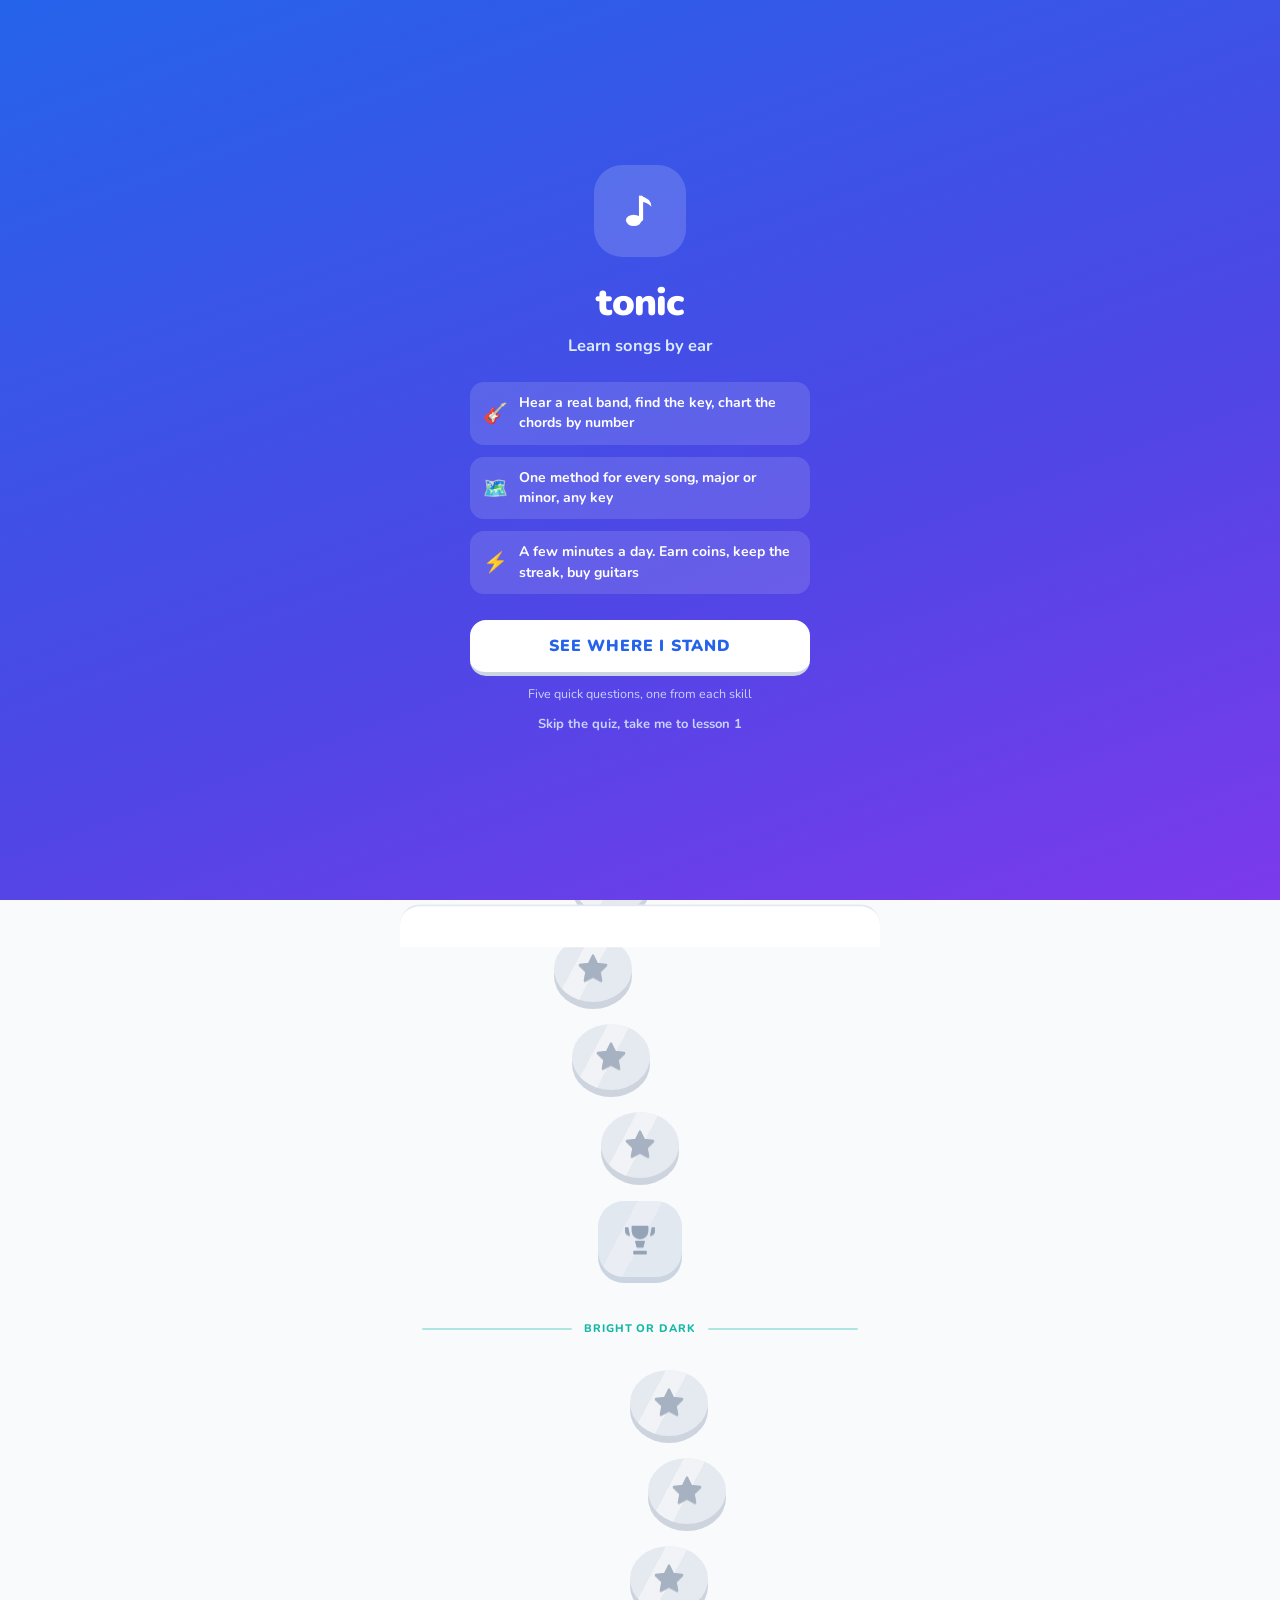
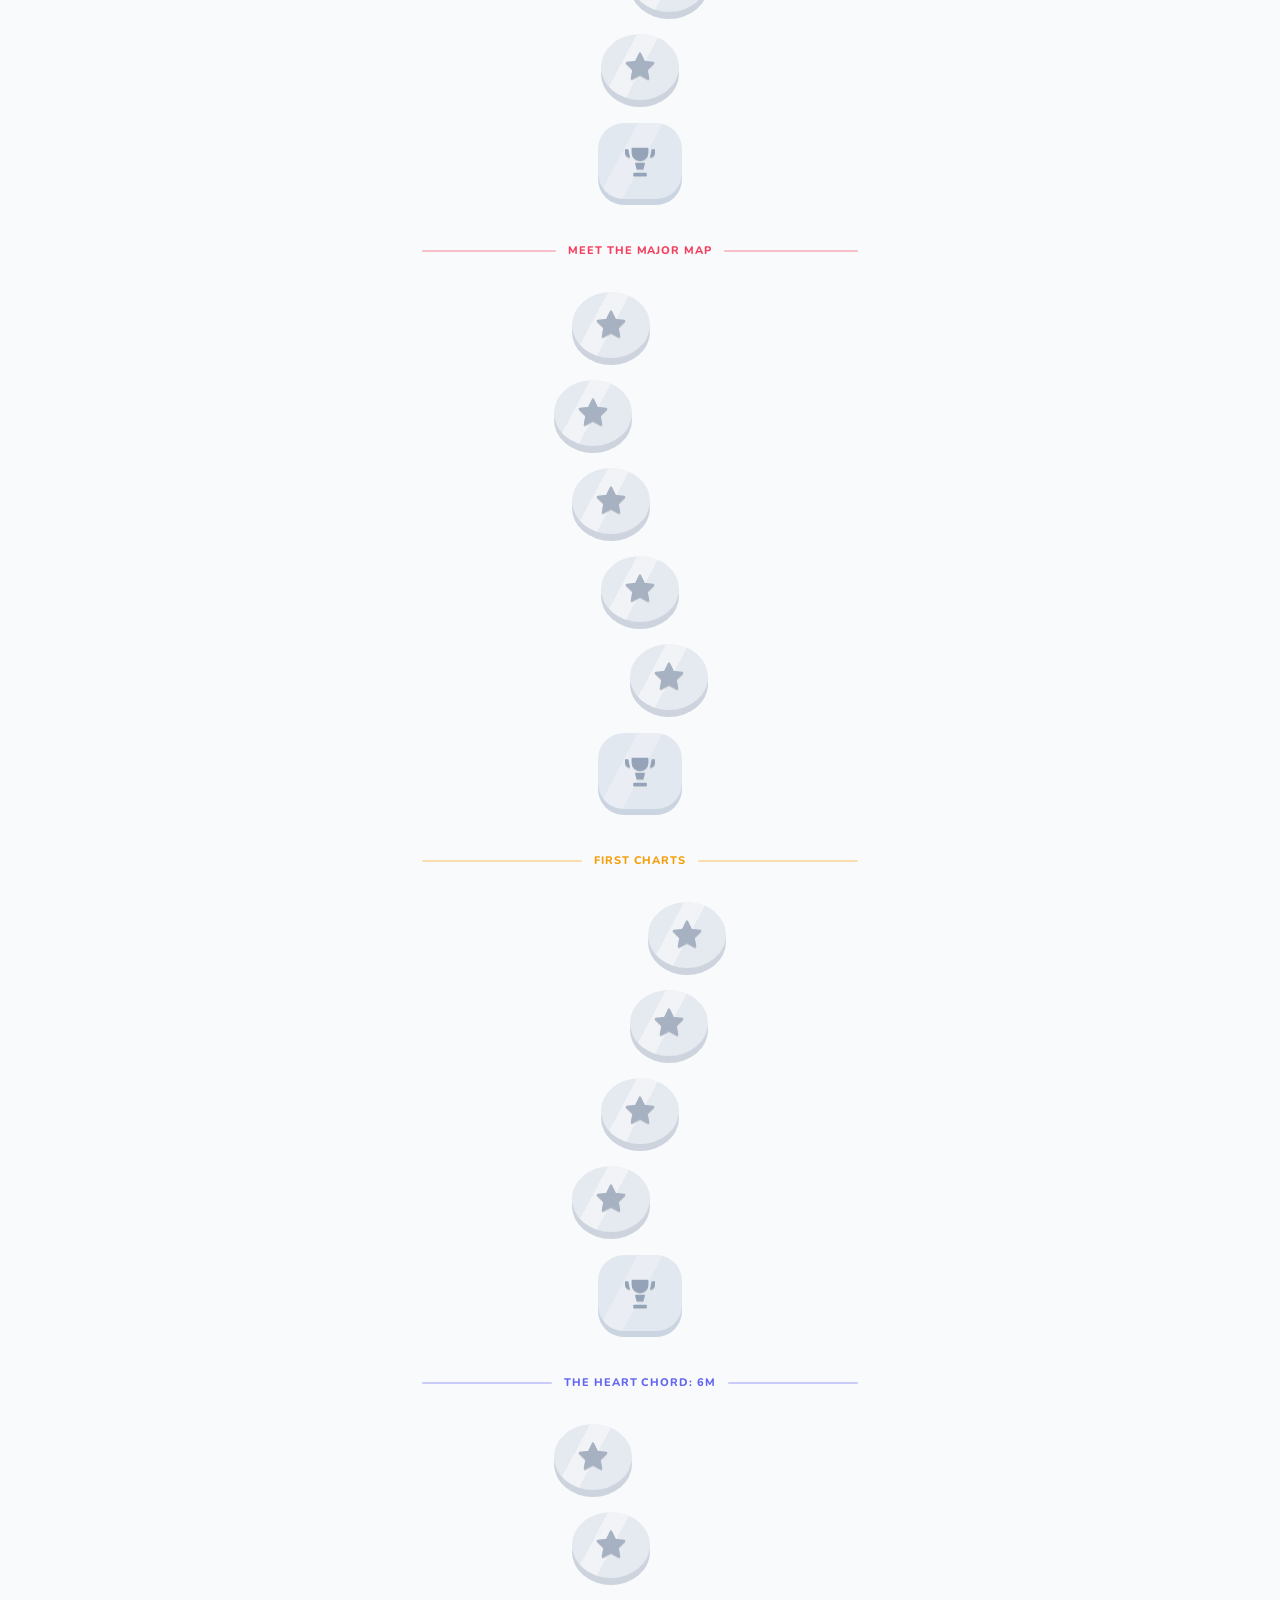
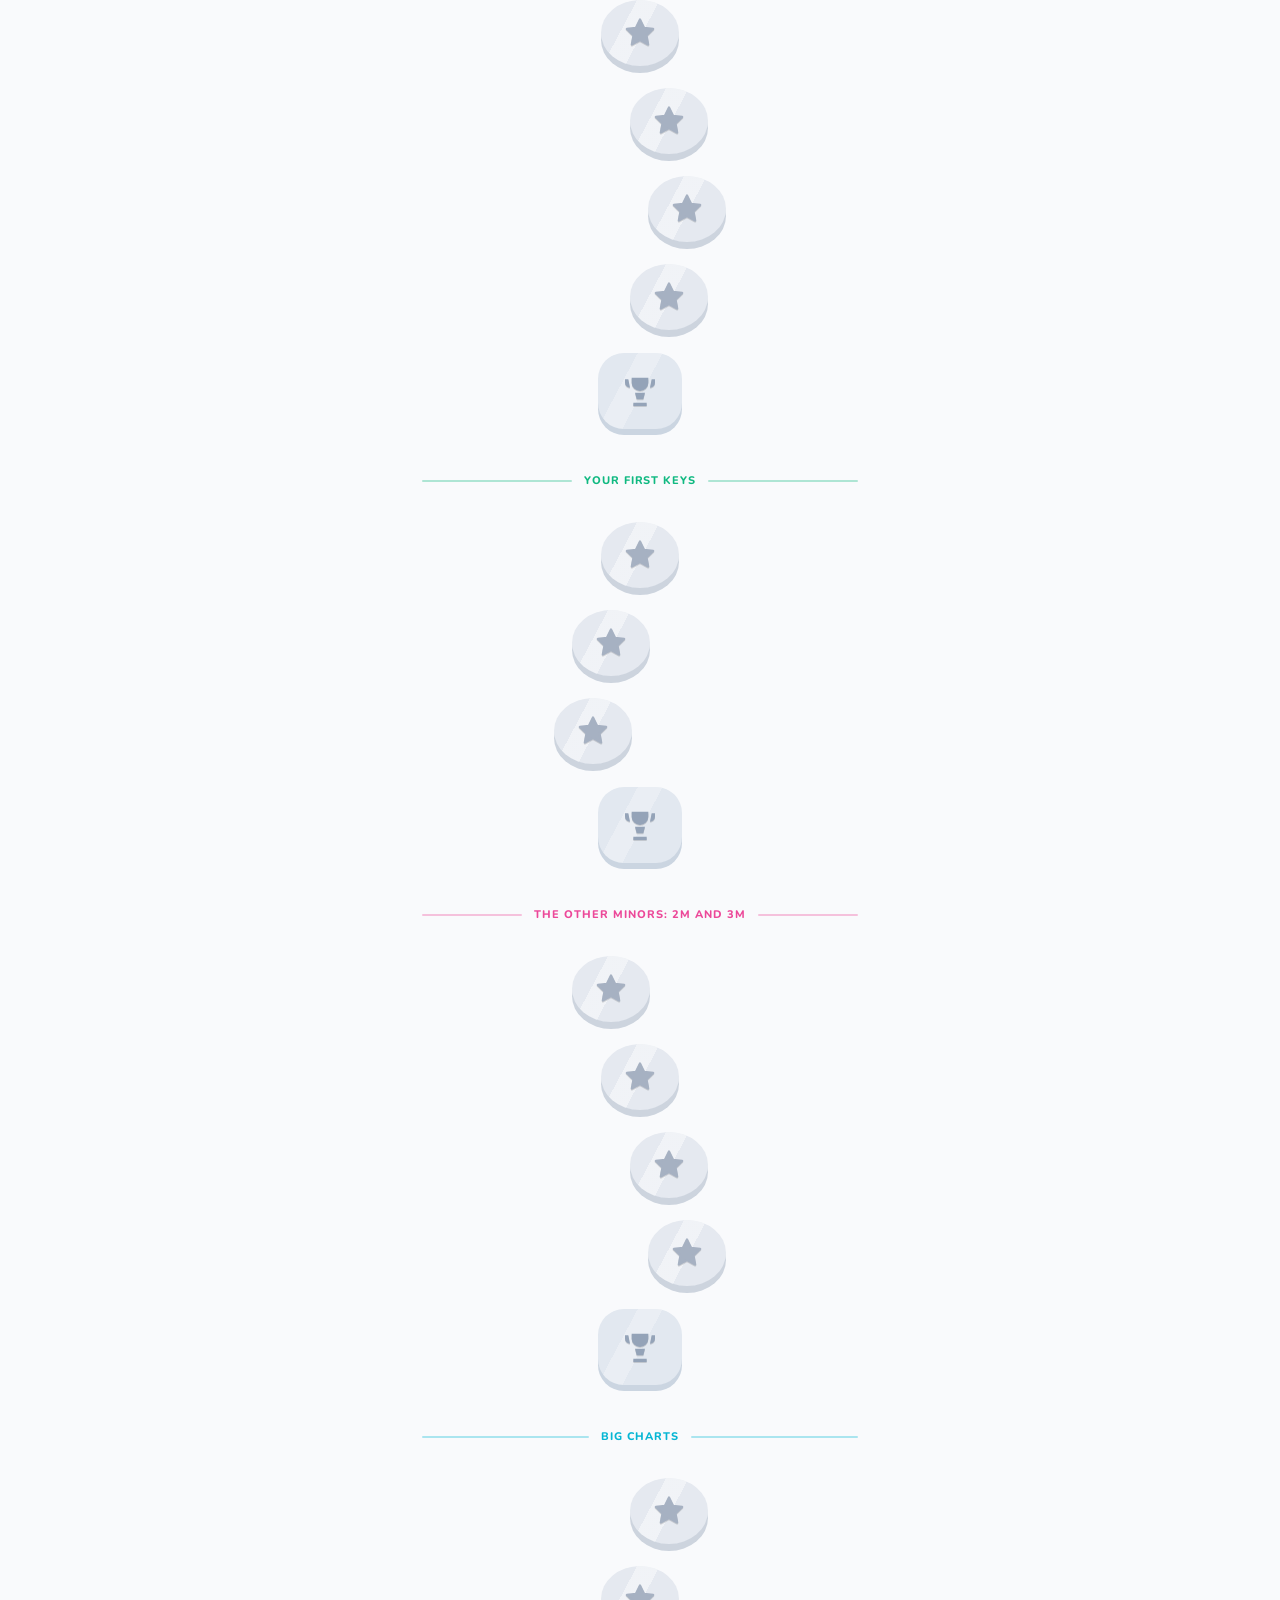
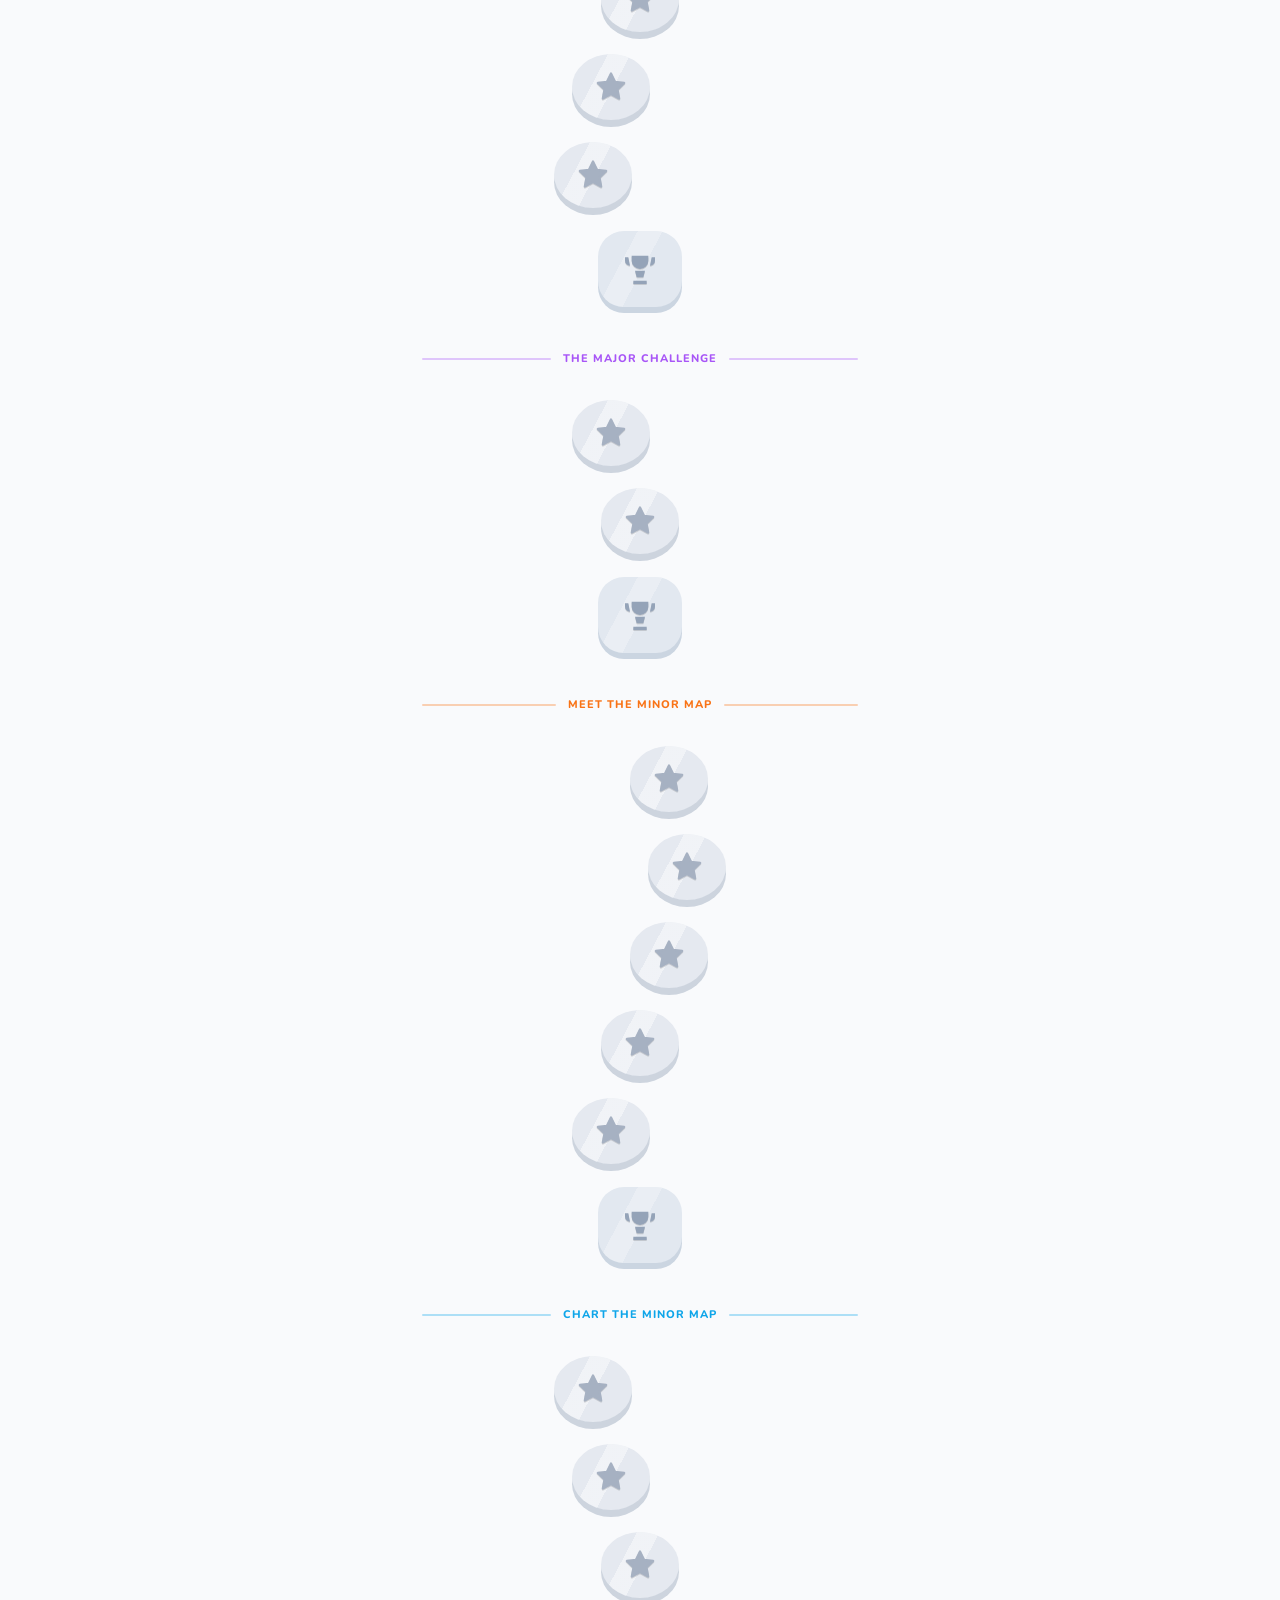
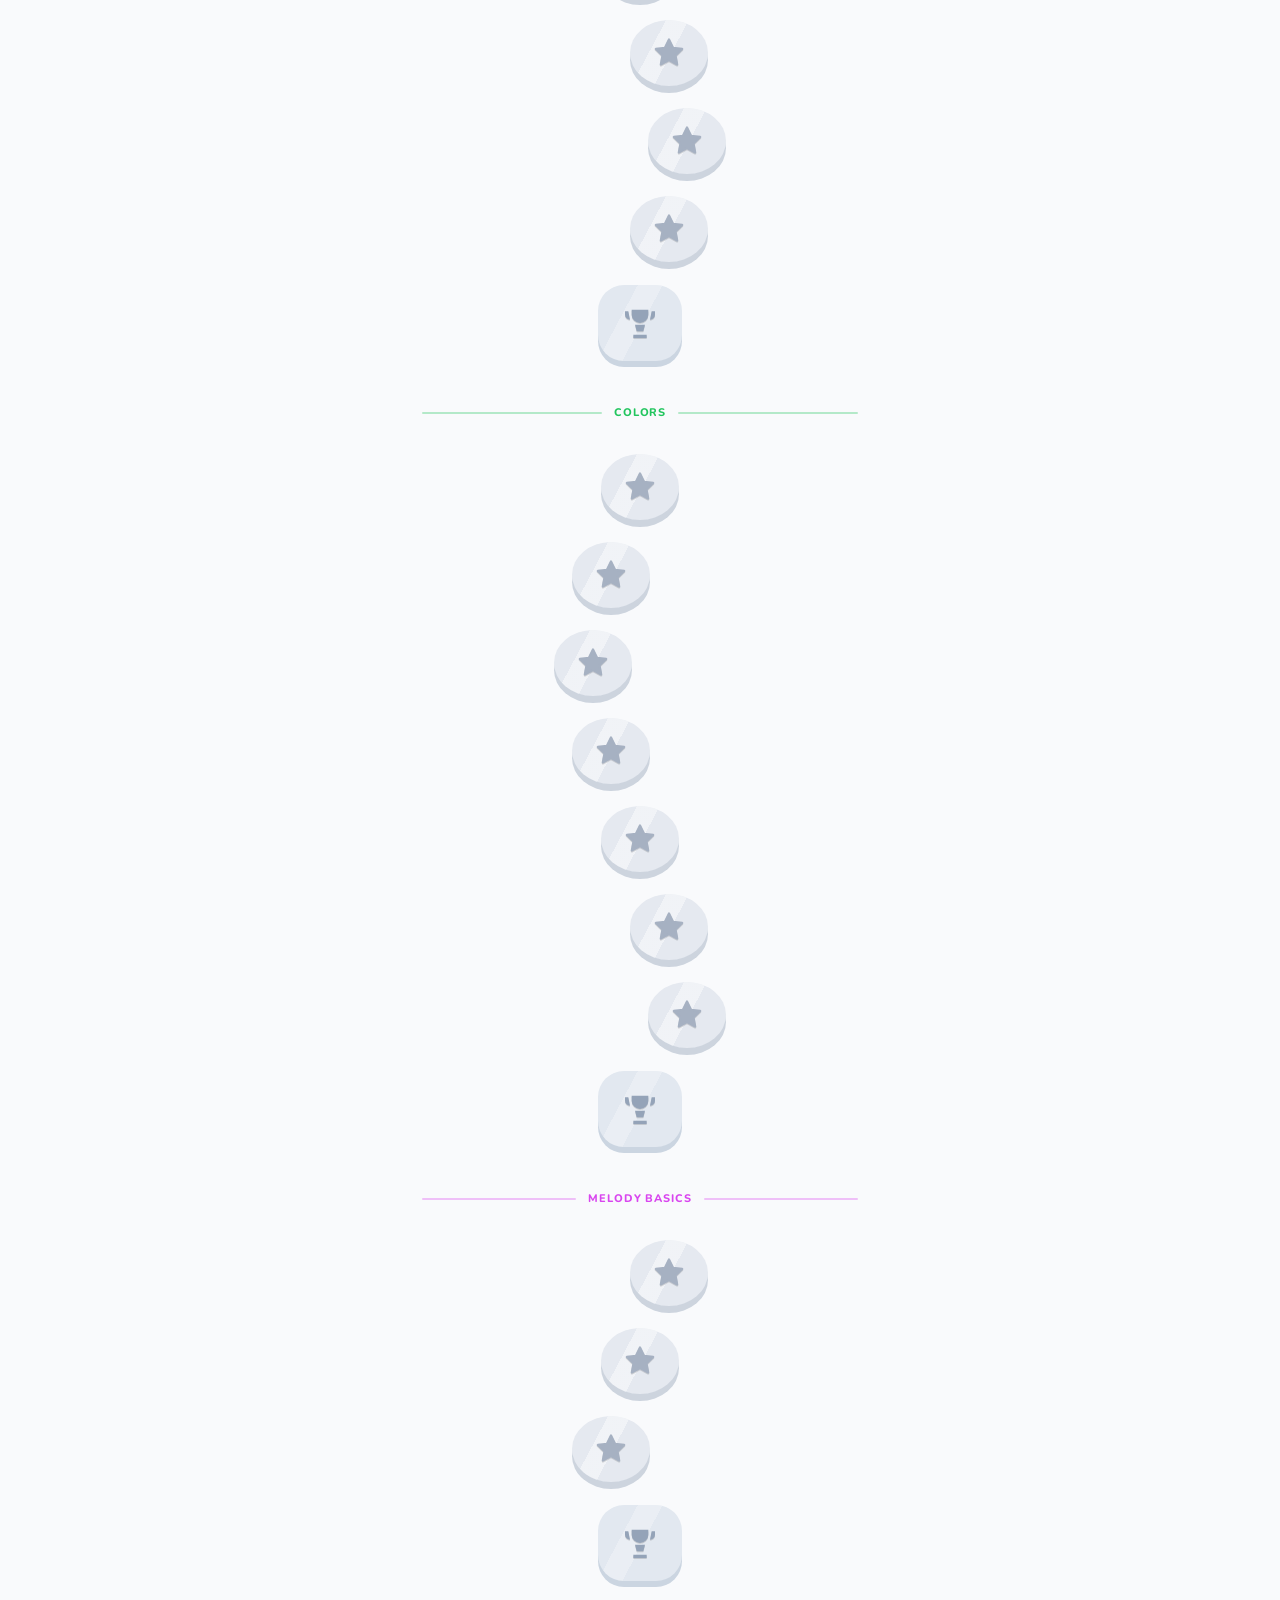
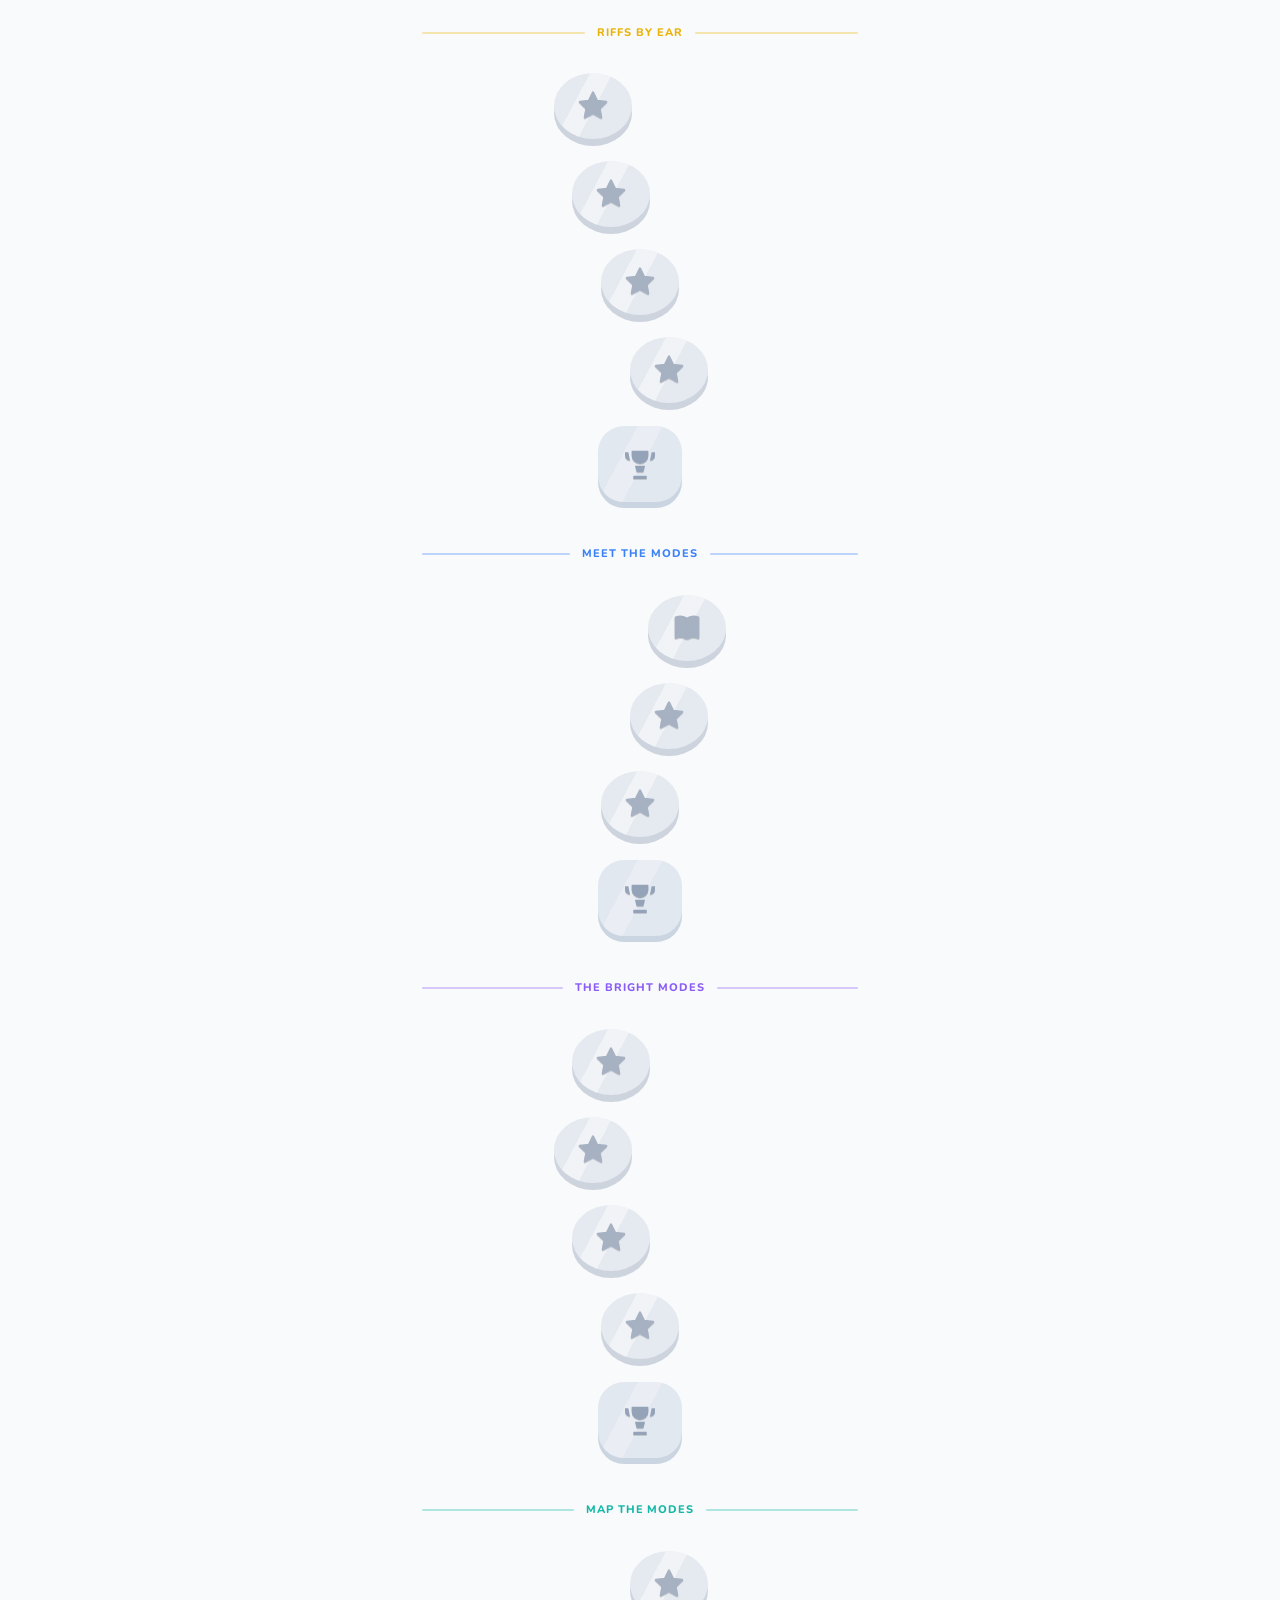
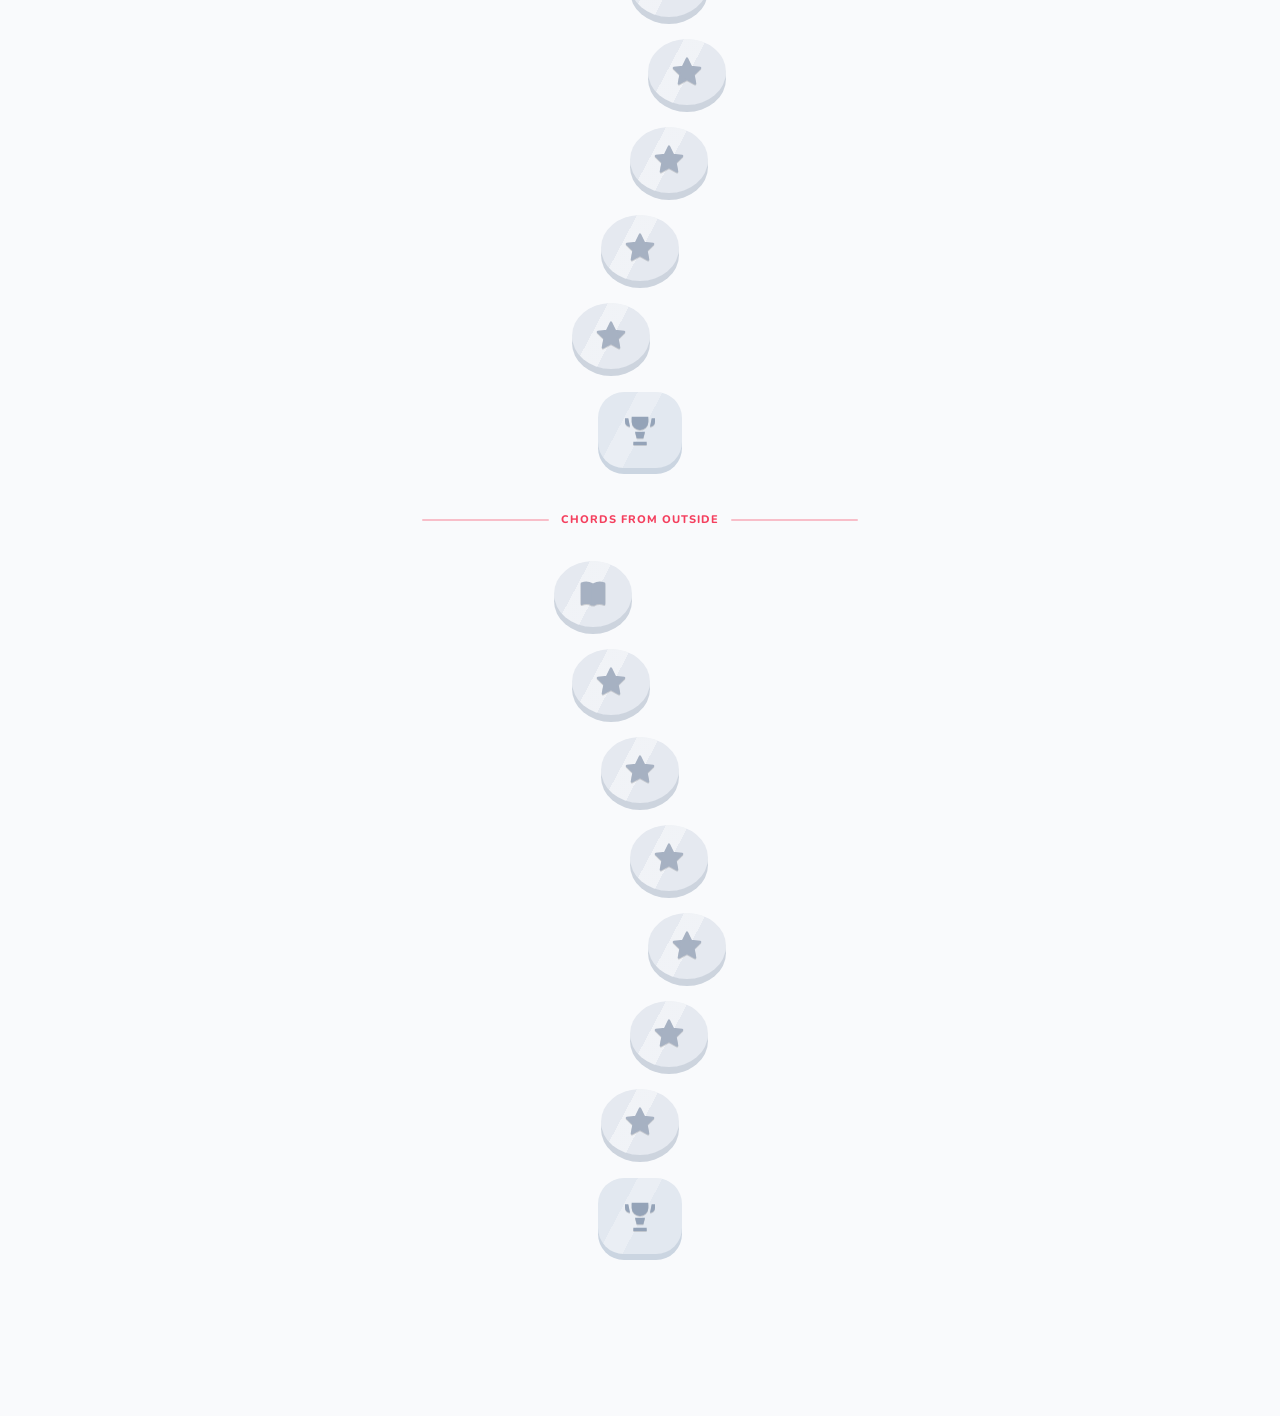
<file: index.html>
<!doctype html>
<html lang="en">
<head>
<meta charset="utf-8">
<meta name="viewport" content="width=device-width,initial-scale=1,viewport-fit=cover,user-scalable=no">
<meta name="theme-color" content="#2563eb">
<link rel="preconnect" href="https://fonts.googleapis.com">
<link rel="preconnect" href="https://fonts.gstatic.com" crossorigin>
<link href="https://fonts.googleapis.com/css2?family=Nunito:wght@700;800;900&display=swap" rel="stylesheet">
<title>Tonic: learn songs by ear</title>
<meta name="description" content="Train your ear to hear songs as numbers: find home, chart every chord, and play it in any key. Then learn to hear all seven modes. Free, in your browser.">
<link rel="icon" type="image/png" sizes="32x32" href="favicon-32.png">
<link rel="icon" type="image/png" sizes="512x512" href="icon-512.png">
<link rel="apple-touch-icon" href="apple-touch-icon.png">
<meta name="apple-mobile-web-app-title" content="Tonic">
<meta property="og:type" content="website">
<meta property="og:site_name" content="Tonic">
<meta property="og:url" content="https://oostler.github.io/oostler/">
<meta property="og:title" content="Tonic: learn songs by ear">
<meta property="og:description" content="Find home, hear every chord as a number, and play it in any key. Then the seven modes.">
<meta property="og:image" content="https://oostler.github.io/oostler/og.png">
<meta property="og:image:width" content="1200">
<meta property="og:image:height" content="630">
<meta property="og:image:alt" content="Tonic: learn songs by ear">
<meta name="twitter:card" content="summary_large_image">
<meta name="twitter:title" content="Tonic: learn songs by ear">
<meta name="twitter:description" content="Find home, hear every chord as a number, and play it in any key. Then the seven modes.">
<meta name="twitter:image" content="https://oostler.github.io/oostler/og.png">
<style>
:root{
  --bg:#f9fafc;--card:#ffffff;--fg:#1e293b;--muted:#64748b;--border:#e2e8f0;
  --blue:#2563eb;--blue-dk:#1d4ed8;--blue-press:#1e40af;--blue-soft:#dbeafe;--blue-mist:#eff6ff;
  --ok:#16a34a;--ok-soft:#dcfce7;--bad:#dc2626;--bad-soft:#fee2e2;--warn:#d97706;--warn-soft:#fef3c7;
  --r:18px;--r-sm:12px;
}
*{margin:0;padding:0;box-sizing:border-box;-webkit-tap-highlight-color:transparent}
html,body{height:100%}
body{font-family:'Nunito',-apple-system,BlinkMacSystemFont,'Segoe UI',Roboto,'Helvetica Neue',Arial,sans-serif;
  background:var(--bg);color:var(--fg);font-size:15px;line-height:1.45;
  -webkit-font-smoothing:antialiased;overscroll-behavior:none}
#app{max-width:480px;margin:0 auto;min-height:100%;display:flex;flex-direction:column;position:relative}
.screen{display:none;flex:1;flex-direction:column;padding-bottom:86px}
.screen.on{display:flex}
.pad{padding:18px 16px;display:flex;flex-direction:column;gap:14px}
h1{font-size:20px;font-weight:800}
h2{font-size:16px;font-weight:800}
h3{font-size:14px;font-weight:700}
.muted{color:var(--muted)}
.small{font-size:12.5px}
.tiny{font-size:11.5px}
.card{background:var(--card);border:2px solid var(--border);border-radius:var(--r);padding:15px}
.btn{display:inline-flex;align-items:center;justify-content:center;gap:8px;border:none;cursor:pointer;
  font-family:inherit;font-weight:800;border-radius:14px;font-size:15px;color:var(--fg);
  background:var(--card);border:2px solid var(--border);border-bottom-width:4px;padding:12px 18px;
  transition:transform .05s,filter .1s;user-select:none;-webkit-user-select:none}
.btn:active{transform:translateY(2px);border-bottom-width:2px;margin-bottom:2px}
.btn-blue{background:var(--blue);border-color:var(--blue-press);color:#fff}
.btn-ok{background:var(--ok);border-color:#15803d;color:#fff}
.btn-ghost{background:none;border-color:transparent;border-bottom-width:2px;color:var(--muted);font-weight:700}
.btn-block{display:flex;width:100%}
.btn-big{padding:15px 20px;font-size:16px;border-radius:16px}
.btn-sm{padding:8px 13px;font-size:13px;border-radius:11px;border-bottom-width:3px}
.btn:disabled{opacity:.55;pointer-events:none}
.row{display:flex;align-items:center;gap:10px}
.grow{flex:1;min-width:0}
.streak-chip{display:inline-flex;align-items:center;gap:5px;background:var(--warn-soft);color:#92400e;
  border-radius:999px;padding:5px 12px;font-weight:800;font-size:13px}
.today-chip{font-size:12.5px;font-weight:700;color:var(--muted)}
.hero{background:linear-gradient(140deg,#60a5fa,var(--blue) 72%);border:none;color:#fff;border-radius:22px;padding:20px 18px;
  box-shadow:0 6px 0 var(--blue-press)}
.hero h2{color:#fff;font-size:18px}
.hero .obj{color:#dbeafe;font-size:13.5px;margin-top:4px}
.hero .time{color:#bfdbfe;font-size:12px;margin-top:2px}
.hero .btn{margin-top:14px;background:#fff;color:var(--blue);border-color:#bfdbfe;width:100%;letter-spacing:.04em}
.unit-row{display:flex;align-items:center;gap:12px;padding:13px 15px;background:var(--card);
  border:2px solid var(--border);border-radius:var(--r);cursor:pointer}
.unit-row.locked{opacity:.5;cursor:default}
.unit-row.cur{border-color:var(--blue);box-shadow:0 0 0 1.5px var(--blue)}
.unit-ic{width:38px;height:38px;border-radius:50%;flex-shrink:0;display:flex;align-items:center;justify-content:center;
  font-size:16px;font-weight:800;background:var(--blue-mist);color:var(--blue)}
.unit-row.done .unit-ic{background:var(--ok-soft);color:var(--ok)}
.unit-name{font-weight:800;font-size:14.5px}
.unit-sub{font-size:12px;color:var(--muted)}
.lesson-list{display:flex;flex-direction:column;gap:6px;margin-top:8px}
.lesson-item{display:flex;align-items:center;gap:8px;padding:9px 12px;border-radius:var(--r-sm);
  background:var(--blue-mist);font-size:13px;font-weight:700;cursor:pointer}
.lesson-item .st{font-size:12px}
.skill-grid{display:grid;grid-template-columns:1fr 1fr;gap:10px}
.skill-tile{background:var(--card);border:2px solid var(--border);border-bottom-width:4px;border-radius:var(--r);
  padding:13px;cursor:pointer;display:flex;flex-direction:column;gap:3px}
.skill-tile:active{transform:translateY(2px)}
.skill-tile.locked{opacity:.5;pointer-events:none}
.skill-tile{min-width:0}
.skill-tile .nm{font-weight:800;font-size:13.5px;overflow-wrap:break-word}
.skill-tile .ac{font-size:11.5px;color:var(--muted)}
.bar{height:8px;background:var(--blue-mist);border-radius:99px;overflow:hidden}
.bar>div{height:100%;background:var(--blue);border-radius:99px;transition:width .3s}
.bar.g>div{background:var(--ok)}
.stat-grid{display:grid;grid-template-columns:1fr 1fr;gap:10px}
.stat{background:var(--card);border:2px solid var(--border);border-radius:var(--r);padding:13px;text-align:center}
.stat .v{font-size:22px;font-weight:800;color:var(--blue)}
.stat .l{font-size:11.5px;color:var(--muted);font-weight:700}
/* lesson runtime */
.les-head{display:flex;align-items:center;gap:11px;padding:13px 14px}
.les-head .bar{flex:1}
.x-btn{background:none;border:none;color:var(--muted);cursor:pointer;padding:6px;display:flex}
.x-btn svg{width:22px;height:22px;stroke:currentColor;fill:none;stroke-width:2.6;stroke-linecap:round}
.les-body{flex:1;display:flex;flex-direction:column;gap:14px;padding:8px 16px 130px}
.prompt{font-size:17px;font-weight:800;text-align:center;margin-top:6px}
.explain-card{background:var(--blue-mist);border:2px solid var(--blue-soft);border-radius:var(--r);padding:16px;font-size:14.5px}
.play-big{width:76px;height:76px;border-radius:50%;background:var(--blue);border:none;border-bottom:5px solid var(--blue-press);
  color:#fff;cursor:pointer;display:flex;align-items:center;justify-content:center;margin:4px auto}
.play-big:active{transform:translateY(2px);border-bottom-width:3px}
.play-big svg{width:30px;height:30px;fill:#fff;margin-left:4px}
.play-lbl{text-align:center;font-size:12px;color:var(--muted);font-weight:700;margin-top:-6px}
.choices{display:flex;flex-direction:column;gap:9px}
.choice{position:relative;display:flex;align-items:center;gap:10px;background:var(--card);border:2px solid var(--border);
  border-bottom-width:4px;border-radius:var(--r);padding:13px 15px;cursor:pointer;font-family:inherit;font-size:15px;
  font-weight:800;text-align:left;color:var(--fg)}
.choice:active{transform:translateY(2px);border-bottom-width:2px;margin-bottom:2px}
.choice .sub{display:block;font-size:12px;color:var(--muted);font-weight:600}
.choice.is-ok{border-color:var(--ok);background:var(--ok-soft)}
.choice.is-bad{border-color:var(--bad);background:var(--bad-soft);animation:shk .3s}
.choice:disabled{cursor:default}
.choice .mini-play{margin-left:auto;width:34px;height:34px;border-radius:50%;background:var(--blue-mist);color:var(--blue);
  display:flex;align-items:center;justify-content:center;flex-shrink:0}
.choice .mini-play svg{width:15px;height:15px;fill:currentColor;margin-left:2px}
@keyframes shk{0%,100%{transform:translateX(0)}25%{transform:translateX(-5px)}75%{transform:translateX(5px)}}
.slots{display:flex;gap:8px;justify-content:center;flex-wrap:wrap;min-height:52px}
.slot{width:52px;height:52px;border-radius:14px;border:2.5px dashed var(--border);display:flex;align-items:center;
  justify-content:center;font-weight:800;font-size:16px;background:var(--card)}
.slot.fill{border-style:solid;border-color:var(--blue);background:var(--blue-mist);color:var(--blue)}
.slots.many{gap:6px}.slots.many .slot{width:40px;height:46px;border-radius:12px;font-size:14px}
.tilebar.many .tile{min-width:46px;height:46px}
.slot.s-ok{border-color:var(--ok);background:var(--ok-soft);color:var(--ok)}
.slot.s-bad{border-color:var(--bad);background:var(--bad-soft);color:var(--bad)}
.tilebar{display:flex;gap:9px;justify-content:center;flex-wrap:wrap}
.tile{min-width:56px;height:52px;border-radius:14px;background:var(--card);border:2px solid var(--border);
  border-bottom-width:4px;font-family:inherit;font-size:16px;font-weight:800;cursor:pointer;color:var(--fg);padding:0 12px}
.tile:active{transform:translateY(2px);border-bottom-width:2px;margin-bottom:2px}
.tap-big{width:150px;height:150px;border-radius:50%;margin:10px auto;background:var(--blue);border:none;
  border-bottom:7px solid var(--blue-press);color:#fff;font-size:19px;font-weight:800;cursor:pointer;font-family:inherit}
.tap-big:active{transform:translateY(3px);border-bottom-width:4px}
.tap-count{text-align:center;font-weight:800;color:var(--blue);font-size:14px;min-height:20px}
.term{text-decoration:underline dotted 2px var(--blue);cursor:pointer;color:var(--blue);font-weight:800}
.fb{position:fixed;bottom:0;left:0;right:0;max-width:480px;margin:0 auto;background:var(--card);
  border-top:2.5px solid var(--border);padding:14px 16px calc(16px + env(safe-area-inset-bottom,0));
  transform:translateY(110%);transition:transform .2s;z-index:50;border-radius:20px 20px 0 0}
.fb.up{transform:translateY(0)}
.fb.is-ok{background:var(--ok-soft);border-color:var(--ok)}
.fb.is-bad{background:var(--bad-soft);border-color:var(--bad)}
.fb-title{font-weight:800;font-size:15px}
.fb.is-ok .fb-title{color:#15803d}
.fb.is-bad .fb-title{color:var(--bad)}
.fb-sub{font-size:13px;margin-top:2px;color:var(--fg)}
.fb-btns{display:flex;gap:8px;margin-top:11px}
.fb-btns .btn{flex:1}
.done-face{font-size:52px;text-align:center;margin-top:26px}
.done-acc{font-size:40px;font-weight:800;text-align:center;color:var(--blue)}
.done-note{text-align:center;color:var(--muted);font-size:14px;max-width:290px;margin:0 auto}
.sheet-wrap{position:fixed;inset:0;background:rgba(15,23,42,.45);z-index:80;display:none;align-items:flex-end;justify-content:center}
.sheet-wrap.on{display:flex}
.sheet{background:var(--card);border-radius:22px 22px 0 0;max-width:480px;width:100%;padding:20px 18px calc(24px + env(safe-area-inset-bottom,0))}
.sheet h3{font-size:16px;margin-bottom:6px;color:var(--blue)}
.sheet p{font-size:14px}
.sheet .btn{margin-top:14px;width:100%}
nav{position:fixed;bottom:0;left:0;right:0;max-width:480px;margin:0 auto;background:var(--card);
  border-top:2.5px solid var(--border);display:flex;height:68px;z-index:40;border-radius:20px 20px 0 0}
.nav-btn{flex:1;border:none;background:none;font-family:inherit;font-size:11px;font-weight:800;color:#94a3b8;
  display:flex;flex-direction:column;align-items:center;justify-content:center;gap:3px;cursor:pointer;
  padding-bottom:env(safe-area-inset-bottom,0)}
.nav-btn svg{width:23px;height:23px;stroke:currentColor;fill:none;stroke-width:2.2;stroke-linecap:round;stroke-linejoin:round}
.nav-btn.on{color:var(--blue)}
input[type=range]{width:100%;accent-color:var(--blue)}
.switch{position:relative;width:50px;height:29px;flex-shrink:0}
.switch input{opacity:0;width:0;height:0}
.switch span{position:absolute;inset:0;background:#cbd5e1;border-radius:99px;transition:.2s;cursor:pointer}
.switch span:before{content:'';position:absolute;width:23px;height:23px;border-radius:50%;background:#fff;top:3px;left:3px;transition:.2s}
.switch input:checked+span{background:var(--blue)}
.switch input:checked+span:before{transform:translateX(21px)}
.fret-wrap{overflow-x:auto}
.weak-item{display:flex;justify-content:space-between;padding:7px 0;border-bottom:1.5px solid var(--border);font-size:13.5px}
.weak-item:last-child{border-bottom:none}
.weak-item b{font-weight:800}
.weak-item .pc{color:var(--bad);font-weight:800}
.part-head{margin-top:16px;font-size:11px;font-weight:800;letter-spacing:.1em;text-transform:uppercase;color:var(--blue);display:flex;align-items:center;gap:8px}
.part-head:before,.part-head:after{content:'';height:2px;background:var(--blue-soft);flex:1;border-radius:2px}
.brand-row{display:flex;align-items:center;gap:9px}
.brand-mark{width:34px;height:34px;border-radius:11px;background:linear-gradient(135deg,var(--blue),var(--blue-dk));display:flex;align-items:center;justify-content:center;box-shadow:0 3px 0 #1e40af;flex-shrink:0}
.brand-mark svg{width:19px;height:19px;fill:#fff}
.brand-name{font-size:19px;font-weight:800;color:var(--blue);letter-spacing:-.02em}
.seat-row{display:flex;align-items:center;gap:12px;background:var(--card);border:2px solid var(--border);border-bottom-width:4px;border-radius:var(--r);padding:11px 14px;cursor:pointer}
.seat-row:active{transform:translateY(2px);border-bottom-width:2px;margin-bottom:2px}
.seat-row.home{border-color:var(--blue);background:var(--blue-mist)}
.seat-num{font-size:20px;font-weight:800;width:46px;color:var(--blue)}
.seat-tag{font-size:10.5px;font-weight:800;text-transform:uppercase;letter-spacing:.05em;border-radius:99px;padding:5px 12px;white-space:nowrap;flex-shrink:0}
.seat-tag.mj{background:var(--warn-soft);color:#92400e}
.seat-tag.mn{background:#ede9fe;color:#6d28d9}
.seat-tag.dm{background:var(--bad-soft);color:var(--bad)}
.seat-name{margin-left:auto;font-weight:800;font-size:16px}
.seat-right{margin-left:auto;display:flex;flex-direction:column;align-items:flex-end;gap:1px}
.seat-right .seat-name{margin-left:0}
.seat-mode{font-size:9.5px;font-weight:800;color:var(--muted);letter-spacing:.04em;text-transform:uppercase}
.mode-tog{display:flex;gap:8px}
.mode-tog .btn{flex:1}
.mode-tog .btn.on{background:var(--blue);border-color:var(--blue-press);color:#fff}
/* --- mode lens --- */
.km-modes{display:grid;grid-template-columns:repeat(4,1fr);gap:6px}
.mode-btn{padding:8px 3px;border:2px solid var(--border);border-bottom-width:3px;border-radius:12px;background:var(--card);
  font-family:inherit;font-weight:800;font-size:11px;color:var(--fg);cursor:pointer;line-height:1.25;
  display:flex;flex-direction:column;align-items:center;gap:1px;min-width:0}
.mode-btn .mb-n{white-space:nowrap;overflow:hidden;text-overflow:ellipsis;max-width:100%}
.mode-btn .mb-a{font-size:8.5px;font-weight:800;letter-spacing:.04em;text-transform:uppercase;color:var(--blue)}
.mode-btn.anchor{border-color:var(--blue);background:var(--blue-mist)}
.mode-btn.dim{opacity:.55}
.mode-btn.on{background:var(--blue);border-color:var(--blue-press);color:#fff;opacity:1}
.mode-btn.on .mb-a{color:#dbeafe}
.mode-btn:active{transform:translateY(1px);border-bottom-width:2px}
.km-legend{display:flex;gap:12px;justify-content:center;font-size:10px;font-weight:800;color:var(--muted);letter-spacing:.02em}
.km-legend i{display:inline-block;width:9px;height:9px;border-radius:3px;margin-right:4px;vertical-align:-1px}
.mode-head{background:var(--card);border:2px solid var(--border);border-bottom-width:4px;border-radius:16px;padding:12px 14px;display:flex;flex-direction:column;gap:9px}
.mh-top{display:flex;align-items:baseline;gap:8px;flex-wrap:wrap}
.mh-name{font-size:19px;font-weight:900}
.mh-alias{font-size:11px;font-weight:800;text-transform:uppercase;letter-spacing:.05em;color:var(--blue);background:var(--blue-mist);border-radius:99px;padding:3px 9px}
.mh-parent{font-size:11.5px;font-weight:700;color:var(--muted);width:100%}
.mh-feel{font-size:12.5px;font-weight:700;color:var(--fg)}
.iv-row{display:grid;grid-template-columns:repeat(7,1fr);gap:4px}
.iv-cell{border:2px solid var(--border);border-radius:9px;padding:6px 0;text-align:center;font-size:12px;font-weight:800;color:var(--muted);background:var(--bg)}
.iv-cell.chr{background:var(--warn-soft);border-color:#f59e0b;color:#92400e}
.iv-cell.root{background:var(--blue-mist);border-color:var(--blue);color:var(--blue)}
.iv-cell.alt{background:#fffbeb;border-color:#fcd34d;color:#b45309}
.mh-btns{display:flex;gap:7px;flex-wrap:wrap}
.mh-btns button{min-width:0}
@media (max-width:360px){.mh-btns{gap:5px}.mh-btns button{font-size:11px;padding:8px 2px}.kh-btn{font-size:11px;padding:7px 8px}}
.mh-btns button{flex:1;padding:9px 4px;border:2px solid var(--border);border-bottom-width:3px;border-radius:12px;background:var(--bg);
  font-family:inherit;font-weight:800;font-size:12px;color:var(--fg);cursor:pointer;white-space:nowrap}
.mh-btns button:active{transform:translateY(1px);border-bottom-width:2px}
.mh-chr{font-size:11.5px;font-weight:800;color:#92400e;background:var(--warn-soft);border-radius:10px;padding:7px 10px}
.mh-lbl{font-size:10px;font-weight:800;letter-spacing:.06em;text-transform:uppercase;color:var(--muted);margin-bottom:-4px}
.mh-form{font-size:12.5px;font-weight:800;color:var(--fg)}
.mh-form b{color:#b45309}
/* --- all-seven table (Start here) --- */
.mt-tog{display:flex;gap:6px;margin-bottom:8px}
.mt-tog button{flex:1;padding:8px 4px;border:2px solid var(--border);border-bottom-width:3px;border-radius:11px;background:var(--card);font-family:inherit;font-weight:800;font-size:12px;color:var(--fg);cursor:pointer}
.mt-tog button.on{background:var(--blue);border-color:var(--blue-press);color:#fff}
.mt-row{display:flex;align-items:center;gap:8px;background:var(--card);border:2px solid var(--border);border-bottom-width:3px;border-radius:13px;padding:7px 9px;margin-bottom:6px;cursor:pointer}
.mt-row:active{transform:translateY(2px);border-bottom-width:1px}
.mt-row.anchor{border-color:var(--blue);background:var(--blue-mist)}
.mt-name{width:84px;flex-shrink:0;display:flex;flex-direction:column;line-height:1.15}
.mt-name b{font-size:13px;font-weight:900}
.mt-name span{font-size:9px;font-weight:800;letter-spacing:.05em;text-transform:uppercase;color:var(--muted)}
.mt-row.anchor .mt-name span{color:var(--blue)}
.mt-cells{flex:1;display:grid;grid-template-columns:repeat(7,1fr);gap:3px;min-width:0}
.mt-cell{text-align:center;font-size:11px;font-weight:800;border-radius:7px;padding:4px 0;background:var(--bg);color:var(--fg);border:1.5px solid var(--border)}
.mt-cell.home{background:var(--blue);border-color:var(--blue);color:#fff}
.mt-cell.alt{background:var(--warn-soft);border-color:#f59e0b;color:#92400e}
/* --- mode chips on the chord map --- */
.mode-chip{font-size:9.5px;font-weight:800;letter-spacing:.04em;text-transform:uppercase;border-radius:99px;padding:3px 8px;border:1.5px solid var(--border);color:var(--muted);background:var(--card);cursor:pointer;font-family:inherit;white-space:nowrap}
.mode-chip.anchor{background:var(--blue);border-color:var(--blue-press);color:#fff}
.mode-chip:active{transform:translateY(1px)}
.key-head{background:var(--card);border:2px solid var(--blue);border-bottom-width:4px;border-radius:16px;padding:11px 13px;display:flex;flex-direction:column;gap:8px}
.kh-top{display:flex;align-items:center;gap:8px;flex-wrap:wrap}
.kh-name{font-size:18px;font-weight:900}
.kh-mode{font-size:10.5px;font-weight:800;text-transform:uppercase;letter-spacing:.05em;color:#fff;background:var(--blue);border-radius:99px;padding:3px 9px}
.kh-btn{margin-left:auto;padding:7px 11px;border:2px solid var(--border);border-bottom-width:3px;border-radius:11px;background:var(--bg);font-family:inherit;font-weight:800;font-size:12px;color:var(--fg);cursor:pointer;white-space:nowrap}
.kh-btn:active{transform:translateY(1px);border-bottom-width:2px}
.kh-form{font-size:11.5px;font-weight:700;color:var(--muted)}
.lp-head{display:flex;align-items:center;gap:9px;padding:2px 0 4px}
.streak-chip{margin-left:auto}
.km-card{display:flex;align-items:center;gap:10px;background:var(--card);border:2px solid var(--border);border-bottom-width:4px;border-radius:16px;padding:11px 14px;cursor:pointer;font-weight:800;font-size:14px;width:100%;font-family:inherit;color:var(--fg)}
.km-card:active{transform:translateY(2px);border-bottom-width:2px;margin-bottom:2px}
.km-card .km-emoji{font-size:20px}
.km-card .km-sub{font-size:11.5px;font-weight:600;color:var(--muted)}
.path{position:relative;padding:0 0 44px}
.unit-sec{position:relative}
.lp-header{position:sticky;top:66px;z-index:9;color:#fff;border-radius:16px;padding:13px 16px;margin:0 0 6px;box-shadow:0 4px 0 var(--lphd);transition:background-color .35s ease,box-shadow .35s ease}
.lp-header .ub-top{font-size:10px;font-weight:800;letter-spacing:.11em;text-transform:uppercase;opacity:.85}
.lp-header h3{color:#fff;font-size:15.5px;margin-top:1px}
.lp-header .ub-goal{color:#fff;opacity:.88;font-size:12px;margin-top:2px}
.lp-header .ub-prog{margin-top:9px;height:7px;background:rgba(255,255,255,.3);border-radius:99px;overflow:hidden}
.lp-header .ub-prog>div{height:100%;background:#fff;border-radius:99px;transition:width .3s}
.unit-divider{display:flex;align-items:center;gap:12px;margin:30px 6px 2px;color:var(--dvc,#94a3b8)}
.unit-divider:before,.unit-divider:after{content:'';height:2px;flex:1;background:currentColor;opacity:.32;border-radius:2px}
.unit-divider span{font-size:11px;font-weight:800;letter-spacing:.09em;text-transform:uppercase;white-space:nowrap;color:var(--dvc,#94a3b8)}
.unit-divider.first{display:none}
.unit-nodes{position:relative;padding:20px 0 10px;z-index:1}
.node-wrap{position:relative;display:flex;flex-direction:column;align-items:center;padding:11px 0;scroll-margin-top:170px}
.node{width:78px;height:66px;border-radius:50%;display:flex;align-items:center;justify-content:center;cursor:pointer;border:none;font-family:inherit;transition:transform .08s;position:relative;background:var(--nc);box-shadow:0 7px 0 var(--nd)}
.node:before{content:'';position:absolute;inset:0;border-radius:50%;background:linear-gradient(118deg,rgba(255,255,255,0) 32%,rgba(255,255,255,.28) 32%,rgba(255,255,255,.28) 52%,rgba(255,255,255,0) 52%);pointer-events:none}
.node:active{transform:translateY(5px);box-shadow:0 2px 0 var(--nd)}
.node.locked{background:#e5e9f0;box-shadow:0 7px 0 #cdd4de}
.node.locked svg{fill:#a6b1c2;stroke:#a6b1c2}
.node.locked:before{background:linear-gradient(118deg,rgba(255,255,255,0) 32%,rgba(255,255,255,.45) 32%,rgba(255,255,255,.45) 52%,rgba(255,255,255,0) 52%)}
.node.cur{width:88px;height:74px}
.node.cur:after{content:'';position:absolute;left:-9px;right:-9px;top:-9px;bottom:-9px;border-radius:50%;border:4px solid var(--nc);animation:pulse 1.8s ease-out infinite;pointer-events:none}
@keyframes pulse{0%{transform:scale(1);opacity:.55}70%{opacity:.06}100%{transform:scale(1.38);opacity:0}}
.node svg{width:34px;height:34px;filter:drop-shadow(0 1.5px 0 rgba(0,0,0,.14))}
.node svg,.node.cur svg{fill:#fff;stroke:#fff}
.node.just{animation:justPop .55s cubic-bezier(.34,1.56,.64,1)}
@keyframes justPop{0%{transform:scale(.6)}60%{transform:scale(1.14)}100%{transform:scale(1)}}
.start-bubble{position:absolute;top:-36px;left:50%;transform:translateX(-50%);background:#fff;color:var(--nc);font-weight:900;font-size:12px;letter-spacing:.09em;padding:6px 14px;border-radius:12px;box-shadow:0 3px 0 rgba(148,163,184,.55);white-space:nowrap;z-index:3}
.start-bubble:after{content:'';position:absolute;bottom:-5px;left:50%;transform:translateX(-50%);border:6px solid transparent;border-top-color:#fff;border-bottom:0}
@keyframes bob{0%,100%{transform:translateY(0)}50%{transform:translateY(-6px)}}
.unit-trophy{display:flex;flex-direction:column;align-items:center;gap:7px;padding:12px 0 4px}
.unit-trophy .tnode{width:84px;height:76px;border-radius:26px;display:flex;align-items:center;justify-content:center;background:var(--nc);box-shadow:0 7px 0 var(--nd);cursor:pointer;position:relative;overflow:hidden}
.unit-trophy .tnode:before{content:'';position:absolute;inset:0;background:linear-gradient(118deg,rgba(255,255,255,0) 32%,rgba(255,255,255,.28) 32%,rgba(255,255,255,.28) 52%,rgba(255,255,255,0) 52%)}
.unit-trophy .tnode svg{width:40px;height:40px;fill:#fff;filter:drop-shadow(0 1.5px 0 rgba(0,0,0,.14))}
.unit-trophy.dim .tnode{filter:saturate(.45) brightness(1.25) opacity(.9)}
.unit-trophy.grey .tnode{background:#e2e8f0;box-shadow:0 6px 0 #cbd5e1}
.unit-trophy.grey .tnode svg{fill:#94a3b8}
.read-card{background:var(--blue-mist);border:2px solid var(--blue-soft);border-radius:var(--r);padding:18px;font-size:15px;line-height:1.5}
.read-h{font-size:19px;font-weight:800;text-align:center;margin-top:8px}
.read-demo{display:inline-flex;align-items:center;gap:8px;background:var(--blue);color:#fff;border:none;border-bottom:4px solid var(--blue-press);border-radius:13px;padding:11px 18px;font-family:inherit;font-weight:800;font-size:14px;cursor:pointer;margin:2px auto}
.read-demo:active{transform:translateY(2px);border-bottom-width:2px}
.read-demo svg{width:16px;height:16px;fill:#fff}
.read-dots{display:flex;gap:6px;justify-content:center;margin-top:4px}
.read-dots span{width:7px;height:7px;border-radius:50%;background:var(--border)}
.read-dots span.on{background:var(--blue)}
.lp-stats{position:sticky;top:0;z-index:30;background:var(--bg);display:flex;align-items:center;gap:16px;padding:12px 4px 14px;min-height:58px}
.brand-mini{width:30px;height:30px;border-radius:9px;background:linear-gradient(135deg,var(--blue),var(--blue-dk));display:flex;align-items:center;justify-content:center;box-shadow:0 2px 0 #1e40af;flex-shrink:0}
.brand-mini svg{width:16px;height:16px;fill:#fff}
.spill{display:inline-flex;align-items:center;gap:6px;font-weight:800;font-size:15.5px}
.spill svg{width:20px;height:20px}
.spill.streak{color:#f59e0b}
.spill.xp{color:#2563eb}
.lp-km{margin-left:auto;width:40px;height:40px;border-radius:12px;background:var(--card);border:2px solid var(--border);border-bottom-width:4px;display:flex;align-items:center;justify-content:center;cursor:pointer;font-size:19px}
.lp-km:active{transform:translateY(2px);border-bottom-width:2px}
.emap{margin-top:10px}
.emap-tog{display:flex;gap:8px;margin-bottom:10px}
.emap-tog button{flex:1;padding:8px 0;border:2px solid var(--border);border-bottom-width:3px;border-radius:11px;background:var(--card);font-family:inherit;font-weight:800;font-size:13px;color:var(--fg);cursor:pointer}
.emap-tog button.on{background:var(--blue);border-color:var(--blue-press);color:#fff}
.emap-keys{display:grid;grid-template-columns:repeat(3,1fr);gap:6px;margin-bottom:10px}
.emap-keys button{padding:10px 4px;border:2px solid var(--border);border-radius:11px;background:var(--card);font-family:inherit;font-weight:800;font-size:11.5px;color:var(--fg);cursor:pointer;line-height:1.2;white-space:nowrap;overflow:hidden;text-overflow:ellipsis}
.emap-keys button.on{background:var(--blue);border-color:var(--blue-press);color:#fff}
.emap-seat{display:flex;align-items:center;gap:11px;background:var(--card);border:2px solid var(--border);border-bottom-width:3px;border-radius:13px;padding:9px 12px;cursor:pointer;margin-bottom:6px}
.emap-seat:active{transform:translateY(2px);border-bottom-width:1px}
.emap-seat.home{border-color:var(--blue);background:var(--blue-mist)}
.emap-seat .es-num{font-size:18px;font-weight:800;width:40px;color:var(--blue)}
.emap-seat .es-tag{font-size:10px;font-weight:800;text-transform:uppercase;letter-spacing:.05em;border-radius:99px;padding:5px 11px;white-space:nowrap;flex-shrink:0}
.es-tag.mj{background:var(--warn-soft);color:#92400e}.es-tag.mn{background:#ede9fe;color:#6d28d9}.es-tag.dm{background:var(--bad-soft);color:var(--bad)}
.emap-seat .es-name{margin-left:auto;font-weight:800;font-size:15px}
.es-right{margin-left:auto;display:flex;flex-direction:column;align-items:flex-end;gap:1px}
.es-right .es-name{margin-left:0}
.es-mode{font-size:9px;font-weight:800;color:var(--muted);letter-spacing:.04em;text-transform:uppercase}
.emap-note{font-size:11.5px;color:var(--muted);text-align:center;margin-top:8px}
/* ===== motion & polish ===== */
.screen.on{animation:screenIn .22s ease}
@keyframes screenIn{from{opacity:.45;transform:translateY(7px)}to{opacity:1;transform:none}}
#lesson{position:relative;overflow:hidden}
#les-body.anim>*{animation:rise .34s cubic-bezier(.22,1,.36,1) both}
#les-body.anim>*:nth-child(2){animation-delay:.05s}
#les-body.anim>*:nth-child(3){animation-delay:.1s}
#les-body.anim>*:nth-child(4){animation-delay:.15s}
#les-body.anim>*:nth-child(5){animation-delay:.2s}
#les-body.anim>*:nth-child(6){animation-delay:.25s}
#les-body.anim>*:nth-child(7){animation-delay:.3s}
#les-body.anim>*:nth-child(8){animation-delay:.35s}
@keyframes rise{from{opacity:0;transform:translateY(16px)}to{opacity:1;transform:none}}
.play-big{animation:breathe 2.6s ease-in-out infinite}
@keyframes breathe{0%,100%{box-shadow:0 0 0 0 rgba(37,99,235,.32)}55%{box-shadow:0 0 0 13px rgba(37,99,235,0)}}
.fb{transition:transform .3s cubic-bezier(.3,1.35,.6,1)}
.done-face{animation:popIn .5s cubic-bezier(.34,1.56,.64,1) both}
.done-acc{animation:popIn .5s .1s cubic-bezier(.34,1.56,.64,1) both}
@keyframes popIn{from{opacity:0;transform:scale(.4)}to{opacity:1;transform:scale(1)}}
.confetti{position:absolute;inset:0;pointer-events:none;overflow:hidden;z-index:5}
.confetti i{position:absolute;top:-14px;width:9px;height:14px;opacity:0;animation:cfall linear forwards}
@keyframes cfall{0%{opacity:1;transform:translateY(0) rotate(0)}100%{opacity:1;transform:translateY(78vh) rotate(560deg)}}
/* nav */
.nav-btn .nico{width:46px;height:30px;border-radius:12px;display:flex;align-items:center;justify-content:center;transition:background .15s}
.nav-btn.on .nico{background:var(--blue-mist)}
.nav-btn svg{width:23px;height:23px;fill:currentColor;stroke:none}
/* practice */
.review-hero{background:linear-gradient(140deg,#60a5fa,var(--blue) 72%);border:none;border-radius:20px;padding:18px 16px;color:#fff;box-shadow:0 5px 0 var(--blue-press)}
.review-hero h2{color:#fff}
.review-hero .rh-sub{color:#dbeafe;font-size:13px;margin-top:2px}
.review-hero .btn{margin-top:13px;width:100%;background:#fff;color:var(--blue);border-color:#bfdbfe;letter-spacing:.04em}
.skill-tile{flex-direction:row;align-items:center;gap:11px}
.skill-ic{width:42px;height:42px;border-radius:50%;flex-shrink:0;display:flex;align-items:center;justify-content:center;box-shadow:0 3px 0 rgba(0,0,0,.14)}
.skill-ic svg{width:22px;height:22px;fill:#fff;stroke:#fff}
/* profile stats */
.stat .sic{display:flex;justify-content:center;margin-bottom:5px}
.stat .sic svg{width:22px;height:22px}
/* welcome overlay */
.hello{position:fixed;inset:0;z-index:100;background:linear-gradient(160deg,#2563eb,#4f46e5 60%,#7c3aed);display:flex;align-items:center;justify-content:center;padding:26px}
.hello-in{max-width:340px;width:100%;text-align:center;color:#fff;animation:rise .5s cubic-bezier(.22,1,.36,1) both}
.hello-mark{width:92px;height:92px;border-radius:28px;background:rgba(255,255,255,.16);display:flex;align-items:center;justify-content:center;margin:0 auto 18px;animation:popIn .55s cubic-bezier(.34,1.56,.64,1) both}
.hello-mark svg{width:52px;height:52px;fill:#fff}
.hello-in h1{font-size:38px;font-weight:900;letter-spacing:-.02em}
.hello-tag{font-size:16.5px;color:#dbeafe;margin-top:4px;font-weight:700}
.hello-pts{margin:24px 0 26px;display:flex;flex-direction:column;gap:12px;text-align:left}
.hello-pt{display:flex;align-items:center;gap:11px;background:rgba(255,255,255,.13);border-radius:14px;padding:11px 13px;font-weight:700;font-size:14px}
.hello-pt .hp-ic{font-size:20px}
.hello-cta{width:100%;padding:15px;border:none;border-bottom:4px solid #cbd5e1;border-radius:16px;background:#fff;color:var(--blue);font-family:inherit;font-weight:900;font-size:16px;letter-spacing:.05em;cursor:pointer}
.hello-cta:active{transform:translateY(2px);border-bottom-width:2px}
.hello-skip{margin-top:12px;background:none;border:none;color:#c7d2fe;font-family:inherit;font-weight:700;font-size:13px;cursor:pointer;width:100%}
/* ===== Play ===== */
.play-hero{background:linear-gradient(140deg,#60a5fa,var(--blue) 72%);border-radius:22px;padding:20px 18px;color:#fff;box-shadow:0 6px 0 var(--blue-press);position:relative;overflow:hidden}
.play-hero:before{content:'';position:absolute;top:-54px;right:-44px;width:170px;height:170px;border-radius:50%;background:rgba(255,255,255,.13)}
.play-hero:after{content:'';position:absolute;bottom:-70px;left:-44px;width:150px;height:150px;border-radius:50%;background:rgba(255,255,255,.08)}
.play-hero h2{color:#fff;font-size:21px;position:relative}
.play-hero .ph-sub{color:#dbeafe;font-size:13.5px;margin-top:4px;position:relative}
.ph-steps{display:flex;gap:8px;margin-top:14px;position:relative}
.ph-step{flex:1;background:rgba(255,255,255,.16);border-radius:12px;padding:9px 4px 8px;text-align:center;font-size:11px;font-weight:800;color:#eaf2ff;line-height:1.3}
.ph-step b{display:block;font-size:12px;color:#fff;background:rgba(255,255,255,.22);width:20px;height:20px;line-height:20px;border-radius:50%;margin:0 auto 5px}
.play-stats{display:flex;gap:9px}
.pstat{flex:1;background:var(--card);border:2px solid var(--border);border-radius:14px;padding:10px 6px;text-align:center}
.pstat .v{font-weight:900;font-size:17px}
.pstat .l{font-size:10px;color:var(--muted);font-weight:800;letter-spacing:.05em;text-transform:uppercase;margin-top:1px}
.mode-card{display:flex;align-items:center;gap:13px;background:var(--card);border:2px solid var(--border);border-bottom-width:4px;border-radius:18px;padding:14px 15px;cursor:pointer;width:100%;font-family:inherit;text-align:left;transition:transform .08s}
.mode-card:active{transform:translateY(2px);border-bottom-width:2px;margin-bottom:2px}
.mc-ic{width:52px;height:52px;border-radius:16px;background:var(--mc);box-shadow:inset 0 -3px 0 rgba(0,0,0,.15);display:flex;align-items:center;justify-content:center;flex-shrink:0}
.mc-ic svg{width:27px;height:27px;fill:#fff}
.mc-n{font-weight:900;font-size:16px;display:block;margin-bottom:2px}
.mc-d{font-size:12px;color:var(--muted);line-height:1.35;display:block}
.mc-best{display:inline-flex;align-items:center;gap:4px;margin-top:7px;font-size:11px;font-weight:800;color:#15803d;background:var(--ok-soft);border-radius:99px;padding:3px 9px}
.mc-best svg{width:12px;height:12px;fill:#16a34a}
.diff-meter{display:flex;align-items:flex-end;gap:3px;height:24px;flex-shrink:0}
.diff-meter i{width:6px;border-radius:2px;background:#e2e8f0}
.diff-meter i.f{background:var(--dm)}
.diff-meter i:nth-child(1){height:42%}
.diff-meter i:nth-child(2){height:70%}
.diff-meter i:nth-child(3){height:100%}
.gres{background:var(--card);border:2px solid var(--border);border-radius:16px;padding:2px 14px;display:flex;flex-direction:column}
.gres .gact{border:none;border-radius:0;padding:11px 0;background:none}
.gres .gact+.gact{border-top:1.5px solid var(--border)}
.res-stats{display:flex;gap:11px}
.rstat{flex:1;border:2px solid var(--rc);border-radius:16px;overflow:hidden;text-align:center;background:var(--card)}
.rs-h{background:var(--rc);color:#fff;font-size:10.5px;font-weight:900;letter-spacing:.09em;padding:5px 3px}
.rs-v{padding:11px 4px;font-size:22px;font-weight:900;color:var(--rc);display:flex;align-items:center;justify-content:center;gap:4px}
.rs-v svg{width:19px;height:19px}
.gbars{display:grid;grid-template-columns:repeat(4,1fr);gap:9px;margin:6px 0}
.gbars.eight{grid-template-columns:repeat(4,1fr)}
.gbar{height:64px;border-radius:15px;background:var(--card);border:2.5px solid var(--border);display:flex;flex-direction:column;align-items:center;justify-content:center;font-weight:900;font-size:16px;cursor:pointer;font-family:inherit;color:var(--muted);gap:2px;transition:transform .1s}
.gbar .gb-lab{font-size:10px;font-weight:800;letter-spacing:.05em}
.gbar.live{border-color:var(--blue);color:var(--blue);transform:scale(1.06);box-shadow:0 0 0 3px var(--blue-mist)}
.gbar.pick{border-color:var(--blue);background:var(--blue-mist);color:var(--blue)}
.gbar.gb-ok{border-color:var(--ok);background:var(--ok-soft);color:#15803d}
.gbar.gb-bad{border-color:var(--bad);background:var(--bad-soft);color:var(--bad);animation:shk .3s}
.gbar.named{font-size:14px}
.cheat-wrap{display:flex;justify-content:center}
.cheat-btn{display:inline-flex;align-items:center;gap:6px;padding:8px 15px;border:2px solid var(--border);border-bottom-width:3px;border-radius:99px;background:var(--card);color:var(--muted);font-family:inherit;font-weight:800;font-size:12px;cursor:pointer;letter-spacing:.02em}
.cheat-btn svg{width:14px;height:14px;fill:currentColor}
.cheat-btn:active{transform:translateY(1px);border-bottom-width:2px}
.cheat-chips{display:flex;gap:5px;justify-content:center;margin-top:8px}
.cheat-chips span{width:26px;height:26px;border-radius:50%;background:#ede9fe;color:#7c3aed;font-size:11px;font-weight:800;display:flex;align-items:center;justify-content:center;transition:all .12s}
.cheat-chips span.lit{background:#7c3aed;color:#fff;transform:scale(1.15)}
.gig-q{font-size:16.5px;font-weight:800;text-align:center;margin-top:4px}
.gig-note{font-size:12.5px;color:var(--muted);text-align:center}
.gig-stars{display:flex;gap:10px;justify-content:center;margin:10px 0}
.gig-stars svg{width:44px;height:44px}
.gact{display:flex;align-items:center;gap:9px;background:var(--card);border:2px solid var(--border);border-radius:13px;padding:9px 13px;font-weight:700;font-size:13.5px}
.gact .ga-mark{margin-left:auto;font-weight:900}
.key-grid{display:grid;grid-template-columns:repeat(3,1fr);gap:7px}
.key-grid.k12,.emap-keys.k12{grid-template-columns:repeat(6,1fr);gap:5px}
.key-grid.k12m,.emap-keys.k12m{grid-template-columns:repeat(4,1fr);gap:5px}
.key-grid.k12 .key-btn,.key-grid.k12m .key-btn{padding:10px 2px;font-size:13px}
.key-btn{padding:11px 4px;border:2px solid var(--border);border-bottom-width:3px;border-radius:12px;background:var(--card);font-family:inherit;font-size:12px;font-weight:800;color:var(--fg);cursor:pointer;line-height:1.2;white-space:nowrap;overflow:hidden;text-overflow:ellipsis}
.key-btn.on{background:var(--blue);border-color:var(--blue-press);color:#fff}
.shop-bal{display:flex;align-items:center;justify-content:center;gap:8px;font-weight:900;font-size:19px;color:#b45309;background:#fef3c7;border-radius:14px;padding:11px}
.shop-bal svg{width:24px;height:24px}
.gcard{display:flex;align-items:center;gap:13px;background:var(--card);border:2px solid var(--border);border-bottom-width:4px;border-radius:18px;padding:12px 14px}
.gcard.equipped{border-color:var(--blue);background:var(--blue-mist)}
.gcard .g-thumb{width:58px;height:82px;border-radius:14px;background:#eef2f7;background:radial-gradient(ellipse at 50% 34%,color-mix(in srgb,var(--rc) 20%,#f1f5f9),#eef2f7 72%);display:flex;align-items:center;justify-content:center;flex-shrink:0;overflow:hidden;box-shadow:inset 0 -3px 0 rgba(0,0,0,.05)}
.gcard .g-thumb .gsvg{width:100%;height:100%;animation:gtrFloat 3.8s ease-in-out infinite}
.gcard:nth-child(even) .g-thumb .gsvg{animation-delay:-1.4s}
@keyframes gtrFloat{0%,100%{transform:translateY(0) rotate(-2deg)}50%{transform:translateY(-3px) rotate(2deg)}}
.gcard .g-rar{display:inline-block;font-size:9.5px;font-weight:900;letter-spacing:.07em;text-transform:uppercase;padding:2px 7px;border-radius:99px;margin-bottom:3px}
.gcard .g-n{font-weight:800;font-size:14.5px;display:block}
.gcard .g-d{font-size:11.5px;color:var(--muted);display:block;margin-top:1px}
/* player card + character */
.player-card{display:flex;align-items:center;gap:8px;background:var(--card);border:2px solid var(--border);border-radius:var(--r);padding:12px 16px 12px 8px;overflow:hidden}
.pc-stage{width:132px;height:132px;flex-shrink:0;position:relative;display:flex;align-items:flex-end;justify-content:center}
.pc-stage:before{content:'';position:absolute;top:8px;left:50%;transform:translateX(-50%);width:100px;height:100px;border-radius:50%;background:radial-gradient(circle,var(--blue-soft),transparent 68%)}
.char-svg{width:132px;height:132px;position:relative}
.char-body{animation:charBob 2.9s ease-in-out infinite;transform-origin:110px 130px}
@keyframes charBob{0%,100%{transform:translateY(0)}50%{transform:translateY(-4px)}}
.char-strum{animation:charStrum .9s ease-in-out infinite;transform-origin:90px 112px}
@keyframes charStrum{0%,100%{transform:rotate(-6deg)}50%{transform:rotate(6deg)}}
.pc-info{flex:1;min-width:0}
.pc-name{font-size:11px;font-weight:900;letter-spacing:.08em;text-transform:uppercase;color:var(--blue)}
.pc-axe{font-weight:900;font-size:16px;margin:2px 0 3px;color:var(--fg)}
.pc-rar{display:inline-block;font-size:9.5px;font-weight:900;letter-spacing:.07em;text-transform:uppercase;padding:2px 8px;border-radius:99px;margin-bottom:9px}
.gbuy{margin-left:auto;flex-shrink:0;border:none;border-bottom:3px solid;border-radius:12px;padding:9px 13px;font-family:inherit;font-weight:800;font-size:12.5px;cursor:pointer;display:flex;align-items:center;gap:5px;white-space:nowrap}
.gbuy.buy{background:#fbbf24;border-color:#d97706;color:#78350f}
.gbuy.cant{background:#f1f5f9;border-color:#cbd5e1;color:#94a3b8;pointer-events:none}
.gbuy.own{background:var(--card);border-color:var(--border);color:var(--blue);border-width:2px;border-bottom-width:3px}
.gbuy.equipped{background:var(--blue);border-color:var(--blue-press);color:#fff;pointer-events:none}
.gbuy:active{transform:translateY(2px);border-bottom-width:1px}
.gbuy svg{width:15px;height:15px}
/* ===== game mode (light) ===== */
.ghud{display:flex;align-items:center;gap:10px}
.ghud .glevel{font-size:11px;font-weight:900;letter-spacing:.1em;color:var(--blue);background:var(--blue-mist);border:1.5px solid var(--blue-soft);border-radius:99px;padding:4px 11px;white-space:nowrap}
.gdots{display:flex;gap:6px;margin-left:auto}
.gdots span{width:9px;height:9px;border-radius:50%;background:#cbd5e1}
.gdots span.on{background:var(--blue);box-shadow:0 0 0 3px var(--blue-mist)}
.gdots span.did{background:var(--ok)}
.gtimer{height:9px;border-radius:99px;background:#e2e8f0;overflow:hidden;margin-top:10px}
.gtimer>div{height:100%;border-radius:99px;background:#22c55e;width:100%;transition:width .12s linear,background .3s}
.gtimer.urgent>div{animation:urgFlash .5s steps(2) infinite}
@keyframes urgFlash{50%{opacity:.4}}
.gtitle{font-size:22px;font-weight:900;color:var(--fg);margin-top:14px}
.gsub{font-size:13.5px;color:var(--muted);margin-top:3px}
#gig{padding-bottom:0}
#gig-body{flex:1;min-height:100%}
.gig-stage{flex:1;display:flex;flex-direction:column;justify-content:center;gap:15px;padding:14px 0}
.gig-foot{display:flex;flex-direction:column;gap:2px;padding:10px 0 calc(14px + env(safe-area-inset-bottom))}
.gig-foot .btn{margin:0}
.diff-dot{width:12px;height:12px;border-radius:50%;display:inline-block;flex-shrink:0}
@keyframes shake{0%,100%{transform:translateX(0)}20%{transform:translateX(-6px)}40%{transform:translateX(6px)}60%{transform:translateX(-4px)}80%{transform:translateX(4px)}}
.shake{animation:shake .35s}
</style>
</head>
<body>
<div id="app">

<!-- ============ LEARN ============ -->
<div id="learn" class="screen on">
  <div class="pad" style="padding-top:0">
    <div class="lp-stats">
      <div class="brand-mini"><svg viewBox="0 0 100 100"><ellipse cx="38" cy="68" rx="15" ry="11"/><rect x="48" y="20" width="8" height="50" rx="4"/><path d="M48 20 q24 5 24 22 q-9 -11 -24 -9 z"/></svg></div>
      <span class="spill streak">
        <svg viewBox="0 0 24 24"><path d="M13.4 1.6c.7 3.4-1.5 5-2.9 6.7-1.4 1.7-2.6 3.2-2.6 5.7a6.1 6.1 0 0 0 12.2.3c.2-3.3-1.8-5.3-3-7-1-1.5-1.2-3-3.7-5.7z" fill="#fb923c"/><path d="M13 2c.6 4-2.4 5.2-3.9 7.4A6.3 6.3 0 0 0 8 13.7 5 5 0 0 0 18 14c.2-2.6-1.3-4.2-2.4-5.8-.9 1.3-1.7 1.9-2.8 1.4 1.2-1.9 1.5-4.4.2-7.6z" fill="#f97316"/><path d="M13.6 12.3c.4 1.7-1 2.4-1 3.7a2.4 2.4 0 0 0 4.8.1c.1-1.6-1-2.5-1.7-3.6-.5.9-1.1 1.3-2.1.1z" fill="#fde047"/></svg>
        <span id="streak-n">0</span></span>
      <span class="spill xp" id="coin-pill" style="cursor:pointer" title="Guitar shop">
        <svg viewBox="0 0 24 24"><circle cx="12" cy="12" r="10" fill="#fbbf24" stroke="#d97706" stroke-width="1.6"/><circle cx="12" cy="12" r="6.6" fill="none" stroke="#d97706" stroke-width="1.2" opacity=".5"/><path d="M13.8 7.6v5.4a2.1 2.1 0 1 1-1.3-1.94V9.2l-2.5.55V8.2l3.8-.85z" fill="#92400e"/></svg>
        <span id="xp-n">0</span></span>
      <button class="lp-km" id="kmap-open" title="Key map"><svg viewBox="0 0 24 24" style="width:21px;height:21px;fill:#3b82f6"><path d="M9 2.6 4 4.4a1.5 1.5 0 0 0-1 1.4v13.9a1 1 0 0 0 1.34.94L9 18.9l6 2.3 5-1.8a1.5 1.5 0 0 0 1-1.4V4.06a1 1 0 0 0-1.34-.94L15 4.9zm6 4.1v11.9l-6-2.3V4.4z"/></svg></button>
    </div>
    <div class="lp-header" id="lp-header">
      <div class="ub-top" id="lph-top"></div>
      <h3 id="lph-name"></h3>
      <div class="ub-goal" id="lph-goal"></div>
      <div class="ub-prog"><div id="lph-prog" style="width:0%"></div></div>
    </div>
    <div class="path" id="path"></div>
  </div>
</div>

<!-- ============ PRACTICE ============ -->
<div id="practice" class="screen">
  <div class="pad">
    <h1>Practice</h1>
    <div class="small muted" style="margin-top:-8px">Keep every skill sharp with quick reviews</div>
    <div class="review-hero">
      <h2>Recommended review</h2>
      <div class="rh-sub">5 questions picked from your mistakes · About 2 minutes</div>
      <button class="btn btn-block" id="review-go">START REVIEW</button>
    </div>
    <div class="card" id="weak-card" style="display:none">
      <h3>Weak skills</h3>
      <div id="weak-list" style="margin-top:4px"></div>
    </div>
    <h2>Practice by skill</h2>
    <div class="skill-grid" id="skill-grid"></div>
  </div>
</div>

<!-- ============ PROFILE ============ -->
<div id="profile" class="screen">
  <div class="pad">
    <h1>Profile</h1>
    <div class="player-card">
      <div class="pc-stage" id="p-char"></div>
      <div class="pc-info">
        <div class="pc-name">Your rig</div>
        <div class="pc-axe" id="p-axe">Pawn Shop Special</div>
        <div class="pc-rar" id="p-rar">Common</div>
        <button class="btn btn-sm btn-blue" id="shop-open">Guitar shop</button>
      </div>
    </div>
    <div class="stat-grid">
      <div class="stat"><div class="sic"><svg viewBox="0 0 24 24"><path d="M13.4 1.6c.7 3.4-1.5 5-2.9 6.7-1.4 1.7-2.6 3.2-2.6 5.7a6.1 6.1 0 0 0 12.2.3c.2-3.3-1.8-5.3-3-7-1-1.5-1.2-3-3.7-5.7z" fill="#fb923c"/><path d="M13.6 12.3c.4 1.7-1 2.4-1 3.7a2.4 2.4 0 0 0 4.8.1c.1-1.6-1-2.5-1.7-3.6-.5.9-1.1 1.3-2.1.1z" fill="#fde047"/></svg></div><div class="v" id="p-streak">0</div><div class="l">current streak</div></div>
      <div class="stat"><div class="sic"><svg viewBox="0 0 24 24" fill="#f59e0b"><path d="M7 4h10v3a5 5 0 0 1-10 0zM5 5H3v2a3 3 0 0 0 3 3M19 5h2v2a3 3 0 0 1-3 3M9 13h6l-1 4h-4zM8 21h8v-2H8z"/></svg></div><div class="v" id="p-longest">0</div><div class="l">longest streak</div></div>
      <div class="stat"><div class="sic"><svg viewBox="0 0 24 24" fill="#10b981"><circle cx="12" cy="12" r="10" opacity=".18"/><path d="M17.4 8.6 10.6 15.4 6.8 11.6l1.7-1.7 2.1 2.1 5.1-5.1z"/></svg></div><div class="v" id="p-lessons">0</div><div class="l">lessons completed</div></div>
      <div class="stat"><div class="sic"><svg viewBox="0 0 24 24" fill="#14b8a6"><rect x="3" y="11" width="3.6" height="9" rx="1.4"/><rect x="10.2" y="5" width="3.6" height="15" rx="1.4"/><rect x="17.4" y="14" width="3.6" height="6" rx="1.4"/></svg></div><div class="v" id="p-charted">0</div><div class="l">progressions charted</div></div>
      <div class="stat"><div class="sic"><svg viewBox="0 0 24 24"><path d="M13.7 1.8 4 13.4a1 1 0 0 0 .77 1.64H10l-1.4 6.5a.8.8 0 0 0 1.44.6l9.2-11.7a1 1 0 0 0-.79-1.62H13.4l1.7-6.2a.85.85 0 0 0-1.4-.82z" fill="#3b82f6"/></svg></div><div class="v" id="p-xp">0</div><div class="l">coins earned</div></div>
      <div class="stat"><div class="sic"><svg viewBox="0 0 24 24" fill="#8b5cf6"><path d="M12 2a3.2 3.2 0 0 0-3.2 3.2v5a3.2 3.2 0 0 0 6.4 0v-5A3.2 3.2 0 0 0 12 2zM6 10.5a.85.85 0 0 1 1.7.05 4.3 4.3 0 0 0 8.6 0 .85.85 0 0 1 1.7-.05 6 6 0 0 1-5.15 6v1.8h2.1a.85.85 0 0 1 0 1.7h-5.9a.85.85 0 0 1 0-1.7h2.1v-1.8a6 6 0 0 1-5.15-6z"/></svg></div><div class="v" id="p-gigs">0</div><div class="l">challenges played</div></div>
    </div>
    <div class="card">
      <h3>Accuracy by skill</h3>
      <div id="p-skills" style="margin-top:8px;display:flex;flex-direction:column;gap:9px"></div>
    </div>
    <div class="card">
      <h3>Settings</h3>
      <div style="margin-top:10px">
        <div class="small" style="font-weight:700">Audio volume</div>
        <input type="range" id="set-vol" min="0" max="100" value="80">
      </div>
      <div class="row" style="margin-top:12px">
        <div class="grow">
          <div class="small" style="font-weight:700">Left-handed guitar diagrams</div>
          <div class="tiny muted">Mirrors every fretboard</div>
        </div>
        <label class="switch"><input type="checkbox" id="set-lefty"><span></span></label>
      </div>
    </div>
    <div class="card">
      <h3>Account</h3>
      <p class="small muted" style="margin-top:5px">You are using Tonic as a guest. Progress is saved on this device. Cloud sign-in is coming soon.</p>
      <button class="btn btn-sm" style="margin-top:11px;color:var(--bad)" id="set-reset">Reset all progress</button>
    </div>
  </div>
</div>

<!-- ============ LESSON RUNTIME ============ -->
<div id="kmap" class="screen">
  <div class="les-head">
    <button class="x-btn" id="kmap-x"><svg viewBox="0 0 24 24"><path d="m15 18-6-6 6-6"/></svg></button>
    <h2 style="flex:1">Key map</h2>
  </div>
  <div class="pad" style="padding-top:4px">
    <div class="small muted" style="text-align:center" id="km-lead">Every key has the same seats with the same qualities. Home is always 1. Tap a seat to hear it after home.</div>
    <div class="mode-tog">
      <button class="btn btn-sm on" id="km-lens-c">Chords</button>
      <button class="btn btn-sm" id="km-lens-m">Modes</button>
    </div>
    <div class="mode-tog" id="km-mm">
      <button class="btn btn-sm on" id="km-maj">Major map</button>
      <button class="btn btn-sm" id="km-min">Minor map</button>
    </div>
    <div class="km-modes" id="km-modes" style="display:none"></div>
    <div class="km-legend" id="km-legend" style="display:none"></div>
    <div class="key-grid" id="km-keys"></div>
    <div id="km-head"></div>
    <div id="km-seats" style="display:flex;flex-direction:column;gap:8px"></div>
    <div class="tiny muted" style="text-align:center" id="km-note"></div>
  </div>
</div>

<div id="store" class="screen">
  <div class="pad">
    <div class="row">
      <button class="x-btn" id="store-x"><svg viewBox="0 0 24 24"><path d="m15 18-6-6 6-6" stroke="currentColor" stroke-width="2.6" fill="none" stroke-linecap="round"/></svg></button>
      <h1 style="flex:1">Guitar shop</h1>
    </div>
    <div class="shop-bal"><svg viewBox="0 0 24 24"><circle cx="12" cy="12" r="10" fill="#fbbf24" stroke="#d97706" stroke-width="1.6"/><path d="M13.8 7.6v5.4a2.1 2.1 0 1 1-1.3-1.94V9.2l-2.5.55V8.2l3.8-.85z" fill="#92400e"/></svg><span id="shop-coins">0</span> coins</div>
    <div class="small muted" style="text-align:center;margin-top:-4px">Earn coins from lessons, reviews and challenges. Your equipped guitar is the sound you play with.</div>
    <div id="shop-list" style="display:flex;flex-direction:column;gap:10px"></div>
  </div>
</div>

<div id="gig" class="screen">
  <div class="pad" id="gig-body"></div>
</div>

<div id="lesson" class="screen">
  <div class="les-head">
    <button class="x-btn" id="les-x"><svg viewBox="0 0 24 24"><path d="M18 6 6 18M6 6l12 12"/></svg></button>
    <div class="bar"><div id="les-bar" style="width:0%"></div></div>
    <span class="small muted" style="font-weight:800" id="les-count"></span>
  </div>
  <div class="les-body" id="les-body"></div>
</div>

<!-- feedback -->
<div class="fb" id="fb">
  <div class="fb-title" id="fb-title"></div>
  <div class="fb-sub" id="fb-sub"></div>
  <div class="fb-btns" id="fb-btns"></div>
</div>

<!-- glossary sheet -->
<div class="sheet-wrap" id="sheet-wrap">
  <div class="sheet">
    <h3 id="sheet-t"></h3>
    <p id="sheet-p"></p>
    <button class="btn btn-blue" id="sheet-x">Got it</button>
  </div>
</div>

<div class="hello" id="hello" style="display:none">
  <div class="hello-in">
    <div class="hello-mark"><svg viewBox="0 0 100 100"><ellipse cx="38" cy="68" rx="15" ry="11"/><rect x="48" y="20" width="8" height="50" rx="4"/><path d="M48 20 q24 5 24 22 q-9 -11 -24 -9 z"/></svg></div>
    <h1>tonic</h1>
    <div class="hello-tag">Learn songs by ear</div>
    <div class="hello-pts">
      <div class="hello-pt"><span class="hp-ic">🎸</span><span>Hear a real band, find the key, chart the chords by number</span></div>
      <div class="hello-pt"><span class="hp-ic">🗺️</span><span>One method for every song, major or minor, any key</span></div>
      <div class="hello-pt"><span class="hp-ic">⚡</span><span>A few minutes a day. Earn coins, keep the streak, buy guitars</span></div>
    </div>
    <button class="hello-cta" id="hello-go">SEE WHERE I STAND</button>
    <div class="gig-note" style="color:#c7d2fe;margin-top:9px">Five quick questions, one from each skill</div>
    <button class="hello-skip" id="hello-skip">Skip the quiz, take me to lesson 1</button>
  </div>
</div>

<nav>
  <button class="nav-btn on" data-go="learn">
    <span class="nico"><svg viewBox="0 0 24 24"><path d="M12 2.8 3.6 9.9a1.2 1.2 0 0 0-.42.9V20a1.7 1.7 0 0 0 1.7 1.7h4.3v-5.6a1.5 1.5 0 0 1 1.5-1.5h2.64a1.5 1.5 0 0 1 1.5 1.5v5.6h4.3A1.7 1.7 0 0 0 20.82 20v-9.2a1.2 1.2 0 0 0-.42-.9z"/></svg></span>
    Learn
  </button>
  <button class="nav-btn" data-go="gig">
    <span class="nico"><svg viewBox="0 0 24 24"><path d="M12 2a3.6 3.6 0 0 0-3.6 3.6v5.2a3.6 3.6 0 0 0 7.2 0V5.6A3.6 3.6 0 0 0 12 2z"/><path d="M5.4 10.9a.9.9 0 0 1 1.8.1 4.8 4.8 0 0 0 9.6 0 .9.9 0 0 1 1.8-.1 6.6 6.6 0 0 1-5.7 6.6v2h2.4a.95.95 0 0 1 0 1.9H8.7a.95.95 0 0 1 0-1.9h2.4v-2a6.6 6.6 0 0 1-5.7-6.6z"/></svg></span>
    Play
  </button>
  <button class="nav-btn" data-go="practice">
    <span class="nico"><svg viewBox="0 0 24 24"><rect x="1.6" y="9.2" width="2.8" height="5.6" rx="1.2"/><rect x="5" y="6.6" width="3.2" height="10.8" rx="1.5"/><rect x="15.8" y="6.6" width="3.2" height="10.8" rx="1.5"/><rect x="19.6" y="9.2" width="2.8" height="5.6" rx="1.2"/><rect x="8.6" y="10.5" width="6.8" height="3" rx="1.3"/></svg></span>
    Practice
  </button>
  <button class="nav-btn" data-go="profile">
    <span class="nico"><svg viewBox="0 0 24 24"><circle cx="12" cy="7.3" r="4.3"/><path d="M12 13.5c-4.7 0-8.2 2.6-8.2 6.1A1.7 1.7 0 0 0 5.5 21.3h13a1.7 1.7 0 0 0 1.7-1.7c0-3.5-3.5-6.1-8.2-6.1z"/></svg></span>
    Profile
  </button>
</nav>

</div>
<script src="guitar.js"></script>
<script>
'use strict';
/* ================= STATE ================= */
var ST;
try{ST=JSON.parse(localStorage.getItem('tonic_v3')||'{}');}catch(e){ST={};}
if(ST.cur==null)ST.cur=0;
if(!ST.doneL)ST.doneL={};
if(!ST.streak)ST.streak={count:0,longest:0,last:''};
if(ST.xp==null)ST.xp=0;
if(ST.hello==null)ST.hello=false;
if(ST.gigs==null)ST.gigs=0;
if(ST.coins==null)ST.coins=(ST.xp||0);
if(!ST.gigBest)ST.gigBest={};
if(!ST.guitars)ST.guitars=['starter'];
if(!ST.axe)ST.axe='starter';
var RARITY={common:{n:'Common',c:'#94a3b8'},rare:{n:'Rare',c:'#2563eb'},epic:{n:'Epic',c:'#8b5cf6'},legendary:{n:'Legendary',c:'#f59e0b'}};
var GUITARS=[
 {id:'starter',n:'Pawn Shop Special',price:0,rarity:'common',d:'Beat-up, honest, where every legend starts'},
 {id:'strat',n:'Blackout S-Type',price:200,rarity:'rare',d:'The most-played shape on Earth'},
 {id:'tele',n:'Butterscotch Blonde',price:350,rarity:'rare',d:'The twang that built rock and roll'},
 {id:'sg',n:'Devil-Horn SG',price:550,rarity:'rare',d:'Thin, fast, and very loud'},
 {id:'es335',n:'Cherry Semi-Hollow',price:850,rarity:'epic',d:'Warm and woody, sings the blues'},
 {id:'goldtop',n:'Goldtop Single-Cut',price:1100,rarity:'epic',d:'Gold finish, thick humbucker tone'},
 {id:'rick',n:'Fireglo Jangle',price:1450,rarity:'epic',d:'The chime behind the British invasion'},
 {id:'flyingv',n:'Lightning V',price:1900,rarity:'legendary',d:'Pointy. Very pointy.'},
 {id:'burst',n:"'59 Cherry Burst",price:2600,rarity:'legendary',d:'The holy grail. Almost priceless.'},
 {id:'dragon',n:'Double-Neck Dragon',price:3200,rarity:'legendary',d:'For the eight-minute epics'}
];
/* ---- guitar illustrations (inline SVG, viewBox 0 0 100 268) ---- */
function gPegs(hs){var s='',i;if(hs==='gib'){for(i=0;i<3;i++){s+='<circle cx="40" cy="'+(20+i*9)+'" r="2.3" fill="#e6e9ee"/><circle cx="60" cy="'+(20+i*9)+'" r="2.3" fill="#e6e9ee"/>';}}else{for(i=0;i<6;i++){s+='<circle cx="40" cy="'+(15+i*6)+'" r="2" fill="#e6e9ee"/>';}}return s;}
function gNeck(hs,fb,wood){fb=fb||'#3a2416';wood=wood||'#e6bd7d';
  var head=hs==='gib'?'<path d="M44 54 Q40 30 41 20 Q42 10 50 9 Q58 10 59 20 Q60 30 56 54 Z" fill="#241a12"/>':'<path d="M43 53 L41 14 Q41 8 47 8 L55 8 Q58 8 58 14 L57 53 Z" fill="'+wood+'"/>';
  var frets='';for(var i=1;i<=7;i++){var y=52+i*13;frets+='<line x1="43.5" y1="'+y+'" x2="56.5" y2="'+y+'" stroke="#c3b58f" stroke-width="0.7"/>';}
  return head+gPegs(hs)+'<rect x="43" y="52" width="14" height="99" rx="1.5" fill="'+fb+'"/>'+frets+'<circle cx="50" cy="91" r="1.5" fill="#cdbf9a"/><circle cx="50" cy="117" r="1.5" fill="#cdbf9a"/><rect x="42" y="50.5" width="16" height="3" rx="1" fill="#efe9db"/>';}
function gStrings(by){var s='';for(var i=0;i<6;i++){var x=45.6+i*1.76;s+='<line x1="'+x+'" y1="12" x2="'+x+'" y2="'+by+'" stroke="#cfd3db" stroke-width="'+(0.45+i*0.05)+'"/>';}return s;}
function gPups(cx,ys,col){var s='';ys.forEach(function(y){s+='<rect x="'+(cx-11)+'" y="'+y+'" width="22" height="7" rx="2.5" fill="'+(col||'#1c1c22')+'"/>';});return s;}
function gKnobs(pts,col){var s='';pts.forEach(function(p){s+='<circle cx="'+p[0]+'" cy="'+p[1]+'" r="3" fill="'+(col||'#e9e2cf')+'" stroke="rgba(0,0,0,.15)" stroke-width="0.8"/>';});return s;}
function gBridge(y,col){return '<rect x="40" y="'+y+'" width="20" height="6" rx="1.5" fill="'+(col||'#c9ccd2')+'"/>';}
var GBODY={
 starter:function(){return gNeck('fender','#4a3320','#c9a877')+
  '<path d="M50 141 C40 140 34 145 33 153 C28 155 22 162 22 176 C22 202 34 256 50 256 C66 256 78 202 78 176 C78 160 72 151 60 147 C56 143 54 142 50 141 Z" fill="#a9803f"/>'+
  '<path d="M50 141 C40 140 34 145 33 153 C28 155 22 162 22 176 C22 190 26 210 32 228 C30 200 34 168 50 156 C66 168 70 200 68 228 C74 210 78 190 78 176 C78 160 72 151 60 147 C56 143 54 142 50 141 Z" fill="#0000000f"/>'+
  gPups(50,[178],'#2b2b30')+gKnobs([[62,206],[66,214]])+gBridge(196,'#8a8d94')+gStrings(196);},
 strat:function(){return gNeck('fender','#d8b271','#efc98a')+
  '<path d="M50 140 C43 138 39 142 37 148 C36 153 33 157 28 158 C20 159 16 168 18 180 C19 196 26 212 33 226 C39 240 44 256 50 256 C56 256 61 240 67 226 C74 212 81 196 82 180 C84 168 80 159 72 158 C67 157 64 153 63 148 C61 142 57 138 50 140 Z" fill="#17171b"/>'+
  '<path d="M52 150 C46 149 43 152 42 158 C36 160 33 168 35 178 C37 196 44 214 52 216 C60 214 60 200 62 188 C63 176 62 160 58 154 C56 151 55 150 52 150 Z" fill="#f3efe4"/>'+
  gPups(51,[168,182,196],'#111')+gKnobs([[60,206],[64,214]])+gBridge(200,'#cfd2d8')+gStrings(206);},
 tele:function(){return gNeck('fender','#d8b271','#efc98a')+
  '<path d="M50 140 C40 139 34 144 33 152 C28 153 22 160 22 174 C22 200 34 258 50 258 C66 258 78 200 78 174 C78 158 72 150 60 146 C56 143 54 141 50 140 Z" fill="#e0a94b"/>'+
  '<path d="M40 152 C33 154 26 162 26 176 C26 200 35 244 46 254 L52 254 C46 236 42 200 44 176 C45 162 46 156 50 152 Z" fill="#1b1b1f"/>'+
  gPups(50,[200],'#111')+'<rect x="39" y="176" width="22" height="9" rx="2" fill="#d7d9de"/>'+gKnobs([[64,210],[64,220]],'#20211f')+gBridge(196,'#d7d9de')+gStrings(196);},
 sg:function(){return gNeck('gib','#2e1c10')+
  '<path d="M50 146 C43 145 38 149 36 150 C29 148 22 149 20 156 C18 163 24 167 30 168 C24 176 21 190 25 204 C30 228 40 256 50 256 C60 256 70 228 75 204 C79 190 76 176 70 168 C76 167 82 163 80 156 C78 149 71 148 64 150 C62 149 57 145 50 146 Z" fill="#b31421"/>'+
  gPups(50,[176,192],'#141414')+gKnobs([[63,210],[66,218],[60,218]],'#1c1c1c')+gBridge(204,'#d9b96a')+gStrings(206);},
 es335:function(){return gNeck('gib','#2e1c10')+
  '<path d="M50 138 C40 137 33 141 31 149 C25 151 19 158 19 170 C19 178 23 184 29 187 C24 193 21 205 25 216 C30 233 40 254 50 254 C60 254 70 233 75 216 C79 205 76 193 71 187 C77 184 81 178 81 170 C81 158 75 151 69 149 C67 141 60 137 50 138 Z" fill="#8a1f26"/>'+
  '<path d="M50 150 C42 149 36 152 34 158 M50 150 C58 149 64 152 66 158" stroke="#3a0d10" stroke-width="1" fill="none"/>'+
  '<path d="M37 176 q-3 4 0 10 q3 -1 3 -6 q0 -4 -3 -4z" fill="#2a0a0d"/><path d="M63 176 q3 4 0 10 q-3 -1 -3 -6 q0 -4 3 -4z" fill="#2a0a0d"/>'+
  gPups(50,[182,198],'#1a1a1a')+gKnobs([[64,214],[68,222],[60,222]],'#e9d9a8')+gBridge(210,'#d9b96a')+gStrings(210);},
 goldtop:function(){return gNeck('gib','#2e1c10')+
  '<path d="M50 139 C39 138 32 143 31 152 C25 154 20 162 20 176 C20 202 33 256 50 256 C67 256 80 202 80 176 C80 160 73 150 61 147 C57 143 55 141 50 139 Z" fill="#d4af37"/>'+
  '<path d="M50 139 C39 138 32 143 31 152 C25 154 20 162 20 176 C20 190 24 210 30 228 C29 202 33 170 50 158 C67 170 71 202 70 228 C76 210 80 190 80 176 C80 160 73 150 61 147 C57 143 55 141 50 139 Z" fill="#00000012"/>'+
  gPups(50,[176,196],'#e6d28a')+gKnobs([[64,214],[68,222],[60,222]],'#e9d9a8')+gBridge(208,'#e6cf8a')+gStrings(208);},
 rick:function(){return gNeck('fender','#3a2416','#c98f5a')+
  '<path d="M52 140 C44 138 40 143 39 150 C33 152 27 157 27 168 C27 178 32 183 38 185 C32 191 28 203 31 215 C35 233 45 254 55 252 C65 250 72 231 73 216 C74 205 70 194 64 190 C70 186 74 178 73 168 C72 157 66 152 60 150 C59 143 59 141 52 140 Z" fill="#c23b17"/>'+
  '<path d="M52 140 C44 138 40 143 39 150 C33 152 27 157 27 168 C27 173 29 177 32 180 C36 168 44 160 55 158 C63 165 66 178 66 190 C70 186 74 178 73 168 C72 157 66 152 60 150 C59 143 59 141 52 140 Z" fill="#ffffff22"/>'+
  gPups(52,[184,198],'#20120a')+gKnobs([[64,210],[68,218]],'#20120a')+gBridge(206,'#d7d9de')+gStrings(206);},
 flyingv:function(){return gNeck('gib','#2e1c10')+
  '<path d="M50 150 L34 158 L20 252 L50 214 L80 252 L66 158 Z" fill="#1a1a1e"/>'+
  '<path d="M50 158 L40 162 L30 236 L50 210 Z" fill="#ffffff10"/>'+
  gPups(50,[176,192],'#e7e7ea')+gKnobs([[57,206],[61,214]],'#e9e2cf')+'<rect x="42" y="202" width="16" height="5" rx="1.5" fill="#d7d9de"/>'+gStrings(204);},
 burst:function(){return gNeck('gib','#2e1c10')+
  '<defs><radialGradient id="brst" cx="50%" cy="46%" r="60%"><stop offset="0%" stop-color="#f2c14e"/><stop offset="46%" stop-color="#e07b2a"/><stop offset="100%" stop-color="#8a1f12"/></radialGradient></defs>'+
  '<path d="M50 139 C39 138 32 143 31 152 C25 154 20 162 20 176 C20 202 33 256 50 256 C67 256 80 202 80 176 C80 160 73 150 61 147 C57 143 55 141 50 139 Z" fill="url(#brst)"/>'+
  '<path d="M34 150 C40 172 40 210 46 244 C40 210 42 172 50 156 C58 172 60 210 54 244 C60 210 60 172 66 150" stroke="#00000018" stroke-width="1.4" fill="none"/>'+
  gPups(50,[176,196],'#e6d28a')+gKnobs([[64,214],[68,222],[60,222]],'#e9d9a8')+gBridge(208,'#e6cf8a')+gStrings(208);},
 dragon:function(){var s='';
  /* wide cherry double-cut body */
  s+='<path d="M50 150 C40 148 34 150 30 150 C20 149 12 152 12 160 C12 168 20 171 28 170 C22 180 18 196 22 212 C28 236 40 260 50 260 C60 260 72 236 78 212 C82 196 78 180 72 170 C80 171 88 168 88 160 C88 152 80 149 70 150 C66 150 60 148 50 150 Z" fill="#9a121d"/>';
  /* main neck (center) */
  s+='<g>'+gNeck('gib','#2e1c10')+'</g>';
  /* second (12-string) neck, left & shorter */
  s+='<g transform="translate(-22,26) scale(0.86)"><path d="M44 54 Q40 30 41 20 Q42 12 50 12 Q58 12 59 20 Q60 30 56 54 Z" fill="#241a12"/><rect x="43" y="52" width="14" height="99" rx="1.5" fill="#2e1c10"/></g>';
  s+=gPups(50,[184,200],'#e6d28a')+gKnobs([[64,216],[68,224]],'#e9d9a8')+gBridge(210,'#e6cf8a');
  for(var i=0;i<6;i++){var x=45.6+i*1.76;s+='<line x1="'+x+'" y1="12" x2="'+x+'" y2="210" stroke="#cfd3db" stroke-width="0.6"/>';}
  for(var j=0;j<6;j++){var x2=20+j*1.5;s+='<line x1="'+x2+'" y1="38" x2="'+x2+'" y2="150" stroke="#cfd3db" stroke-width="0.45"/>';}
  return s;}
};
function guitarInner(id){return (GBODY[id]||GBODY.starter)();}
function guitarSVG(id,cls){return '<svg viewBox="0 0 100 268" class="'+(cls||'gsvg')+'" aria-hidden="true">'+guitarInner(id)+'</svg>';}
function characterSVG(id){
  return '<svg viewBox="0 0 220 210" class="char-svg" aria-hidden="true">'+
    '<ellipse cx="110" cy="196" rx="52" ry="9" fill="rgba(15,23,42,.10)"/>'+
    '<g class="char-body">'+
      '<rect x="86" y="150" width="16" height="42" rx="7" fill="#334155"/><rect x="118" y="150" width="16" height="42" rx="7" fill="#334155"/>'+
      '<rect x="83" y="188" width="22" height="10" rx="4" fill="#1e293b"/><rect x="115" y="188" width="22" height="10" rx="4" fill="#1e293b"/>'+
      '<path d="M78 108 Q78 92 110 92 Q142 92 142 108 L138 158 Q110 168 82 158 Z" fill="#2563eb"/>'+
      '<path d="M96 94 h28 v10 q-14 8 -28 0 Z" fill="#1d4ed8"/>'+
      '<circle cx="110" cy="66" r="27" fill="#f0c9a0"/>'+
      '<path d="M84 60 Q86 34 110 34 Q134 34 136 60 Q126 50 110 51 Q94 50 84 60 Z" fill="#3a2a1c"/>'+
      '<circle cx="100" cy="66" r="2.6" fill="#2a2320"/><circle cx="120" cy="66" r="2.6" fill="#2a2320"/>'+
      '<path d="M102 76 Q110 82 118 76" stroke="#93603a" stroke-width="2.4" fill="none" stroke-linecap="round"/>'+
    '</g>'+
    '<g class="char-gtr" transform="translate(150 78) rotate(52) scale(0.62)">'+guitarInner(id)+'</g>'+
    /* fretting hand grips the neck up to the right (static) */
    '<path d="M122 108 Q144 112 152 128" stroke="#f0c9a0" stroke-width="11" fill="none" stroke-linecap="round"/>'+
    '<circle cx="152" cy="129" r="7.5" fill="#f0c9a0"/>'+
    /* strumming hand rests over the guitar body and strums across the strings */
    '<g class="char-strum"><path d="M90 112 Q90 138 104 155" stroke="#f0c9a0" stroke-width="11" fill="none" stroke-linecap="round"/><circle cx="104" cy="156" r="7.5" fill="#f0c9a0"/></g>'+
  '</svg>';
}
if(!ST.skills)ST.skills={};
if(!ST.mistakes)ST.mistakes=[];
if(!ST.days)ST.days=[];
if(ST.charted==null)ST.charted=0;
if(!ST.set)ST.set={vol:80,lefty:false};
function save(){syncDoneT();try{localStorage.setItem('tonic_v3',JSON.stringify(ST));}catch(e){}}
/* Progress is kept by lesson TITLE, not position, so adding or reordering
   lessons never shifts anyone's saved progress. doneL (by position) is
   rebuilt from doneT on every load and stays the in-memory working copy. */
function syncDoneT(){
  if(typeof LESSONS==='undefined'||!LESSONS||!LESSONS.length)return;
  ST.doneT={};
  Object.keys(ST.doneL).forEach(function(i){var L=LESSONS[+i];if(L)ST.doneT[L.t]=1;});
}
function todayStr(){var d=new Date();return d.getFullYear()+'-'+(d.getMonth()+1)+'-'+d.getDate();}
function bumpStreak(){
  var t=todayStr();
  if(ST.streak.last===t)return;
  var y=new Date();y.setDate(y.getDate()-1);
  var ys=y.getFullYear()+'-'+(y.getMonth()+1)+'-'+y.getDate();
  ST.streak.count=(ST.streak.last===ys)?ST.streak.count+1:1;
  if(ST.streak.count>ST.streak.longest)ST.streak.longest=ST.streak.count;
  ST.streak.last=t;
  if(ST.days.indexOf(t)<0)ST.days.push(t);
  save();
}
function skillRec(s){if(!ST.skills[s])ST.skills[s]={a:0,c:0,recent:[]};return ST.skills[s];}
function record(skill,ok,spec){
  var r=skillRec(skill);
  r.a++;if(ok)r.c++;
  r.recent.push(ok?1:0);if(r.recent.length>20)r.recent.shift();
  r.last=Date.now();
  if(!ok&&spec){ST.mistakes.push({skill:skill,spec:spec,at:Date.now()});if(ST.mistakes.length>20)ST.mistakes.shift();}
  save();
}
function recentAcc(s){
  var r=ST.skills[s];
  if(!r||!r.recent.length)return null;
  var c=0;r.recent.forEach(function(x){c+=x;});
  return c/r.recent.length;
}
function rnd(lo,hi){return lo+Math.floor(Math.random()*(hi-lo+1));}
function pick(a){return a[Math.floor(Math.random()*a.length)];}
function shuffle(a){var b=a.slice();for(var i=b.length-1;i>0;i--){var j=Math.floor(Math.random()*(i+1));var t=b[i];b[i]=b[j];b[j]=t;}return b;}

/* ================= GLOSSARY ================= */
var GLOSS={
  'home':'The 1 chord, also called the tonic. It is the chord where the song feels settled and finished. Every other chord is heard in relation to it.',
  'tonic':'Another word for the 1 chord, the home base of the key. When a progression lands on the tonic it feels resolved.',
  '1':'The home chord of the key. In the key of G, the 1 chord is G. Everything else is measured from it.',
  '4':'The chord built on the fourth note of the scale. It feels like movement away from home. In G, the 4 chord is C.',
  '5':'The chord built on the fifth note of the scale. It creates tension that pulls back toward 1. In G, the 5 chord is D.',
  '6m':'The minor chord built on the sixth note of the scale, the most common minor chord in major-key songs. In G, the 6m chord is Em.',
  'major':'A bright, settled chord quality. Major chords use a wider gap between the first two notes of the chord.',
  'minor':'A darker, more serious chord quality. Minor chords lower the middle note of the chord by one fret.',
  'key':'The family of chords and notes a song lives in, named after its home note. Knowing the key plus the numbers tells you the exact chords.',
  'Nashville numbers':'A way of writing chords as numbers relative to the key instead of letter names. 1 5 6m 4 in G means G D Em C. The numbers stay the same in every key.',
  'cadence':'A short chord sequence, like 1 4 5 1, that establishes where home is so your ear knows the key.',
  'resolve':'When tension releases by returning to the home chord. The 5 to 1 move is the strongest resolution in music.',
  'interval':'The distance between two notes. On guitar, one fret equals one semitone, so a distance of 7 frets up one string is a perfect fifth.',
  'progression':'A repeating sequence of chords, the harmonic loop a song is built on.',
  'minor key':'A key whose home chord is minor. Home is written 1m, and everything is still counted from home. Its seven seats are 1m, 2°, 3, 4m, 5, 6 and 7 — the 5 is naturally minor, but songs usually raise it to major to pull home.',
  'mode':'Which seat of the family takes the turn as home. Home on the 1 sounds major (Ionian); the same family with home on the 6m sounds minor (Aeolian). Seven seats, seven modes, one family.',
  'Ionian':'The mode with home on the 1. Plain major, the default bright sound of pop.',
  'Dorian':'The mode with home on the 2m. Minor, but with a hopeful lift. Santana and funk live here.',
  'Phrygian':'The mode with home on the 3m. The darkest common minor, with a Spanish edge.',
  'Lydian':'The mode with home on the 4. Major with one raised note that makes it float and dream.',
  'Mixolydian':'The mode with home on the 5. Major with a relaxed, bluesy lean — the dominant flavor.',
  'Aeolian':'The mode with home on the 6m. Plain natural minor: the standard dark key.',
  'Locrian':'The mode with home on the 7°. Tense and unstable; almost never a real home.',
  '1m':'The home chord of a minor key. Dark, but still completely at rest. In A minor, the 1m chord is Am.',
  '2m':'The minor chord one step above home in a major key. It loves to set up the 5. In G, the 2m is Am.',
  '3m':'The minor chord on the third step of a major key, the rarest of the three minors. In G, the 3m is Bm.',
  'sus':'A chord that swaps its middle note for a neighbor, so it is neither major nor minor. It hangs in the air until it resolves.',
  'dominant 7':'A major chord with one extra note that makes it lean forward. Written 7, like G7. The 5 chord of a key loves this color.',
  'major 7':'A major chord with a soft added note that floats instead of pulling. Written maj7, like Cmaj7.',
  'minor 7':'A minor chord with the edge sanded off, smoother and jazzier. Written m7, like Am7.',
  'diminished':'The rarest chord quality, tense and unstable, built entirely of small gaps. It almost always wants to move immediately.'
};
function termify(text){
  var keys=Object.keys(GLOSS).sort(function(a,b){return b.length-a.length;});
  var done={};
  keys.forEach(function(k){
    if(done[k.toLowerCase()])return;
    var re=new RegExp('\\b('+k.replace(/[.*+?^${}()|[\]\\]/g,'\\$&')+')\\b','i');
    /* match only in text outside tags and outside existing term spans */
    var parts=text.split(/(<[^>]+>)/);
    var inTerm=0;
    for(var i=0;i<parts.length;i++){
      var p=parts[i];
      if(p.charAt(0)==='<'){
        if(p.indexOf('class="term"')>-1)inTerm++;
        else if(inTerm&&p==='</span>')inTerm--;
        continue;
      }
      if(inTerm||!re.test(p))continue;
      parts[i]=p.replace(re,'<span class="term" data-term="'+k+'">$1</span>');
      text=parts.join('');
      done[k.toLowerCase()]=1;
      break;
    }
  });
  return text;
}
function bindTerms(el){
  el.querySelectorAll('.term').forEach(function(t){
    t.addEventListener('click',function(ev){
      ev.stopPropagation();
      document.getElementById('sheet-t').textContent=t.dataset.term;
      document.getElementById('sheet-p').textContent=GLOSS[t.dataset.term];
      document.getElementById('sheet-wrap').classList.add('on');
    });
  });
}
document.getElementById('sheet-x').addEventListener('click',function(){document.getElementById('sheet-wrap').classList.remove('on');});
document.getElementById('sheet-wrap').addEventListener('click',function(e){if(e.target===this)this.classList.remove('on');});

/* ================= AUDIO: guitar sampler ================= */
var actx=null,mGain=null;
/* iOS: play through the silent/mute switch by declaring a 'playback' audio session */
function iosPlayback(){try{if(navigator.audioSession)navigator.audioSession.type='playback';}catch(e){}}
iosPlayback();
function getCtx(){
  if(!actx){
    iosPlayback();
    actx=new (window.AudioContext||window.webkitAudioContext)();
    mGain=actx.createGain();
    mGain.gain.value=(ST.set.vol/100)*0.9;
    var comp=actx.createDynamicsCompressor();
    comp.threshold.value=-12;comp.knee.value=18;comp.ratio.value=12;comp.attack.value=0.003;comp.release.value=0.25;
    mGain.connect(comp);comp.connect(actx.destination);
  }
  return actx;
}
var GEN=0;
function run(fn){
  var g=GEN;
  var ctx=getCtx();
  var wrapped=function(){if(g===GEN)fn(ctx);};
  if(ctx.state==='running')wrapped();
  else ctx.resume().then(wrapped).catch(wrapped);
}
var audioUnlocked=false;
var _silentEl=null;
var IS_IOS=/iP(hone|od|ad)/.test(navigator.userAgent)||(navigator.platform==='MacIntel'&&(navigator.maxTouchPoints||0)>1);
function unlockAudio(){
  iosPlayback();
  if(audioUnlocked)return;
  audioUnlocked=true;
  var ctx=getCtx();
  loadSamples();
  if(ctx.state!=='running')ctx.resume().catch(function(){});
  try{var b=ctx.createBuffer(1,1,22050);var s=ctx.createBufferSource();s.buffer=b;s.connect(ctx.destination);s.start(0);}catch(e){}
  /* Only pre-16.4 iOS (no AudioSession API) needs the silent-loop trick to play through the mute switch.
     On desktop it does nothing useful and the loop restarts cause an audible low thump, so gate it strictly. */
  if(IS_IOS && !navigator.audioSession)try{
    var el=document.createElement('audio');
    el.setAttribute('playsinline','');
    el.loop=true;_silentEl=el;
    el.src='[data-uri]';
    el.play().catch(function(){});
  }catch(e){}
}
document.addEventListener('touchend',unlockAudio,{passive:true});
document.addEventListener('click',unlockAudio);
/* playback bus: new stimuli fade out whatever is still ringing */
var BUS=null;
function bus(ctx){
  if(!BUS){BUS=ctx.createGain();BUS.gain.value=1;BUS.connect(mGain);}
  return BUS;
}
function cut(){
  GEN++;
  if(!BUS||!actx)return;
  var old=BUS,t=actx.currentTime;
  try{
    old.gain.setValueAtTime(old.gain.value,t);
    old.gain.linearRampToValueAtTime(0,t+0.1);
  }catch(e){}
  setTimeout(function(){try{old.disconnect();}catch(e){}},450);
  BUS=null;
}
/* real guitar samples (FluidR3 clean electric via guitar.js), decoded once */
var SAMP={},sampLoading=false;
function loadSamples(){
  if(sampLoading||!window.GUITAR)return;
  sampLoading=true;
  var ctx=getCtx();
  Object.keys(GUITAR).forEach(function(k){
    try{
      var b64=GUITAR[k].split(',')[1];
      var bin=atob(b64),arr=new Uint8Array(bin.length);
      for(var i=0;i<bin.length;i++)arr[i]=bin.charCodeAt(i);
      ctx.decodeAudioData(arr.buffer).then(function(buf){
        for(var c=0;c<buf.numberOfChannels;c++){
          var d=buf.getChannelData(c),p=0,j;
          for(j=0;j<d.length;j++){var a=Math.abs(d[j]);if(a>p)p=a;}
          if(p>0.001){var sc=0.85/p;for(j=0;j<d.length;j++)d[j]*=sc;}
        }
        SAMP[k]=buf;
      }).catch(function(){});
    }catch(e){}
  });
}
setTimeout(loadSamples,250);
function nearestSample(midi){
  var best=null,bd=99;
  for(var k in SAMP){
    var d=Math.abs(parseInt(k,10)-midi);
    if(d<bd){bd=d;best=parseInt(k,10);}
  }
  return best;
}
/* Karplus-Strong plucked string, pitch corrected, cached per note */
var PLUCK={};
function pluck(ctx,midi){
  var key=midi+'@'+ctx.sampleRate;
  if(PLUCK[key])return PLUCK[key];
  var sr=ctx.sampleRate;
  var f=440*Math.pow(2,(midi-69)/12);
  var len=Math.floor(sr*2.4);
  var buf=ctx.createBuffer(1,len,sr);
  var out=buf.getChannelData(0);
  var N=Math.max(2,Math.round(sr/f));
  var ring=new Float32Array(N);
  var last=0,i;
  for(i=0;i<N;i++){var w=Math.random()*2-1;last=0.42*w+0.58*last;ring[i]=last;}
  var pp=Math.max(1,Math.floor(N/2.4));
  for(i=0;i<N;i++)ring[i]-=0.5*ring[(i+pp)%N];
  var mean=0;
  for(i=0;i<N;i++)mean+=ring[i];
  mean/=N;
  for(i=0;i<N;i++)ring[i]-=mean;
  var idx=0,rho=0.9965;
  for(var j=0;j<len;j++){
    var cur=ring[idx];
    out[j]=cur;
    ring[idx]=rho*0.5*(cur+ring[(idx+1)%N]);
    idx=(idx+1)%N;
  }
  var peak=0;
  for(var p=0;p<len;p++){var ab=Math.abs(out[p]);if(ab>peak)peak=ab;}
  if(peak>0){var sc=0.9/peak;for(var p2=0;p2<len;p2++)out[p2]*=sc;}
  var entry={buf:buf,rate:f/(sr/(N-0.5))};
  PLUCK[key]=entry;
  return entry;
}
function note(ctx,midi,opt){
  opt=opt||{};
  var t=ctx.currentTime+(opt.delay||0);
  var dur=opt.dur||1.4,vel=opt.vel||0.7;
  var src=ctx.createBufferSource(),g=ctx.createGain();
  var m=Math.round(midi);
  var near=nearestSample(m);
  if(near!=null){
    src.buffer=SAMP[near];
    src.playbackRate.value=Math.pow(2,(m-near)/12);
    g.gain.setValueAtTime(vel,t);
    g.gain.setValueAtTime(vel,t+Math.max(0.05,dur-0.05));
    g.gain.linearRampToValueAtTime(0,t+dur+0.3);
    src.connect(g);g.connect(bus(ctx));
    src.start(t);src.stop(t+dur+0.35);
    return;
  }
  var pb=pluck(ctx,m);
  src.buffer=pb.buf;src.playbackRate.value=pb.rate;
  g.gain.setValueAtTime(vel*1.1,t);
  g.gain.setValueAtTime(vel*1.1,t+Math.max(0.05,dur-0.1));
  g.gain.exponentialRampToValueAtTime(0.0001,t+dur+0.35);
  src.connect(g);g.connect(bus(ctx));
  src.start(t);src.stop(t+dur+0.4);
}
/* real guitar voicings */
var VOIC={
  'C':[48,52,55,60,64],'D':[50,57,62,66],'E':[40,47,52,56,59,64],'F':[41,48,53,57,60,65],
  'G':[43,47,50,55,59,67],'A':[45,52,57,61,64],'Bb':[46,53,58,62,65],'B':[47,54,59,63,66],
  'Am':[45,52,57,60,64],'Bm':[47,54,59,62,66],'C#m':[49,56,61,64,68],'Dm':[50,57,62,65],
  'Em':[40,47,52,55,59,64],'F#m':[42,49,54,57,61,66],'Gm':[43,50,55,58,62,67],'G#m':[44,51,56,59,63,68]
};
var CVOIC={
  'Asus4':[45,52,57,62,64],'Asus2':[45,52,57,59,64],'A7':[45,52,55,61,64],'Amaj7':[45,52,56,61,64],'Am7':[45,52,55,60,64],
  'Dsus4':[50,57,62,67],'Dsus2':[50,57,62,64],'D7':[50,57,60,66],'Dmaj7':[50,57,61,66],'Dm7':[50,57,60,65],
  'Esus4':[40,47,52,57,59,64],'E7':[40,47,50,56,59,64],'Emaj7':[40,47,51,56,59],'Em7':[40,47,52,55,62,64],
  'G7':[43,47,50,55,59,65],'Gmaj7':[43,47,50,55,59,66],'Gsus4':[43,48,50,55,60,67],
  'C7':[48,55,58,64,67],'Cmaj7':[48,52,55,59,64],'Csus4':[48,53,55,60,65],
  'B7':[47,51,57,59,66],'Fmaj7':[41,48,53,57,60,64],
  'Bdim':[47,53,59,62],'Ddim':[50,56,62,65],'Adim':[45,51,57,60],
  'A5':[45,52,57],'E5':[40,47,52],'G5':[43,50,55]
};
/* humanize: a person never plays on a perfect grid. tiny timing + dynamics variance = musical, not robotic */
function hTime(a){return (a==null?0.007:a)*(Math.random()*2-1);}
function strumArr(ctx,arr,opt){
  opt=opt||{};
  var up=opt.up;
  var seq=up?arr.slice().reverse():arr;
  var t0=(opt.delay||0)+hTime(0.008);            /* whole strum sits a hair ahead or behind the beat */
  var spread=opt.spread||0.022;
  seq.forEach(function(m,i){
    var vel=(opt.vel||0.42)*(1-i*0.03)*(0.88+Math.random()*0.22);  /* each string dug in a little differently */
    if(up)vel*=0.82;                              /* upstrokes are lighter */
    note(ctx,m,{delay:t0,dur:opt.dur||1.5,vel:vel});
    t0+=spread*(0.68+Math.random()*0.7);          /* uneven gaps between strings */
  });
}
function strumMidis(ctx,arr,opt){strumArr(ctx,arr,opt);}
function strum(ctx,name,opt){
  opt=opt||{};
  var v=VOIC[name]||CVOIC[name]||synthVoicing(name);
  if(!v)return;
  strumArr(ctx,v,opt);
}
/* Any chord in any key gets a voicing: an E-shape style barre built from the
   root, bass between low E and D#, so keys like Db or F#m never play silent. */
var SYNTH_IV={'':[0,4,7],'m':[0,3,7],'\u00b0':[0,3,6],'dim':[0,3,6],'7':[0,4,7,10],'maj7':[0,4,7,11],
  'm7':[0,3,7,10],'sus4':[0,5,7],'sus2':[0,2,7],'5':[0,7]};
function synthVoicing(name){
  var m=/^([A-G](?:#|b)*)(.*)$/.exec(name||'');
  if(!m||!SYNTH_IV[m[2]])return null;
  var iv=SYNTH_IV[m[2]],bass=40+((nameToPc(m[1])-4+12)%12);
  var out=[bass];
  if(iv.length>2)out.push(bass+iv[2]);
  out.push(bass+12);
  iv.slice(1).forEach(function(x){out.push(bass+12+x);});
  return out.filter(function(v,i,a){return a.indexOf(v)===i;}).sort(function(a,b){return a-b;}).slice(0,6);
}
/* music data */
/* All twelve keys of each kind, round the circle of fifths. The key map and
   the every-key lessons use these; ordinary exercises draw from the
   guitar-friendly subsets KEYS and MKEYS. */
var ALL_KEYS=[{n:'C',pc:0},{n:'G',pc:7},{n:'D',pc:2},{n:'A',pc:9},{n:'E',pc:4},{n:'B',pc:11},
  {n:'F#',pc:6},{n:'Db',pc:1},{n:'Ab',pc:8},{n:'Eb',pc:3},{n:'Bb',pc:10},{n:'F',pc:5}];
var ALL_MKEYS=[{n:'Am',pc:9,rel:'C'},{n:'Em',pc:4,rel:'G'},{n:'Bm',pc:11,rel:'D'},{n:'F#m',pc:6,rel:'A'},
  {n:'C#m',pc:1,rel:'E'},{n:'G#m',pc:8,rel:'B'},{n:'D#m',pc:3,rel:'F#'},{n:'Bbm',pc:10,rel:'Db'},
  {n:'Fm',pc:5,rel:'Ab'},{n:'Cm',pc:0,rel:'Eb'},{n:'Gm',pc:7,rel:'Bb'},{n:'Dm',pc:2,rel:'F'}];
ALL_MKEYS.forEach(function(k){k.disp=k.n.replace(/m$/,'')+' minor';});
var KEYS=ALL_KEYS.filter(function(k){return ['C','G','D','A','E','F'].indexOf(k.n)>=0;});
var MKEYS=ALL_MKEYS.filter(function(k){return ['Am','Em','Bm','F#m','C#m','Dm'].indexOf(k.n)>=0;});
var PCN=['C','C#','D','Eb','E','F','F#','G','G#','A','Bb','B'];
function findKey(mode,keyN){
  var arr=mode==='min'?ALL_MKEYS:ALL_KEYS;
  for(var i=0;i<arr.length;i++)if(arr[i].n===keyN)return arr[i];
  return null;
}
/* ---- letter-correct spelling: scale degree n always gets the nth letter ---- */
var LETTERS=['C','D','E','F','G','A','B'],LETTER_PC=[0,2,4,5,7,9,11];
function accName(letter,acc){return letter+(acc===1?'#':acc===-1?'b':acc===2?'##':acc===-2?'bb':'');}
function nameToPc(n){
  var p=LETTER_PC[LETTERS.indexOf(n.charAt(0))];
  for(var i=1;i<n.length;i++){var c=n.charAt(i);if(c==='#')p++;else if(c==='b')p--;else break;}
  return ((p%12)+12)%12;
}
function spellDeg(tonic,deg,semis){
  var L=(LETTERS.indexOf(tonic.charAt(0))+deg-1)%7;
  var d=(((nameToPc(tonic)+semis)-LETTER_PC[L])%12+12)%12;
  return accName(LETTERS[L],d===0?0:d===1?1:d===11?-1:d===2?2:-2);
}
function qSfx(q){return q==='min'?'m':q==='dim'?'\u00b0':'';}
function tonicOf(mode,keyN){return mode==='min'?keyN.replace(/m$/,''):keyN;}
var NUMS={'1':{off:0,m:false},'2m':{off:2,m:true},'3m':{off:4,m:true},'4':{off:5,m:false},'5':{off:7,m:false},'6m':{off:9,m:true}};
var MNUMS={'1m':{off:0,m:true},'3':{off:3,m:false},'4m':{off:5,m:true},'5':{off:7,m:false},'5m':{off:7,m:true},'6':{off:8,m:false},'7':{off:10,m:false}};
function numChord(keyN,num){
  var d=NUMS[num];
  return spellDeg(keyN,degOf(num),d.off)+(d.m?'m':'');
}
function mNumChord(keyN,num){
  var d=MNUMS[num];
  return spellDeg(tonicOf('min',keyN),degOf(num),d.off)+(d.m?'m':'');
}
function chordOf(mode,keyN,num){return mode==='min'?mNumChord(keyN,num):numChord(keyN,num);}
function keyDisp(mode,keyN){
  if(mode!=='min')return keyN;
  var k=findKey('min',keyN);
  return k?k.disp:keyN;
}
function homeNum(mode){return mode==='min'?'1m':'1';}
function cadSeq(mode){return mode==='min'?['1m','4m','5','1m']:['1','4','5','1'];}
/* ================= MODES =================
   A mode is which seat of the family takes the turn as home. Listed in scale
   order, so MODES[i] is the mode whose home is seat i of the key map. Each one
   is described two ways: as a bend of the nearest anchor (how you HEAR it) and
   as a degree of the parent major (how you FIND it). */
var MAJ_IV=[0,2,4,5,7,9,11];
var MODES=[
 {n:'Ionian',deg:1,off:0,iv:[0,2,4,5,7,9,11],q:'maj',lad:1,alias:'major',short:'major',anchor:true,
  vs:null,bend:null,bendDeg:null,tell:null,
  feel:'Bright and settled. The default sound of pop.',
  heard:'This is the bright anchor. Every other mode is heard as a bend of this one or of Aeolian.'},
 {n:'Dorian',deg:2,off:2,iv:[0,2,3,5,7,9,10],q:'min',lad:3,alias:null,anchor:false,
  vs:'min',bend:'natural 6',bendDeg:6,tell:'4',
  feel:'Minor with a lift. Funk, soul and minor-key rock.',
  heard:'Minor, but the 6th is raised. The giveaway chord is a major 4 sitting under a minor home.'},
 {n:'Phrygian',deg:3,off:4,iv:[0,1,3,5,7,8,10],q:'min',lad:5,alias:null,anchor:false,
  vs:'min',bend:'flat 2',bendDeg:2,tell:'b2',
  feel:'The darkest common minor. Flamenco and metal.',
  heard:'Minor with the 2nd flattened, a half step above home. The giveaway chord is a major chord on that flat 2.'},
 {n:'Lydian',deg:4,off:5,iv:[0,2,4,6,7,9,11],q:'maj',lad:0,alias:null,anchor:false,
  vs:'maj',bend:'sharp 4',bendDeg:4,tell:'2',
  feel:'Brighter than major. Dreamy, floating, film music.',
  heard:'Major with the 4th raised, which makes it float instead of settle. The giveaway chord is a major 2.'},
 {n:'Mixolydian',deg:5,off:7,iv:[0,2,4,5,7,9,10],q:'maj',lad:2,alias:null,anchor:false,
  vs:'maj',bend:'flat 7',bendDeg:7,tell:'b7',
  feel:'Major with a relaxed, bluesy lean. Rock, blues and folk.',
  heard:'Major with the 7th flattened, so it stops straining upward. The giveaway chord is a major chord on the flat 7.'},
 {n:'Aeolian',deg:6,off:9,iv:[0,2,3,5,7,8,10],q:'min',lad:4,alias:'natural minor',short:'minor',anchor:true,
  vs:null,bend:null,bendDeg:null,tell:null,
  feel:'Plain natural minor. The standard dark key.',
  heard:'This is the dark anchor. Its 4 and 5 are minor too, which is the fingerprint of a minor key.'},
 {n:'Locrian',deg:7,off:11,iv:[0,1,3,5,6,8,10],q:'dim',lad:6,alias:null,anchor:false,
  vs:'min',bend:'flat 5',bendDeg:5,tell:null,
  feel:'Unstable. Home is a diminished chord, so it cannot rest.',
  heard:'The one seat that cannot be home: its own chord is diminished, so nothing ever settles.'}
];
function modeIdx(name){for(var i=0;i<MODES.length;i++)if(MODES[i].n===name)return i;return 0;}
/* degree label with accidental, e.g. Dorian's 3rd is 'b3' */
function degName(i,semi){
  var d=MAJ_IV[i],s=String(i+1);
  if(semi===d)return s;
  if(semi===d-1)return 'b'+s;
  if(semi===d+1)return '#'+s;
  return s;
}
function ivDeg(iv,i){return iv[i%7]+12*Math.floor(i/7);}
/* the seven chord seats of a mode, numbered from ITS home */
function modeSeats(mi){
  var iv=MODES[mi].iv,out=[];
  for(var i=0;i<7;i++){
    var r=ivDeg(iv,i),t=ivDeg(iv,i+2)-r,f=ivDeg(iv,i+4)-r;
    var q=(t===4&&f===7)?'maj':(t===3&&f===7)?'min':(t===3&&f===6)?'dim':'maj';
    var dn=degName(i,iv[i]);
    out.push({off:iv[i],q:q,deg:i+1,num:dn+(q==='min'?'m':q==='dim'?'°':''),plain:dn});
  }
  return out;
}
var MODE_SEATS=MODES.map(function(_,i){return modeSeats(i);});
function modeScaleMidis(rootPc,mi){
  var base=48+rootPc;if(base>55)base-=12;
  return MODES[mi].iv.concat([12]).map(function(x){return base+x;});
}
/* the mode's characteristic chord: the seat that gives it away */
function modeTellSeat(mi){
  var t=MODES[mi].tell;if(!t)return null;
  var seats=MODE_SEATS[mi];
  for(var i=0;i<seats.length;i++)if(seats[i].plain===t)return seats[i];
  return null;
}
/* spelling: sharp keys name pc 3 as D#, flat keys as Eb. PCN alone would
   write E major's 7th degree as Eb, which is the wrong letter for that key. */
var PCN_SHARP=['C','C#','D','D#','E','F','F#','G','G#','A','A#','B'];
var PCN_FLAT=['C','Db','D','Eb','E','F','Gb','G','Ab','A','Bb','B'];
var FLAT_KEYS={F:1,Bb:1,Eb:1,Ab:1,Db:1,Gb:1};
function pcName(pc,parentKey){
  if(!parentKey)return PCN[pc];
  for(var d=1;d<=7;d++){var n=spellDeg(parentKey,d,MAJ_IV[d-1]);if(nameToPc(n)===pc)return n;}
  return FLAT_KEYS[parentKey]?PCN_FLAT[pc]:PCN_SHARP[pc];
}
/* every modal key derivable from the twelve parent majors: 12 x 7 = 84 */
var MODAL_KEYS=[];
ALL_KEYS.forEach(function(k){
  MODES.forEach(function(m,mi){
    var pc=(k.pc+m.off)%12;
    MODAL_KEYS.push({pc:pc,mi:mi,parent:k.n,parentPc:k.pc,root:pcName(pc,k.n),disp:pcName(pc,k.n)+' '+m.n});
  });
});
function modalKeysFor(mi){return MODAL_KEYS.filter(function(x){return x.mi===mi;});}
function parentOfModal(pc,mi){
  var ppc=((pc-MODES[mi].off)%12+12)%12;
  for(var i=0;i<ALL_KEYS.length;i++)if(ALL_KEYS[i].pc===ppc)return ALL_KEYS[i].n;
  return PCN[ppc];
}
function modalChordName(rootPc,seat,parentKey){
  return pcName((rootPc+seat.off)%12,parentKey)+(seat.q==='min'?'m':seat.q==='dim'?'°':'');
}
function modalSeatMidis(rootPc,seat){return seatMidis(rootPc,seat);}
/* --- modal audio: scales, vamps, bends. All chords are built algorithmically
   from pitch classes (seatMidis), so every mode works in every key without
   needing a named voicing. --- */
function modeScaleReg(rootPc,mi){return modeScaleMidis(rootPc,mi).map(function(x){return x+12;});}
function playModeScale(rootPc,mi,opt){
  opt=opt||{};
  if(!opt.keep)cut();
  run(function(ctx){
    modeScaleReg(rootPc,mi).forEach(function(m,i){
      note(ctx,m,{delay:(opt.delay||0)+i*0.33+hTime(0.008),dur:0.42,vel:(opt.vel||0.64)*(0.92+Math.random()*0.14)});
    });
  });
}
/* home plus the mode's characteristic chord; anchors get a plain cadence */
function modeVampSeq(mi){
  var seats=MODE_SEATS[mi],tell=modeTellSeat(mi);
  if(tell)return [seats[0],tell,seats[0],tell];
  return [seats[0],seats[3],seats[4],seats[0]];
}
function playModeVamp(rootPc,mi,opt){
  opt=opt||{};
  if(!opt.keep)cut();
  run(function(ctx){
    modeVampSeq(mi).forEach(function(s,i){
      strumMidis(ctx,seatMidis(rootPc,s),{delay:(opt.delay||0)+i*0.84+(i?hTime(0.012):0),dur:0.8,vel:0.44*(i===0?1.04:0.97)});
    });
  });
}
/* the anchor scale, then the mode's: exactly one note differs, so it pops out */
function playModeBend(rootPc,mi,opt){
  opt=opt||{};
  var m=MODES[mi];
  if(!m.vs)return playModeScale(rootPc,mi,opt);
  var ai=m.vs==='maj'?modeIdx('Ionian'):modeIdx('Aeolian');
  cut();
  run(function(ctx){
    modeScaleReg(rootPc,ai).forEach(function(x,i){note(ctx,x,{delay:i*0.29,dur:0.34,vel:0.48});});
    modeScaleReg(rootPc,mi).forEach(function(x,i){note(ctx,x,{delay:2.85+i*0.29,dur:0.34,vel:0.68});});
  });
}
/* vamp to set home, then the scale over it: the stimulus for naming a mode cold */
function playModeBed(rootPc,mi,opt){
  opt=opt||{};
  cut();
  playModeVamp(rootPc,mi,{keep:true});
  playModeScale(rootPc,mi,{keep:true,delay:3.5,vel:0.6});
}
function playModeHint(rootPc,mi){
  cut();
  run(function(ctx){
    MODE_SEATS[mi].forEach(function(s,i){
      strumMidis(ctx,seatMidis(rootPc,s),{delay:i*0.7,dur:0.66,vel:0.42});
    });
  });
}
function playModeLoop(rootPc,mi,nums,opt){
  opt=opt||{};
  var bpm=opt.bpm||88,beats=opt.beats||2;
  var step=(60/bpm)*beats;
  var byNum={};MODE_SEATS[mi].forEach(function(s){byNum[s.num]=s;});
  if(!opt.keep)cut();
  run(function(ctx){
    nums.forEach(function(nu,i){
      var s=byNum[nu];if(!s)return;
      strumMidis(ctx,seatMidis(rootPc,s),{delay:(opt.delay||0)+i*step+(i?hTime(0.01):0),dur:Math.min(step*0.95,2.0),vel:0.44*(0.96+Math.random()*0.08)});
    });
  });
}
function chordSeq(ctx,names,opt){
  opt=opt||{};
  var step=opt.step||0.8,dur=opt.dur||step*0.92;
  names.forEach(function(n,i){
    var human=i===0?0:hTime(0.013);                       /* first chord dead on, the rest breathe */
    var accent=(i===0?1.05:0.97)*(0.95+Math.random()*0.1);/* gentle dynamic shape */
    strum(ctx,n,{delay:(opt.delay||0)+i*step+human,dur:dur,vel:(opt.vel||0.42)*accent});
  });
  return (opt.delay||0)+names.length*step;
}
function cadence(ctx,keyN,opt){
  opt=opt||{};
  return chordSeq(ctx,['1','4','5','1'].map(function(x){return numChord(keyN,x);}),{delay:opt.delay||0,step:0.55,vel:0.36});
}
/* context question audio: cadence, pause, 1 -> target */
function cadenceMode(ctx,mode,keyN,opt){
  opt=opt||{};
  return chordSeq(ctx,cadSeq(mode).map(function(x){return chordOf(mode,keyN,x);}),{delay:opt.delay||0,step:0.55,vel:0.36});
}
function playContext(keyN,targetNum,mode){
  mode=mode||'maj';
  cut();
  run(function(ctx){
    chordSeq(ctx,[chordOf(mode,keyN,homeNum(mode)),chordOf(mode,keyN,targetNum)],{step:1.0,vel:0.46});
  });
}
function playKeyHint(mode,keyN){
  cut();
  run(function(ctx){
    var seats=mode==='min'?KM_MIN_SEATS:KM_MAJ_SEATS;
    var kk=null;
    kk=findKey(mode,keyN);
    if(!kk)return;
    seats.forEach(function(seat,i){
      strumMidis(ctx,seatMidis(kk.pc,seat),{delay:i*0.7,dur:0.66,vel:0.42});
    });
  });
}
function playResolve(keyN,fromNum,mode){
  mode=mode||'maj';
  cut();
  run(function(ctx){
    chordSeq(ctx,[chordOf(mode,keyN,fromNum),chordOf(mode,keyN,homeNum(mode))],{step:0.95,vel:0.46,dur:1.4});
  });
}
/* progression loop; returns chord change offsets in seconds */
function playLoop(keyN,nums,opt){
  opt=opt||{};
  var bpm=opt.bpm||90,beats=opt.beats||4;
  var step=(60/bpm)*beats;
  var times=[];
  var mode=opt.mode||'maj';
  cut();
  run(function(ctx){
    var at=opt.cadence===true?cadenceMode(ctx,mode,keyN)+0.6:0;
    nums.forEach(function(nu,i){
      var t=at+i*step;
      times.push(t);
      strum(ctx,chordOf(mode,keyN,nu),{delay:t+(i===0?0:hTime(0.01)),dur:Math.min(step*0.95,2.2),vel:0.44*(0.96+Math.random()*0.08)});
      if(beats>=4){
        /* the '&' lands a touch late as a lighter upstroke -> a little swing/groove */
        strum(ctx,chordOf(mode,keyN,nu),{delay:t+step*0.52,dur:step*0.45,vel:0.2,up:true});
      }
    });
  });
  return {times:times,total:(opt.cadence!==false?cadence.length*0:0)};
}
/* melody */
var DEGOFF={1:0,2:2,3:4,4:5,5:7};
function keyRootMidi(keyN){
  return 48+findKey('maj',keyN).pc;
}
function playMelody(keyN,degs,opt){
  opt=opt||{};
  cut();
  run(function(ctx){
    var root=keyRootMidi(keyN)+12;
    note(ctx,root,{dur:0.8,vel:0.72});
    degs.forEach(function(d,i){
      note(ctx,root+DEGOFF[d],{delay:1.0+i*0.75+hTime(0.014),dur:0.7,vel:0.7*(0.9+Math.random()*0.16)});
    });
  });
}
function playNotes(midis,step){
  cut();
  run(function(ctx){
    midis.forEach(function(m,i){note(ctx,m,{delay:i*(step||0.9),dur:0.85,vel:0.7});});
  });
}
function playGood(){run(function(ctx){[76,81,88].forEach(function(m,i){note(ctx,m,{delay:i*0.05,dur:0.3,vel:0.25});});});}
function playBadS(){run(function(ctx){note(ctx,45,{dur:0.3,vel:0.3});});}
/* ================= FRETBOARD ================= */
var FB_STR=[{n:'e',m:64},{n:'B',m:59},{n:'G',m:55},{n:'D',m:50},{n:'A',m:45},{n:'E',m:40}];
var MAJ_PC=[0,2,4,5,7,9,11];
function renderFret(el,keyPc,emph){
  emph=emph||[];
  var lefty=!!ST.set.lefty;
  var left=30,topPad=22,cw=54,rh=26,frets=5;
  var W=left+(frets+1)*cw+8,H=topPad+6*rh+6;
  function colX(f){return left+(lefty?(frets-f):f)*cw;}
  var s='<svg viewBox="0 0 '+W+' '+H+'" style="width:100%;height:auto;display:block">';
  for(var f=0;f<=frets;f++){
    s+='<text x="'+(colX(f)+cw/2)+'" y="13" font-size="9.5" fill="#94a3b8" text-anchor="middle">'+(f===0?'open':f)+'</text>';
  }
  var xs=[],f3;
  for(f3=0;f3<=frets;f3++)xs.push(colX(f3));
  var lo=Math.min.apply(null,xs),hi=Math.max.apply(null,xs)+cw;
  for(var si=0;si<6;si++){
    var y=topPad+si*rh+rh/2;
    s+='<text x="'+(lefty?hi+14:left-16)+'" y="'+(y+3.5)+'" font-size="10" fill="#64748b" text-anchor="middle">'+FB_STR[si].n+'</text>';
    s+='<line x1="'+(lefty?lo:left+cw)+'" y1="'+y+'" x2="'+(lefty?hi-cw+8:hi)+'" y2="'+y+'" stroke="#cbd5e1" stroke-width="1"/>';
  }
  var nutX=lefty?colX(0):colX(0)+cw;
  s+='<line x1="'+nutX+'" y1="'+(topPad+rh/2)+'" x2="'+nutX+'" y2="'+(topPad+5*rh+rh/2)+'" stroke="#475569" stroke-width="3"/>';
  for(var fw=1;fw<=frets;fw++){
    var fx=lefty?colX(fw):colX(fw)+cw;
    s+='<line x1="'+fx+'" y1="'+(topPad+rh/2)+'" x2="'+fx+'" y2="'+(topPad+5*rh+rh/2)+'" stroke="#e2e8f0" stroke-width="1.5"/>';
  }
  for(var s2=0;s2<6;s2++){
    for(var f2=0;f2<=frets;f2++){
      var midi=FB_STR[s2].m+f2;
      var rel=((midi%12)-keyPc+12)%12;
      var di=MAJ_PC.indexOf(rel);
      if(di<0)continue;
      var deg=di+1;
      var cx=colX(f2)+cw/2,cy=topPad+s2*rh+rh/2;
      var isE=emph.indexOf(deg)>=0,isR=deg===1;
      var fill,txt,stroke='none';
      if(emph.length){
        if(isE){fill='#2563eb';txt='#fff';}
        else if(isR){fill='#334155';txt='#fff';}
        else{fill='#fff';txt='#94a3b8';stroke='#cbd5e1';}
      } else if(isR){fill='#2563eb';txt='#fff';}
      else{fill='#fff';txt='#475569';stroke='#94a3b8';}
      s+='<g data-midi="'+midi+'" style="cursor:pointer"><circle cx="'+cx+'" cy="'+cy+'" r="10" fill="'+fill+'"'+(stroke==='none'?'':' stroke="'+stroke+'" stroke-width="1"')+'/><text x="'+cx+'" y="'+(cy+3.5)+'" font-size="10" font-weight="700" text-anchor="middle" fill="'+txt+'">'+deg+'</text></g>';
    }
  }
  s+='</svg>';
  el.innerHTML=s;
  el.querySelectorAll('[data-midi]').forEach(function(g){
    g.addEventListener('click',function(){
      var mm=parseInt(g.dataset.midi,10);
      run(function(ctx){note(ctx,mm,{dur:1.1,vel:0.7});});
    });
  });
}

/* ================= GENERATORS ================= */
var LAST_CHART=null,LAST_MODE='maj';
function randKey(){return pick(KEYS).n;}
function randChart(n,opts){
  opts=opts||{};
  var pool=opts.pool||['1','4','5','6m'];
  var famous=['1,5,6m,4','6m,4,1,5','1,4,5,1','1,6m,4,5'];
  for(var tries=0;tries<60;tries++){
    var seq=[],prev=null;
    for(var i=0;i<n;i++){
      var c;
      do{c=pick(pool);}while(!opts.repeats&&c===prev);
      seq.push(c);prev=c;
    }
    if(seq.indexOf(opts.home||'1')<0)continue;
    if(opts.startHome){
      /* rotate the loop so it begins on home: charts are then unambiguous (no valid rotation gets marked wrong) */
      var hi=seq.indexOf(opts.home||'1');
      if(hi>0)seq=seq.slice(hi).concat(seq.slice(0,hi));
      if(!opts.repeats){var adj=false;for(var k=1;k<seq.length;k++)if(seq[k]===seq[k-1])adj=true;if(adj)continue;}
    }
    if(opts.unfamiliar&&famous.indexOf(seq.join(','))>=0)continue;
    if(opts.needRepeat){
      var hasRep=false;
      for(var j=1;j<seq.length;j++)if(seq.indexOf(seq[j])<j)hasRep=true;
      if(!hasRep)continue;
    }
    return seq;
  }
  return ['1','5','6m','4'].slice(0,n);
}
function seqLabel(seq){return seq.join(' ');}
function chordsLabel(keyN,seq){return seq.map(function(x){return numChord(keyN,x);}).join(' ');}
function mkChoices(list){return list.map(function(c){return typeof c==='string'?{key:c,label:c}:c;});}

function genQ(spec){
  var g=spec.g;
  if(g==='home')return genHome(spec);
  if(g==='mm')return genMM(spec);
  if(g==='num')return genNum(spec);
  if(g==='pair')return genPair(spec);
  if(g==='seq')return genSeq(spec);
  if(g==='chart')return genChart(spec);
  if(g==='fill')return genFill(spec);
  if(g==='tap')return genTap(spec);
  if(g==='names')return genNames(spec);
  if(g==='mel')return genMel(spec);
  if(g==='col')return genCol(spec);
  if(g==='rel')return genRel(spec);
  if(g==='mchr')return genMChr(spec);
  if(g==='mtell')return genMTell(spec);
  if(g==='mspell')return genMSpell(spec);
  if(g==='mpar')return genMParent(spec);
  if(g==='mmix')return genQ(pick([{g:'mform'},{g:'mtell',k:'mode'},{g:'mchart'},{g:'mnames'},{g:'mchr',k:'bend'}]));
  if(g==='pmix')return genQ(pick([{g:'mspell'},{g:'mbuild'},{g:'mpar',dir:'mix'}]));
  if(g==='mform')return genMFormula(spec);
  if(g==='mbuild')return genMBuild(spec);
  if(g==='mchart')return genMChart(spec);
  if(g==='mnames')return genMNames(spec);
  if(g==='borrow')return genBorrow(spec);
  return genNum({g:'num',pool:['4','5']});
}

/* --- Exercise 1: Find home --- */
function genHome(spec){
  var mode=spec.mode||'maj';
  var kind=spec.k==='mix'?pick(['resolved','which','returns']):spec.k;
  var keyN=mode==='min'?pick(MKEYS).n:randKey();
  var NC=function(n){return chordOf(mode,keyN,n);};
  var HOME=homeNum(mode);
  var AWAY=mode==='min'?['6','7']:['4','5'];
  var POOL=mode==='min'?['1m','4m','5','6','7']:['1','4','5'];
  if(kind==='resolved'){
    var resolvedFirst=Math.random()<0.5;
    var shape=mode==='min'?pick([['1m','6','7'],['1m','4m','5']]):pick([['1','4','5'],['1','5','4']]);
    var body=shape.map(NC);
    var resolved=body.concat([NC(HOME)]);
    var unresEnd=shape[2]===AWAY[1]?AWAY[0]:AWAY[1];
    var unresolved=body.concat([NC(unresEnd)]);
    var A=resolvedFirst?resolved:unresolved;
    var B=resolvedFirst?unresolved:resolved;
    var playA=function(){cut();run(function(ctx){chordSeq(ctx,A,{step:0.72});});};
    var playB=function(){cut();run(function(ctx){chordSeq(ctx,B,{step:0.72});});};
    return {
      skill:spec.skill||'home',spec:spec,model:'choices',
      prompt:'Listen to both endings. Which one sounds finished?',
      play:function(){cut();run(function(ctx){var at=chordSeq(ctx,A,{step:0.72});chordSeq(ctx,B,{delay:at+1.0,step:0.72});});},
      playLabel:'hear A, then B',
      choices:[{key:'A',label:'Ending A',play:playA},{key:'B',label:'Ending B',play:playB}],
      correct:resolvedFirst?'A':'B',
      fbOk:{text:'Right. It landed back on the home chord, so it feels resolved.'},
      fbBad:{text:'The finished one lands on home, the '+HOME+' chord. Compare them again.',
        btns:[{label:'Hear A',fn:playA},{label:'Hear B',fn:playB}]},
      guidedText:'This progression ends back on '+HOME+', the home chord. Hear how it feels finished.'
    };
  }
  if(kind==='which'){
    var other=pick(AWAY);
    var homeFirst=Math.random()<0.5;
    var cA=homeFirst?HOME:other,cB=homeFirst?other:HOME;
    var pA=function(){cut();run(function(ctx){strum(ctx,NC(cA),{dur:1.6,vel:0.46});});};
    var pB=function(){cut();run(function(ctx){strum(ctx,NC(cB),{dur:1.6,vel:0.46});});};
    return {
      skill:spec.skill||'home',spec:spec,model:'choices',
      prompt:'Which chord sounds like home?',
      play:function(){cut();run(function(ctx){var at=cadenceMode(ctx,mode,keyN)+0.6;strum(ctx,NC(cA),{delay:at,dur:1.3,vel:0.46});strum(ctx,NC(cB),{delay:at+1.5,dur:1.3,vel:0.46});});},
      playLabel:'the song, then chord A and chord B',
      choices:[{key:'A',label:'Chord A',play:pA},{key:'B',label:'Chord B',play:pB}],
      correct:homeFirst?'A':'B',
      fbOk:{text:'Yes. That chord is '+HOME+', the tonic. Everything else pulls toward it.'},
      fbBad:{text:'Home is the chord that feels settled, with no pull anywhere else.',
        btns:[{label:'Hear A',fn:pA},{label:'Hear B',fn:pB}]},
      guidedText:'One of these two chords is '+HOME+', home. It is the one that feels at rest.'
    };
  }
  var endsHome=Math.random()<0.5;
  var mid=randChart(spec.k==='hold'?4:3,{pool:POOL,repeats:false,home:HOME});
  var lastMid=mid[mid.length-1];
  var awayEnd=lastMid===AWAY[1]?AWAY[0]:lastMid===AWAY[0]?AWAY[1]:pick(AWAY);
  var seq=mid.concat([endsHome?(lastMid===HOME?pick(AWAY):HOME):awayEnd]);
  if(seq[seq.length-1]===HOME&&!endsHome)endsHome=true;
  var names=seq.map(NC);
  var pl=function(){cut();run(function(ctx){chordSeq(ctx,names,{step:0.72});});};
  return {
    skill:spec.skill||'home',spec:spec,model:'choices',hint:{mode:mode,keyN:keyN},
    prompt:spec.k==='hold'?'Keep hold of '+HOME+' while the chords move. Does it end back home?':'Does this progression return to '+HOME+' at the end?',
    play:pl,playLabel:'the progression',
    choices:mkChoices([{key:'y',label:'Yes, it ends on '+HOME},{key:'n',label:'No, it ends somewhere else'}]),
    correct:endsHome?'y':'n',
    fbOk:{text:endsHome?'Right. That last chord was home.':'Right. It stopped away from home, so it feels suspended.'},
    fbBad:{text:endsHome?'It did come home. Listen for the feeling of rest on the last chord.':'It never resolved. The last chord was still pulling toward '+HOME+'.',
      btns:[{label:'Hear it again',fn:pl}]},
    guidedText:'Hold the sound of '+HOME+' in your head while the other chords move around it.'
  };
}

/* --- Exercise 2: Major or minor --- */
var MM_PAIRS=[['A','Am'],['D','Dm'],['E','Em'],['G','Gm'],['B','Bm']];
function genMM(spec){
  var kind=spec.k==='mix'?pick(['chord','one','prog']):spec.k;
  if(kind==='chord'||kind==='one'){
    var pair=pick(MM_PAIRS);
    var isMaj=Math.random()<0.5;
    var name=isMaj?pair[0]:pair[1];
    var pl=function(){cut();run(function(ctx){strum(ctx,name,{dur:1.6,vel:0.46});strum(ctx,name,{delay:1.5,dur:1.8,vel:0.46});});};
    var pMaj=function(){cut();run(function(ctx){strum(ctx,pair[0],{dur:1.7,vel:0.46});});};
    var pMin=function(){cut();run(function(ctx){strum(ctx,pair[1],{dur:1.7,vel:0.46});});};
    return {
      skill:'majmin',spec:spec,model:'choices',
      prompt:kind==='one'?'This is the 1 chord of a song. Is it major or minor?':'Is this chord major or minor?',
      play:pl,playLabel:'tap to hear again',
      choices:mkChoices([{key:'maj',label:'Major',sub:'bright and settled'},{key:'min',label:'Minor',sub:'dark and serious'}]),
      correct:isMaj?'maj':'min',
      fbOk:{text:isMaj?'Yes, major. Bright and open.':'Yes, minor. The middle note drops one fret and the mood darkens.'},
      fbBad:{text:(isMaj?'That was major.':'That was minor.')+' Compare the two flavors on the same root.',
        btns:[{label:'Hear major',fn:pMaj},{label:'Hear minor',fn:pMin}]},
      guidedText:isMaj?'This chord is major. Notice the bright, open feeling.':'This chord is minor. Notice the darker color.'
    };
  }
  /* prog / find: major key vs minor key */
  var isMajor=Math.random()<0.5;
  var majKey=randKey();
  var minRoot=pick(['Am','Em','Dm']);
  var minLoops={Am:['Am','G','F','Am'],Em:['Em','D','C','Em'],Dm:['Dm','C','Bb','Dm']};
  var names2=isMajor?['1','5','4','1'].map(function(x){return numChord(majKey,x);}):minLoops[minRoot];
  var pl2=function(){cut();run(function(ctx){chordSeq(ctx,names2,{step:0.75});});};
  return {
    skill:'majmin',spec:spec,model:'choices',
    prompt:kind==='find'?'Find home first. Is this song major or minor?':'Is this progression in a major key or a minor key?',
    play:pl2,playLabel:'tap to hear again',
    choices:mkChoices([{key:'maj',label:'Major key',sub:'home feels bright'},{key:'min',label:'Minor key',sub:'home feels dark'}]),
    correct:isMajor?'maj':'min',
    fbOk:{text:isMajor?'Yes. Home was a major chord, so the whole song sits in a major key.':'Yes. Home was a minor chord. The whole gravity of the song is darker.'},
    fbBad:{text:'Listen to the chord it keeps returning to. That chord decides major or minor.',
      btns:[{label:'Hear it again',fn:pl2}]},
    guidedText:isMajor?'This loop keeps returning to a bright major home chord.':'This loop keeps returning to a dark minor home chord.'
  };
}

/* --- Exercise 3: Identify the number --- */
var NUM_FEEL={'1':'home, at rest','2m':'the soft setup','3m':'the dreamer','4':'movement away from home','5':'tension pulling toward home','6m':'the minor heart of the key',
'1m':'home, dark and settled','3':'the bright cousin of home','4m':'movement away, darker','5m':'the minor five, softer pull','6':'the bright lift','7':'the bright doorway back home'};
function genNum(spec){
  var mode=spec.mode||'maj';
  var pool=spec.pool||['4','5'];
  var keyN=mode==='min'?pick(MKEYS).n:randKey();
  var HOME=homeNum(mode);
  var target=pick(pool);
  var pl=function(){playContext(keyN,target,mode);};
  return {
    skill:spec.skill||(mode==='min'?'minor':'num'),spec:spec,model:'choices',hint:{mode:mode,keyN:keyN},
    prompt:'Where did the progression move?',
    play:pl,playLabel:HOME+' first, then the mystery chord',
    choices:pool.map(function(n){return {key:n,label:n,sub:NUM_FEEL[n]};}),
    correct:target,
    fbOk:target===HOME
      ?{text:'Correct. It stayed home on '+HOME+'. No pull anywhere.'}
      :{text:'Correct. That was '+target+'. Hear how it settles back to '+HOME+'.',play:function(){playResolve(keyN,target,mode);}},
    fbBad:{text:'That was '+target+', not the one you picked. Compare them from '+HOME+'.',
      btns:[target].concat(pool.filter(function(n){return n!==target;})).slice(0,3).map(function(n){
        return {label:'Hear '+n,fn:function(){cut();run(function(ctx){chordSeq(ctx,[chordOf(mode,keyN,HOME),chordOf(mode,keyN,n)],{step:0.95,vel:0.46});});}};
      })},
    guidedText:'After the key is set, this move goes from '+HOME+' to '+target+'. '+NUM_FEEL[target].charAt(0).toUpperCase()+NUM_FEEL[target].slice(1)+'.'
  };
}

/* --- pair: which move (5 to 1 or 1 to 5) --- */
function genPair(spec){
  var a=spec.a||'5',keyN=randKey();
  var fwd=Math.random()<0.5;
  var seq=fwd?[a,'1']:['1',a];
  var pl=function(){cut();run(function(ctx){chordSeq(ctx,seq.map(function(x){return numChord(keyN,x);}),{step:0.95,vel:0.46});});};
  var p1=function(){cut();run(function(ctx){chordSeq(ctx,[numChord(keyN,a),numChord(keyN,'1')],{step:0.95,vel:0.46});});};
  var p2=function(){cut();run(function(ctx){chordSeq(ctx,[numChord(keyN,'1'),numChord(keyN,a)],{step:0.95,vel:0.46});});};
  return {
    skill:'num',spec:spec,model:'choices',hint:{mode:'maj',keyN:keyN},
    prompt:'Which move did you hear?',
    play:pl,playLabel:'two chords',
    choices:mkChoices([{key:'f',label:a+' → 1',sub:'tension resolving home'},{key:'b',label:'1 → '+a,sub:'leaving home'}]),
    correct:fwd?'f':'b',
    fbOk:{text:fwd?'Yes. Tension, then release onto home. That is the strongest resolution there is.':'Yes. It left home and stayed hanging on '+a+'.'},
    fbBad:{text:'Compare the two directions.',btns:[{label:'Hear '+a+' → 1',fn:p1},{label:'Hear 1 → '+a,fn:p2}]},
    guidedText:'This is '+(fwd?a+' resolving to 1.':'1 moving out to '+a+'.')+' Feel which chord is home.'
  };
}

/* --- seq: which order was that --- */
function genSeq(spec){
  var mode=spec.mode||'maj';
  var orders=spec.orders;
  var ci=Math.floor(Math.random()*orders.length);
  var keyN=mode==='min'?pick(MKEYS).n:randKey();
  var pl=function(){playLoop(keyN,orders[ci],{bpm:96,beats:2,mode:mode});};
  return {
    skill:spec.skill||(mode==='min'?'minor':'num'),spec:spec,model:'choices',hint:{mode:mode,keyN:keyN},
    prompt:'Which order did the chords come in?',
    play:pl,playLabel:'the loop',
    choices:orders.map(function(o,i){return {key:String(i),label:seqLabel(o)};}),
    correct:String(ci),
    fbOk:{text:'Correct. That was '+seqLabel(orders[ci])+'.'},
    fbBad:{text:'It was '+seqLabel(orders[ci])+'. Hear it once more and follow each move from '+homeNum(mode)+'.',
      btns:[{label:'Hear it again',fn:pl}]},
    guidedText:'This loop is '+seqLabel(orders[ci])+'. Follow it chord by chord.'
  };
}

/* --- Exercise 4: Chart the loop (tiles) --- */
function genChart(spec){
  var mode=spec.mode||'maj';
  var n=spec.n||4;
  var keyN=mode==='min'?pick(MKEYS).n:randKey();
  var pool=spec.pool||(mode==='min'?['1m','4m','5','6','7']:['1','4','5','6m']);
  var seq=randChart(n,{pool:pool,unfamiliar:!!spec.unfamiliar,repeats:!!spec.repeats,needRepeat:!!spec.needRepeat,home:homeNum(mode),startHome:true});
  var bor=null;
  if(spec.borrow){
    /* one bar steps outside the seven seats; its tile joins the palette */
    bor=spec.num?borrowFor(mode,spec.num):pick(borrowList(mode));
    var slots=[];
    for(var bi=1;bi<n;bi++)if(seq[bi]!==homeNum(mode))slots.push(bi);
    seq[slots.length?pick(slots):1]=bor.num;
    pool=pool.concat([bor.num]);
  } else {
    LAST_CHART=seq.slice();
    LAST_MODE=mode;
  }
  var bpm=spec.bpm||92,beats=spec.beats||2;
  var pl=bor
    ? function(){playAnyLoop(mode,keyN,seq,{bpm:bpm,beats:beats});}
    : function(){playLoop(keyN,seq,{bpm:bpm,beats:beats,mode:mode});};
  return {
    skill:spec.skill||(bor?'borrow':mode==='min'?'minor':'prog'),spec:spec,model:'tiles',hint:{mode:mode,keyN:keyN},
    prompt:bor?'Chart the loop. One bar is borrowed from outside the key — its tile is in the row.':'Chart the loop. Arrange the numbers you hear.',
    play:pl,playLabel:'the loop',
    tiles:{palette:pool,n:n},
    correct:seq,
    isChart:true,
    fbOk:{text:'Charted. '+seqLabel(seq)+'.'+(bor?' The '+bor.num+' is the borrowed one, on loan from '+bor.from+'.':' You could now play this in any key.')},
    fbBad:{text:'The chart was '+seqLabel(seq)+'.'+(bor?' The '+bor.num+' is the outsider.':'')+' Hear it once more against your answer.',
      btns:[{label:'Hear it again',fn:pl}]},
    guidedText:bor
      ?'This loop is '+seqLabel(seq)+'. The '+bor.num+' is borrowed from '+bor.from+'; everything else is in the key.'
      :'This loop is '+seqLabel(seq)+'. Follow each chord against home.'
  };
}

/* --- Exercise 5: Fill the missing chord --- */
function genFill(spec){
  var mode=spec.mode||'maj';
  var keyN=mode==='min'?pick(MKEYS).n:randKey();
  var pool=spec.pool||(mode==='min'?['1m','4m','5','6','7']:['1','4','5','6m']);
  var seq=randChart(4,{pool:pool,home:homeNum(mode)});
  LAST_CHART=seq.slice();
  LAST_MODE=mode;
  var hide=rnd(1,3);
  var shown=seq.map(function(x,i){return i===hide?'?':x;});
  var pl=function(){playLoop(keyN,seq,{bpm:92,beats:2,mode:mode});};
  return {
    skill:spec.skill||(mode==='min'?'minor':'prog'),spec:spec,model:'choices',hint:{mode:mode,keyN:keyN},
    prompt:'Fill in the missing chord.',
    chart:shown.join(' \u2192 '),
    play:pl,playLabel:'the full loop',
    choices:pool.map(function(x){return {key:x,label:x,sub:NUM_FEEL[x]};}),
    correct:seq[hide],
    fbOk:{text:'Correct. The full chart is '+seqLabel(seq)+'.'},
    fbBad:{text:'It was '+seq[hide]+'. The full chart is '+seqLabel(seq)+'.',
      btns:[{label:'Hear it again',fn:pl}]},
    guidedText:'One chord is hidden. The loop is '+seqLabel(seq)+'.'
  };
}

/* --- tap when chords change --- */
function genTap(spec){
  var mode=spec.mode||'maj';
  var keyN=mode==='min'?pick(MKEYS).n:randKey();
  var pool=mode==='min'?['1m','4m','5','6','7']:['1','4','5','6m'];
  var seq=randChart(4,{pool:pool,repeats:true,home:homeNum(mode)});
  var bpm=88,beats=4,step=(60/bpm)*beats;
  var changes=[];
  for(var i=1;i<seq.length;i++)if(seq[i]!==seq[i-1])changes.push(i*step);
  var startMs=null;
  var pl=function(){
    startMs=performance.now();
    playLoop(keyN,seq,{bpm:bpm,beats:beats,mode:mode});
  };
  return {
    skill:spec.skill||(mode==='min'?'minor':'prog'),spec:spec,model:'tap',hint:{mode:mode,keyN:keyN},
    prompt:'Tap the button each time the chord changes.',
    play:pl,playLabel:'a slow loop',
    tap:{changes:changes,getStart:function(){return startMs;},total:seq.length*step},
    correct:changes.length,
    fbOk:{text:'Good ears. '+changes.length+' change'+(changes.length===1?'':'s')+', right on time.'},
    fbBad:{text:'There '+(changes.length===1?'was':'were')+' '+changes.length+' chord change'+(changes.length===1?'':'s')+'. Listen for the moment the harmony shifts.',
      btns:[{label:'Hear it again',fn:pl}]},
    guidedText:'This loop changes chords '+changes.length+' time'+(changes.length===1?'':'s')+' after it starts. Feel each shift.'
  };
}

/* --- Exercise 6: numbers <-> chords --- */
function seqVariants(seq,pool){
  var out=[seq.join(' ')];
  var guard=0;
  while(out.length<4&&guard++<80){
    var v=seq.slice();
    if(Math.random()<0.5){
      var i=rnd(0,v.length-1),j=rnd(0,v.length-1);
      var t=v[i];v[i]=v[j];v[j]=t;
    } else {
      var k=rnd(0,v.length-1);
      v[k]=pick(pool.filter(function(x){return x!==v[k];}));
    }
    var s=v.join(' ');
    if(out.indexOf(s)<0)out.push(s);
  }
  return out;
}
function genNames(spec){
  var mode=spec.mode||'maj';
  var dir=spec.dir==='mix'?pick(['fwd','rev']):(spec.dir||'fwd');
  var keyN=spec.key||(spec.all?pick(mode==='min'?ALL_MKEYS:ALL_KEYS).n:(mode==='min'?pick(MKEYS).n:randKey()));
  var pool=spec.pool||(mode==='min'?['1m','4m','5','6','7']:['1','4','5','6m']);
  var seq=(spec.useLast&&LAST_CHART&&LAST_MODE===mode)?LAST_CHART.slice():randChart(4,{pool:pool,unfamiliar:mode!=='min',home:homeNum(mode)});
  var chordNames=seq.map(function(x){return chordOf(mode,keyN,x);});
  var disp=keyDisp(mode,keyN);
  var pl=function(){playLoop(keyN,seq,{bpm:96,beats:2,cadence:false,mode:mode});};
  if(dir==='fwd'){
    var opts=seqVariants(seq,pool).map(function(s){
      return s.split(' ').map(function(x){return chordOf(mode,keyN,x);}).join(' ');
    });
    var correct=chordNames.join(' ');
    return {
      skill:spec.skill||(mode==='min'?'minor':'names'),spec:spec,model:'choices',hint:{mode:mode,keyN:keyN},
      prompt:'Key of '+disp+'. The chart is '+seqLabel(seq)+'. Which chords do you play?',
      play:pl,playLabel:'hear the loop',
      choices:shuffle(opts).map(function(o){return {key:o,label:o};}),
      correct:correct,
      fbOk:{text:'Right. In '+disp+', '+seqLabel(seq)+' is '+correct+'. Same numbers, any key.'},
      fbBad:{text:'In '+disp+' the answer is '+correct+'. Count each number up from home.',
        btns:[{label:'Hear it',fn:pl}]},
      guidedText:'In the key of '+disp+', the chart '+seqLabel(seq)+' becomes '+correct+'.'
    };
  }
  var opts2=seqVariants(seq,pool);
  return {
    skill:spec.skill||(mode==='min'?'minor':'names'),spec:spec,model:'choices',hint:{mode:mode,keyN:keyN},
    prompt:'Key of '+disp+'. You play '+chordNames.join(' ')+'. What is the chart?',
    play:pl,playLabel:'hear the loop',
    choices:shuffle(opts2).map(function(o){return {key:o,label:o};}),
    correct:seq.join(' '),
    fbOk:{text:'Right. '+chordNames.join(' ')+' in '+disp+' is '+seqLabel(seq)+'.'},
    fbBad:{text:'It charts as '+seqLabel(seq)+'. Measure each chord against home.',
      btns:[{label:'Hear it',fn:pl}]},
    guidedText:'In '+disp+', the chords '+chordNames.join(' ')+' chart as '+seqLabel(seq)+'.'
  };
}

/* --- relative-major footnote: same loop, two charts --- */
var REL_PAIRS=[
  {min:['1m','6','7'],maj:['6m','4','5']},
  {min:['1m','4m','7'],maj:['6m','2m','5']},
  {min:['1m','3','6'],maj:['6m','1','4']},
  {min:['1m','6','3','7'],maj:['6m','4','1','5']}
];
function genRel(spec){
  var pair=pick(REL_PAIRS);
  var mk=pick(MKEYS);
  var majKeyN=mk.rel;
  var toMaj=Math.random()<0.5;
  var qSeq=toMaj?pair.min:pair.maj;
  var ansSeq=toMaj?pair.maj:pair.min;
  var wrongs=REL_PAIRS.filter(function(p){return p!==pair&&p.min.length===pair.min.length;});
  var opts=shuffle([ansSeq.join(' ')].concat(shuffle(wrongs).slice(0,2).map(function(p){return (toMaj?p.maj:p.min).join(' ');})));
  var pl=function(){playLoop(mk.n,pair.min,{bpm:96,beats:2,mode:'min'});};
  return {
    skill:'minor',spec:spec,model:'choices',
    prompt:toMaj
      ?'In '+mk.disp+' this loop charts as '+pair.min.join(' ')+'. Some pros chart it inside '+majKeyN+' major instead. What would they write?'
      :'Inside '+majKeyN+' major a pro chart says '+pair.maj.join(' ')+'. As a '+mk.disp+' chart, what is it?',
    play:pl,playLabel:'hear the loop',
    choices:opts.map(function(o){return {key:o,label:o};}),
    correct:ansSeq.join(' '),
    fbOk:{text:'Right. Same music, two spellings. You never need the shortcut, but now you can read it.'},
    fbBad:{text:'It maps seat for seat: home 1m sits on the 6m of the relative major. The answer is '+ansSeq.join(' ')+'.',
      btns:[{label:'Hear it',fn:pl}]},
    guidedText:'One loop, two charts: '+pair.min.join(' ')+' in '+mk.disp+' is the same music as '+pair.maj.join(' ')+' in '+majKeyN+' major.'
  };
}

/* ================= MODAL EXERCISES =================
   Three skills, in the order a player actually uses them:
   1. the characteristic NOTE  (genMChr)   - what is bent, heard as a bend of major/minor
   2. the characteristic CHORD (genMTell)  - the seat that does not belong to a plain map
   3. the bookkeeping          (genMSpell / genMParent) - spell it, find its parent Ionian */
var MODE_BENDS={maj:['sharp 4','flat 7'],min:['natural 6','flat 2','flat 5']};
var NOTHING_BENT='nothing bent';
function modeAnchor(mi){return MODES[mi].vs||(MODES[mi].q==='maj'?'maj':'min');}
function randModal(mi){
  var ok=KEYS.map(function(k){return k.n;});
  return pick(modalKeysFor(mi).filter(function(x){return ok.indexOf(x.parent)>=0;}));
}
function modeOpts(mi,pool,n){
  /* distractors stay inside the stated brightness: a bright option in a dark
     question is both incoherent and a free elimination. Reach across only if
     that would leave a single choice. */
  var m=MODES[mi];
  var same=pool.filter(function(x){return x!==m.n&&modeAnchor(modeIdx(x))===modeAnchor(mi);});
  var opts=[m.n].concat(shuffle(same).slice(0,(n||3)-1));
  if(opts.length<2){
    var other=pool.filter(function(x){return x!==m.n&&same.indexOf(x)<0;});
    opts=opts.concat(shuffle(other).slice(0,1));
  }
  return shuffle(opts);
}
function genMChr(spec){
  var kind=spec.k==='mix'?pick(['bend','name']):(spec.k||'bend');
  var pool=spec.pool||['Dorian','Phrygian','Lydian','Mixolydian'];
  var mn=pick(pool),mi=modeIdx(mn),m=MODES[mi];
  var mk=randModal(mi);
  var anch=modeAnchor(mi);
  var pl=function(){playModeBed(mk.pc,mi);};
  var plScale=function(){playModeScale(mk.pc,mi);};
  if(kind==='bend'){
    var opts=shuffle(MODE_BENDS[anch].concat([NOTHING_BENT]));
    var ans=m.bend||NOTHING_BENT;
    var plAnchor=function(){playModeScale(mk.pc,anch==='maj'?modeIdx('Ionian'):modeIdx('Aeolian'));};
    return {
      skill:'modes',spec:spec,model:'choices',mhint:{pc:mk.pc,mi:mi},
      prompt:'Home is '+(anch==='maj'?'bright, so this is a major sound':'dark, so this is a minor sound')+'. Which note is bent?',
      play:pl,playLabel:'the vamp, then the scale',
      choices:opts.map(function(o){return {key:o,label:o};}),
      correct:ans,
      fbOk:{text:m.bend
        ?'Right. '+(anch==='maj'?'Major':'Minor')+' with a '+m.bend+' is '+m.n+'.'
        :'Right, nothing was bent. That is plain '+m.alias+', '+m.n+'.'},
      fbBad:{text:(m.bend
        ?'It was a '+m.bend+', which makes it '+m.n+'.'
        :'Nothing was bent: that was plain '+m.alias+'.')+' Compare the plain scale against this one.',
        btns:[{label:'Plain scale',fn:plAnchor},{label:'This scale',fn:plScale}]},
      guidedText:'This is '+mk.disp+'. '+m.heard
    };
  }
  var nOpts=modeOpts(mi,pool,spec.n||3);
  return {
    skill:'modes',spec:spec,model:'choices',mhint:{pc:mk.pc,mi:mi},
    prompt:'Name the mode. Home is '+(anch==='maj'?'bright':'dark')+'.',
    play:pl,playLabel:'the vamp, then the scale',
    choices:nOpts.map(function(o){return {key:o,label:o,sub:MODES[modeIdx(o)].bend?((modeAnchor(modeIdx(o))==='maj'?'major':'minor')+' with a '+MODES[modeIdx(o)].bend):MODES[modeIdx(o)].alias};}),
    correct:m.n,
    fbOk:{text:'Right, '+m.n+'. '+m.feel},
    fbBad:{text:'That was '+m.n+': '+(m.bend?(anch==='maj'?'major':'minor')+' with a '+m.bend:'plain '+m.alias)+'.',
      btns:[{label:'Hear it again',fn:pl}]},
    guidedText:'This is '+mk.disp+'. '+m.heard
  };
}
function genMTell(spec){
  var kind=spec.k==='mix'?pick(['mode','num','quality']):(spec.k||'mode');
  if(kind==='quality'){
    /* the purest modal ear test: one seat, two qualities, same root */
    var set=pick(spec.qpool||[
      {a:'Dorian',b:'Aeolian',seat:'4',lo:'4',hi:'4m',q:'the 4 chord'},
      {a:'Mixolydian',b:'Ionian',seat:'5',lo:'5',hi:'5m',q:'the 5 chord'}
    ]);
    var isA=Math.random()<0.5;
    var qmi=modeIdx(isA?set.a:set.b);
    var qmk=randModal(qmi);
    var seats=MODE_SEATS[qmi],home=seats[0];
    var target=null;
    seats.forEach(function(s){if(s.plain===set.seat)target=s;});
    var plq=function(){
      cut();
      run(function(ctx){
        [home,target,home,target].forEach(function(s,i){
          strumMidis(ctx,seatMidis(qmk.pc,s),{delay:i*0.86,dur:0.82,vel:0.44});
        });
      });
    };
    var isMajSeat=target.q==='maj';
    return {
      skill:'modes',spec:spec,model:'choices',mhint:{pc:qmk.pc,mi:qmi},
      prompt:'Home, then '+set.q+', back and forth. Is that chord major or minor?',
      play:plq,playLabel:'the two-chord vamp',
      choices:mkChoices([{key:'maj',label:'Major',sub:'bright'},{key:'min',label:'Minor',sub:'dark'}]),
      correct:isMajSeat?'maj':'min',
      fbOk:{text:'Right, '+(isMajSeat?'major':'minor')+'. That makes it '+MODES[qmi].n+'.'},
      fbBad:{text:'It was '+(isMajSeat?'major':'minor')+', which makes it '+MODES[qmi].n+'. This one seat is the whole difference between '+set.a+' and '+set.b+'.',
        btns:[{label:'Hear it again',fn:plq}]},
      guidedText:'This is '+qmk.disp+', so '+set.q+' is '+(isMajSeat?'major':'minor')+'. That single seat names the mode.'
    };
  }
  var pool=spec.pool||['Dorian','Phrygian','Lydian','Mixolydian'];
  /* naming the giveaway number needs a mode that HAS one; anchors have none */
  var numPool=pool.filter(function(x){return !!modeTellSeat(modeIdx(x));});
  if(kind==='num'&&!numPool.length)numPool=['Dorian','Phrygian','Lydian','Mixolydian'];
  var mn=pick(kind==='num'?numPool:pool),mi=modeIdx(mn),m=MODES[mi];
  var mk=randModal(mi);
  var tell=modeTellSeat(mi);
  var anch=modeAnchor(mi);
  var pl=function(){playModeVamp(mk.pc,mi);};
  if(kind==='num'){
    var numOpts=shuffle(numPool.map(function(x){var t=modeTellSeat(modeIdx(x));return t?t.num:null;}).filter(Boolean).filter(function(v,i,a){return a.indexOf(v)===i;})).slice(0,4);
    if(numOpts.indexOf(tell.num)<0)numOpts[0]=tell.num;
    return {
      skill:'modes',spec:spec,model:'choices',mhint:{pc:mk.pc,mi:mi},
      prompt:'Home, then the giveaway chord. What number is that second chord?',
      play:pl,playLabel:'the vamp',
      choices:shuffle(numOpts).map(function(o){return {key:o,label:o};}),
      correct:tell.num,
      fbOk:{text:'Right, the '+tell.num+'. A '+tell.num+' chord next to a '+(anch==='maj'?'bright':'dark')+' home means '+m.n+'.'},
      fbBad:{text:'It was the '+tell.num+' ('+modalChordName(mk.pc,tell,mk.parent)+' in '+mk.disp+'), the chord that names '+m.n+'.',
        btns:[{label:'Hear it again',fn:pl}]},
      guidedText:'This is '+mk.disp+'. The second chord is the '+tell.num+', and that seat is what makes it '+m.n+'.'
    };
  }
  var opts=modeOpts(mi,pool,spec.n||3);
  return {
    skill:'modes',spec:spec,model:'choices',mhint:{pc:mk.pc,mi:mi},
    prompt:tell
      ?'Home, then the chord that does not belong to a plain '+(anch==='maj'?'major':'minor')+' map. Which mode is this?'
      :'Listen to the vamp. Which mode is this?',
    play:pl,playLabel:'the vamp',
    choices:opts.map(function(o){var t=modeTellSeat(modeIdx(o));return {key:o,label:o,sub:t?'the '+t.num+' is the tell':MODES[modeIdx(o)].alias};}),
    correct:m.n,
    fbOk:{text:tell
      ?'Right, '+m.n+'. The giveaway is the '+tell.num+' chord.'
      :'Right, '+m.n+'. Nothing stepped outside the map, and that is the point: this is plain '+m.alias+'.'},
    fbBad:{text:tell
      ?'That was '+m.n+', and its giveaway is the '+tell.num+' ('+modalChordName(mk.pc,tell,mk.parent)+').'
      :'That was '+m.n+', plain '+m.alias+'. Every chord stayed inside the map, so nothing gave a mode away.',
      btns:[{label:'Hear it again',fn:pl}]},
    guidedText:tell
      ?'This is '+mk.disp+'. Home plus the '+tell.num+' chord is the sound of '+m.n+'.'
      :'This is '+mk.disp+', plain '+m.alias+'. Hear how nothing pulls outside the map.'
  };
}
function genMSpell(spec){
  var pool=spec.pool||['Dorian','Phrygian','Lydian','Mixolydian','Ionian','Aeolian'];
  var mn=pick(pool),mi=modeIdx(mn);
  var mk=randModal(mi);
  var spell=function(x){return MODE_SEATS[x].map(function(s){return pcName((mk.pc+s.off)%12,mk.parent);}).join(' ');};
  var wrongs=shuffle(MODES.map(function(_,i){return i;}).filter(function(i){return i!==mi&&spell(i)!==spell(mi);})).slice(0,2);
  var opts=shuffle([spell(mi)].concat(wrongs.map(spell)));
  var pl=function(){playModeScale(mk.pc,mi);};
  return {
    skill:'mpar',spec:spec,model:'choices',mhint:{pc:mk.pc,mi:mi},
    prompt:'Spell '+mk.disp+'. Which seven notes?',
    play:pl,playLabel:'hear the scale',
    choices:opts.map(function(o){return {key:o,label:o};}),
    correct:spell(mi),
    fbOk:{text:'Right. '+mk.disp+' is '+spell(mi)+'.'},
    fbBad:{text:mk.disp+' is '+spell(mi)+'. Count the pattern '+MODE_SEATS[mi].map(function(s){return s.plain;}).join(' ')+' up from '+pcName(mk.pc,mk.parent)+'.',
      btns:[{label:'Hear it',fn:pl}]},
    guidedText:mk.disp+' is '+spell(mi)+' — the pattern '+MODE_SEATS[mi].map(function(s){return s.plain;}).join(' ')+' counted from '+pcName(mk.pc,mk.parent)+'.'
  };
}
function genMParent(spec){
  var dir=spec.dir==='mix'?pick(['fwd','rev']):(spec.dir||'fwd');
  var pool=spec.pool||['Dorian','Phrygian','Lydian','Mixolydian','Aeolian'];
  var mn=pick(pool),mi=modeIdx(mn);
  var mk=randModal(mi);
  var pl=function(){playModeVamp(mk.pc,mi);};
  if(dir==='fwd'){
    var wrongK=shuffle(KEYS.filter(function(k){return k.n!==mk.parent;})).slice(0,2).map(function(k){return k.n;});
    var opts=shuffle([mk.parent].concat(wrongK));
    return {
      skill:'mpar',spec:spec,model:'choices',
      prompt:mk.disp+' uses the same seven notes as which major key?',
      play:pl,playLabel:'hear the vamp',
      choices:opts.map(function(o){return {key:o,label:o+' major'};}),
      correct:mk.parent,
      fbOk:{text:'Right. '+mk.disp+' is '+mk.parent+' major counted from '+pcName(mk.pc,mk.parent)+', so every shape you know in '+mk.parent+' still works.'},
      fbBad:{text:mk.disp+' is the '+ord(MODES[mi].deg)+' mode, so its parent is the major key '+MODES[mi].off+' semitones below: '+mk.parent+' major.',
        btns:[{label:'Hear the vamp',fn:pl}]},
      guidedText:mk.disp+' is the '+ord(MODES[mi].deg)+' mode of '+mk.parent+' major. Same notes, different home.'
    };
  }
  var wrongM=shuffle(MODES.filter(function(m){return m.n!==mn;})).slice(0,2).map(function(m){return m.n;});
  var opts2=shuffle([mn].concat(wrongM));
  return {
    skill:'mpar',spec:spec,model:'choices',
    prompt:'Take '+mk.parent+' major and make '+pcName(mk.pc,mk.parent)+' the home. Which mode is that?',
    play:pl,playLabel:'hear the vamp',
    choices:opts2.map(function(o){return {key:o,label:o,sub:'mode '+MODES[modeIdx(o)].deg};}),
    correct:mn,
    fbOk:{text:'Right. '+pcName(mk.pc,mk.parent)+' is the '+ord(MODES[mi].deg)+' note of '+mk.parent+' major, and the '+ord(MODES[mi].deg)+' mode is '+mn+'.'},
    fbBad:{text:pcName(mk.pc,mk.parent)+' is the '+ord(MODES[mi].deg)+' note of '+mk.parent+' major, so the mode is '+mn+'.',
      btns:[{label:'Hear the vamp',fn:pl}]},
    guidedText:pcName(mk.pc,mk.parent)+' is the '+ord(MODES[mi].deg)+' note of '+mk.parent+' major, so this is '+mn+'.'
  };
}
function ord(n){return ['','1st','2nd','3rd','4th','5th','6th','7th'][n]||String(n);}
/* --- spec step 1, without the training wheels: hear it and name its formula
   against Ionian. Brightness is NOT given, so the 3rd has to be heard too. --- */
function formulaLabel(mi){var f=modeFormula(mi);return f.length?f.join(', '):'nothing bent';}
function genMFormula(spec){
  var pool=spec.pool||['Ionian','Dorian','Phrygian','Lydian','Mixolydian','Aeolian'];
  var mn=pick(pool),mi=modeIdx(mn),m=MODES[mi];
  var mk=randModal(mi);
  /* distractors are ladder neighbours: each is one bent note away, the real confusion */
  var others=pool.filter(function(x){return x!==mn;}).sort(function(a,b){
    return Math.abs(MODES[modeIdx(a)].lad-m.lad)-Math.abs(MODES[modeIdx(b)].lad-m.lad)+(Math.random()-0.5)*0.1;
  });
  var opts=shuffle([mn].concat(others.slice(0,(spec.n||3)-1)));
  var pl=function(){playModeBed(mk.pc,mi);};
  var plMaj=function(){playModeScale(mk.pc,modeIdx('Ionian'));};
  return {
    skill:'modes',spec:spec,model:'choices',mhint:{pc:mk.pc,mi:mi},
    prompt:'Listen to the vamp and the scale. Against major, which notes are bent?',
    play:pl,playLabel:'the vamp, then the scale',
    choices:opts.map(function(o){return {key:o,label:formulaLabel(modeIdx(o))};}),
    correct:mn,
    fbOk:{text:'Right: '+formulaLabel(mi)+'. That is '+m.n+(m.alias?', '+m.alias:'')+'.'},
    fbBad:{text:'It was '+formulaLabel(mi)+', which is '+m.n+'. Start with the 3rd: bright means a natural 3, dark means a flat 3. Then listen for what else moved.',
      btns:[{label:'This scale',fn:function(){playModeScale(mk.pc,mi);}},{label:'Plain major',fn:plMaj}]},
    guidedText:'This is '+mk.disp+'. Against major on the same root it is '+formulaLabel(mi)+'.'
  };
}
/* --- spec step 2: map the notes, one at a time, on tiles --- */
/* letter-correct spelling: degree i always gets the next letter up */
function spellModeLetters(rootPc,mi,parent){
  var rn=pcName(rootPc,parent),ri=LETTERS.indexOf(rn.charAt(0));
  return MODES[mi].iv.map(function(x,i){
    var L=LETTERS[(ri+i)%7],t=(rootPc+x)%12;
    var d=((t-LETTER_PC[(ri+i)%7])%12+12)%12;
    return accName(L,d===0?0:d===1?1:d===11?-1:d===2?2:-2);
  });
}
function genMBuild(spec){
  var pool=spec.pool||['Dorian','Phrygian','Lydian','Mixolydian','Aeolian','Ionian'];
  var mn=pick(pool),mi=modeIdx(mn);
  var mk=randModal(mi);
  var notes=spellModeLetters(mk.pc,mi,mk.parent);
  /* decoys: the same letter bent the other way relative to major. A flattened
     degree gets its major version (F vs F# for Dorian's 3rd); a major-matching
     degree gets its flat version, or the sharp 4 on the 4th */
  var decoyFor=function(n,i){
    var L=n.charAt(0),acc=n.length>1?(n.charAt(1)==='#'?1:-1):0;
    var rel=MODES[mi].iv[i]-MAJ_IV[i];
    var shift=rel<0?1:rel>0?-1:(i===3?1:-1);
    if(Math.abs(acc+shift)>1)shift=-shift;
    return accName(L,acc+shift);
  };
  /* skip spellings a guitarist never meets elsewhere in the app */
  var RARE={'E#':1,'B#':1,'Cb':1,'Fb':1};
  var degs=shuffle([1,2,3,4,5,6].filter(function(i){return !RARE[decoyFor(notes[i],i)];})).slice(0,3);
  var pal=[];
  notes.forEach(function(n,i){
    pal.push(n);
    if(degs.indexOf(i)>=0)pal.push(decoyFor(n,i));
  });
  /* order each letter's pair by pitch (flat, natural, sharp) so position never
     reveals which one is right */
  var accV=function(n){return n.length>1?(n.charAt(1)==='#'?1:-1):0;};
  pal.sort(function(a,b){
    var ra=LETTERS.indexOf(a.charAt(0)),rb=LETTERS.indexOf(b.charAt(0));
    var r0=LETTERS.indexOf(notes[0].charAt(0));
    return ((ra-r0+7)%7)-((rb-r0+7)%7)||accV(a)-accV(b);
  });
  var pl=function(){playModeScale(mk.pc,mi);};
  return {
    skill:'mpar',spec:spec,model:'tiles',mhint:{pc:mk.pc,mi:mi},
    prompt:'Build '+mk.disp+' from its home note up, following its formula.',
    chart:MODE_SEATS[mi].map(function(s){return s.plain;}).join('  '),
    play:pl,playLabel:'hear the scale',
    tiles:{palette:pal,n:7},
    correct:notes,
    fbOk:{text:mk.disp+' is '+notes.join(' ')+'. Same notes as '+mk.parent+' major, home on '+notes[0]+'.'},
    fbBad:{text:mk.disp+' is '+notes.join(' ')+'. Each degree uses the next letter up; the formula tells you which ones are flat or sharp.',
      btns:[{label:'Hear it',fn:pl}]},
    guidedText:mk.disp+' is '+notes.join(' ')+': the formula 1 '+MODE_SEATS[mi].slice(1).map(function(s){return s.plain;}).join(' ')+' counted up from '+notes[0]+'.'
  };
}
/* --- the advanced section mirrors the core course: chart loops, name chords --- */
var MODE_LOOPS={
 Ionian:[['1','4','5','1'],['1','5','6m','4'],['1','6m','4','5']],
 Dorian:[['1m','4','1m','4'],['1m','b3','4','1m'],['1m','2m','b3','4'],['1m','4','b7','1m']],
 Phrygian:[['1m','b2','1m','b2'],['1m','b2','b3','b2'],['1m','4m','b2','1m']],
 Lydian:[['1','2','1','2'],['1','2','3m','2'],['1','2','5','1']],
 Mixolydian:[['1','b7','4','1'],['1','4','b7','1'],['1','b7','1','4'],['1','5m','4','1']],
 Aeolian:[['1m','b6','b7','1m'],['1m','b7','b6','b7'],['1m','4m','5m','1m']]
};
/* one plausible wrong tile per mode: usually the plain-map version of its tell */
var MODE_DECOY={Ionian:'b7',Dorian:'4m',Phrygian:'4',Lydian:'2m',Mixolydian:'5',Aeolian:'5'};
function degOf(num){var m=num.match(/\d/);return m?+m[0]:0;}
function genMChart(spec){
  var pool=(spec.pool||['Dorian','Phrygian','Lydian','Mixolydian']).filter(function(x){return MODE_LOOPS[x];});
  var mn=pick(pool),mi=modeIdx(mn);
  var mk=randModal(mi);
  var seq=pick(MODE_LOOPS[mn]).slice();
  var pal=[];
  MODE_LOOPS[mn].forEach(function(l){l.forEach(function(n){if(pal.indexOf(n)<0)pal.push(n);});});
  if(MODE_DECOY[mn]&&pal.indexOf(MODE_DECOY[mn])<0)pal.push(MODE_DECOY[mn]);
  pal.sort(function(a,b){return degOf(a)-degOf(b)||a.length-b.length;});
  var pl=function(){playModeLoop(mk.pc,mi,seq,{bpm:84,beats:2});};
  var byNum={};MODE_SEATS[mi].forEach(function(s){byNum[s.num]=s;});
  var names=seq.map(function(n){return modalChordName(mk.pc,byNum[n],mk.parent);}).join(' ');
  return {
    skill:'modes',spec:spec,model:'tiles',mhint:{pc:mk.pc,mi:mi},
    prompt:'Key of '+mk.disp+'. Chart the loop, counting from its home.',
    play:pl,playLabel:'the loop',
    tiles:{palette:pal,n:seq.length},
    correct:seq,
    isChart:true,
    fbOk:{text:'Charted: '+seq.join(' ')+', which is '+names+' in '+mk.disp+'.'},
    fbBad:{text:'The chart was '+seq.join(' ')+' ('+names+'). Count every chord from '+pcName(mk.pc,mk.parent)+', the modal home, not from '+mk.parent+'.',
      btns:[{label:'Hear it again',fn:pl}]},
    guidedText:'In '+mk.disp+' this loop is '+seq.join(' ')+': '+names+'.'
  };
}
function genMNames(spec){
  var pool=(spec.pool||['Dorian','Phrygian','Lydian','Mixolydian','Aeolian']).filter(function(x){return MODE_LOOPS[x]&&x!=='Ionian';});
  var mn=pick(pool),mi=modeIdx(mn);
  var mk=randModal(mi);
  var seq=pick(MODE_LOOPS[mn]).slice();
  var seats=MODE_SEATS[mi],byNum={};seats.forEach(function(s,i){byNum[s.num]={s:s,i:i};});
  var nm=function(s){return modalChordName(mk.pc,s,mk.parent);};
  var correct=seq.map(function(n){return nm(byNum[n].s);}).join(' ');
  /* wrong 1: the classic mistake, counting from the parent key's root instead of the modal home */
  var ion=MODE_SEATS[modeIdx('Ionian')],parPc=keyPc('maj',mk.parent);
  var wrong1=seq.map(function(n){return modalChordName(parPc,ion[byNum[n].i],mk.parent);}).join(' ');
  /* wrong 2: the giveaway chord played with the plain-map quality */
  var flip=function(s){return {off:s.off,q:s.q==='maj'?'min':'maj'};};
  var ti=-1;seq.forEach(function(n,i){if(ti<0&&i>0&&n!==seq[0])ti=i;});
  var wrong2=seq.map(function(n,i){return i===ti?nm(flip(byNum[n].s)):nm(byNum[n].s);}).join(' ');
  var cands=[wrong1,wrong2].filter(function(x,i,a){return x!==correct&&a.indexOf(x)===i;});
  while(cands.length<2){
    var k=1+Math.floor(Math.random()*(seq.length-1));
    var w=seq.map(function(n,i){return i===k?nm(flip(byNum[n].s)):nm(byNum[n].s);}).join(' ');
    if(w!==correct&&cands.indexOf(w)<0)cands.push(w);
  }
  var pl=function(){playModeLoop(mk.pc,mi,seq,{bpm:84,beats:2});};
  return {
    skill:'modes',spec:spec,model:'choices',mhint:{pc:mk.pc,mi:mi},
    prompt:'Key of '+mk.disp+'. The chart is '+seq.join(' ')+'. Which chords do you play?',
    play:pl,playLabel:'hear the loop',
    choices:shuffle([correct].concat(cands.slice(0,2))).map(function(o){return {key:o,label:o};}),
    correct:correct,
    fbOk:{text:'Right. In '+mk.disp+', '+seq.join(' ')+' is '+correct+'.'},
    fbBad:{text:'It is '+correct+'. The 1 is '+pcName(mk.pc,mk.parent)+', the modal home. Counting from '+mk.parent+' instead gives '+wrong1+', the most common mistake with modes.',
      btns:[{label:'Hear it',fn:pl}]},
    guidedText:'In '+mk.disp+', the chart '+seq.join(' ')+' is played '+correct+'.'
  };
}


/* ================= BORROWED COLOUR =================
   The answer to "I charted a song and one chord is not in the seven seats."
   A borrowed chord is a seat pulled in from a parallel mode. */
var BORROW={
 maj:[
  {num:'4m',off:5,q:'min',from:'Aeolian',nick:'the sad 4',
   why:'A minor 4 inside a major key, borrowed from the dark map. It clouds the song over for one bar and then clears.'},
  {num:'b7',off:10,q:'maj',from:'Mixolydian',nick:'the rock flat-7',
   why:'A major chord one whole step below home, borrowed from Mixolydian. It is the sound of half of rock and roll.'},
  {num:'b6',off:8,q:'maj',from:'Aeolian',nick:'the big flat-6',
   why:'A major chord borrowed from the dark map, sitting just below the 6. The classic lift in a power ballad.'}
 ],
 min:[
  {num:'4',off:5,q:'maj',from:'Dorian',nick:'the bright 4',
   why:'A major 4 inside a minor key, borrowed from Dorian. It lifts the gloom without ever leaving home.'},
  {num:'b2',off:1,q:'maj',from:'Phrygian',nick:'the Spanish flat-2',
   why:'A major chord a half step above home, borrowed from Phrygian. Flamenco, and a lot of metal.'}
 ]
};
/* what a plain major/minor key would put in that bar instead */
var BORROW_PLAIN={maj:{'4m':'4','b7':'5','b6':'6m'},min:{'4':'4m','b2':'5'}};
function borrowList(mode){return BORROW[mode==='min'?'min':'maj'];}
function borrowFor(mode,num){
  var l=borrowList(mode);
  for(var i=0;i<l.length;i++)if(l[i].num===num)return l[i];
  return null;
}
function keyPc(mode,keyN){
  var k=findKey(mode,keyN);
  return k?k.pc:0;
}
/* resolve any number - diatonic, diminished or borrowed - to a playable seat */
function numSeat(mode,num){
  var tbl=mode==='min'?MNUMS:NUMS;
  if(tbl[num])return {off:tbl[num].off,q:tbl[num].m?'min':'maj'};
  var b=borrowFor(mode,num);
  if(b)return {off:b.off,q:b.q};
  var ks=mode==='min'?KM_MIN_SEATS:KM_MAJ_SEATS;
  for(var j=0;j<ks.length;j++)if(ks[j].n===num)return {off:ks[j].off,q:ks[j].q};
  return null;
}
function chordOfAny(mode,keyN,num){
  var s=numSeat(mode,num);
  if(!s)return chordOf(mode,keyN,num);
  return spellDeg(tonicOf(mode,keyN),degOf(num)||1,s.off)+qSfx(s.q);
}
/* one loop player that handles diatonic and borrowed seats alike, built
   algorithmically so no borrowed chord needs a named voicing */
function playAnyLoop(mode,keyN,nums,opt){
  opt=opt||{};
  var bpm=opt.bpm||90,beats=opt.beats||2;
  var step=(60/bpm)*beats;
  var pc=keyPc(mode,keyN);
  if(!opt.keep)cut();
  run(function(ctx){
    nums.forEach(function(nu,i){
      var s=numSeat(mode,nu);if(!s)return;
      strumMidis(ctx,seatMidis(pc,s),{delay:(opt.delay||0)+i*step+(i?hTime(0.01):0),dur:Math.min(step*0.95,2.0),vel:0.44*(0.96+Math.random()*0.08)});
    });
  });
  return step;
}
function borrowSeq(mode,n,b){
  var home=homeNum(mode);
  var basePool=mode==='min'?['1m','4m','5','6','7']:['1','4','5','6m'];
  var seq=randChart(n,{pool:basePool,home:home,startHome:true});
  var slots=[];
  for(var i=1;i<n;i++)if(seq[i]!==home)slots.push(i);
  var at=slots.length?pick(slots):1;
  seq[at]=b.num;
  return {seq:seq,at:at};
}
function genBorrow(spec){
  var kind=spec.k==='mix'?pick(['spot','name','source']):(spec.k||'spot');
  var mode=spec.mode||pick(['maj','min']);
  var l=borrowList(mode);
  var b=spec.num?borrowFor(mode,spec.num):pick(l);
  if(!b)b=l[0];
  var keyN=mode==='min'?pick(MKEYS).n:randKey();
  var n=spec.n||4;
  var built=borrowSeq(mode,n,b),seq=built.seq,at=built.at;
  var disp=keyDisp(mode,keyN);
  var pl=function(){playAnyLoop(mode,keyN,seq,{bpm:86,beats:2});};
  var plHome=function(){
    /* the same loop with the borrowed bar put back to what the key would do */
    var plain=seq.slice();
    plain[at]=(BORROW_PLAIN[mode==='min'?'min':'maj'][b.num])||homeNum(mode);
    playAnyLoop(mode,keyN,plain,{bpm:86,beats:2});
  };
  if(kind==='spot'){
    return {
      skill:'borrow',spec:spec,model:'choices',hint:{mode:mode,keyN:keyN},
      prompt:'One bar uses a chord from outside the seven seats of this key. Which bar?',
      play:pl,playLabel:'the loop, four bars',
      choices:seq.map(function(_,i){return {key:String(i),label:'Bar '+(i+1)};}),
      correct:String(at),
      fbOk:{text:'Right, bar '+(at+1)+'. That was the '+b.num+', '+b.nick+'.'},
      fbBad:{text:'It was bar '+(at+1)+': the '+b.num+' ('+chordOfAny(mode,keyN,b.num)+' in '+disp+'). Hear it against the same loop kept inside the key.',
        btns:[{label:'With the borrow',fn:pl},{label:'Inside the key',fn:plHome}]},
      guidedText:'Bar '+(at+1)+' is the '+b.num+', a chord borrowed from '+b.from+'. '+b.why
    };
  }
  if(kind==='source'){
    var wrongs=shuffle(MODES.filter(function(m){return m.n!==b.from;})).slice(0,2).map(function(m){return m.n;});
    return {
      skill:'borrow',spec:spec,model:'choices',
      prompt:'This loop borrows the '+b.num+' chord. Which mode did that chord come from?',
      play:pl,playLabel:'the loop',
      choices:shuffle([b.from].concat(wrongs)).map(function(o){return {key:o,label:o};}),
      correct:b.from,
      fbOk:{text:'Right. The '+b.num+' belongs to '+b.from+', so a '+(mode==='min'?'minor':'major')+' song using it is borrowing that colour.'},
      fbBad:{text:'The '+b.num+' is a seat of '+b.from+'. '+b.why,
        btns:[{label:'Hear it again',fn:pl}]},
      guidedText:'The '+b.num+' is not in this key. It is on loan from '+b.from+'. '+b.why
    };
  }
  var dis=l.filter(function(x){return x.num!==b.num;}).map(function(x){return x.num;});
  var nat=BORROW_PLAIN[mode==='min'?'min':'maj'][b.num];
  if(nat&&dis.indexOf(nat)<0)dis.push(nat);
  /* the correct answer is added last so it can never be sliced away */
  var opts=shuffle([b.num].concat(shuffle(dis).slice(0,3)));
  return {
    skill:'borrow',spec:spec,model:'choices',hint:{mode:mode,keyN:keyN},
    prompt:'Bar '+(at+1)+' steps outside the key. Which chord is it?',
    play:pl,playLabel:'the loop',
    choices:opts.map(function(o){
      var bb=borrowFor(mode,o);
      return {key:o,label:o,sub:bb?bb.nick:'inside the key'};
    }),
    correct:b.num,
    fbOk:{text:'Right, the '+b.num+' — '+b.nick+', borrowed from '+b.from+'.'},
    fbBad:{text:'It was the '+b.num+' ('+chordOfAny(mode,keyN,b.num)+' in '+disp+'), borrowed from '+b.from+'.',
      btns:[{label:'Hear it again',fn:pl},{label:'Inside the key',fn:plHome}]},
    guidedText:'Bar '+(at+1)+' is the '+b.num+', borrowed from '+b.from+'. '+b.why
  };
}

/* --- Exercise 8: chord colors --- */
var COL_SETS={
  sus:[{r:'A',opts:['A','Asus4','Asus2']},{r:'D',opts:['D','Dsus4','Dsus2']},{r:'E',opts:['E','Esus4']},{r:'C',opts:['C','Csus4']},{r:'G',opts:['G','Gsus4']}],
  dom7:[['A','A7'],['D','D7'],['E','E7'],['G','G7'],['C','C7']],
  maj7:[['A','Amaj7','A7'],['D','Dmaj7','D7'],['C','Cmaj7','C7'],['G','Gmaj7','G7'],['E','Emaj7','E7']],
  m7:[['Am','Am7'],['Dm','Dm7'],['Em','Em7']],
  dim:[['A','Am','Adim'],['D','Dm','Ddim'],['B','Bm','Bdim']]
};
var COL_LBL={plain:'Plain major',sus4:'Sus4',sus2:'Sus2',dom7:'Dominant 7',maj7:'Major 7',min:'Minor',m7:'Minor 7',dim:'Diminished'};
function colChoice(k,sub){return {key:k,label:COL_LBL[k],sub:sub};}
function playPair(a,b){cut();run(function(ctx){strum(ctx,a,{dur:1.5,vel:0.46});strum(ctx,b,{delay:1.6,dur:1.7,vel:0.46});});}
function playOne(n){cut();run(function(ctx){strum(ctx,n,{dur:1.8,vel:0.46});strum(ctx,n,{delay:1.5,dur:1.8,vel:0.46});});}
function genCol(spec){
  var kind=spec.k==='mix'?pick(['sus','dom7','maj7','m7','mix5']):spec.k;
  if(kind==='sus'){
    var set=pick(COL_SETS.sus);
    var name=pick(set.opts);
    var which=name===set.r?'plain':(name.indexOf('sus4')>0?'sus4':'sus2');
    var keys=['plain'].concat(set.opts.length>2?['sus4','sus2']:['sus4']);
    return {
      skill:'col',spec:spec,model:'choices',
      prompt:'Plain, or hanging on a sus?',
      play:function(){playOne(name);},playLabel:'the chord, twice',
      choices:keys.map(function(k){return colChoice(k,k==='plain'?'settled':'suspended, wants to land');}),
      correct:which,
      fbOk:which==='plain'?{text:'Right, plain major. Settled.'}:{text:'Right, a '+COL_LBL[which]+'. Hear it land.',play:function(){playPair(name,set.r);}},
      fbBad:{text:'That was '+COL_LBL[which]+'. Compare the hang and the landing.',
        btns:[{label:'Hear sus',fn:function(){playOne(set.opts[1]);}},{label:'Hear plain',fn:function(){playOne(set.r);}}]},
      guidedText:'A sus chord swaps its middle note for a neighbor, so it hangs. Hear '+set.r+'sus4 melt into '+set.r+'.'
    };
  }
  if(kind==='dom7'){
    var p=pick(COL_SETS.dom7);
    var isSeven=Math.random()<0.5;
    var nm=isSeven?p[1]:p[0];
    return {
      skill:'col',spec:spec,model:'choices',
      prompt:'Plain major, or a dominant 7?',
      play:function(){playOne(nm);},playLabel:'the chord, twice',
      choices:[colChoice('plain','settled'),colChoice('dom7','leaning forward')],
      correct:isSeven?'dom7':'plain',
      fbOk:{text:isSeven?'Yes. That extra note makes it lean.':'Yes, plain and settled.'},
      fbBad:{text:'Compare them on the same root.',
        btns:[{label:'Hear plain',fn:function(){playOne(p[0]);}},{label:'Hear the 7',fn:function(){playOne(p[1]);}}]},
      guidedText:'Same root, one added note. '+p[0]+' sits still, '+p[1]+' leans forward.'
    };
  }
  if(kind==='maj7'){
    var t=pick(COL_SETS.maj7);
    var three=spec.three;
    var poolK=three?['plain','maj7','dom7']:['maj7','dom7'];
    var pickIdx=three?rnd(0,2):rnd(1,2);
    var nm2=t[pickIdx];
    var which2=pickIdx===0?'plain':pickIdx===1?'maj7':'dom7';
    return {
      skill:'col',spec:spec,model:'choices',
      prompt:three?'Plain, major 7, or dominant 7?':'Major 7 or dominant 7?',
      play:function(){playOne(nm2);},playLabel:'the chord, twice',
      choices:poolK.map(function(k){return colChoice(k,k==='maj7'?'floats':k==='dom7'?'pulls':'settled');}),
      correct:which2,
      fbOk:{text:'Right. The '+COL_LBL[which2]+' '+(which2==='maj7'?'floats.':which2==='dom7'?'pulls.':'sits still.')},
      fbBad:{text:'That was the '+COL_LBL[which2]+'. One floats, one pulls.',
        btns:[{label:'Hear maj7',fn:function(){playOne(t[1]);}},{label:'Hear dom7',fn:function(){playOne(t[2]);}}]},
      guidedText:'Same root, opposite moods: '+t[1]+' floats, '+t[2]+' pulls.'
    };
  }
  if(kind==='m7'){
    var q=pick(COL_SETS.m7);
    var soft=Math.random()<0.5;
    var nm3=soft?q[1]:q[0];
    return {
      skill:'col',spec:spec,model:'choices',
      prompt:'Plain minor, or a minor 7?',
      play:function(){playOne(nm3);},playLabel:'the chord, twice',
      choices:[colChoice('min','dark, plain'),colChoice('m7','dark, softened')],
      correct:soft?'m7':'min',
      fbOk:{text:soft?'Yes. The edge is sanded off.':'Yes, plain minor.'},
      fbBad:{text:'Compare them on the same root.',
        btns:[{label:'Hear minor',fn:function(){playOne(q[0]);}},{label:'Hear m7',fn:function(){playOne(q[1]);}}]},
      guidedText:'Minor with one soft added note. '+q[0]+' is plain, '+q[1]+' is smoother.'
    };
  }
  if(kind==='dim'){
    var d=pick(COL_SETS.dim);
    var di=rnd(0,2);
    var nm4=d[di];
    var which4=di===0?'plain':di===1?'min':'dim';
    return {
      skill:'col',spec:spec,model:'choices',
      prompt:'Major, minor, or diminished?',
      play:function(){playOne(nm4);},playLabel:'the chord, twice',
      choices:[colChoice('plain','bright'),colChoice('min','dark'),colChoice('dim','tense and unstable')],
      correct:which4,
      fbOk:{text:'Correct.'},
      fbBad:{text:'That was '+COL_LBL[which4]+'. The diminished chord is the squeezed, restless one.',
        btns:[{label:'Hear dim',fn:function(){playOne(d[2]);}},{label:'Hear minor',fn:function(){playOne(d[1]);}}]},
      guidedText:'Three flavors of the same root. The diminished one cannot sit still. A power chord, by the way, has no middle note at all, so it is neither major nor minor.'
    };
  }
  if(kind==='mix5'){
    var roots={A:['A','Am','A7','Amaj7','Am7'],D:['D','Dm','D7','Dmaj7','Dm7'],E:['E','Em','E7','Emaj7','Em7']};
    var rk=pick(['A','D','E']);
    var list=roots[rk];
    var qi=rnd(0,4);
    var whichs=['plain','min','dom7','maj7','m7'];
    return {
      skill:'col',spec:spec,model:'choices',
      prompt:'Name the quality.',
      play:function(){playOne(list[qi]);},playLabel:'the chord, twice',
      choices:whichs.map(function(k){return colChoice(k);}),
      correct:whichs[qi],
      fbOk:{text:'Correct. '+list[qi]+'.'},
      fbBad:{text:'That was '+COL_LBL[whichs[qi]]+' ('+list[qi]+').',
        btns:[{label:'Hear it again',fn:function(){playOne(list[qi]);}}]},
      guidedText:'Five qualities on one root. Learn the feel of each.'
    };
  }
  if(kind==='ctx'){
    var cfg=pick([
      {key:'G',seat:'5',plain:'D',color:'D7',cname:'dom7',prompt:'The 5 chord in this loop: plain, or a dominant 7?'},
      {key:'C',seat:'5',plain:'G',color:'G7',cname:'dom7',prompt:'The 5 chord in this loop: plain, or a dominant 7?'},
      {key:'D',seat:'5',plain:'A',color:'A7',cname:'dom7',prompt:'The 5 chord in this loop: plain, or a dominant 7?'},
      {key:'G',seat:'1',plain:'G',color:'Gmaj7',cname:'maj7',prompt:'The 1 chord in this loop: plain, or a major 7?'},
      {key:'C',seat:'1',plain:'C',color:'Cmaj7',cname:'maj7',prompt:'The 1 chord in this loop: plain, or a major 7?'}
    ]);
    var colored=Math.random()<0.5;
    var loop=['1','4','5','1'];
    var pl2=function(){
      cut();
      run(function(ctx){
        var names=loop.map(function(nu){
          var base=numChord(cfg.key,nu);
          return (nu===cfg.seat&&colored)?cfg.color:base;
        });
        chordSeq(ctx,names,{step:0.85,vel:0.44});
      });
    };
    return {
      skill:'col',spec:spec,model:'choices',
      prompt:cfg.prompt,
      play:pl2,playLabel:'the loop, in '+cfg.key,
      choices:[colChoice('plain','no color'),colChoice(cfg.cname,cfg.cname==='dom7'?'leaning':'floating')],
      correct:colored?cfg.cname:'plain',
      fbOk:{text:colored?'Yes, the '+cfg.seat+' wore its '+COL_LBL[cfg.cname]+' jacket.':'Yes, plain.'},
      fbBad:{text:'Compare the two versions of the '+cfg.seat+'.',
        btns:[{label:'Hear plain',fn:function(){playOne(cfg.plain);}},{label:'Hear colored',fn:function(){playOne(cfg.color);}}]},
      guidedText:'Real songs color their seats: the 5 loves a dominant 7, the 1 loves a major 7.'
    };
  }
  /* iiv: the jazz turnaround */
  var setKey=pick([{k:'C',jazz:['Dm7','G7','Cmaj7'],plain:['Dm','G','C'],four:['F','G','C']},{k:'G',jazz:['Am7','D7','Gmaj7'],plain:['Am','D','G'],four:['C','D','G']}]);
  var variant=pick(['jazz','plain','four']);
  var seqs={jazz:setKey.jazz,plain:setKey.plain,four:setKey.four};
  var pl3=function(){cut();run(function(ctx){chordSeq(ctx,seqs[variant],{step:0.9,vel:0.45});});};
  return {
    skill:'col',spec:spec,model:'choices',
    prompt:'Which did you hear?',
    play:pl3,playLabel:'three chords, in '+setKey.k,
    choices:[
      {key:'jazz',label:'The jazz turnaround',sub:'2m7 57 1maj7, every seat colored'},
      {key:'plain',label:'Plain 2m 5 1',sub:'same seats, no color'},
      {key:'four',label:'4 5 1',sub:'a different road home'}
    ],
    correct:variant,
    fbOk:{text:variant==='jazz'?'Yes. Every layer colored: 2m7, 57, 1maj7.':'Correct.'},
    fbBad:{text:'Compare them.',
      btns:[{label:'Hear the turnaround',fn:function(){cut();run(function(ctx){chordSeq(ctx,setKey.jazz,{step:0.9,vel:0.45});});}},
            {label:'Hear plain 2m 5 1',fn:function(){cut();run(function(ctx){chordSeq(ctx,setKey.plain,{step:0.9,vel:0.45});});}}]},
    guidedText:'The ii-V-I with color: '+setKey.jazz.join(' ')+'. The most played chain in jazz.'
  };
}

/* --- Exercise 7: melodies --- */
function genMel(spec){
  var kind=spec.k==='mix'?pick(['hilo','deg','build']):spec.k;
  var keyN=randKey();
  var root=keyRootMidi(keyN)+12;
  if(kind==='hilo'){
    var a=root+DEGOFF[pick([1,2,3,4,5])];
    var same=Math.random()<0.25;
    var b=same?a:root+DEGOFF[pick([1,2,3,4,5])];
    if(!same&&b===a)b=a+2;
    var pl=function(){playNotes([a,b]);};
    var ans=same||b===a?'same':(b>a?'hi':'lo');
    return {
      skill:'mel',spec:spec,model:'choices',
      prompt:'Is the second note higher, lower, or the same?',
      play:pl,playLabel:'two notes',
      choices:mkChoices([{key:'hi',label:'Higher'},{key:'lo',label:'Lower'},{key:'same',label:'The same'}]),
      correct:ans,
      fbOk:{text:'Correct.'},
      fbBad:{text:'Listen again for the direction.',btns:[{label:'Hear it again',fn:pl}]},
      guidedText:'Two notes. Feel whether the second steps up, steps down, or repeats.'
    };
  }
  if(kind==='deg'){
    var pool=spec.pool||[1,3,5];
    var d=pick(pool);
    var pl2=function(){playMelody(keyN,[d]);};
    return {
      skill:'mel',spec:spec,model:'choices',hint:{mode:'maj',keyN:keyN},
      prompt:'You hear home, then one note. Which number is it?',
      play:pl2,playLabel:'the home note, then the mystery note',
      choices:pool.map(function(x){return {key:String(x),label:String(x)};}),
      correct:String(d),
      fbOk:{text:'Correct. That was '+d+'.'},
      fbBad:{text:'That was '+d+'. Sing it against the home note.',
        btns:[{label:'Hear it again',fn:pl2}]},
      guidedText:'This note is '+d+' of the scale. Hold it against home.',
      fret:{keyN:keyN,degs:[d]}
    };
  }
  if(kind==='iv'){
    var d1=pick([1,2,3]),d2=d1+pick([1,2]);
    if(d2>5)d2=5;
    if(d2===d1)d2=d1+1;
    var m1=root+DEGOFF[d1],m2=root+DEGOFF[d2];
    var frets=m2-m1;
    var opts=shuffle([frets,frets+1,Math.max(1,frets-1)].filter(function(v,i,arr){return arr.indexOf(v)===i;}));
    var pl3=function(){playNotes([m1,m2]);};
    return {
      skill:'mel',spec:spec,model:'choices',
      prompt:'How far apart are these two notes?',
      play:pl3,playLabel:'two notes, rising',
      choices:opts.map(function(o){return {key:String(o),label:o+' fret'+(o>1?'s':''),sub:'up the same string'};}),
      correct:String(frets),
      fbOk:{text:'Correct. '+frets+' fret'+(frets>1?'s':'')+' apart.'},
      fbBad:{text:'That gap was '+frets+' fret'+(frets>1?'s':'')+'. Picture sliding up one string.',
        btns:[{label:'Hear it again',fn:pl3}]},
      guidedText:'These notes are '+frets+' fret'+(frets>1?'s':'')+' apart on one string.'
    };
  }
  /* build / map: reconstruct melody with tiles */
  var n=spec.n||3;
  var pool2=spec.pool||[1,2,3,4,5];
  var degs=[];
  for(var i2=0;i2<n;i2++){
    var dd;
    do{dd=pick(pool2);}while(i2>0&&dd===degs[i2-1]&&Math.random()<0.6);
    degs.push(dd);
  }
  if(degs.indexOf(1)<0)degs[rnd(0,n-1)]=1;
  var pl4=function(){playMelody(keyN,degs);};
  return {
    skill:'mel',spec:spec,model:'tiles',hint:{mode:'maj',keyN:keyN},
    prompt:'Rebuild the melody with scale numbers.',
    play:pl4,playLabel:'the home note, then the melody',
    tiles:{palette:pool2.map(String),n:n},
    correct:degs.map(String),
    fbOk:{text:'That is the line. '+degs.join(' ')+'. Here it is on the fretboard.'},
    fbBad:{text:'The melody was '+degs.join(' ')+'. See it on the fretboard, then hear it again.',
      btns:[{label:'Hear it again',fn:pl4}]},
    guidedText:'This melody is '+degs.join(' ')+'. Watch it on the fretboard as you listen.',
    fret:{keyN:keyN,degs:degs.filter(function(v,i,arr){return arr.indexOf(v)===i;})}
  };
}
/* ================= CURRICULUM ================= */
var UNITS=[
 /* ---------- PART 0: WELCOME ---------- */
 {part:'Welcome',name:'Start here',goal:'What you will learn, and the ideas behind it',intro:true,lessons:[
  {intro:true,t:'What you will be able to do',o:'The promise of this app',skill:'intro',pages:[
    {h:'You are going to learn songs by ear',b:'Right now, learning a song means searching for the chords online. By the end of this, you will hear a song and work out its chords yourself. Give your ear the key and two listens, and you will know the whole progression.'},
    {h:'The whole method, in one breath',b:'Every song has a home chord. Find home, decide if it sounds <b>bright (major)</b> or <b>dark (minor)</b>, then hear every other chord as a <b>number</b> counted from home. Numbers become real chords the moment you pick a key.',demo:'cadence'},
    {h:'A few minutes is enough',b:'Each lesson takes two to five minutes. A little every day beats an hour once a week, because your ear learns by returning often. Headphones or a quiet room help a lot.'}
  ]},
  {intro:true,t:'What a key is',o:'The family every song lives in',skill:'intro',pages:[
    {h:'A key is a family of chords',b:'A song does not use random chords. It draws from one <b>key</b>, a small family of chords that belong together and sound at home with each other.'},
    {h:'One chord is home',b:'Inside that family, one chord feels like rest, the place the music wants to return to. We call it <b>home</b>, or <b>1</b>. Everything else is heard in relation to it. Listen: this ends by landing on home.',demo:'home'},
    {h:'A whole family, one home',b:'Here is a real key laid out. The top row, 1, is home; the rest are its family. Tap any chord to hear it against home. Do not worry about the numbers yet, just hear how they all belong together.',map:true}
  ]},
  {intro:true,t:'Major and minor',o:'The two families of home',skill:'intro',pages:[
    {h:'Two flavors of home',b:'Home can be <b>bright</b> or <b>dark</b>. A bright home means the song is in a <b>major</b> key. A dark home means a <b>minor</b> key. Same idea, two moods.',demo:'majmin'},
    {h:'Why they sound different',b:'The difference is one note inside the home chord. A <b>major</b> chord has a bright middle note; a <b>minor</b> chord drops that note by one fret and the mood darkens. One fret, the whole feeling of a song.'},
    {h:'This is the first fork',b:'Almost every song is one or the other. Your very first listening question is always the same: is home bright or dark? That answer tells you which map of numbers to use.'},
    {h:'Home is always 1',b:'Whether a song is major or minor, home is still called 1. You never have to rename it. You just count from home, in whichever family you are in.'}
  ]},
  {intro:true,t:'The number system',o:'Why numbers beat letters',skill:'intro',pages:[
    {h:'Chords as numbers',b:'Instead of letters, we name chords by their <b>number</b> counted from home. In a major key the common chords are <b>1, 4, 5</b> and the minor <b>6m</b>. This is the <b>Nashville number system</b>.'},
    {h:'The same numbers fit every key',b:'The magic: the numbers never change. <b>1 5 6m 4</b> is the same shape in every key. In G it is G D Em C. In C it is C G Am F. Learn the numbers once and you can play a song in any key.',demo:'nashville'},
    {h:'The whole map, right here',b:'Here is every chord in a key, laid out as numbers. Switch between <b>major</b> and <b>minor</b>, change the key, and tap any seat to hear it after home. The map button at the top of the Learn screen opens this Key map any time, in all twelve keys.',map:true}
  ]},
  {intro:true,t:'The seven modes',o:'One scale, seven homes',skill:'intro',pages:[
    {h:'Everything is measured against major',b:'The major scale is seven notes. In C it is C D E F G A B, the white keys of a piano. Its proper name is <b>Ionian</b>, and it is the ruler every other scale is measured against. When musicians say <b>flat 3</b> or <b>flat 7</b>, they mean one fret lower than the major scale\'s 3rd or 7th.',demo:'ionian'},
    {h:'Start on a different note',b:'Now play those same seven white keys, but start and finish on <b>D</b> instead of C. Nothing is added and nothing is taken away, yet it sounds completely different, because home has moved. That new sound is a <b>mode</b>, and this one is called <b>Dorian</b>. Start on each of the seven notes in turn and you get seven modes. Listen: C to C, then D to D, on the same white keys.',demo:'rotate'},
    {h:'All seven, side by side',b:'Here they are in order. Tap any row to hear it. <b>Same seven notes</b> shows each mode as C major started from a different note. <b>Same home note</b> starts every mode on C, so you can see each one as a formula against major: the orange notes are the ones flattened or sharpened.',map:'table'},
    {h:'Two of them run the world',b:'Two of these seven carry the large majority of pop, rock and classical music. <b>Ionian</b> is major: bright and settled. <b>Aeolian</b>, the one starting on the 6th note, is natural minor: a flat 3, flat 6 and flat 7, and dark. This whole course is built on those two, and it calls them major and minor, the way every musician does. Listen: the same chords, resolving first to the major home, then to the minor one.',demo:'modes'},
    {h:'The other five, for later',b:'<b>Dorian</b> is minor with a brighter 6th. <b>Phrygian</b> is minor with a flat 2nd. <b>Lydian</b> is major with a sharp 4th. <b>Mixolydian</b> is major with a flat 7th. <b>Locrian</b> is so unstable it almost never feels like home. You do not need them yet. Once your ear knows major and minor cold, the last section of the course teaches you to hear all five. Now, let us open your ear.'}
  ]}
 ]},
 /* ---------- PART 1: OPEN THE EAR ---------- */
 {part:'Open the ear',name:'Find home',goal:'Identify 1, the tonal centre',lessons:[
  {t:'Resolved or unresolved',o:'Tell a finished ending from a hanging one',
   e:'Every song orbits one special chord called home, the 1 or tonic. When a progression lands on it, the music feels finished.',
   skill:'home',guided:{g:'home',k:'resolved'},drill:[{g:'home',k:'resolved'},{g:'home',k:'resolved'},{g:'home',k:'resolved'}],apply:{g:'home',k:'which'}},
  {t:'Which chord sounds like home?',o:'Pick the tonic out of two chords',
   e:'Home is the chord with no pull anywhere else. Other chords lean; the 1 rests.',
   skill:'home',guided:{g:'home',k:'which'},drill:[{g:'home',k:'which'},{g:'home',k:'which'},{g:'home',k:'which'},{g:'home',k:'which'}],apply:{g:'home',k:'returns'}},
  {t:'Coming home',o:'Notice when a progression returns to 1',
   e:'Progressions leave home and come back. Your job is to feel the return.',
   skill:'home',guided:{g:'home',k:'returns'},drill:[{g:'home',k:'returns'},{g:'home',k:'returns'},{g:'home',k:'returns'}],apply:{g:'home',k:'hold'}},
  {t:'Hold on to 1',o:'Keep the tonic in your head while chords move',
   e:'The strongest ear skill is holding the sound of 1 while everything else moves around it.',
   skill:'home',guided:{g:'home',k:'hold'},drill:[{g:'home',k:'hold'},{g:'home',k:'hold'},{g:'home',k:'hold'}],apply:{g:'home',k:'mix'}}
 ]},
 {part:'Open the ear',name:'Bright or dark',goal:'The fork: this decides which map you use',lessons:[
  {t:'Major versus minor chord',o:'Tell the two basic chord flavors apart',
   e:'A major chord sounds bright and settled. A minor chord drops its middle note one fret and turns dark.',
   skill:'majmin',guided:{g:'mm',k:'chord'},drill:[{g:'mm',k:'chord'},{g:'mm',k:'chord'},{g:'mm',k:'chord'},{g:'mm',k:'chord'}],apply:{g:'mm',k:'chord'}},
  {t:'Major 1 versus minor 1',o:'Judge the home chord itself',
   e:'The flavor of the home chord sets the mood of the whole song.',
   skill:'majmin',guided:{g:'mm',k:'one'},drill:[{g:'mm',k:'one'},{g:'mm',k:'one'},{g:'mm',k:'one'}],apply:{g:'mm',k:'prog'}},
  {t:'Major song or minor song',o:'Hear tonality from a whole progression',
   e:'A song is in a major key when it keeps returning to a bright home, and a minor key when home is dark.',
   skill:'majmin',guided:{g:'mm',k:'prog'},drill:[{g:'mm',k:'prog'},{g:'mm',k:'prog'},{g:'mm',k:'prog'}],apply:{g:'mm',k:'find'}},
  {t:'Find home, then judge it',o:'The full listening rule',
   e:'Find home, then ask one question: bright or dark? Bright means the major map, the one properly called Ionian. Dark means the minor map, properly Aeolian. Home is always 1.',
   skill:'majmin',guided:{g:'mm',k:'find'},drill:[{g:'mm',k:'find'},{g:'mm',k:'find'},{g:'mm',k:'find'}],apply:{g:'mm',k:'mix'}}
 ]},
 /* ---------- PART 2: THE MAJOR MAP ---------- */
 {part:'The major map',name:'Meet the major map',goal:'The big three: 1, 4 and 5',lessons:[
  {t:'1 versus 5',o:'Home against tension',
   e:'Every major key has seven seats, and the quality pattern never changes: 1 major, 2 minor, 3 minor, 4 major, 5 major, 6 minor, 7 diminished. This is the map with home on the 1, the mode called Ionian. Open the Key map any time to see and hear them all. Today: the 5, tension pulling home.',
   skill:'num',guided:{g:'num',pool:['1','5']},drill:[{g:'num',pool:['1','5']},{g:'num',pool:['1','5']},{g:'num',pool:['1','5']}],apply:{g:'num',pool:['1','5']}},
  {t:'1 versus 4',o:'Home against movement',
   e:'The 4 chord feels like stepping away from home without real tension.',
   skill:'num',guided:{g:'num',pool:['1','4']},drill:[{g:'num',pool:['1','4']},{g:'num',pool:['1','4']},{g:'num',pool:['1','4']}],apply:{g:'num',pool:['1','4']}},
  {t:'4 versus 5',o:'The two big departures, side by side',
   e:'4 moves away calmly. 5 leans hard toward home. This pair powers most songs ever written.',
   skill:'num',guided:{g:'num',pool:['4','5']},drill:[{g:'num',pool:['4','5']},{g:'num',pool:['4','5']},{g:'num',pool:['4','5']},{g:'num',pool:['4','5']}],apply:{g:'num',pool:['1','4','5']}},
  {t:'Hear 5 to 1',o:'Learn the sound of resolution',
   e:'The move from 5 to 1 is the strongest resolution in music. Learn it in both directions.',
   skill:'num',guided:{g:'pair',a:'5'},drill:[{g:'pair',a:'5'},{g:'pair',a:'5'},{g:'pair',a:'4'}],apply:{g:'pair',a:'5'}},
  {t:'Follow whole journeys',o:'Hear 1-4-5-1 and 1-5-4-1',
   e:'Now follow a whole trip: out, up, and home. Flipping the middle changes the story.',
   skill:'num',guided:{g:'seq',orders:[['1','4','5','1'],['1','5','4','1']]},drill:[{g:'seq',orders:[['1','4','5','1'],['1','5','4','1']]},{g:'seq',orders:[['1','4','5','1'],['1','5','4','1']]},{g:'seq',orders:[['1','4','5','1'],['1','5','4','1']]}],apply:{g:'seq',orders:[['1','4','5','1'],['1','5','4','1']]}}
 ]},
 {part:'The major map',name:'First charts',goal:'Start charting with the chords you have',lessons:[
  {t:'When home comes back',o:'Feel the loop turn over',
   e:'Most progressions are short loops that keep returning home. Spot the moment the music lands back on 1 and the whole shape clicks into place.',
   skill:'prog',guided:{g:'home',k:'returns'},drill:[{g:'home',k:'returns'},{g:'home',k:'returns'},{g:'home',k:'returns'}],apply:{g:'home',k:'returns'}},
  {t:'Chart three chords',o:'Arrange your first chart',
   e:'A chart is the progression written as numbers. Arrange the tiles in the order you hear.',
   skill:'prog',guided:{g:'chart',n:3,pool:['1','4','5']},drill:[{g:'chart',n:3,pool:['1','4','5']},{g:'chart',n:3,pool:['1','4','5']},{g:'chart',n:3,pool:['1','4','5']}],apply:{g:'chart',n:4,pool:['1','4','5']}},
  {t:'Fill in the missing chord',o:'Complete a partial chart',
   e:'Real charting often means catching the one chord you missed.',
   skill:'prog',guided:{g:'fill',pool:['1','4','5']},drill:[{g:'fill',pool:['1','4','5']},{g:'fill',pool:['1','4','5']},{g:'fill',pool:['1','4','5']}],apply:{g:'fill',pool:['1','4','5']}},
  {t:'Repeated chords',o:'Hear when a chord stays',
   e:'Progressions repeat chords more than you expect. A chord that stays is part of the chart too.',
   skill:'prog',guided:{g:'chart',n:4,pool:['1','4','5'],repeats:true,needRepeat:true},drill:[{g:'chart',n:4,pool:['1','4','5'],repeats:true,needRepeat:true},{g:'chart',n:4,pool:['1','4','5'],repeats:true,needRepeat:true},{g:'chart',n:4,pool:['1','4','5'],repeats:true,needRepeat:true}],apply:{g:'chart',n:4,pool:['1','4','5'],repeats:true,needRepeat:true}}
 ]},
 {part:'The major map',name:'The heart chord: 6m',goal:'The minor heart of major songs',lessons:[
  {t:'1 versus 6m',o:'Home against its shadow',
   e:'The 6m is the most common minor chord in major-key music. It shares notes with 1 but turns the light down.',
   skill:'num',guided:{g:'num',pool:['1','6m']},drill:[{g:'num',pool:['1','6m']},{g:'num',pool:['1','6m']},{g:'num',pool:['1','6m']}],apply:{g:'num',pool:['1','6m']}},
  {t:'4 versus 6m',o:'Two kinds of leaving home',
   e:'4 steps away brightly. 6m steps away into shade. Learn to tell those moves apart.',
   skill:'num',guided:{g:'num',pool:['4','6m']},drill:[{g:'num',pool:['4','6m']},{g:'num',pool:['4','6m']},{g:'num',pool:['4','6m']}],apply:{g:'num',pool:['4','6m']}},
  {t:'All four functions',o:'1, 4, 5 and 6m in one exercise',
   e:'These four chords cover most popular music. Name any of them after one listen.',
   skill:'num',guided:{g:'num',pool:['1','4','5','6m']},drill:[{g:'num',pool:['1','4','5','6m']},{g:'num',pool:['1','4','5','6m']},{g:'num',pool:['1','4','5','6m']},{g:'num',pool:['1','4','5','6m']}],apply:{g:'num',pool:['1','4','5','6m']}},
  {t:'Hear 1-5-6m-4',o:'The most famous loop in pop',
   e:'This four-chord loop is behind hundreds of hits. Learn its shape by ear.',
   skill:'prog',guided:{g:'seq',skill:'prog',orders:[['1','5','6m','4'],['1','4','6m','5'],['1','5','4','6m']]},drill:[{g:'seq',skill:'prog',orders:[['1','5','6m','4'],['1','4','6m','5'],['1','5','4','6m']]},{g:'seq',skill:'prog',orders:[['1','5','6m','4'],['1','4','6m','5'],['1','5','4','6m']]},{g:'seq',skill:'prog',orders:[['1','5','6m','4'],['1','4','6m','5'],['1','5','4','6m']]}],apply:{g:'seq',skill:'prog',orders:[['1','5','6m','4'],['1','4','6m','5'],['1','5','4','6m']]}},
  {t:'Hear 6m-4-1-5',o:'The same chords, started from the shadow',
   e:'Start the famous loop on 6m and the whole mood changes, even though the chords are identical.',
   skill:'prog',guided:{g:'seq',skill:'prog',orders:[['6m','4','1','5'],['6m','1','4','5'],['4','6m','1','5']]},drill:[{g:'seq',skill:'prog',orders:[['6m','4','1','5'],['6m','1','4','5'],['4','6m','1','5']]},{g:'seq',skill:'prog',orders:[['6m','4','1','5'],['6m','1','4','5'],['4','6m','1','5']]},{g:'seq',skill:'prog',orders:[['6m','4','1','5'],['6m','1','4','5'],['4','6m','1','5']]}],apply:{g:'seq',skill:'prog',orders:[['6m','4','1','5'],['6m','1','4','5'],['4','6m','1','5']]}},
  {t:'Unfamiliar combinations',o:'Hear function, not memorized loops',
   e:'These loops are generated fresh so you cannot lean on famous songs. Pure function hearing.',
   skill:'prog',guided:{g:'chart',n:4,unfamiliar:true},drill:[{g:'chart',n:4,unfamiliar:true},{g:'chart',n:4,unfamiliar:true},{g:'chart',n:4,unfamiliar:true}],apply:{g:'chart',n:4,unfamiliar:true}}
 ]},
 {part:'The major map',name:'Your first keys',goal:'Numbers become playable chords',lessons:[
  {t:'Numbers to chords',o:'From chart to chord names',
   e:'Given the key, every number becomes one exact chord. In G, the chart 1 5 6m 4 is G D Em C.',
   skill:'names',guided:{g:'names',dir:'fwd'},drill:[{g:'names',dir:'fwd'},{g:'names',dir:'fwd'},{g:'names',dir:'fwd'}],apply:{g:'names',dir:'fwd'}},
  {t:'Chords to numbers',o:'From chord names back to the chart',
   e:'Reverse it: measure each chord against the key and write the numbers.',
   skill:'names',guided:{g:'names',dir:'rev'},drill:[{g:'names',dir:'rev'},{g:'names',dir:'rev'},{g:'names',dir:'rev'}],apply:{g:'names',dir:'rev'}},
  {t:'All six keys',o:'Translate freely in C, G, D, A, E and F',
   e:'The numbers never change. Only the letters do. Work across all six launch keys.',
   skill:'names',guided:{g:'names',dir:'mix'},drill:[{g:'names',dir:'mix'},{g:'names',dir:'mix'},{g:'names',dir:'mix'},{g:'names',dir:'mix'}],apply:{g:'names',dir:'mix'}}
 ]},
 {part:'The major map',name:'The other minors: 2m and 3m',goal:'Complete the major map',lessons:[
  {t:'Meet the 2m',o:'The soft setup chord',
   e:'The 2m sits one step above home and moves away like the 4 does, but with a darker color. In G, the 2m is Am.',
   skill:'num',guided:{g:'num',pool:['1','2m','4']},drill:[{g:'num',pool:['1','2m']},{g:'num',pool:['2m','4']},{g:'num',pool:['1','2m','4']}],apply:{g:'num',pool:['1','2m','4','5']}},
  {t:'Meet the 3m',o:'The dreamer',
   e:'The 3m is the rarest of the three minors, halfway between home and the 6m. In G, the 3m is Bm.',
   skill:'num',guided:{g:'num',pool:['1','3m','6m']},drill:[{g:'num',pool:['1','3m']},{g:'num',pool:['3m','6m']},{g:'num',pool:['1','3m','6m']}],apply:{g:'num',pool:['1','3m','6m']}},
  {t:'The three minors',o:'2m, 3m and 6m, told apart cold',
   e:'Every major key has exactly three minor chords: the 2m, 3m and 6m. Telling them apart is what separates guessing from mapping. There is also a seventh seat, the 7°, a tense diminished chord so rare in charts that you can just wave at it for now.',
   skill:'num',guided:{g:'num',pool:['2m','3m','6m']},drill:[{g:'num',pool:['2m','3m','6m']},{g:'num',pool:['2m','3m','6m']},{g:'num',pool:['2m','3m','6m']},{g:'num',pool:['2m','3m','6m']}],apply:{g:'num',pool:['1','2m','3m','4','5','6m']}},
  {t:'The 2m-5-1 move',o:'The two-stage pull home',
   e:'The 2m sets up the 5, and the 5 resolves to 1. A two-stage pull home, everywhere in music.',
   skill:'num',guided:{g:'seq',orders:[['2m','5','1'],['4','5','1'],['6m','5','1']]},drill:[{g:'seq',orders:[['2m','5','1'],['4','5','1'],['6m','5','1']]},{g:'seq',orders:[['2m','5','1'],['4','5','1'],['6m','5','1']]},{g:'seq',orders:[['2m','5','1'],['4','5','1'],['6m','5','1']]}],apply:{g:'num',pool:['1','2m','3m','4','5','6m']}}
 ]},
 {part:'The major map',name:'Big charts',goal:'Chart at full size and real speed',lessons:[
  {t:'Chart the full map',o:'Six-chord palette, unfamiliar loops',
   e:'Same charting skill, bigger palette. Every seat of the map is in play now.',
   skill:'prog',guided:{g:'chart',n:4,pool:['1','2m','3m','4','5','6m'],unfamiliar:true},drill:[{g:'chart',n:4,pool:['1','2m','3m','4','5','6m'],unfamiliar:true},{g:'chart',n:4,pool:['1','2m','3m','4','5','6m'],unfamiliar:true},{g:'chart',n:4,pool:['1','2m','3m','4','5','6m'],unfamiliar:true}],apply:{g:'fill',pool:['1','2m','3m','4','5','6m']}},
  {t:'Chart a four-bar loop',o:'Chart at song tempo',
   e:'Four bars, one chord each, at song tempo. This is the real thing.',
   skill:'prog',guided:{g:'chart',n:4,beats:4,bpm:88,unfamiliar:true},drill:[{g:'chart',n:4,beats:4,bpm:88,unfamiliar:true},{g:'chart',n:4,beats:4,bpm:88,unfamiliar:true},{g:'chart',n:4,beats:4,bpm:88,unfamiliar:true}],apply:{g:'chart',n:4,beats:4,bpm:88,unfamiliar:true}},
  {t:'Chart an eight-bar loop',o:'Longer form, same method',
   e:'Eight chords with repeats. Chunk it into two halves and chart each.',
   skill:'prog',guided:{g:'chart',n:8,repeats:true},drill:[{g:'chart',n:8,repeats:true},{g:'chart',n:8,repeats:true}],apply:{g:'chart',n:8,repeats:true}},
  {t:'Translate the full map',o:'2m and 3m in every key',
   e:'In G, the 2m is Am and the 3m is Bm. Translate charts that use every seat.',
   skill:'names',guided:{g:'names',dir:'mix',pool:['1','2m','3m','4','5','6m']},drill:[{g:'names',dir:'fwd',pool:['1','2m','3m','4','5','6m']},{g:'names',dir:'rev',pool:['1','2m','3m','4','5','6m']},{g:'names',dir:'mix',pool:['1','2m','3m','4','5','6m']}],apply:{g:'names',dir:'mix',pool:['1','2m','3m','4','5','6m']}}
 ]},
 {part:'The major map',name:'The major challenge',goal:'Everything at once',lessons:[
  {t:'All twelve keys',o:'Every major key, flats and sharps included',
   e:'Guitarists live in the six launch keys, but songs get written in all twelve, and the numbers still never change. Each chord is spelled the proper way for its key: in Eb the 4 is Ab, never G#, because every key uses each letter once. The Key map shows any of the twelve laid out.',
   skill:'names',guided:{g:'names',dir:'fwd',all:true},drill:[{g:'names',dir:'fwd',all:true},{g:'names',dir:'rev',all:true},{g:'names',dir:'mix',all:true}],apply:{g:'names',dir:'mix',all:true}},
  {t:'The major challenge',o:'Hear a new loop, chart it, play it in two keys',
   e:'Everything at once: find home, confirm it is bright, chart the loop, then convert it to two different keys.',
   skill:'names',
   drill:[{g:'home',k:'which'},{g:'mm',k:'find'},{g:'chart',n:4,unfamiliar:true},{g:'names',dir:'fwd',useLast:true,key:'G'},{g:'names',dir:'fwd',useLast:true,key:'A'}]}
 ]},
 /* ---------- PART 3: THE MINOR MAP ---------- */
 {part:'The minor map',name:'Meet the minor map',goal:'Dark home, same method, new map',lessons:[
  {t:'Home is dark now',o:'Find the 1m',
   e:'A minor key works exactly like a major key: there is a home chord and everything counts from it. Home is just dark now, and we write it 1m. This is the map with home on the dark seat, the mode called Aeolian. Its seven seats are 1m, 2 diminished, 3, 4m, 5, 6 and 7.',
   skill:'minor',guided:{g:'home',k:'which',mode:'min',skill:'minor'},drill:[{g:'home',k:'which',mode:'min',skill:'minor'},{g:'home',k:'which',mode:'min',skill:'minor'},{g:'home',k:'returns',mode:'min',skill:'minor'}],apply:{g:'home',k:'returns',mode:'min',skill:'minor'}},
  {t:'The 6 and the 7',o:'The two bright neighbors',
   e:'The 6 and 7 are the bright major chords of a minor key, the Am-F-G sound in half of rock and pop.',
   skill:'minor',guided:{g:'num',mode:'min',pool:['1m','6','7']},drill:[{g:'num',mode:'min',pool:['1m','6']},{g:'num',mode:'min',pool:['6','7']},{g:'num',mode:'min',pool:['1m','6','7']}],apply:{g:'num',mode:'min',pool:['1m','6','7']}},
  {t:'The 4m',o:'The darker departure',
   e:'The 4m steps away from home into deeper shade. It is the minor-key answer to the 4 chord, and next to a dark home it is the clearest sign you are in a minor key at all.',
   skill:'minor',guided:{g:'num',mode:'min',pool:['1m','4m','5']},drill:[{g:'num',mode:'min',pool:['1m','4m']},{g:'num',mode:'min',pool:['4m','5']},{g:'num',mode:'min',pool:['1m','4m','5']}],apply:{g:'num',mode:'min',pool:['1m','4m','5']}},
  {t:'The 5 with two faces',o:'Why the minor 5 is usually played major',
   e:'Here is the one place the minor map bends, and it is worth knowing honestly. Counted straight up the natural minor scale, the 5 chord is <b>minor</b>, written 5m. That is the true Aeolian sound and you will hear it in folk, film music and plenty of rock. But a minor 5 pulls home only weakly, so songwriters very often raise one note inside it and play it <b>major</b> instead, which yanks you home hard. That borrowed major 5 is so common that most charts simply write 5. Neither is wrong. The mode is the raw material; songs bend it. Your job is to hear which face a song chose.',
   skill:'minor',guided:{g:'num',mode:'min',pool:['5','5m']},drill:[{g:'num',mode:'min',pool:['5','5m']},{g:'num',mode:'min',pool:['1m','5','5m']},{g:'num',mode:'min',pool:['5','5m']}],apply:{g:'num',mode:'min',pool:['1m','4m','5','5m']}},
  {t:'The 3, and the full map',o:'The bright cousin, then everything',
   e:'The 3 is the bright lift of the minor map. With it you have every common seat.',
   skill:'minor',guided:{g:'num',mode:'min',pool:['1m','3','6']},drill:[{g:'num',mode:'min',pool:['1m','3','6']},{g:'num',mode:'min',pool:['1m','3','4m','6']},{g:'num',mode:'min',pool:['1m','3','4m','5','6','7']}],apply:{g:'num',mode:'min',pool:['1m','3','4m','5','6','7']}}
 ]},
 {part:'The minor map',name:'Chart the minor map',goal:'Chart and translate minor songs',lessons:[
  {t:'Chart minor loops',o:'Same tiles, minor palette',
   e:'Chart minor progressions exactly the way you chart major ones. Home is 1m.',
   skill:'minor',guided:{g:'chart',mode:'min',n:4},drill:[{g:'chart',mode:'min',n:4},{g:'chart',mode:'min',n:4},{g:'chart',mode:'min',n:4}],apply:{g:'chart',mode:'min',n:4}},
  {t:'The Andalusian fall',o:'The famous minor staircase',
   e:'1m-7-6-5 walks down from home and lands on the door back in. Flamenco, rock and roll, and everything between.',
   skill:'minor',guided:{g:'seq',mode:'min',orders:[['1m','7','6','5'],['1m','6','7','5'],['1m','7','5','6']]},drill:[{g:'seq',mode:'min',orders:[['1m','7','6','5'],['1m','6','7','5'],['1m','7','5','6']]},{g:'seq',mode:'min',orders:[['1m','7','6','5'],['1m','6','7','5'],['1m','7','5','6']]},{g:'seq',mode:'min',orders:[['1m','7','6','5'],['1m','6','7','5'],['1m','7','5','6']]}],apply:{g:'chart',mode:'min',n:4}},
  {t:'Minor keys by name',o:'Translate in the six launch minor keys',
   e:'In A minor, 1m-6-7 is Am-F-G. Same translation skill, minor map.',
   skill:'minor',guided:{g:'names',mode:'min',dir:'fwd'},drill:[{g:'names',mode:'min',dir:'fwd'},{g:'names',mode:'min',dir:'rev'},{g:'names',mode:'min',dir:'mix'}],apply:{g:'names',mode:'min',dir:'mix'}},
  {t:'All twelve minor keys',o:'Every minor key, spelled properly',
   e:'The same translation in every minor key. Each one shares its seven notes with a major key: F minor shares them with Ab major, so its chords are Fm, Ab, Bbm, C and Db. The Key map shows all twelve.',
   skill:'minor',guided:{g:'names',mode:'min',dir:'fwd',all:true},drill:[{g:'names',mode:'min',dir:'fwd',all:true},{g:'names',mode:'min',dir:'rev',all:true},{g:'names',mode:'min',dir:'mix',all:true}],apply:{g:'names',mode:'min',dir:'mix',all:true}},
  {t:'The minor challenge',o:'Hear, chart and convert a minor song',
   e:'The full chain on the dark map: find home, chart the loop, name the chords.',
   skill:'minor',
   drill:[{g:'home',k:'which',mode:'min',skill:'minor'},{g:'chart',mode:'min',n:4},{g:'names',mode:'min',dir:'fwd',useLast:true}]},
  {t:'The relative-major shortcut',o:'Optional: how some pros spell minor songs',
   e:'Every minor key shares its chords with one major key. Some Nashville charts use that shortcut and write a minor song inside its relative major, with home spelled 6m. This is also your first real look at modes: A minor, Aeolian, is just C major, Ionian, started from its 6th note. Same seven chords, different home.',
   skill:'minor',guided:{g:'rel'},drill:[{g:'rel'},{g:'rel'}],apply:{g:'rel'}}
 ]},
 /* ---------- PART 4: CHORD COLORS ---------- */
 {part:'Chord colors',name:'Colors',goal:'Hear the flavor, not just the seat',lessons:[
  {t:'Sus chords',o:'The hanging sound every guitarist plays',
   e:'A sus chord swaps its middle note for a neighbor, so it is neither major nor minor. It hangs, then lands.',
   skill:'col',guided:{g:'col',k:'sus'},drill:[{g:'col',k:'sus'},{g:'col',k:'sus'},{g:'col',k:'sus'},{g:'col',k:'sus'}],apply:{g:'col',k:'sus'}},
  {t:'The dominant 7',o:'Major with a lean',
   e:'Add one note to a major chord and it stops sitting still. The dominant 7 leans forward.',
   skill:'col',guided:{g:'col',k:'dom7'},drill:[{g:'col',k:'dom7'},{g:'col',k:'dom7'},{g:'col',k:'dom7'}],apply:{g:'col',k:'dom7'}},
  {t:'The major 7',o:'Floats where the dom7 pulls',
   e:'The maj7 floats and the dom7 pulls. Same root, opposite mood, and mixing them up is the most common quality mistake there is.',
   skill:'col',guided:{g:'col',k:'maj7'},drill:[{g:'col',k:'maj7'},{g:'col',k:'maj7'},{g:'col',k:'maj7',three:true}],apply:{g:'col',k:'maj7',three:true}},
  {t:'The minor 7',o:'Minor, softened',
   e:'The m7 is a minor chord with the edge sanded off. Smoother, jazzier, everywhere in soul.',
   skill:'col',guided:{g:'col',k:'m7'},drill:[{g:'col',k:'m7'},{g:'col',k:'m7'},{g:'col',k:'mix5'}],apply:{g:'col',k:'mix5'}},
  {t:'The diminished chord',o:'Tense, unstable, rare',
   e:'The diminished chord is built entirely of small gaps and cannot sit still. You will meet it rarely, but you should know its face. Its opposite is the power chord, which has no middle note at all and no quality.',
   skill:'col',guided:{g:'col',k:'dim'},drill:[{g:'col',k:'dim'},{g:'col',k:'dim'},{g:'col',k:'dim'}],apply:{g:'col',k:'mix5'}},
  {t:'Color in context',o:'Hear quality inside a progression',
   e:'Qualities are not random. The 5 loves to be a dominant 7, and the 1 loves a major 7.',
   skill:'col',guided:{g:'col',k:'ctx'},drill:[{g:'col',k:'ctx'},{g:'col',k:'ctx'},{g:'col',k:'ctx'},{g:'col',k:'ctx'}],apply:{g:'col',k:'ctx'}},
  {t:'The jazz turnaround',o:'Every layer heard',
   e:'The 2m7-57-1maj7 is the most played chord chain in jazz. Now you can hear every layer of it.',
   skill:'col',guided:{g:'col',k:'iiv'},drill:[{g:'col',k:'iiv'},{g:'col',k:'iiv'},{g:'col',k:'iiv'}],apply:{g:'col',k:'iiv'}}
 ]},
 /* ---------- PART 5: MELODIES ---------- */
 {part:'Melodies',name:'Melody basics',goal:'A different muscle: single notes',lessons:[
  {t:'Higher, lower, or the same',o:'Hear melodic direction',
   e:'Melody hearing starts with direction. Up, down, or repeated.',
   skill:'mel',guided:{g:'mel',k:'hilo'},drill:[{g:'mel',k:'hilo'},{g:'mel',k:'hilo'},{g:'mel',k:'hilo'},{g:'mel',k:'hilo'}],apply:{g:'mel',k:'hilo'}},
  {t:'The anchor notes 1, 3 and 5',o:'The skeleton of the key',
   e:'The notes 1, 3 and 5 are the skeleton of the key. Name them after one listen.',
   skill:'mel',guided:{g:'mel',k:'deg',pool:[1,3,5]},drill:[{g:'mel',k:'deg',pool:[1,3,5]},{g:'mel',k:'deg',pool:[1,3,5]},{g:'mel',k:'deg',pool:[1,3,5]}],apply:{g:'mel',k:'deg',pool:[1,3,5]}},
  {t:'Add 2 and 4',o:'The stepping stones',
   e:'2 and 4 are stepping stones between the anchor notes.',
   skill:'mel',guided:{g:'mel',k:'deg',pool:[1,2,3,4,5]},drill:[{g:'mel',k:'deg',pool:[1,2,3,4,5]},{g:'mel',k:'deg',pool:[1,2,3,4,5]},{g:'mel',k:'deg',pool:[1,2,3,4,5]}],apply:{g:'mel',k:'deg',pool:[1,2,3,4,5]}}
 ]},
 {part:'Melodies',name:'Riffs by ear',goal:'Real lines under your fingers',lessons:[
  {t:'Rebuild three notes',o:'Your first melody by ear',
   e:'Hear a three-note line and rebuild it from scale numbers.',
   skill:'mel',guided:{g:'mel',k:'build',n:3},drill:[{g:'mel',k:'build',n:3},{g:'mel',k:'build',n:3},{g:'mel',k:'build',n:3}],apply:{g:'mel',k:'build',n:3}},
  {t:'Rebuild five notes',o:'Longer lines, same method',
   e:'Five notes is a real riff. Chunk it, then rebuild it.',
   skill:'mel',guided:{g:'mel',k:'build',n:5},drill:[{g:'mel',k:'build',n:5},{g:'mel',k:'build',n:5}],apply:{g:'mel',k:'build',n:5}},
  {t:'The gap between notes',o:'Intervals as fret distances',
   e:'On guitar, every interval is a fret count. Hear the gap, know the slide.',
   skill:'mel',guided:{g:'mel',k:'iv'},drill:[{g:'mel',k:'iv'},{g:'mel',k:'iv'},{g:'mel',k:'iv'},{g:'mel',k:'iv'}],apply:{g:'mel',k:'iv'}},
  {t:'Numbers on the fretboard',o:'See every line under your fingers',
   e:'Every melody you chart lives on the fretboard. Rebuild a line, then study where it sits.',
   skill:'mel',guided:{g:'mel',k:'build',n:3},drill:[{g:'mel',k:'build',n:4,pool:[1,2,3,4,5]},{g:'mel',k:'build',n:5}],apply:{g:'mel',k:'build',n:5}}
 ]},
 /* ---------- PART 6: THE MODES (advanced) ----------
    Lesson titles are progress keys: keep existing ones stable. */
 {part:'The modes',name:'Meet the modes',goal:'Back to the seven, now by ear',lessons:[
  {intro:true,t:'Seven homes, one family',o:'Back to where the course began',skill:'intro',modeUnit:true,pages:[
    {h:'Back to the seven modes',b:'At the very start you met all seven: the same seven notes, started from a different note each time. You have spent the whole course on two of them, <b>Ionian</b> and <b>Aeolian</b>, major and minor. Now the other five, in scale order: <b>Dorian</b>, <b>Phrygian</b>, <b>Lydian</b>, <b>Mixolydian</b>, and <b>Locrian</b>. Tap any row to hear it again.',map:'table'},
    {h:'Hear one, not seven',b:'Here is what makes this easy. You never learn a mode from scratch. Measured against major, every mode is a short <b>formula</b>: Dorian is major with a flat 3 and flat 7. But you already know minor, and minor is major with a flat 3, flat 6 and flat 7. So Dorian is just <b>minor with the 6th put back</b>. <b>Every mode is one note away from major or minor.</b> Listen to the brightest mode, plain major, and the darkest, all from C: count how many notes drop each time.',demo:'ladder'},
    {h:'And one chord gives it away',b:'Better still, each mode has a <b>giveaway chord</b>: a seat that a plain major or minor map does not have. Dorian has a <b>major 4</b> under a dark home. Mixolydian has a major chord on the <b>flat 7</b>. Hear that one chord and you have named the mode without spelling a thing. Tap through the map: pick a home and watch the same seven chords renumber around it.',map:'lens'}
  ]},
  {t:'Dorian, the 2nd mode',o:'Minor with a raised 6th',modeUnit:true,
   e:'Home on the 2nd note of the parent scale. Against major, Dorian is <b>flat 3, flat 7</b>. Against minor, it is <b>minor with a raised 6th</b>, and that one note lifts the gloom: darkness without despair. The giveaway is a <b>major 4</b> sitting under a minor home, where plain minor would give you a 4m. It is the sound of funk, soul, and a great deal of minor-key rock.',
   skill:'modes',guided:{g:'mchr',k:'bend',pool:['Dorian']},
   drill:[{g:'mchr',k:'bend',pool:['Dorian','Aeolian']},{g:'mtell',k:'quality',qpool:[{a:'Dorian',b:'Aeolian',seat:'4',q:'the 4 chord'}]},{g:'mchart',pool:['Dorian']},{g:'mtell',k:'mode',pool:['Dorian','Aeolian']}],
   apply:{g:'mtell',k:'mode',pool:['Dorian','Aeolian']}},
  {t:'Phrygian, the 3rd mode',o:'Minor with a flat 2nd',modeUnit:true,
   e:'Home on the 3rd note of the parent scale. Against major, Phrygian is <b>flat 2, flat 3, flat 6, flat 7</b>. Against minor, it is <b>minor with a flattened 2nd</b>, a note a single half step above home, and that squeeze is unmistakable. The giveaway is a <b>major chord on the flat 2</b>, leaning down onto home. Flamenco lives here, and so does a lot of metal.',
   skill:'modes',guided:{g:'mchr',k:'bend',pool:['Phrygian']},
   drill:[{g:'mchr',k:'bend',pool:['Phrygian','Aeolian']},{g:'mtell',k:'mode',pool:['Phrygian','Dorian']},{g:'mchart',pool:['Phrygian']},{g:'mtell',k:'num',pool:['Phrygian','Dorian']}],
   apply:{g:'mtell',k:'mode',pool:['Dorian','Phrygian','Aeolian']}}
 ]},
 {part:'The modes',name:'The bright modes',goal:'Lydian, Mixolydian, and the one that cannot rest',lessons:[
  {t:'Lydian, the 4th mode',o:'Major with a sharp 4th',modeUnit:true,
   e:'Home on the 4th note of the parent scale. Against major, Lydian changes just one note: a <b>sharp 4</b>. That makes it the only mode brighter than major itself. It floats instead of settling, which is why film music reaches for it. The giveaway is a <b>major 2</b>, where a plain major key would give you a 2m.',
   skill:'modes',guided:{g:'mchr',k:'bend',pool:['Lydian']},
   drill:[{g:'mchr',k:'bend',pool:['Lydian','Ionian']},{g:'mtell',k:'mode',pool:['Lydian','Ionian']},{g:'mchart',pool:['Lydian']},{g:'mtell',k:'num',pool:['Lydian','Mixolydian']}],
   apply:{g:'mtell',k:'mode',pool:['Lydian','Ionian']}},
  {t:'Mixolydian, the 5th mode',o:'Major with a flat 7th',modeUnit:true,
   e:'Home on the 5th note of the parent scale, and the most useful mode in this unit. Against major, Mixolydian changes one note: a <b>flat 7</b>, so it stops straining upward and just leans back. The giveaway is a <b>major chord on the flat 7</b>, one whole step below home, the sound of an enormous amount of rock, blues and folk. Its 5 chord also turns minor, which is the other tell.',
   skill:'modes',guided:{g:'mchr',k:'bend',pool:['Mixolydian']},
   drill:[{g:'mchr',k:'bend',pool:['Mixolydian','Ionian']},{g:'mtell',k:'quality',qpool:[{a:'Mixolydian',b:'Ionian',seat:'5',q:'the 5 chord'}]},{g:'mchart',pool:['Mixolydian']},{g:'mtell',k:'mode',pool:['Mixolydian','Lydian','Ionian']}],
   apply:{g:'mtell',k:'mode',pool:['Mixolydian','Lydian','Ionian']}},
  {t:'Locrian, the 7th mode',o:'The seat that cannot be home',modeUnit:true,
   e:'Home on the 7th note of the parent scale, except it cannot really be home at all. Against major it is <b>flat 2, 3, 5, 6 and 7</b>, and that flat 5 makes its own chord <b>diminished</b>, so nothing ever settles and almost no song lives here. Know its face, know why it is empty, and move on: six usable homes, and one that refuses.',
   skill:'modes',guided:{g:'mchr',k:'bend',pool:['Locrian']},
   drill:[{g:'mchr',k:'bend',pool:['Locrian','Phrygian','Aeolian']},{g:'mchr',k:'name',pool:['Locrian','Phrygian','Aeolian']}],
   apply:{g:'mchr',k:'name',pool:['Locrian','Phrygian','Dorian','Aeolian']}},
  {t:'The brightness ladder',o:'All seven in one line',modeUnit:true,
   e:'Now the whole set clicks together. Line the modes up by brightness and <b>each step flattens exactly one note</b>: Lydian, Ionian, Mixolydian, Dorian, Aeolian, Phrygian, Locrian. Six steps, seven modes. Major and minor sit at positions two and five, each with one brighter neighbour and one darker one. This lesson drops the training wheels: you will not be told whether home is bright or dark. Hear the 3rd first, then listen for what else moved.',
   skill:'modes',guided:{g:'mchr',k:'name',pool:['Lydian','Ionian','Mixolydian']},
   drill:[{g:'mchr',k:'name',pool:['Dorian','Aeolian','Phrygian']},{g:'mform',pool:['Ionian','Mixolydian','Dorian','Aeolian']},{g:'mform',pool:['Lydian','Ionian','Mixolydian']},{g:'mform',pool:['Dorian','Aeolian','Phrygian']},{g:'mform'}],
   apply:{g:'mform'}}
 ]},
 {part:'The modes',name:'Map the modes',goal:'Spell them, chart them, find the parent',lessons:[
  {t:'Spell any mode',o:'Build it from the root',modeUnit:true,
   e:'Recognizing a mode is the ear skill. Spelling one is the building skill. Take the home note, then walk the formula up from it, one letter at a time. D Dorian is D E F G A B C: the formula 1 2 b3 4 5 6 b7 counted from D. Every degree gets the next letter, so the only question is whether each one is flat, natural or sharp.',
   skill:'mpar',guided:{g:'mspell',pool:['Dorian']},
   drill:[{g:'mspell',pool:['Dorian','Mixolydian']},{g:'mbuild',pool:['Dorian','Mixolydian']},{g:'mbuild',pool:['Phrygian','Lydian']},{g:'mbuild'}],
   apply:{g:'mbuild'}},
  {t:'Find the parent Ionian',o:'Every mode lives inside a major scale',modeUnit:true,
   e:'Every mode is some major scale started from a different note, and that major scale is its <b>parent Ionian</b>. D Dorian is C major started on D. Dorian is the 2nd mode, so its parent starts a whole step below. Mixolydian is the 5th, so its parent starts a fifth below, a fourth above. Knowing the parent means every shape and scale you already own in that major key still works.',
   skill:'mpar',guided:{g:'mpar',dir:'fwd',pool:['Dorian']},
   drill:[{g:'mpar',dir:'fwd',pool:['Dorian','Mixolydian']},{g:'mpar',dir:'rev',pool:['Dorian','Lydian','Mixolydian']},{g:'mpar',dir:'fwd'}],
   apply:{g:'mpar',dir:'mix'}},
  {t:'Chart modal loops',o:'Same tiles, a modal home',modeUnit:true,
   e:'Now the same skill you used on every major and minor song: chart the loop as numbers. The one rule that changes everything is <b>count from the modal home</b>. In D Dorian the 1 is D, not C, so Dm to G is 1m to 4, and that major 4 is the giveaway.',
   skill:'modes',guided:{g:'mchart',pool:['Dorian']},
   drill:[{g:'mchart',pool:['Dorian','Mixolydian']},{g:'mchart',pool:['Phrygian','Lydian']},{g:'mchart',pool:['Aeolian','Dorian']},{g:'mchart'}],
   apply:{g:'mchart'}},
  {t:'Modal keys by name',o:'Turn a modal chart into chords',modeUnit:true,
   e:'And the translation skill, modal edition. Given the key and the chart, name the chords. The trap is counting from the parent: in D Dorian, 1m 4 is Dm G, not C F. Always start from the modal home.',
   skill:'modes',guided:{g:'mnames',pool:['Dorian']},
   drill:[{g:'mnames',pool:['Dorian','Mixolydian']},{g:'mnames',pool:['Phrygian','Lydian']},{g:'mnames'}],
   apply:{g:'mnames'}},
  {t:'The modal challenge',o:'Hear it, name it, chart it, place it',modeUnit:true,
   e:'The full chain on a mode you are not told: hear the formula with no hint about bright or dark, chart a modal loop, name its chords, and place the mode inside its parent major scale.',
   skill:'modes',modeUnit:true,
   drill:[{g:'mform'},{g:'mchart'},{g:'mnames'},{g:'mbuild'},{g:'mpar',dir:'mix'}]}
 ]},
 /* ---------- PART 7: BORROWED COLOUR ---------- */
 {part:'Borrowed colour',name:'Chords from outside',goal:'When a chord is not in the key at all',lessons:[
  {intro:true,t:'A chord from outside the key',o:'The gap in the seven seats',skill:'intro',pages:[
    {h:'Sometimes the map is wrong',b:'Here is something that has probably already happened to you. You work out a song, you are sure of the key, and then one chord simply <b>is not in the seven seats</b>. Your ear was not wrong and neither was the key. The song reached outside its own family for one bar. That is called <b>borrowing</b>, and now that you know the modes, you can say exactly where the chord came from.'},
    {h:'Borrowed from a parallel mode',b:'A borrowed chord is a seat pulled in from a mode sharing the same home. A major-key song can pull the <b>minor 4</b> out of Aeolian to cloud one bar over, or the <b>flat-7 major</b> out of Mixolydian for a rock lift. A minor-key song can pull the <b>major 4</b> out of Dorian to let light in. Listen: a plain major loop, then the same loop with the minor 4 borrowed into the second bar.',demo:'borrowdemo'},
    {h:'You have borrowed one all along',b:'And you already play one without knowing. Remember the <b>5 chord in a minor key</b> — the one we said is naturally 5m, but that songs almost always play major so it pulls home harder? That major 5 is <b>not in the Aeolian map</b>. It is a borrowed chord, and it is the most common borrowing in all of music. You accepted it on trust back then. Now you know exactly what it is.'}
  ]},
  {t:'Spot the outsider',o:'Hear the bar that leaves the key',
   e:'First the ear skill, before any naming. A loop goes by and one bar steps outside the seven seats. You do not need to know which chord it is yet — just feel the moment the floor changes.',
   skill:'borrow',guided:{g:'borrow',k:'spot',mode:'maj'},
   drill:[{g:'borrow',k:'spot',mode:'maj'},{g:'borrow',k:'spot',mode:'min'},{g:'borrow',k:'spot'}],
   apply:{g:'borrow',k:'spot'}},
  {t:'The sad 4',o:'The minor 4 in a major key',
   e:'The most emotionally recognizable borrowing there is. A major-key song replaces its bright 4 with a <b>4m</b>, borrowed from Aeolian, and the song clouds over for exactly one bar before the sun comes back. Once you hear it you will hear it everywhere.',
   skill:'borrow',guided:{g:'borrow',k:'name',mode:'maj',num:'4m'},
   drill:[{g:'borrow',k:'name',mode:'maj',num:'4m'},{g:'borrow',k:'spot',mode:'maj',num:'4m'},{g:'borrow',k:'name',mode:'maj'}],
   apply:{g:'borrow',k:'name',mode:'maj'}},
  {t:'The rock flat-7',o:'The bVII in a major key',
   e:'A major chord one whole step below home, borrowed from Mixolydian. It does not pull like a 5 — it just drops back and rolls. This single borrowing accounts for a startling share of rock and roll, and it is why so many rock songs feel major but not polite.',
   skill:'borrow',guided:{g:'borrow',k:'name',mode:'maj',num:'b7'},
   drill:[{g:'borrow',k:'name',mode:'maj',num:'b7'},{g:'borrow',k:'source',mode:'maj',num:'b7'},{g:'borrow',k:'name',mode:'maj'}],
   apply:{g:'borrow',k:'mix',mode:'maj'}},
  {t:'The bright 4',o:'The major 4 in a minor key',
   e:'The mirror image, and the one you met in Dorian. A minor-key song plays its 4 <b>major</b> instead of minor, and light comes into a dark room without the song ever leaving home.',
   skill:'borrow',guided:{g:'borrow',k:'name',mode:'min',num:'4'},
   drill:[{g:'borrow',k:'name',mode:'min',num:'4'},{g:'borrow',k:'source',mode:'min',num:'4'},{g:'borrow',k:'name',mode:'min'}],
   apply:{g:'borrow',k:'mix',mode:'min'}},
  {t:'Name the source',o:'Trace any borrowing back to its mode',
   e:'Now close the loop between the two units. Every borrowed chord is on loan from some mode: the 4m and the b6 from Aeolian, the b7 from Mixolydian, the major 4 from Dorian, the b2 from Phrygian. Naming the lender is how a borrowing stops being an exception and becomes part of the map.',
   skill:'borrow',guided:{g:'borrow',k:'source'},
   drill:[{g:'borrow',k:'source',mode:'maj'},{g:'borrow',k:'source',mode:'min'},{g:'borrow',k:'source'}],
   apply:{g:'borrow',k:'mix'}},
  {t:'Chart a loop with a borrow',o:'Everything at once',
   e:'The last step: chart a real loop where one bar comes from outside the key. The borrowed tile is sitting in the row with the others. Find home, count the bars you know, and place the outsider.',
   skill:'borrow',guided:{g:'chart',borrow:true,mode:'maj',n:4},
   drill:[{g:'chart',borrow:true,mode:'maj',n:4},{g:'chart',borrow:true,mode:'min',n:4},{g:'borrow',k:'mix'}],
   apply:{g:'chart',borrow:true,n:4}}
 ]}
];
var LESSONS=[];
UNITS.forEach(function(u,ui){u.lessons.forEach(function(L){L.unit=ui;LESSONS.push(L);});});
var SKILLS_LIST=[
 {id:'home',name:'Home',defSpec:{g:'home',k:'mix'}},
 {id:'majmin',name:'Major or minor',defSpec:{g:'mm',k:'mix'}},
 {id:'num',name:'Chord numbers',defSpec:{g:'num',pool:['1','2m','3m','4','5','6m']}},
 {id:'prog',name:'Progressions',defSpec:{g:'chart',n:4,unfamiliar:true}},
 {id:'names',name:'Numbers and chords',defSpec:{g:'names',dir:'mix'}},
 {id:'minor',name:'Minor keys',defSpec:{g:'num',mode:'min',pool:['1m','3','4m','5','6','7']}},
 {id:'col',name:'Chord colors',defSpec:{g:'col',k:'mix'}},
 {id:'mel',name:'Melodies',defSpec:{g:'mel',k:'mix'}},
 {id:'modes',name:'Modal sounds',defSpec:{g:'mmix'}},
 {id:'mpar',name:'Spell and place modes',defSpec:{g:'pmix'}},
 {id:'borrow',name:'Borrowed chords',defSpec:{g:'borrow',k:'mix'}}
];
var INTRO_COUNT=0;UNITS.forEach(function(u){if(u.intro)INTRO_COUNT+=u.lessons.length;});
/* lesson order as it was live before progress moved to titles; index-based
   saves from that layout are mapped through it once, then never again */
var LEGACY_TITLES=["What you will be able to do", "What a key is", "Major and minor", "The number system", "Resolved or unresolved", "Which chord sounds like home?", "Coming home", "Hold on to 1", "Major versus minor chord", "Major 1 versus minor 1", "Major song or minor song", "Find home, then judge it", "1 versus 5", "1 versus 4", "4 versus 5", "Hear 5 to 1", "Follow whole journeys", "When home comes back", "Chart three chords", "Fill in the missing chord", "Repeated chords", "1 versus 6m", "4 versus 6m", "All four functions", "Hear 1-5-6m-4", "Hear 6m-4-1-5", "Unfamiliar combinations", "Numbers to chords", "Chords to numbers", "All six keys", "Meet the 2m", "Meet the 3m", "The three minors", "The 2m-5-1 move", "Chart the full map", "Chart a four-bar loop", "Chart an eight-bar loop", "Translate the full map", "The major challenge", "Home is dark now", "The 6 and the 7", "The 4m", "The 5 with two faces", "The 3, and the full map", "Chart minor loops", "The Andalusian fall", "Minor keys by name", "The minor challenge", "The relative-major shortcut", "Sus chords", "The dominant 7", "The major 7", "The minor 7", "The diminished chord", "Color in context", "The jazz turnaround", "Higher, lower, or the same", "The anchor notes 1, 3 and 5", "Add 2 and 4", "Rebuild three notes", "Rebuild five notes", "The gap between notes", "Numbers on the fretboard", "Seven homes, one family", "Dorian, the 2nd mode", "Phrygian, the 3rd mode", "Lydian, the 4th mode", "Mixolydian, the 5th mode", "Locrian, the 7th mode", "The brightness ladder", "Spell any mode", "Find the parent Ionian", "The modal challenge", "A chord from outside the key", "Spot the outsider", "The sad 4", "The rock flat-7", "The bright 4", "Name the source", "Chart a loop with a borrow"];
(function(){
  if(!ST.doneT&&ST.pathV===3){
    ST.doneT={};
    Object.keys(ST.doneL).forEach(function(i){var t=LEGACY_TITLES[+i];if(t)ST.doneT[t]=1;});
  }
})();
(function(){
  if(ST.pathV!==3){
    var m=Object.keys(ST.doneL).length; /* prior pathV made these sequential */
    ST.doneL={};
    if(m>0){ /* returning user: they already know the concepts, keep them past intro */
      for(var i=0;i<INTRO_COUNT;i++)ST.doneL[i]=1;
      for(var j=0;j<m;j++)ST.doneL[INTRO_COUNT+j]=1;
    }
    ST.pathV=3;
    syncDoneT();
  }
  ST.doneL={};
  LESSONS.forEach(function(L,i){if(ST.doneT&&ST.doneT[L.t])ST.doneL[i]=1;});
  ST.cur=firstIncomplete();
  save();
})();
function firstIncomplete(){
  for(var i=0;i<LESSONS.length;i++)if(!ST.doneL[i])return i;
  return LESSONS.length;
}
function skillUnlocked(id){return true;}
var UNIT_PAL=[
 {c:'#3b82f6',d:'#1d4ed8'},{c:'#8b5cf6',d:'#6d28d9'},{c:'#14b8a6',d:'#0f766e'},
 {c:'#f43f5e',d:'#be123c'},{c:'#f59e0b',d:'#b45309'},{c:'#6366f1',d:'#4338ca'},
 {c:'#10b981',d:'#047857'},{c:'#ec4899',d:'#be185d'},{c:'#06b6d4',d:'#0e7490'},
 {c:'#a855f7',d:'#7e22ce'},{c:'#f97316',d:'#c2410c'},{c:'#0ea5e9',d:'#0369a1'},
 {c:'#22c55e',d:'#15803d'},{c:'#d946ef',d:'#a21caf'},{c:'#eab308',d:'#a16207'}
];
var GREY_PAL={c:'#cbd5e1',d:'#94a3b8'};
function unitPal(ui){return UNIT_PAL[ui%UNIT_PAL.length];}
var NODE_ICON={
 intro:'<path d="M4 19.5A2.5 2.5 0 0 1 6.5 17H20" fill="none" stroke-width="2.1"/><path d="M6.5 2H20v20H6.5A2.5 2.5 0 0 1 4 19.5v-15A2.5 2.5 0 0 1 6.5 2z" fill="none" stroke-width="2.1" stroke-linejoin="round"/>',
 home:'<path d="M3 11.5 12 3l9 8.5" fill="none" stroke-width="2.4" stroke-linecap="round" stroke-linejoin="round"/><path d="M5.5 10v10h4v-6h5v6h4V10" fill="none" stroke-width="2.4" stroke-linejoin="round"/>',
 majmin:'<circle cx="12" cy="12" r="9" fill="none" stroke-width="2.2"/><path d="M12 3a9 9 0 0 0 0 18z"/>',
 num:'<path d="M4 13a8 8 0 0 1 16 0v4a2 2 0 0 1-2 2h-2v-6h4" fill="none" stroke-width="2.2" stroke-linecap="round" stroke-linejoin="round"/><path d="M8 19H6a2 2 0 0 1-2-2v-4h4z" stroke-width="2.2" stroke-linejoin="round"/>',
 prog:'<rect x="3" y="10" width="3.4" height="10" rx="1.4"/><rect x="10.3" y="4" width="3.4" height="16" rx="1.4"/><rect x="17.6" y="13" width="3.4" height="7" rx="1.4"/>',
 names:'<path d="M4 8h10M9 4v4M7 8s-1 6-5 8M9 8s2 5 6 7" fill="none" stroke-width="2.1" stroke-linecap="round" stroke-linejoin="round"/><path d="M14 20l4-9 4 9M15.5 17h5" fill="none" stroke-width="2.1" stroke-linecap="round" stroke-linejoin="round"/>',
 minor:'<path d="M21 12.8A8.5 8.5 0 1 1 11.2 3.2 6.6 6.6 0 0 0 21 12.8z"/>',
 col:'<path d="M12 3a9 9 0 0 0 0 18c1.4 0 2-1 2-2 0-1.3-1-1.6-1-2.6 0-.8.7-1.4 1.6-1.4H17a4 4 0 0 0 4-4c0-4.4-4-8-9-8z" fill="none" stroke-width="2.1" stroke-linejoin="round"/><circle cx="7.5" cy="12" r="1.3"/><circle cx="10" cy="7.5" r="1.3"/><circle cx="15" cy="7.5" r="1.3"/>',
 mel:'<path d="M9 18V5l11-2v13" fill="none" stroke-width="2.2" stroke-linecap="round" stroke-linejoin="round"/><circle cx="6" cy="18" r="3"/><circle cx="17" cy="16" r="3"/>',
 modes:'<circle cx="12" cy="12" r="9" fill="none" stroke-width="2.1"/><path d="M12 3v18M5.5 6.8h13M5.5 17.2h13" fill="none" stroke-width="1.9" stroke-linecap="round"/>',
 mpar:'<circle cx="12" cy="6.2" r="3.1" fill="none" stroke-width="2.1"/><path d="M12 9.3v3.4M12 12.7H6.4v2.2M12 12.7h5.6v2.2" fill="none" stroke-width="2.1" stroke-linecap="round" stroke-linejoin="round"/><circle cx="6.4" cy="18" r="2.7"/><circle cx="17.6" cy="18" r="2.7"/>',
 borrow:'<path d="M10 7H6.5a4.5 4.5 0 0 0 0 9H10" fill="none" stroke-width="2.2" stroke-linecap="round"/><path d="M14 7h3.5a4.5 4.5 0 0 1 0 9H14" fill="none" stroke-width="2.2" stroke-linecap="round" stroke-dasharray="3 2.6"/><path d="M9 11.5h6" fill="none" stroke-width="2.2" stroke-linecap="round"/>',
 star:'<path d="m12 3 2.6 5.9 6.4.6-4.8 4.3 1.4 6.3L12 17.8 6.4 20.4l1.4-6.3L3 9.8l6.4-.6z"/>'
};
function nodeIcon(skill){return '<svg viewBox="0 0 24 24">'+(NODE_ICON[skill]||NODE_ICON.star)+'</svg>';}
var PATH_STAR='<svg viewBox="0 0 24 24"><path d="M12 2.4l2.85 5.9 6.45.85-4.7 4.5 1.15 6.4L12 17l-5.75 3.05 1.15-6.4-4.7-4.5 6.45-.85z" stroke-width="1.6" stroke-linejoin="round"/></svg>';
var PATH_BOOK='<svg viewBox="0 0 24 24"><path d="M4 4.6C6.6 3.6 9.2 3.8 11.4 5.1v14.4C9.2 18.3 6.6 18.1 4 19.1zM12.6 5.1C14.8 3.8 17.4 3.6 20 4.6v14.5c-2.6-1-5.2-.8-7.4.4z" stroke-width="1.4" stroke-linejoin="round"/></svg>';
var PATH_CHECK='<svg viewBox="0 0 24 24"><path d="M20 6.5 9.4 17 4 11.7" fill="none" stroke-width="3.8" stroke-linecap="round" stroke-linejoin="round"/></svg>';
var SERP=[0,58,94,58,0,-58,-94,-58];
var LAST_DONE=-1;
var TROPHY_SVG='<svg viewBox="0 0 24 24"><path d="M7 4h10v3a5 5 0 0 1-10 0zM5 5H3v2a3 3 0 0 0 3 3M19 5h2v2a3 3 0 0 1-3 3M9 13h6l-1 4h-4zM8 21h8v-2H8z"/></svg>';
var SKILL_EMOJI={intro:'📖',home:'🏠',majmin:'🌗',num:'🔢',prog:'🎼',names:'🔤',minor:'🌙',col:'🎨',mel:'🎵',modes:'🧭',mpar:'🌳',borrow:'🤝'};
function playDemo(id){
  cut();
  if(id==='cadence')run(function(ctx){chordSeq(ctx,['G','C','D','G'],{step:0.6,vel:0.4});});
  else if(id==='home')run(function(ctx){chordSeq(ctx,['G','Em','C','D','G'],{step:0.62,vel:0.42});});
  else if(id==='majmin')run(function(ctx){strum(ctx,'G',{dur:1.7,vel:0.46});strum(ctx,'Gm',{delay:1.7,dur:1.9,vel:0.46});});
  else if(id==='nashville')run(function(ctx){chordSeq(ctx,['G','D','Em','C'],{step:0.62,vel:0.42});});
  else if(id==='modes')run(function(ctx){
    chordSeq(ctx,['C','F','G','C'],{step:0.58,vel:0.42});
    chordSeq(ctx,['Am','F','G','Am'],{step:0.58,vel:0.42,delay:3.1});
  });
  else if(id==='dorian')run(function(ctx){chordSeq(ctx,['Dm','G','Dm','G','Dm'],{step:0.6,vel:0.42});});
  else if(id==='ionian'){cut();playModeScale(0,modeIdx('Ionian'),{keep:true});}
  else if(id==='rotate'){
    /* the same white keys, first from C, then from D */
    cut();
    playModeScale(0,modeIdx('Ionian'),{keep:true});
    playModeScale(2,modeIdx('Dorian'),{keep:true,delay:3.2});
  }
  else if(id==='ladder'){
    /* brightest, plain, darkest from one root: the whole ladder in three scales */
    cut();
    playModeScale(0,modeIdx('Lydian'),{keep:true,vel:0.62});
    playModeScale(0,modeIdx('Ionian'),{keep:true,delay:3.1,vel:0.62});
    playModeScale(0,modeIdx('Phrygian'),{keep:true,delay:6.2,vel:0.62});
  }
  else if(id==='borrowdemo'){
    /* a plain major loop, then the same loop with the minor 4 borrowed in */
    cut();
    playAnyLoop('maj','G',['1','4','5','1'],{keep:true,bpm:88,beats:2});
    playAnyLoop('maj','G',['1','4m','5','1'],{keep:true,bpm:88,beats:2,delay:5.8});
  }
}
/* formula of a mode against Ionian on the same root, e.g. Dorian -> ['b3','b7'] */
function modeFormula(mi){
  return MODE_SEATS[mi].map(function(s){return s.plain;}).filter(function(d){return /[b#]/.test(d);});
}
function modeFormulaText(mi){
  var f=modeFormula(mi);
  return f.length?'major with '+f.join(', '):'the major scale itself';
}
/* all seven modes at once: the Start-here table */
var C_WHITE=['C','D','E','F','G','A','B'];
function embedModeTable(container){
  var view='notes';
  function draw(){
    container.innerHTML='';
    var tog=document.createElement('div');tog.className='mt-tog';
    [['notes','Same seven notes'],['home','Same home note']].forEach(function(v){
      var b=document.createElement('button');b.className=view===v[0]?'on':'';b.textContent=v[1];
      b.addEventListener('click',function(){run(function(){});view=v[0];draw();});
      tog.appendChild(b);
    });
    container.appendChild(tog);
    MODES.forEach(function(m,mi){
      var row=document.createElement('div');row.className='mt-row'+(m.anchor?' anchor':'');
      var nm=document.createElement('div');nm.className='mt-name';
      nm.innerHTML='<b>'+m.n+'</b><span>'+(m.alias||('mode '+m.deg))+'</span>';
      row.appendChild(nm);
      var cells=document.createElement('div');cells.className='mt-cells';
      MODE_SEATS[mi].forEach(function(s,i){
        var c=document.createElement('div');
        if(view==='notes'){
          c.className='mt-cell'+(i===0?' home':'');
          c.textContent=C_WHITE[(mi+i)%7];
        } else {
          var alt=/[b#]/.test(s.plain);
          c.className='mt-cell'+(i===0?' home':'')+(alt?' alt':'');
          c.textContent=s.plain;
        }
        cells.appendChild(c);
      });
      row.appendChild(cells);
      row.addEventListener('click',function(){
        run(function(){});
        /* same notes: C major from this mode's degree; same home: everything from C */
        playModeScale(view==='notes'?MODES[mi].off:0,mi);
      });
      container.appendChild(row);
    });
    var note=document.createElement('div');note.className='emap-note';
    note.textContent=view==='notes'
      ?'Every row uses only the white keys. The blue note is home, and moving home is the only thing that changes.'
      :'Every row starts on C. Orange notes differ from C major. Ionian has none; every other mode is major with a few notes bent.';
    container.appendChild(note);
  }
  draw();
}
/* compact mode lens for lesson pages: pick a home, watch the chords renumber */
function embedModeLens(container){
  var st={mi:modeIdx('Dorian'),pc:2};
  function draw(){
    container.innerHTML='';
    var mb=document.createElement('div');mb.className='km-modes';
    MODES.forEach(function(mm,mi){
      var b=document.createElement('button');
      b.className='mode-btn'+(mi===st.mi?' on':'')+(mm.anchor?' anchor':'');
      b.innerHTML='<span class="mb-n">'+mm.n+'</span><span class="mb-a">'+(mm.short||('mode '+mm.deg))+'</span>';
      b.addEventListener('click',function(){
        run(function(){});st.mi=mi;
        var ks=modalKeysFor(mi),ok=false;
        ks.forEach(function(k){if(k.pc===st.pc)ok=true;});
        if(!ok)st.pc=ks[0].pc;
        draw();
      });
      mb.appendChild(b);
    });
    container.appendChild(mb);
    var kg=document.createElement('div');kg.className='emap-keys k12';
    modalKeysFor(st.mi).forEach(function(mk){
      var b=document.createElement('button');b.className=mk.pc===st.pc?'on':'';b.textContent=mk.root;
      b.addEventListener('click',function(){run(function(){});st.pc=mk.pc;draw();});
      kg.appendChild(b);
    });
    container.appendChild(kg);
    var parent=parentOfModal(st.pc,st.mi),m=MODES[st.mi];
    var hd=document.createElement('div');hd.className='emap-note';
    hd.textContent=pcName(st.pc,parent)+' '+m.n+(m.alias?' ('+m.alias+')':'')+' · the same seven chords as '+parent+' major, counted from '+pcName(st.pc,parent)+'.';
    container.appendChild(hd);
    var tell=modeTellSeat(st.mi);
    MODE_SEATS[st.mi].forEach(function(seat,si){
      var row=document.createElement('div');row.className='emap-seat'+(si===0?' home':'');
      var num=document.createElement('span');num.className='es-num';num.textContent=seat.num;
      var tag=document.createElement('span');tag.className='es-tag '+(seat.q==='maj'?'mj':seat.q==='min'?'mn':'dm');
      tag.textContent=seat.q==='maj'?'major':seat.q==='min'?'minor':'dim';
      row.appendChild(num);row.appendChild(tag);
      if(tell&&seat===tell){var g=document.createElement('span');g.className='tiny muted';g.textContent='the giveaway';row.appendChild(g);}
      var nm=document.createElement('span');nm.className='es-name';nm.textContent=modalChordName(st.pc,seat,parent);
      row.appendChild(nm);
      row.addEventListener('click',function(){seatPlay(st.pc,seat,MODE_SEATS[st.mi][0]);});
      container.appendChild(row);
    });
    var bt=document.createElement('div');bt.className='mh-btns';bt.style.marginTop='8px';
    var b1=document.createElement('button');b1.textContent='Hear the scale';
    b1.addEventListener('click',function(){run(function(){});playModeScale(st.pc,st.mi);});
    var b2=document.createElement('button');b2.textContent='Hear the vamp';
    b2.addEventListener('click',function(){run(function(){});playModeVamp(st.pc,st.mi);});
    bt.appendChild(b1);bt.appendChild(b2);
    container.appendChild(bt);
  }
  draw();
}
function embedKeyMap(container,showModes){
  var st={mode:'maj',majKey:'G',minKey:'Am'};
  function draw(){
    container.innerHTML='';
    var tog=document.createElement('div');tog.className='emap-tog';
    [['maj','Major key'],['min','Minor key']].forEach(function(m){
      var b=document.createElement('button');b.className=st.mode===m[0]?'on':'';b.textContent=m[1];
      b.addEventListener('click',function(){run(function(){});st.mode=m[0];draw();});
      tog.appendChild(b);
    });
    container.appendChild(tog);
    var isMin=st.mode==='min';
    var keys=isMin?ALL_MKEYS:ALL_KEYS;var cur=isMin?st.minKey:st.majKey;
    var kg=document.createElement('div');kg.className='emap-keys '+(isMin?'k12m':'k12');
    keys.forEach(function(k){
      var b=document.createElement('button');b.className=k.n===cur?'on':'';b.textContent=isMin?k.n:k.n;
      b.addEventListener('click',function(){run(function(){});if(isMin)st.minKey=k.n;else st.majKey=k.n;draw();});
      kg.appendChild(b);
    });
    container.appendChild(kg);
    var kk=null;keys.forEach(function(k){if(k.n===cur)kk=k;});
    var seats=isMin?KM_MIN_SEATS:KM_MAJ_SEATS;
    seats.forEach(function(seat,si){
      var row=document.createElement('div');row.className='emap-seat'+(si===0?' home':'');
      var num=document.createElement('span');num.className='es-num';num.textContent=seat.n;
      var tag=document.createElement('span');tag.className='es-tag '+(seat.q==='maj'?'mj':seat.q==='min'?'mn':'dm');
      tag.textContent=seat.q==='maj'?'major':seat.q==='min'?'minor':'dim';
      var nm=document.createElement('span');nm.className='es-name';nm.textContent=seatChordName(kk.pc,seat,isMin?kk.rel:kk.n);
      row.appendChild(num);row.appendChild(tag);
      if(showModes){
        var right=document.createElement('span');right.className='es-right';
        right.appendChild(nm);
        var md=document.createElement('span');
        md.className='mode-chip'+(seat.mode&&MODES[modeIdx(seat.mode)].anchor?' anchor':'');
        md.style.cursor='default';md.textContent=seat.mode||'';
        right.appendChild(md);
        row.appendChild(right);
      } else row.appendChild(nm);
      row.addEventListener('click',function(){seatPlay(kk.pc,seat,seats[0]);});
      container.appendChild(row);
    });
    var note=document.createElement('div');note.className='emap-note';
    note.textContent=showModes
      ?(isMin?'A minor key is the same family heard from a dark home: home on 1m is Aeolian, and its 4m and 5 are naturally minor too. Tap around and listen.':'The grey name on each seat is its mode: the sound of the family when that seat takes a turn as home. Home on 1 is Ionian, plain major. Tap any seat to hear it.')
      :(isMin?'Home is still 1, written 1m because it is a minor chord. The same seven seats appear in every minor key.':'Home is 1. The same seven seats appear in every major key. Tap any seat to hear it.');
    container.appendChild(note);
  }
  draw();
}
/* ================= RUNNER ================= */
var RUN=null,Q=null,fbTimer=null,apTimer=null;
function go(id){
  if(id!=='gig'&&typeof gigLeave==='function')gigLeave();
  ['learn','gig','practice','profile','lesson','kmap','store'].forEach(function(s){document.getElementById(s).classList.toggle('on',s===id);});
  document.querySelector('nav').style.display=(id==='lesson'||id==='kmap')?'none':'flex';
  document.querySelectorAll('.nav-btn').forEach(function(b){b.classList.toggle('on',b.dataset.go===id);});
  hideFb();
}
function startLesson(idx){
  var L=LESSONS[idx];if(!L)return;
  RUN=null;
  var steps;
  if(L.intro){
    steps=L.pages.map(function(p,i){return {kind:'read',page:p,idx:i,total:L.pages.length,title:L.t};});
    RUN={title:L.t,steps:steps,i:0,correct:0,total:0,isLesson:true,intro:true,lessonIdx:idx,extra:0,from:'learn'};
  } else {
    steps=[{kind:'explain',les:L}];
    if(L.guided)steps.push({kind:'q',spec:L.guided,guided:true});
    (L.drill||[]).forEach(function(s){steps.push({kind:'q',spec:s});});
    if(L.apply)steps.push({kind:'q',spec:L.apply});
    RUN={title:L.t,steps:steps,i:0,correct:0,total:0,isLesson:true,lessonIdx:idx,extra:0,from:'learn'};
  }
  go('lesson');
  step();
}
function startRound(title,specs,from,place){
  RUN={title:title,steps:specs.map(function(s){return {kind:'q',spec:s};}),i:0,correct:0,total:0,isLesson:false,extra:0,from:from||'practice',isReview:true,place:!!place};
  go('lesson');
  step();
}
function step(){
  if(!RUN)return;
  clearTimeout(fbTimer);clearTimeout(apTimer);
  cut();
  hideFb();
  if(RUN.i>=RUN.steps.length){finish();return;}
  var s=RUN.steps[RUN.i];
  document.getElementById('les-bar').style.width=Math.round(RUN.i/RUN.steps.length*100)+'%';
  document.getElementById('les-count').textContent=(RUN.i+1)+'/'+RUN.steps.length;
  var body=document.getElementById('les-body');
  body.innerHTML='';
  body.classList.remove('anim');
  void body.offsetWidth;
  body.classList.add('anim');
  if(s.kind==='explain')renderExplain(body,s.les);
  else if(s.kind==='read')renderRead(body,s);
  else renderQ(body,s);
}
function renderRead(body,s){
  var p=s.page;
  var h=document.createElement('div');h.className='read-h';h.innerHTML=termify(p.h);
  var c=document.createElement('div');c.className='read-card';c.innerHTML=termify(p.b);
  body.appendChild(h);
  if(p.demo){
    var db=document.createElement('button');db.className='read-demo';
    db.innerHTML='<svg viewBox="0 0 24 24"><path d="M8 5v14l11-7z"/></svg> Hear it';
    db.style.display='flex';
    db.addEventListener('click',function(){run(function(){});playDemo(p.demo);});
    var wrap=document.createElement('div');wrap.style.cssText='display:flex;justify-content:center';wrap.appendChild(db);
    body.appendChild(c);body.appendChild(wrap);
  } else {
    body.appendChild(c);
  }
  if(p.map){
    var mapc=document.createElement('div');mapc.className='emap';
    body.appendChild(mapc);
    if(p.map==='lens')embedModeLens(mapc);
    else if(p.map==='table')embedModeTable(mapc);
    else embedKeyMap(mapc,p.map==='modes');
  }
  var dots=document.createElement('div');dots.className='read-dots';
  for(var i=0;i<s.total;i++){var d=document.createElement('span');if(i<=s.idx)d.className='on';dots.appendChild(d);}
  body.appendChild(dots);
  var last=s.idx===s.total-1;
  var b=document.createElement('button');b.className='btn btn-blue btn-big btn-block';b.textContent=last?'Got it':'Continue';
  b.addEventListener('click',function(){run(function(){});RUN.i++;step();});
  body.appendChild(b);
  bindTerms(h);bindTerms(c);
  if(p.demo)setTimeout(function(){playDemo(p.demo);},350);
}
function renderExplain(body,L){
  var h=document.createElement('h1');h.textContent=L.t;h.style.textAlign='center';h.style.marginTop='16px';
  var o=document.createElement('div');o.className='small muted';o.style.textAlign='center';o.textContent=L.o;
  var c=document.createElement('div');c.className='explain-card';c.innerHTML=termify(L.e);
  var tm=document.createElement('div');tm.className='tiny muted';tm.style.textAlign='center';tm.textContent='About 3 minutes';
  var b=document.createElement('button');b.className='btn btn-blue btn-big btn-block';b.textContent='Start';
  b.addEventListener('click',function(){run(function(){});RUN.i++;step();});
  body.appendChild(h);body.appendChild(o);body.appendChild(c);body.appendChild(tm);body.appendChild(b);
  bindTerms(c);
}
function renderQ(body,s){
  Q=genQ(s.spec);
  Q._guided=!!s.guided;
  Q._locked=false;
  var pr=document.createElement('div');pr.className='prompt';
  pr.innerHTML=termify(Q._guided?'Listen first':Q.prompt);
  body.appendChild(pr);bindTerms(pr);
  if(Q.chart&&!Q._guided){
    var ch=document.createElement('div');ch.style.cssText='text-align:center;font-size:22px;font-weight:800;color:var(--blue)';
    ch.textContent=Q.chart;
    body.appendChild(ch);
  }
  var pb=document.createElement('button');pb.className='play-big';
  pb.innerHTML='<svg viewBox="0 0 24 24"><path d="M8 5v14l11-7z"/></svg>';
  pb.addEventListener('click',function(){run(function(){});Q.play();});
  body.appendChild(pb);
  var pl=document.createElement('div');pl.className='play-lbl';pl.textContent=Q.playLabel||'tap to hear again';
  body.appendChild(pl);
  if(Q._guided){
    var gc=document.createElement('div');gc.className='explain-card';gc.innerHTML=termify(Q.guidedText||'');
    body.appendChild(gc);bindTerms(gc);
    if(Q.fret){
      var fcard=document.createElement('div');fcard.className='card';
      var fd=document.createElement('div');fcard.appendChild(fd);body.appendChild(fcard);
      var kk=findKey('maj',Q.fret.keyN);
      renderFret(fd,kk.pc,Q.fret.degs);
    }
    var cb=document.createElement('button');cb.className='btn btn-blue btn-big btn-block';cb.textContent='Continue';
    cb.addEventListener('click',function(){run(function(){});RUN.i++;step();});
    body.appendChild(cb);
    apTimer=setTimeout(function(){if(Q)Q.play();},450);
    return;
  }
  if(Q.model==='choices')renderChoices(body);
  else if(Q.model==='tiles')renderTiles(body);
  else if(Q.model==='tap')renderTap(body);
  if(Q.hint){
    var hw=document.createElement('div');hw.className='cheat-wrap';
    var hb=document.createElement('button');hb.className='cheat-btn';
    hb.innerHTML='<svg viewBox="0 0 24 24"><path d="M21 10h-8.35A5.99 5.99 0 0 0 2 12a6 6 0 0 0 10.65 2H15v2h2v-2h2v3h2v-5zM8 14a2 2 0 1 1 0-4 2 2 0 0 1 0 4z"/></svg>Key hint';
    hb.title='Plays every chord of the key, 1 to 7';
    hb.addEventListener('click',function(){run(function(){});if(Q&&Q.hint)playKeyHint(Q.hint.mode,Q.hint.keyN);});
    hw.appendChild(hb);
    body.appendChild(hw);
  }
  if(Q.mhint){
    var mw=document.createElement('div');mw.className='cheat-wrap';
    var mhb=document.createElement('button');mhb.className='cheat-btn';
    mhb.innerHTML='<svg viewBox="0 0 24 24"><path d="M21 10h-8.35A5.99 5.99 0 0 0 2 12a6 6 0 0 0 10.65 2H15v2h2v-2h2v3h2v-5zM8 14a2 2 0 1 1 0-4 2 2 0 0 1 0 4z"/></svg>Mode hint';
    mhb.title='Plays all seven chords of this mode, counted from its home';
    mhb.addEventListener('click',function(){run(function(){});if(Q&&Q.mhint)playModeHint(Q.mhint.pc,Q.mhint.mi);});
    mw.appendChild(mhb);
    body.appendChild(mw);
  }
  apTimer=setTimeout(function(){if(Q&&!Q._locked)Q.play();},450);
}
function renderChoices(body){
  var wrap=document.createElement('div');wrap.className='choices';
  Q.choices.forEach(function(c){
    var b=document.createElement('button');b.className='choice';b.dataset.key=c.key;
    var span=document.createElement('span');span.innerHTML=c.label+(c.sub?'<span class="sub">'+c.sub+'</span>':'');
    b.appendChild(span);
    if(c.play){
      var mp=document.createElement('span');mp.className='mini-play';
      mp.innerHTML='<svg viewBox="0 0 24 24"><path d="M8 5v14l11-7z"/></svg>';
      mp.addEventListener('click',function(ev){ev.stopPropagation();run(function(){});c.play();});
      b.appendChild(mp);
    }
    b.addEventListener('click',function(){answer(c.key);});
    wrap.appendChild(b);
  });
  body.appendChild(wrap);
}
function renderTiles(body){
  Q._seq=[];
  var many=Q.tiles.n>=6;
  var slots=document.createElement('div');slots.className='slots'+(many?' many':'');slots.id='q-slots';
  var barEl=document.createElement('div');barEl.className='tilebar'+(many?' many':'');
  var clr=document.createElement('button');clr.className='btn btn-sm';clr.textContent='Clear';
  clr.style.alignSelf='center';
  function paint(){
    slots.innerHTML='';
    for(var i=0;i<Q.tiles.n;i++){
      var sl=document.createElement('div');sl.className='slot'+(i<Q._seq.length?' fill':'');
      sl.textContent=i<Q._seq.length?Q._seq[i]:'';
      slots.appendChild(sl);
    }
  }
  Q.tiles.palette.forEach(function(t){
    var b=document.createElement('button');b.className='tile';b.textContent=t;
    b.addEventListener('click',function(){
      if(Q._locked||Q._seq.length>=Q.tiles.n)return;
      run(function(){});
      Q._seq.push(t);paint();
      if(Q._seq.length===Q.tiles.n)answer(Q._seq.slice());
    });
    barEl.appendChild(b);
  });
  clr.addEventListener('click',function(){if(!Q._locked){Q._seq=[];paint();}});
  paint();
  body.appendChild(slots);body.appendChild(barEl);body.appendChild(clr);
}
function renderTap(body){
  Q._taps=[];
  var tb=document.createElement('button');tb.className='tap-big';tb.textContent='TAP';
  var tc=document.createElement('div');tc.className='tap-count';tc.id='tap-count';
  var done=document.createElement('button');done.className='btn btn-blue btn-block';done.textContent='I heard them all';
  tb.addEventListener('click',function(){
    if(Q._locked)return;
    run(function(){});
    var st=Q.tap.getStart();
    if(st==null)return;
    Q._taps.push((performance.now()-st)/1000);
    tc.textContent=Q._taps.length+' tap'+(Q._taps.length>1?'s':'');
  });
  done.addEventListener('click',function(){
    if(Q._locked)return;
    var ok=judgeTaps(Q._taps,Q.tap.changes);
    answer(ok?'__ok':'__bad');
  });
  body.appendChild(tb);body.appendChild(tc);body.appendChild(done);
}
function judgeTaps(taps,changes){
  if(taps.length!==changes.length)return false;
  var used=[];
  for(var i=0;i<changes.length;i++){
    var found=false;
    for(var j=0;j<taps.length;j++){
      if(used.indexOf(j)>=0)continue;
      if(Math.abs(taps[j]-changes[i])<=0.95){used.push(j);found=true;break;}
    }
    if(!found)return false;
  }
  return true;
}
function answer(key){
  if(!Q||Q._locked)return;
  Q._locked=true;
  var ok;
  if(Q.model==='tiles'){
    ok=JSON.stringify(key)===JSON.stringify(Q.correct);
    var sls=document.querySelectorAll('#q-slots .slot');
    Q.correct.forEach(function(c,i){
      if(!sls[i])return;
      var good=key[i]===c;
      sls[i].classList.remove('fill');
      sls[i].classList.add(good?'s-ok':'s-bad');
      if(!good)sls[i].textContent=c;
    });
  } else if(Q.model==='tap'){
    ok=key==='__ok';
  } else {
    ok=(key===Q.correct);
    document.querySelectorAll('.choice').forEach(function(b){
      b.disabled=true;
      if(b.dataset.key===Q.correct)b.classList.add('is-ok');
      else if(b.dataset.key===key&&!ok)b.classList.add('is-bad');
    });
  }
  RUN.total++;
  if(ok)RUN.correct++;
  record(Q.skill,ok,Q.spec);
  if(ok&&Q.isChart){ST.charted++;save();}
  if(!ok&&RUN.isLesson&&RUN.extra<2){
    RUN.steps.push({kind:'q',spec:Q.spec});
    RUN.extra++;
    document.getElementById('les-count').textContent=(RUN.i+1)+'/'+RUN.steps.length;
  }
  cut();
  if(ok)playGood();else playBadS();
  if(Q.fret){
    var body=document.getElementById('les-body');
    var fcard=document.createElement('div');fcard.className='card';
    var cap=document.createElement('div');cap.className='tiny muted';cap.style.marginBottom='6px';
    cap.textContent='On the fretboard in '+Q.fret.keyN+'. Tap any dot to hear it.';
    var fd=document.createElement('div');
    fcard.appendChild(cap);fcard.appendChild(fd);body.appendChild(fcard);
    var kk=findKey('maj',Q.fret.keyN);
    renderFret(fd,kk.pc,Q.fret.degs);
    fcard.scrollIntoView({behavior:'smooth',block:'nearest'});
  }
  showFb(ok);
}
function showFb(ok){
  var fb=document.getElementById('fb');
  fb.classList.remove('is-ok','is-bad');
  fb.classList.add(ok?'is-ok':'is-bad');
  document.getElementById('fb-title').textContent=ok?'Correct':'Not quite';
  var sub=document.getElementById('fb-sub');
  sub.innerHTML=termify(ok?Q.fbOk.text:Q.fbBad.text);
  bindTerms(sub);
  var btns=document.getElementById('fb-btns');
  btns.innerHTML='';
  if(!ok&&Q.fbBad.btns){
    Q.fbBad.btns.forEach(function(b){
      var el=document.createElement('button');el.className='btn btn-sm';el.textContent=b.label;
      el.addEventListener('click',function(){run(function(){});b.fn();});
      btns.appendChild(el);
    });
  }
  var cont=document.createElement('button');cont.className='btn '+(ok?'btn-ok':'btn-blue');cont.textContent='Continue';
  cont.addEventListener('click',function(){run(function(){});RUN.i++;step();});
  btns.appendChild(cont);
  fb.classList.add('up');
  if(ok&&Q.fbOk.play){var fp=Q.fbOk.play;fbTimer=setTimeout(function(){fp();},500);}
}
function hideFb(){document.getElementById('fb').classList.remove('up');}
function confettiBurst(){
  var host=document.getElementById('lesson');
  var colors=['#3b82f6','#8b5cf6','#f59e0b','#10b981','#ec4899','#f43f5e','#facc15'];
  var wrap=document.createElement('div');wrap.className='confetti';
  for(var i=0;i<30;i++){
    var p=document.createElement('i');
    p.style.left=(4+Math.random()*92)+'%';
    p.style.background=colors[i%colors.length];
    p.style.animationDelay=(Math.random()*0.3)+'s';
    p.style.animationDuration=(0.95+Math.random()*0.8)+'s';
    if(Math.random()<0.4)p.style.borderRadius='50%';
    wrap.appendChild(p);
  }
  host.appendChild(wrap);
  setTimeout(function(){try{wrap.remove();}catch(e){}},2400);
}
function countUpXp(el,to){
  var t0=null;
  function frame(t){
    if(t0==null)t0=t;
    var p=Math.min(1,(t-t0)/650);
    el.textContent='+'+Math.round(to*(0.5-Math.cos(Math.PI*p)/2))+' coins';
    if(p<1)requestAnimationFrame(frame);
  }
  requestAnimationFrame(frame);
}
function finish(){
  clearTimeout(fbTimer);clearTimeout(apTimer);
  cut();
  hideFb();
  var acc=RUN.total?Math.round(RUN.correct/RUN.total*100):100;
  var hadStreak=ST.streak.last===todayStr();
  bumpStreak();
  var isIntro=RUN.intro;
  var isPlace=RUN.place;
  var xpGain=isIntro?5:(10+RUN.correct*2);
  ST.coins+=xpGain;
  if(RUN.isLesson){ST.doneL[RUN.lessonIdx]=1;ST.cur=firstIncomplete();LAST_DONE=RUN.lessonIdx;}
  save();
  var body=document.getElementById('les-body');
  body.innerHTML='';
  var face=document.createElement('div');face.className='done-face';face.textContent=isPlace?'🎯':isIntro?'✅':acc>=90?'🎸':acc>=60?'👏':'💪';
  var a=document.createElement('div');a.className='done-acc';
  if(isIntro)a.style.display='none';else a.textContent=acc+'%';
  var n=document.createElement('div');n.className='done-note';
  n.textContent=isPlace
    ?('You got '+RUN.correct+' of '+RUN.total+'. That is your honest starting point. Follow the path and every one of these becomes easy.')
    :isIntro
    ?('Got it. '+(!hadStreak?'Streak extended.':'On to the next one.'))
    :((RUN.isLesson?'Lesson complete. ':'Review complete. ')+
      (acc===100?'Perfect.':acc>=70?'Strong ears.':'The misses will come back around until they stick.')+
      (!hadStreak?' Streak extended.':''));
  var b=document.createElement('button');b.className='btn btn-blue btn-big btn-block';b.style.marginTop='18px';b.textContent='Continue';
  var from=RUN.from;
  b.addEventListener('click',function(){
    RUN=null;Q=null;
    go(from);
    renderAll();
  });
  var xpc=document.createElement('div');
  xpc.style.cssText='display:flex;justify-content:center;gap:8px;margin-top:14px';
  xpc.innerHTML='<span class="spill xp" style="background:#fef3c7;padding:8px 15px;border-radius:13px;color:#b45309"><svg viewBox="0 0 24 24" style="width:20px;height:20px"><circle cx="12" cy="12" r="10" fill="#fbbf24" stroke="#d97706" stroke-width="1.6"/><path d="M13.8 7.6v5.4a2.1 2.1 0 1 1-1.3-1.94V9.2l-2.5.55V8.2l3.8-.85z" fill="#92400e"/></svg><span id="xp-count">+0</span></span>'+
    (!hadStreak?'<span class="spill streak" style="background:var(--warn-soft);padding:8px 15px;border-radius:13px"><svg viewBox="0 0 24 24" style="width:20px;height:20px"><path d="M13.4 1.6c.7 3.4-1.5 5-2.9 6.7-1.4 1.7-2.6 3.2-2.6 5.7a6.1 6.1 0 0 0 12.2.3c.2-3.3-1.8-5.3-3-7-1-1.5-1.2-3-3.7-5.7z" fill="#fb923c"/><path d="M13.6 12.3c.4 1.7-1 2.4-1 3.7a2.4 2.4 0 0 0 4.8.1c.1-1.6-1-2.5-1.7-3.6-.5.9-1.1 1.3-2.1.1z" fill="#fde047"/></svg>Day '+ST.streak.count+'</span>':'');
  setTimeout(function(){var xc=document.getElementById('xp-count');if(xc)countUpXp(xc,xpGain);},200);
  if(!isIntro&&acc>=70)confettiBurst();
  body.appendChild(face);body.appendChild(a);body.appendChild(n);body.appendChild(xpc);body.appendChild(b);
  document.getElementById('les-bar').style.width='100%';
}
document.getElementById('les-x').addEventListener('click',function(){
  clearTimeout(fbTimer);clearTimeout(apTimer);
  cut();
  var from=RUN?RUN.from:'learn';
  RUN=null;Q=null;
  go(from);renderAll();
});
/* ================= REVIEW ================= */
function reviewSpecs(){
  var specs=[];
  var ms=ST.mistakes.slice(-8).reverse();
  for(var i=0;i<ms.length&&specs.length<2;i++)specs.push(ms[i].spec);
  SKILLS_LIST.forEach(function(s){
    if(specs.length>=3)return;
    var acc=recentAcc(s.id);
    if(acc!=null&&acc<0.7&&skillUnlocked(s.id))specs.push(s.defSpec);
  });
  var lesIdx=Math.max(0,Math.min(firstIncomplete(),LESSONS.length-1));
  var recentSkill=LESSONS[lesIdx].skill;
  var recentDef=null;
  SKILLS_LIST.forEach(function(s){if(s.id===recentSkill)recentDef=s.defSpec;});
  while(specs.length<4)specs.push(recentDef||{g:'home',k:'mix'});
  var unlocked=SKILLS_LIST.filter(function(s){return skillUnlocked(s.id);});
  while(specs.length<5)specs.push(unlocked.length?pick(unlocked).defSpec:{g:'home',k:'resolved'});
  return shuffle(specs).slice(0,5);
}
/* ================= SCREENS ================= */
var KM_MODE='maj',KM_KEY='G',KM_MKEY='Am';
var KM_MAJ_SEATS=[
  {n:'1',off:0,q:'maj',mode:'Ionian'},{n:'2m',off:2,q:'min',mode:'Dorian'},{n:'3m',off:4,q:'min',mode:'Phrygian'},{n:'4',off:5,q:'maj',mode:'Lydian'},
  {n:'5',off:7,q:'maj',mode:'Mixolydian',note:'loves a dominant 7'},{n:'6m',off:9,q:'min',mode:'Aeolian'},{n:'7\u00b0',off:11,q:'dim',mode:'Locrian'}
];
var KM_MIN_SEATS=[
  {n:'1m',off:0,q:'min',mode:'Aeolian'},{n:'2°',off:2,q:'dim',mode:'Locrian'},{n:'3',off:3,q:'maj',mode:'Ionian'},{n:'4m',off:5,q:'min',mode:'Dorian'},
  {n:'5',off:7,q:'maj',mode:'Phrygian',note:'naturally 5m'},{n:'6',off:8,q:'maj',mode:'Lydian'},{n:'7',off:10,q:'maj',mode:'Mixolydian'}
];
function seatChordName(pc,seat,parentKey){
  return pcName((pc+seat.off)%12,parentKey)+qSfx(seat.q);
}
function seatMidis(pc,seat){
  var base=48+pc;
  if(base>55)base-=12;
  var root=base+seat.off;
  var iv=seat.q==='min'?[0,3,7,12]:seat.q==='dim'?[0,3,6,12]:[0,4,7,12];
  return iv.map(function(x){return root+x;});
}
function seatPlay(pc,seat,homeSeat){
  cut();
  run(function(ctx){
    strumMidis(ctx,seatMidis(pc,seat),{dur:1.8,vel:0.46});
  });
}
/* ---- mode lens: any seat can take the turn as home ---- */
var KM_LENS='chord',KM_MI=0,KM_ROOT=0;
function kmEnsureRoot(){
  var ks=modalKeysFor(KM_MI);
  for(var i=0;i<ks.length;i++)if(ks[i].pc===KM_ROOT)return;
  KM_ROOT=ks[0].pc;
}
function modesUnlocked(){
  /* the five extra modes light up once the modal unit is done */
  for(var i=0;i<LESSONS.length;i++){
    if(LESSONS[i].modeUnit&&!ST.doneL[i])return false;
  }
  return true;
}
function renderKmapModes(){
  var m=MODES[KM_MI],seats=MODE_SEATS[KM_MI];
  kmEnsureRoot();
  var unlocked=modesUnlocked();
  document.getElementById('km-lead').textContent='A mode is which seat takes the turn as home. Pick a home and the same seven chords renumber around it.';
  /* mode picker */
  var mb=document.getElementById('km-modes');mb.innerHTML='';
  MODES.forEach(function(mm,mi){
    var b=document.createElement('button');
    b.className='mode-btn'+(mi===KM_MI?' on':'')+(mm.anchor?' anchor':'')+(!mm.anchor&&!unlocked?' dim':'');
    b.innerHTML='<span class="mb-n">'+mm.n+'</span><span class="mb-a">'+(mm.short||('mode '+mm.deg))+'</span>';
    b.addEventListener('click',function(){run(function(){});KM_MI=mi;kmEnsureRoot();renderKmap();});
    mb.appendChild(b);
  });
  var lg=document.getElementById('km-legend');
  lg.innerHTML=unlocked
    ? '<span><i style="background:var(--blue)"></i>major and minor</span><span>all seven unlocked</span>'
    : '<span><i style="background:var(--blue)"></i>major and minor, learn first</span><span><i style="background:#cbd5e1"></i>the other five, at the end</span>';
  /* root picker: the roots this mode can take from the six parent keys */
  var kg=document.getElementById('km-keys');kg.innerHTML='';kg.className='key-grid k12';
  modalKeysFor(KM_MI).forEach(function(mk){
    var b=document.createElement('button');
    b.className='key-btn'+(mk.pc===KM_ROOT?' on':'');
    b.textContent=mk.root;
    b.addEventListener('click',function(){run(function(){});KM_ROOT=mk.pc;renderKmap();});
    kg.appendChild(b);
  });
  var parent=parentOfModal(KM_ROOT,KM_MI);
  /* head card: name, parent, feel, intervals, listen buttons */
  var hd=document.getElementById('km-head');hd.innerHTML='';
  var card=document.createElement('div');card.className='mode-head';
  var top=document.createElement('div');top.className='mh-top';
  var rootNm=pcName(KM_ROOT,parent);
  var nm=document.createElement('span');nm.className='mh-name';nm.textContent=rootNm+' '+m.n;
  top.appendChild(nm);
  if(m.alias){var al=document.createElement('span');al.className='mh-alias';al.textContent=m.alias;top.appendChild(al);}
  var pt=document.createElement('span');pt.className='mh-parent';
  pt.textContent='The same seven chords as '+parent+' major, counted from '+rootNm+'. Parent Ionian: '+parent+'.';
  top.appendChild(pt);
  card.appendChild(top);
  var fl=document.createElement('div');fl.className='mh-feel';fl.textContent=m.feel;card.appendChild(fl);
  var lb=document.createElement('div');lb.className='mh-lbl';lb.textContent='Formula against Ionian (major)';
  card.appendChild(lb);
  var iv=document.createElement('div');iv.className='iv-row';
  seats.forEach(function(s,i){
    var c=document.createElement('div');
    var alt=/[b#]/.test(s.plain);
    c.className='iv-cell'+(i===0?' root':'')+(m.bendDeg===i+1?' chr':alt?' alt':'');
    c.textContent=s.plain;
    iv.appendChild(c);
  });
  card.appendChild(iv);
  var fx=document.createElement('div');fx.className='mh-form';
  var ff=modeFormula(KM_MI);
  fx.innerHTML=ff.length?'Major with <b>'+ff.join(', ')+'</b>.':'No notes bent. This is the ruler the other six are measured against.';
  card.appendChild(fx);
  if(m.bend){
    var ch=document.createElement('div');ch.className='mh-chr';
    ch.textContent=m.n==='Locrian'
      ?'Against plain minor, the flat 2 and flat 5. That flat 5 is why home can never settle.'
      :'Against plain '+(m.vs==='maj'?'major':'minor')+', only one note changes: the '+m.bend+'. That note is what you listen for.';
    card.appendChild(ch);
  }
  var bt=document.createElement('div');bt.className='mh-btns';
  var b1=document.createElement('button');b1.textContent='Hear the scale';
  b1.addEventListener('click',function(){run(function(){});playModeScale(KM_ROOT,KM_MI);});
  var b2=document.createElement('button');b2.textContent='Hear the vamp';
  b2.addEventListener('click',function(){run(function(){});playModeVamp(KM_ROOT,KM_MI);});
  bt.appendChild(b1);bt.appendChild(b2);
  if(m.bend){
    var b3=document.createElement('button');b3.textContent='Hear the bend';
    b3.title='The plain '+(m.vs==='maj'?'major':'minor')+' scale, then this one';
    b3.addEventListener('click',function(){run(function(){});playModeBend(KM_ROOT,KM_MI);});
    bt.appendChild(b3);
  }
  card.appendChild(bt);
  hd.appendChild(card);
  /* seats renumbered from the modal home */
  var box=document.getElementById('km-seats');box.innerHTML='';
  var tell=modeTellSeat(KM_MI);
  seats.forEach(function(seat,si){
    var row=document.createElement('div');
    row.className='seat-row'+(si===0?' home':'');
    var num=document.createElement('span');num.className='seat-num';num.textContent=seat.num;
    var tag=document.createElement('span');
    tag.className='seat-tag '+(seat.q==='maj'?'mj':seat.q==='min'?'mn':'dm');
    tag.textContent=seat.q==='maj'?'major':seat.q==='min'?'minor':'dim';
    row.appendChild(num);row.appendChild(tag);
    if(tell&&seat===tell){
      var sn=document.createElement('span');sn.className='tiny muted';sn.textContent='the giveaway';
      row.appendChild(sn);
    }
    var nm2=document.createElement('span');nm2.className='seat-name';nm2.textContent=modalChordName(KM_ROOT,seat,parent);
    row.appendChild(nm2);
    row.addEventListener('click',function(){seatPlay(KM_ROOT,seat,seats[0]);});
    box.appendChild(row);
  });
  document.getElementById('km-note').textContent=m.heard+(tell
    ? ' Listen for the '+tell.num+' chord ('+modalChordName(KM_ROOT,tell,parent)+'): it is the seat that does not belong to a plain major or minor map, so hearing it names the mode.'
    : '');
}
function renderKmap(){
  var modeLens=KM_LENS==='mode';
  document.getElementById('km-lens-c').classList.toggle('on',!modeLens);
  document.getElementById('km-lens-m').classList.toggle('on',modeLens);
  document.getElementById('km-mm').style.display=modeLens?'none':'flex';
  document.getElementById('km-modes').style.display=modeLens?'grid':'none';
  document.getElementById('km-legend').style.display=modeLens?'flex':'none';
  if(modeLens)return renderKmapModes();
  document.getElementById('km-lead').textContent='Every key has the same seats with the same qualities. Home is always 1. Tap a seat to hear it, or a mode chip to hear that seat as home.';
  var isMin=KM_MODE==='min';
  document.getElementById('km-maj').classList.toggle('on',!isMin);
  document.getElementById('km-min').classList.toggle('on',isMin);
  var kg=document.getElementById('km-keys');kg.innerHTML='';
  var keys=isMin?ALL_MKEYS:ALL_KEYS;
  var cur=isMin?KM_MKEY:KM_KEY;
  kg.className='key-grid '+(isMin?'k12m':'k12');
  keys.forEach(function(k){
    var b=document.createElement('button');
    b.className='key-btn'+(k.n===cur?' on':'');
    b.textContent=isMin?k.n:k.n;
    b.title=isMin?k.disp:k.n+' major';
    b.addEventListener('click',function(){
      run(function(){});
      if(isMin)KM_MKEY=k.n;else KM_KEY=k.n;
      renderKmap();
    });
    kg.appendChild(b);
  });
  var kk=null;
  keys.forEach(function(k){if(k.n===cur)kk=k;});
  var seats=isMin?KM_MIN_SEATS:KM_MAJ_SEATS;
  /* head card: this key as a mode, its scale and its intervals against Ionian */
  var hmi=modeIdx(isMin?'Aeolian':'Ionian');
  var parentN=isMin?kk.rel:kk.n;
  var hd=document.getElementById('km-head');hd.innerHTML='';
  var card=document.createElement('div');card.className='key-head';
  var top=document.createElement('div');top.className='kh-top';
  var kn=document.createElement('span');kn.className='kh-name';kn.textContent=isMin?kk.disp:kk.n+' major';
  var km=document.createElement('span');km.className='kh-mode';km.textContent=MODES[hmi].n;
  var sb=document.createElement('button');sb.className='kh-btn';sb.textContent='Hear the scale';
  sb.addEventListener('click',function(){run(function(){});playModeScale(kk.pc,hmi);});
  top.appendChild(kn);top.appendChild(km);top.appendChild(sb);
  card.appendChild(top);
  var iv=document.createElement('div');iv.className='iv-row';
  MODE_SEATS[hmi].forEach(function(s,i){
    var c=document.createElement('div');
    c.className='iv-cell'+(i===0?' root':'')+(/[b#]/.test(s.plain)?' chr':'');
    c.textContent=s.plain;iv.appendChild(c);
  });
  card.appendChild(iv);
  var fm=document.createElement('div');fm.className='kh-form';
  fm.textContent=isMin
    ?'Natural minor is major with a flat 3, flat 6 and flat 7. It uses the same notes as '+parentN+' major, starting from its 6th note.'
    :'The major scale. Every other mode is measured against these seven intervals.';
  card.appendChild(fm);
  hd.appendChild(card);
  var box=document.getElementById('km-seats');box.innerHTML='';
  seats.forEach(function(seat,si){
    var row=document.createElement('div');
    row.className='seat-row'+(si===0?' home':'');
    var num=document.createElement('span');num.className='seat-num';num.textContent=seat.n;
    var tag=document.createElement('span');
    tag.className='seat-tag '+(seat.q==='maj'?'mj':seat.q==='min'?'mn':'dm');
    tag.textContent=seat.q==='maj'?'major':seat.q==='min'?'minor':'dim';
    var nm=document.createElement('span');nm.className='seat-name';nm.textContent=seatChordName(kk.pc,seat,parentN);
    row.appendChild(num);row.appendChild(tag);
    if(seat.note){
      var sn=document.createElement('span');sn.className='tiny muted';sn.textContent=seat.note;
      row.appendChild(sn);
    }
    var right=document.createElement('span');right.className='seat-right';
    right.appendChild(nm);
    if(seat.mode){
      var md=document.createElement('button');
      md.className='mode-chip'+(MODES[modeIdx(seat.mode)].anchor?' anchor':'');
      md.textContent=seat.mode;
      md.title='Hear '+seat.mode+': this seat as home';
      md.addEventListener('click',function(ev){
        ev.stopPropagation();run(function(){});
        KM_LENS='mode';KM_MI=modeIdx(seat.mode);KM_ROOT=(kk.pc+seat.off)%12;
        renderKmap();
        var sc=document.getElementById('kmap');if(sc&&sc.scrollTo)sc.scrollTo(0,0);window.scrollTo(0,0);
      });
      right.appendChild(md);
    }
    row.appendChild(right);
    row.addEventListener('click',function(){seatPlay(kk.pc,seat,seats[0]);});
    box.appendChild(row);
  });
  document.getElementById('km-note').textContent=(isMin
    ?'Home is still 1, written 1m. The 4m and 5 are naturally minor too, and three dark seats is the fingerprint of a minor key, but songs usually raise the 5 to major so it pulls home harder. The 2\u00b0 is real but rare.'
    :'Same seven seats in every major key. The 5 leans home hardest, which is why it loves a dominant 7. The 7\u00b0 is real but rare; charts mostly ignore it.')
    +' Each chip names the mode you get when that seat takes a turn as home. The blue ones, Ionian and Aeolian, are major and minor: the two this course is built on. Tap any chip to hear it.';
}
document.getElementById('kmap-open').addEventListener('click',function(){run(function(){});renderKmap();go('kmap');});
document.getElementById('kmap-x').addEventListener('click',function(){go('learn');renderLearn();});
document.getElementById('km-maj').addEventListener('click',function(){KM_MODE='maj';renderKmap();});
document.getElementById('km-min').addEventListener('click',function(){KM_MODE='min';renderKmap();});
document.getElementById('km-lens-c').addEventListener('click',function(){run(function(){});KM_LENS='chord';renderKmap();});
document.getElementById('km-lens-m').addEventListener('click',function(){run(function(){});KM_LENS='mode';renderKmap();});

/* ================= THE GIG ================= */
var NOISE_BUF=null;
function noiseBuf(ctx){
  if(!NOISE_BUF||NOISE_BUF.sampleRate!==ctx.sampleRate){
    NOISE_BUF=ctx.createBuffer(1,ctx.sampleRate,ctx.sampleRate);
    var d=NOISE_BUF.getChannelData(0);
    for(var i=0;i<d.length;i++)d[i]=Math.random()*2-1;
  }
  return NOISE_BUF;
}
function drumKick(ctx,t,vel){
  var o=ctx.createOscillator(),g=ctx.createGain();
  o.type='sine';
  o.frequency.setValueAtTime(130,t);
  o.frequency.exponentialRampToValueAtTime(44,t+0.11);
  g.gain.setValueAtTime(vel,t);
  g.gain.exponentialRampToValueAtTime(0.001,t+0.14);
  o.connect(g);g.connect(bus(ctx));
  o.start(t);o.stop(t+0.16);
}
function drumSnare(ctx,t,vel){
  var s=ctx.createBufferSource();s.buffer=noiseBuf(ctx);
  var f=ctx.createBiquadFilter();f.type='bandpass';f.frequency.value=1900;f.Q.value=0.7;
  var g=ctx.createGain();
  g.gain.setValueAtTime(vel,t);
  g.gain.exponentialRampToValueAtTime(0.001,t+0.16);
  s.connect(f);f.connect(g);g.connect(bus(ctx));
  s.start(t,Math.random()*0.4);s.stop(t+0.2);
}
function drumHat(ctx,t,vel){
  var s=ctx.createBufferSource();s.buffer=noiseBuf(ctx);
  var f=ctx.createBiquadFilter();f.type='highpass';f.frequency.value=6800;
  var g=ctx.createGain();
  g.gain.setValueAtTime(vel,t);
  g.gain.exponentialRampToValueAtTime(0.001,t+0.05);
  s.connect(f);f.connect(g);g.connect(bus(ctx));
  s.start(t,Math.random()*0.4);s.stop(t+0.07);
}
function strumAt(ctx,name,t,up,vel,dur){
  var v=VOIC[name]||CVOIC[name];
  if(!v)return;
  var arr=up?v.slice(-4).reverse():v;
  var base=(t-ctx.currentTime)+hTime(0.006);      /* the band pushes and pulls a little too */
  var off=0;
  arr.forEach(function(m,i){
    note(ctx,m,{delay:base+off,dur:dur,vel:vel*(1-i*0.04)*(0.9+Math.random()*0.18)});
    off+=(up?0.014:0.02)*(0.7+Math.random()*0.6);
  });
}
var GIG_TIERS=[
 {n:'Easy',dot:'#22c55e',mc:'linear-gradient(135deg,#4ade80,#16a34a)',d:'The 1, 4, 5 and 6m in a major key. Generous clock.',pool:['1','4','5','6m'],modes:['maj'],bpm:[84,96],times:[50,70,40]},
 {n:'Medium',dot:'#f59e0b',mc:'linear-gradient(135deg,#fbbf24,#f59e0b)',d:'Adds the 2m and 3m. Wider tempos, a quicker clock.',pool:['1','2m','3m','4','5','6m'],modes:['maj'],bpm:[74,106],times:[40,55,30]},
 {n:'Hard',dot:'#ef4444',mc:'linear-gradient(135deg,#f87171,#dc2626)',d:'Major or minor keys, every chord, a tight clock.',pool:['1','2m','3m','4','5','6m'],minPool:['1m','4m','5','6','7'],modes:['maj','min'],bpm:[70,110],times:[32,45,25]}
];
var GIG=null;
function gigClearTimers(){
  if(GIG&&GIG.timers){GIG.timers.forEach(function(t){clearTimeout(t);});GIG.timers=[];}
}
function gigLeave(){
  if(GIG&&GIG.tInt)clearInterval(GIG.tInt);
  document.querySelector('nav').style.display='flex';
  if(!GIG)return;
  gigClearTimers();
  cut();
  GIG=null;
}
function gigNewSong(ti){
  var tier=GIG_TIERS[ti];
  var mode=pick(tier.modes);
  var keyN=mode==='min'?pick(MKEYS).n:randKey();
  var pool=mode==='min'?tier.minPool:tier.pool;
  var seq=randChart(4,{pool:pool,unfamiliar:true,home:homeNum(mode)});
  return {mode:mode,keyN:keyN,seq:seq,bpm:rnd(tier.bpm[0],tier.bpm[1]),tier:ti};
}
function playBand(passes,onBar,onEnd){
  var s=GIG.song;
  cut();
  gigClearTimers();
  GIG.plays++;
  run(function(ctx){
    var beat=60/s.bpm,barDur=beat*4;
    var t0=ctx.currentTime+0.1;
    for(var p=0;p<passes;p++){
      s.seq.forEach(function(nu,bi){
        var bt=t0+(p*4+bi)*barDur;
        var name=chordOf(s.mode,s.keyN,nu);
        var v=VOIC[name]||CVOIC[name]||[45,52,57];
        var root=v[0]>47?v[0]-12:v[0];
        note(ctx,root,{delay:bt-ctx.currentTime,dur:beat*0.85,vel:0.5});
        note(ctx,root,{delay:bt+2*beat-ctx.currentTime,dur:beat*0.85,vel:0.44});
        [[0,0,0.4],[1,0,0.3],[1.5,1,0.2],[2.5,1,0.2],[3,0,0.28],[3.5,1,0.2]].forEach(function(st){
          strumAt(ctx,name,bt+st[0]*beat,st[1]===1,st[2],beat*0.95);
        });
        drumKick(ctx,bt,0.5);
        drumKick(ctx,bt+2*beat,0.44);
        drumSnare(ctx,bt+beat,0.26);
        drumSnare(ctx,bt+3*beat,0.26);
        for(var h=0;h<8;h++)drumHat(ctx,bt+h*beat/2,h%2?0.055:0.09);
        (function(bidx,pi){
          GIG.timers.push(setTimeout(function(){if(GIG&&onBar)onBar(bidx,pi);},Math.max(0,(bt-ctx.currentTime)*1000)));
        })(bi,p);
      });
    }
    GIG.timers.push(setTimeout(function(){if(GIG&&onEnd)onEnd();},(passes*4*barDur+0.4)*1000));
  });
}
function playKeyCheat(){
  var s=GIG.song;
  cut();
  gigClearTimers();
  run(function(ctx){
    var seats=s.mode==='min'?KM_MIN_SEATS:KM_MAJ_SEATS;
    var kk=null;
    kk=findKey(s.mode,s.keyN);
    seats.forEach(function(seat,i){
      strumMidis(ctx,seatMidis(kk.pc,seat),{delay:i*0.72,dur:0.68,vel:0.42});
      (function(idx){
        GIG.timers.push(setTimeout(function(){
          if(!GIG)return;
          document.querySelectorAll('.cheat-chips span').forEach(function(c,j){c.classList.toggle('lit',j===idx);});
        },i*720));
      })(i);
    });
    GIG.timers.push(setTimeout(function(){
      document.querySelectorAll('.cheat-chips span').forEach(function(c){c.classList.remove('lit');});
    },seats.length*720+400));
  });
}
function gigBody(){return document.getElementById('gig-body');}
var COIN_SVG='<svg viewBox="0 0 24 24"><circle cx="12" cy="12" r="10" fill="#fbbf24" stroke="#d97706" stroke-width="1.6"/><path d="M13.8 7.6v5.4a2.1 2.1 0 1 1-1.3-1.94V9.2l-2.5.55V8.2l3.8-.85z" fill="#92400e"/></svg>';
function renderStore(){
  document.getElementById('shop-coins').textContent=ST.coins;
  var list=document.getElementById('shop-list');
  list.innerHTML='';
  GUITARS.forEach(function(g){
    var owned=ST.guitars.indexOf(g.id)>=0;
    var equipped=ST.axe===g.id;
    var rar=RARITY[g.rarity]||RARITY.common;
    var card=document.createElement('div');card.className='gcard'+(equipped?' equipped':'');
    var btn;
    if(equipped)btn='<button class="gbuy equipped">IN USE</button>';
    else if(owned)btn='<button class="gbuy own" data-act="equip" data-id="'+g.id+'">EQUIP</button>';
    else if(ST.coins>=g.price)btn='<button class="gbuy buy" data-act="buy" data-id="'+g.id+'">'+COIN_SVG+g.price+'</button>';
    else btn='<button class="gbuy cant">'+COIN_SVG+g.price+'</button>';
    card.innerHTML='<span class="g-thumb" style="--rc:'+rar.c+'">'+guitarSVG(g.id)+'</span>'+
      '<span class="grow"><span class="g-rar" style="color:'+rar.c+';background:'+rar.c+'1c">'+rar.n+'</span>'+
      '<span class="g-n">'+g.n+'</span><span class="g-d">'+g.d+'</span></span>'+btn;
    list.appendChild(card);
  });
  list.querySelectorAll('.gbuy[data-act]').forEach(function(bt){
    bt.addEventListener('click',function(){
      run(function(){});
      var g=GUITARS.filter(function(x){return x.id===bt.dataset.id;})[0];
      if(!g)return;
      if(bt.dataset.act==='buy'){
        if(ST.coins<g.price)return;
        ST.coins-=g.price;
        ST.guitars.push(g.id);
        ST.axe=g.id;
        playGood();
      } else {
        ST.axe=g.id;
        playGood();
      }
      save();
      renderStore();
    });
  });
}
document.getElementById('store-x').addEventListener('click',function(){go('profile');renderAll();});
document.getElementById('coin-pill').addEventListener('click',function(){run(function(){});renderStore();go('store');});
function renderGigHome(){
  if(GIG)return;
  var b=gigBody();
  b.innerHTML='';
  b.style.gap='14px';b.style.justifyContent='';
  var hero=document.createElement('div');hero.className='play-hero';
  hero.innerHTML='<h2>Song Challenge</h2><div class="ph-sub">Listen to a band play. Work out the progression, then name every chord.</div>'+
    '<div class="ph-steps">'+
    '<div class="ph-step"><b>1</b>Find home</div>'+
    '<div class="ph-step"><b>2</b>Chart it</div>'+
    '<div class="ph-step"><b>3</b>Name chords</div></div>';
  b.appendChild(hero);
  var stats=document.createElement('div');stats.className='play-stats';stats.style.margin='2px 0';
  stats.innerHTML='<div class="pstat"><div class="v">'+(ST.gigs||0)+'</div><div class="l">Played</div></div>'+
    '<div class="pstat"><div class="v">'+(ST.charted||0)+'</div><div class="l">Charted</div></div>'+
    '<div class="pstat"><div class="v">'+(ST.coins||0)+'</div><div class="l">Coins</div></div>';
  b.appendChild(stats);
  var h3=document.createElement('h2');h3.textContent='Choose a difficulty';h3.style.margin='6px 2px 0';h3.style.fontSize='16px';
  b.appendChild(h3);
  var check='<svg viewBox="0 0 24 24"><path d="M9 16.2 4.8 12l-1.4 1.4L9 19 21 7l-1.4-1.4z"/></svg>';
  GIG_TIERS.forEach(function(t,i){
    var best=(ST.gigBest&&ST.gigBest[i]);
    var level=i+1;
    var meter='';
    for(var mi=0;mi<3;mi++)meter+='<i class="'+(mi<level?'f':'')+'"></i>';
    var bestBadge=(best!=null)?'<span class="mc-best">'+(best===4?check+'Aced':'Best '+best+'/4')+'</span>':'';
    var bt=document.createElement('button');bt.className='mode-card';
    bt.innerHTML='<span class="mc-ic" style="--mc:'+t.mc+'"><svg viewBox="0 0 24 24"><path d="M8 5v14l11-7z"/></svg></span>'+
      '<span class="grow"><span class="mc-n">'+t.n+'</span><span class="mc-d">'+t.d+'</span>'+bestBadge+'</span>'+
      '<span class="diff-meter" style="--dm:'+t.dot+'">'+meter+'</span>';
    bt.addEventListener('click',function(){run(function(){});gigStart(i);});
    b.appendChild(bt);
  });
}
function gigBars(showNums,clickable){
  var wrap=document.createElement('div');wrap.className='gbars';
  GIG.song.seq.forEach(function(nu,i){
    var bar=document.createElement('button');bar.className='gbar';bar.dataset.bi=i;
    bar.innerHTML='<span class="gb-lab">BAR '+(i+1)+'</span><span class="gb-v">'+(showNums?nu:'?')+'</span>';
    if(clickable)bar.addEventListener('click',function(){if(GIG&&GIG.onBarPick)GIG.onBarPick(i,bar);});
    wrap.appendChild(bar);
  });
  return wrap;
}
function gigLive(bi){
  document.querySelectorAll('.gbar').forEach(function(b,i){b.classList.toggle('live',i===bi);});
}
function gigCheatUI(){
  var box=document.createElement('div');box.style.textAlign='center';
  var btn=document.createElement('button');btn.className='cheat-btn';
  btn.innerHTML='<svg viewBox="0 0 24 24"><path d="M21 10h-8.35A5.99 5.99 0 0 0 2 12a6 6 0 0 0 10.65 2H15v2h2v-2h2v3h2v-5zM8 14a2 2 0 1 1 0-4 2 2 0 0 1 0 4z"/></svg>Key hint';
  btn.title='Plays every chord of the key, 1 to 7';
  btn.addEventListener('click',function(){run(function(){});playKeyCheat();});
  var chips=document.createElement('div');chips.className='cheat-chips';
  var seats=GIG.song.mode==='min'?KM_MIN_SEATS:KM_MAJ_SEATS;
  seats.forEach(function(s){var c=document.createElement('span');c.textContent=s.n.replace('\u00b0','');chips.appendChild(c);});
  box.appendChild(btn);box.appendChild(chips);
  return box;
}
function gigHead(title,sub,act){
  var b=gigBody();
  b.innerHTML='';
  b.style.gap='0';
  var hud=document.createElement('div');hud.className='ghud';
  var x=document.createElement('button');x.className='x-btn';
  x.innerHTML='<svg viewBox="0 0 24 24"><path d="M18 6 6 18M6 6l12 12" stroke="currentColor" stroke-width="2.6" fill="none" stroke-linecap="round"/></svg>';
  x.addEventListener('click',function(){gigLeave();renderGigHome();});
  hud.appendChild(x);
  var lv=document.createElement('span');lv.className='glevel';
  if(GIG){var tr=GIG_TIERS[GIG.song.tier];lv.textContent=tr.n.toUpperCase();lv.style.color=tr.dot;lv.style.background=tr.dot+'1a';lv.style.borderColor=tr.dot+'55';}
  hud.appendChild(lv);
  var dots=document.createElement('div');dots.className='gdots';
  for(var i=1;i<=3;i++){
    var d=document.createElement('span');
    if(act&&i<act)d.className='did';
    else if(act&&i===act)d.className='on';
    dots.appendChild(d);
  }
  hud.appendChild(dots);
  b.appendChild(hud);
  if(act){
    var tm=document.createElement('div');tm.className='gtimer';
    tm.innerHTML='<div id="gtimer-fill"></div>';
    b.appendChild(tm);
  }
  var tt=document.createElement('div');tt.className='gtitle';tt.textContent=title;
  var ss=document.createElement('div');ss.className='gsub';ss.textContent=sub;
  b.appendChild(tt);b.appendChild(ss);
  var stage=document.createElement('div');stage.className='gig-stage';
  b.appendChild(stage);
  var foot=document.createElement('div');foot.className='gig-foot';
  b.appendChild(foot);
  _gigFoot=foot;
  return stage;
}
var _gigFoot=null;
function gigFoot(){return _gigFoot;}
function warnBeep(){
  run(function(ctx){
    [0,0.2].forEach(function(d){
      var o=ctx.createOscillator(),g=ctx.createGain();
      o.type='sine';o.frequency.value=1350;
      var t=ctx.currentTime+d;
      g.gain.setValueAtTime(0.22,t);
      g.gain.exponentialRampToValueAtTime(0.001,t+0.09);
      o.connect(g);g.connect(bus(ctx));
      o.start(t);o.stop(t+0.1);
    });
  });
}
function failBuzz(){
  run(function(ctx){
    var o=ctx.createOscillator(),g=ctx.createGain();
    o.type='sawtooth';
    o.frequency.setValueAtTime(200,ctx.currentTime);
    o.frequency.exponentialRampToValueAtTime(85,ctx.currentTime+0.55);
    g.gain.setValueAtTime(0.22,ctx.currentTime);
    g.gain.exponentialRampToValueAtTime(0.001,ctx.currentTime+0.6);
    o.connect(g);g.connect(bus(ctx));
    o.start();o.stop(ctx.currentTime+0.65);
  });
}
function gigFail(){
  if(!GIG)return;
  if(GIG.tInt){clearInterval(GIG.tInt);GIG.tInt=null;}
  gigClearTimers();
  cut();
  failBuzz();
  ST.gigs++;save();
  var s=GIG.song;
  var names=s.seq.map(function(x){return chordOf(s.mode,s.keyN,x);});
  var b=gigHead('Time is up','The clock ran out before you finished.');
  var face=document.createElement('div');face.className='done-face';face.textContent='⏰';
  b.appendChild(face);
  var rv=document.createElement('div');rv.className='gact';
  rv.innerHTML='<span>It was '+seqLabel(s.seq)+' in '+keyDisp(s.mode,s.keyN)+'</span><span class="ga-mark">'+names.join(' ')+'</span>';
  b.appendChild(rv);
  var note=document.createElement('div');note.className='gig-note';
  note.textContent='No reward this round. Try a slower difficulty or run it back.';
  b.appendChild(note);
  var ti=s.tier;
  var foot=gigFoot();
  var again=document.createElement('button');again.className='btn btn-blue btn-big btn-block';again.textContent='Try again';
  again.addEventListener('click',function(){run(function(){});GIG=null;gigStart(ti);});
  var back=document.createElement('button');back.className='btn btn-ghost btn-block';back.textContent='Choose difficulty';
  back.addEventListener('click',function(){gigLeave();renderGigHome();});
  foot.appendChild(again);foot.appendChild(back);
  GIG.done=true;GIG.failed=true;
}
function gigTimerStart(secs,onExpire){
  if(!GIG)return;
  if(GIG.tInt)clearInterval(GIG.tInt);
  GIG.tEnd=performance.now()+secs*1000;
  GIG.tTotal=secs*1000;
  GIG.warned=false;
  var warnMs=Math.min(10,Math.max(5,secs*0.3))*1000;
  GIG.tInt=setInterval(function(){
    if(!GIG){return;}
    var rem=GIG.tEnd-performance.now();
    var el=document.getElementById('gtimer-fill');
    if(el){
      var p=Math.max(0,rem/GIG.tTotal);
      el.style.width=(p*100)+'%';
      el.style.background=p>.5?'#22c55e':p>.25?'#f59e0b':'#ef4444';
    }
    if(!GIG.warned&&rem<=warnMs){
      GIG.warned=true;
      warnBeep();
      var tm=el&&el.parentNode;
      if(tm)tm.classList.add('urgent');
    }
    if(rem<=0){
      clearInterval(GIG.tInt);GIG.tInt=null;
      if(onExpire)onExpire();
    }
  },100);
}
function gigTimerStop(){
  if(!GIG)return;
  if(GIG.tInt){clearInterval(GIG.tInt);GIG.tInt=null;}
  var rem=Math.max(0,(GIG.tEnd||performance.now())-performance.now());
  GIG.remSum=(GIG.remSum||0)+rem/1000;
}
function gigPlayBtn(label,passes){
  var pb=document.createElement('button');pb.className='play-big';
  pb.innerHTML='<svg viewBox="0 0 24 24"><path d="M8 5v14l11-7z"/></svg>';
  pb.addEventListener('click',function(){run(function(){});playBand(passes,gigLive,function(){gigLive(-1);});});
  var pl=document.createElement('div');pl.className='play-lbl';pl.textContent=label;
  var w=document.createElement('div');
  w.appendChild(pb);w.appendChild(pl);
  return w;
}
function gigStart(ti){
  GIG={song:gigNewSong(ti),phase:1,timers:[],plays:0,remSum:0,homeOk:false,mmOk:false,chartOk:false,namesOk:false,onBarPick:null,tInt:null};
  document.querySelector('nav').style.display='none';
  window.scrollTo(0,0);
  gigPhase1();
  setTimeout(function(){if(GIG)playBand(2,gigLive,function(){gigLive(-1);});},500);
}
function gigPhase1(){
  var b=gigHead('Find home','Listen to the loop. Which bar feels like home?',1);
  gigTimerStart(GIG_TIERS[GIG.song.tier].times[0],function(){
    if(!GIG||GIG.phase!==1)return;
    gigFail();
  });
  b.appendChild(gigPlayBtn('play the song · loops twice',2));
  var bars=gigBars(false,true);
  b.appendChild(bars);
  var q=document.createElement('div');q.className='gig-q';q.textContent='Tap the bar that feels like home';
  b.appendChild(q);
  var HOME=homeNum(GIG.song.mode);
  GIG.onBarPick=function(i,el){
    if(GIG.homeDone)return;
    GIG.homeDone=true;
    GIG.onBarPick=null;
    var ok=GIG.song.seq[i]===HOME;
    GIG.homeOk=ok;
    document.querySelectorAll('.gbar').forEach(function(bb,j){
      if(GIG.song.seq[j]===HOME)bb.classList.add('gb-ok');
    });
    if(!ok)el.classList.add('gb-bad');
    q.textContent=ok?'Yes. That bar is home.':'Home was the highlighted bar. Hear the pull next time.';
    /* part 2: bright or dark */
    var q2=document.createElement('div');q2.className='gig-q';q2.textContent='And is home bright or dark?';
    var ch=document.createElement('div');ch.className='choices';
    [['maj','Major, bright'],['min','Minor, dark']].forEach(function(o){
      var c=document.createElement('button');c.className='choice';c.innerHTML='<span>'+o[1]+'</span>';
      c.addEventListener('click',function(){
        if(GIG.mmDone)return;
        GIG.mmDone=true;
        GIG.mmOk=o[0]===GIG.song.mode;
        ch.querySelectorAll('.choice').forEach(function(cc,idx){
          var key=idx===0?'maj':'min';
          cc.disabled=true;
          if(key===GIG.song.mode)cc.classList.add('is-ok');
          else if(key===o[0])cc.classList.add('is-bad');
        });
        if(GIG.mmOk)playGood();else playBadS();
        gigTimerStop();
        var nx=document.createElement('button');nx.className='btn btn-blue btn-big btn-block';nx.textContent='Chart it';
        nx.addEventListener('click',function(){run(function(){});gigClearTimers();cut();gigPhase2();});
        gigFoot().appendChild(nx);
      });
      ch.appendChild(c);
    });
    b.appendChild(q2);b.appendChild(ch);
    if(ok)playGood();else playBadS();
  };
}
function gigPhase2(){
  GIG.phase=2;
  var b=gigHead('Chart it','Arrange the numbers you hear.',2);
  gigTimerStart(GIG_TIERS[GIG.song.tier].times[1],function(){
    if(!GIG||GIG.phase!==2)return;
    gigFail();
  });
  b.appendChild(gigPlayBtn('play the song again',1));
  var HOME=homeNum(GIG.song.mode);
  var pool=GIG.song.mode==='min'?['1m','4m','5','6','7']:GIG_TIERS[GIG.song.tier].pool;
  var seqTruth=GIG.song.seq;
  var picked=[];
  var slots=document.createElement('div');slots.className='gbars';
  function paint(){
    slots.innerHTML='';
    seqTruth.forEach(function(_,i){
      var s=document.createElement('div');s.className='gbar'+(i<picked.length?' pick':'');
      s.innerHTML='<span class="gb-lab">BAR '+(i+1)+'</span><span>'+(i<picked.length?picked[i]:'?')+'</span>';
      slots.appendChild(s);
    });
  }
  paint();
  b.appendChild(slots);
  var pal=document.createElement('div');pal.className='tilebar';
  pool.forEach(function(t){
    var bt=document.createElement('button');bt.className='tile';bt.textContent=t;
    bt.addEventListener('click',function(){
      if(picked.length>=seqTruth.length)return;
      run(function(){});
      picked.push(t);paint();
      if(picked.length===seqTruth.length){
        gigTimerStop();
        GIG.chartOk=JSON.stringify(picked)===JSON.stringify(seqTruth);
        if(GIG.chartOk){ST.charted++;save();}
        slots.querySelectorAll('.gbar').forEach(function(s,i){
          s.classList.remove('pick');
          s.classList.add(picked[i]===seqTruth[i]?'gb-ok':'gb-bad');
          if(picked[i]!==seqTruth[i])s.querySelector('span:last-child').textContent=seqTruth[i];
        });
        if(GIG.chartOk)playGood();else playBadS();
        var nx=document.createElement('button');nx.className='btn btn-blue btn-big btn-block';nx.textContent='Get the key';
        nx.addEventListener('click',function(){run(function(){});gigClearTimers();cut();gigPhase3();});
        gigFoot().appendChild(nx);
      }
    });
    pal.appendChild(bt);
  });
  b.appendChild(pal);
  var clr=document.createElement('button');clr.className='btn btn-sm';clr.textContent='Clear';
  clr.style.alignSelf='center';
  clr.addEventListener('click',function(){if(picked.length<seqTruth.length){picked=[];paint();}});
  b.appendChild(clr);
  b.appendChild(gigCheatUI());

}
function gigPhase3(){
  GIG.phase=3;
  var b=gigHead('Name the chords','You are given the key. Pick the chords.',3);
  gigTimerStart(GIG_TIERS[GIG.song.tier].times[2],function(){
    if(!GIG||GIG.phase!==3)return;
    gigFail();
  });
  var s=GIG.song;
  var disp=keyDisp(s.mode,s.keyN);
  var q=document.createElement('div');q.className='gig-q';
  q.textContent='Key of '+disp+' · your chart: '+s.seq.join(' ');
  b.appendChild(q);
  b.appendChild(gigPlayBtn('one more listen',1));
  var pool=s.mode==='min'?['1m','4m','5','6','7']:GIG_TIERS[s.tier].pool;
  var correct=s.seq.map(function(x){return chordOf(s.mode,s.keyN,x);}).join(' ');
  var opts=seqVariants(s.seq,pool).map(function(v){
    return v.split(' ').map(function(x){return chordOf(s.mode,s.keyN,x);}).join(' ');
  });
  var ch=document.createElement('div');ch.className='choices';
  shuffle(opts).forEach(function(o){
    var c=document.createElement('button');c.className='choice';c.innerHTML='<span>'+o+'</span>';
    c.addEventListener('click',function(){
      if(GIG.namesDone)return;
      gigTimerStop();
      GIG.namesDone=true;
      GIG.namesOk=o===correct;
      ch.querySelectorAll('.choice').forEach(function(cc){
        cc.disabled=true;
        if(cc.textContent===correct)cc.classList.add('is-ok');
        else if(cc.textContent===o&&!GIG.namesOk)cc.classList.add('is-bad');
      });
      if(GIG.namesOk)playGood();else playBadS();
      var nx=document.createElement('button');nx.className='btn btn-ok btn-big btn-block';nx.textContent='See the reveal';
      nx.addEventListener('click',function(){run(function(){});gigClearTimers();cut();gigReveal();});
      gigFoot().appendChild(nx);
    });
    ch.appendChild(c);
  });
  b.appendChild(ch);
  b.appendChild(gigCheatUI());
}
function gigReveal(){
  if(GIG.tInt){clearInterval(GIG.tInt);GIG.tInt=null;}
  var s=GIG.song;
  var b=gigHead('The reveal','Here is the whole song. Listen through once.');
  var names=s.seq.map(function(x){return chordOf(s.mode,s.keyN,x);});
  var bars=document.createElement('div');bars.className='gbars';
  s.seq.forEach(function(nu,i){
    var bar=document.createElement('div');bar.className='gbar named';
    bar.innerHTML='<span class="gb-lab">'+nu+'</span><span>'+names[i]+'</span>';
    bars.appendChild(bar);
  });
  b.appendChild(bars);
  var note=document.createElement('div');note.className='gig-note';
  note.textContent='Key of '+keyDisp(s.mode,s.keyN)+' · '+s.bpm+' bpm';
  b.appendChild(note);
  playBand(2,gigLive,function(){
    gigLive(-1);
    gigResults();
  });
}
function gigResults(){
  var checks=[['Found home',GIG.homeOk],['Bright or dark',GIG.mmOk],['Charted the numbers',GIG.chartOk],['Named the chords',GIG.namesOk]];
  var score=checks.filter(function(c){return c[1];}).length;
  var bonus=Math.min(15,Math.round((GIG.remSum||0)/6));
  var reward=30+score*6+bonus;
  ST.coins+=reward;ST.gigs++;
  if(!ST.gigBest[GIG.song.tier]||score>ST.gigBest[GIG.song.tier])ST.gigBest[GIG.song.tier]=score;
  var hadStreak=ST.streak.last===todayStr();
  bumpStreak();
  record('prog',GIG.chartOk,{g:'chart',n:4,unfamiliar:true,mode:GIG.song.mode});
  record('names',GIG.namesOk,{g:'names',dir:'fwd',mode:GIG.song.mode});
  save();
  var perfect=score===4;
  var b=gigHead(perfect?'Perfect!':score>=2?'Nice work':'Keep going',
    perfect?'You nailed every step of the song.':score>=2?'Getting sharper. Run it again to ace it.':'Every play makes your ear stronger.');
  var sc=perfect?'var(--ok)':score>=2?'#f59e0b':'var(--bad)';
  var stats=document.createElement('div');stats.className='res-stats';
  stats.innerHTML='<div class="rstat" style="--rc:'+sc+'"><div class="rs-h">SCORE</div><div class="rs-v">'+score+'/4</div></div>'+
    '<div class="rstat" style="--rc:#d97706"><div class="rs-h">COINS</div><div class="rs-v"><svg viewBox="0 0 24 24"><circle cx="12" cy="12" r="10" fill="#fbbf24" stroke="#d97706" stroke-width="1.6"/><path d="M13.8 7.6v5.4a2.1 2.1 0 1 1-1.3-1.94V9.2l-2.5.55V8.2l3.8-.85z" fill="#92400e"/></svg>+'+reward+'</div></div>'+
    (bonus>0?'<div class="rstat" style="--rc:var(--blue)"><div class="rs-h">SPEED</div><div class="rs-v">+'+bonus+'</div></div>':'');
  b.appendChild(stats);
  var res=document.createElement('div');res.className='gres';
  checks.forEach(function(c){
    var row=document.createElement('div');row.className='gact';
    row.innerHTML='<span>'+c[0]+'</span><span class="ga-mark" style="color:'+(c[1]?'var(--ok)':'var(--bad)')+'">'+(c[1]?'✓':'✗')+'</span>';
    res.appendChild(row);
  });
  b.appendChild(res);
  if(!hadStreak){
    var sk=document.createElement('div');sk.className='gig-note';sk.style.fontWeight='800';sk.style.color='#f59e0b';
    sk.innerHTML='🔥 Day '+ST.streak.count+' streak';
    b.appendChild(sk);
  }
  var foot=gigFoot();
  var again=document.createElement('button');again.className='btn btn-blue btn-big btn-block';again.textContent='Play again';
  var ti=GIG.song.tier;
  again.addEventListener('click',function(){run(function(){});GIG=null;gigStart(ti);});
  var back=document.createElement('button');back.className='btn btn-ghost btn-block';back.textContent='Choose difficulty';
  back.addEventListener('click',function(){gigLeave();renderGigHome();});
  foot.appendChild(again);foot.appendChild(back);
  if(score>=3){var host=document.getElementById('gig');host.style.position='relative';host.style.overflow='hidden';
    var colors=['#3b82f6','#8b5cf6','#f59e0b','#10b981','#ec4899'];
    var wrap=document.createElement('div');wrap.className='confetti';
    for(var ci=0;ci<26;ci++){
      var p=document.createElement('i');
      p.style.left=(4+Math.random()*92)+'%';
      p.style.background=colors[ci%colors.length];
      p.style.animationDelay=(Math.random()*0.3)+'s';
      p.style.animationDuration=(0.95+Math.random()*0.8)+'s';
      wrap.appendChild(p);
    }
    host.appendChild(wrap);
    setTimeout(function(){try{wrap.remove();}catch(e){}},2400);
  }
  GIG.done=true;
}
var UNIT_META=[];
function applyHeader(ui){
  var m=UNIT_META[ui];if(!m)return;
  var hd=document.getElementById('lp-header');
  hd.style.background=m.c;hd.style.setProperty('--lphd',m.d);
  document.getElementById('lph-top').textContent=m.top;
  document.getElementById('lph-name').textContent=m.name;
  document.getElementById('lph-goal').textContent=m.goal;
  document.getElementById('lph-prog').style.width=m.prog+'%';
}
var _curHeaderUi=-1;
function updateStickyHeader(){
  var hd=document.getElementById('lp-header');
  if(!hd)return;
  var hb=hd.getBoundingClientRect().bottom;
  var secs=document.querySelectorAll('#path .unit-sec');
  var cur=0;
  for(var i=0;i<secs.length;i++){
    if(secs[i].getBoundingClientRect().top<=hb+6)cur=i;else break;
  }
  if(cur!==_curHeaderUi){_curHeaderUi=cur;applyHeader(cur);}
}
var _scrollBound=false;
function bindHeaderScroll(){
  if(_scrollBound)return;_scrollBound=true;
  var ticking=false;
  window.addEventListener('scroll',function(){
    if(ticking)return;ticking=true;
    requestAnimationFrame(function(){updateStickyHeader();ticking=false;});
  },{passive:true});
}
function renderLearn(){
  document.getElementById('streak-n').textContent=ST.streak.count;
  document.getElementById('xp-n').textContent=ST.coins;
  var fi=firstIncomplete();
  ST.cur=fi;
  var path=document.getElementById('path');
  path.innerHTML='';
  UNIT_META=[];
  var idx=0;
  var curNodeEl=null;
  UNITS.forEach(function(u,ui){
    var start=idx;
    idx+=u.lessons.length;
    var reached=start<=fi;
    var greyUnit=!reached;
    var pal=reached?unitPal(ui):GREY_PAL;
    var doneCount=0;
    u.lessons.forEach(function(_,li){if(ST.doneL[start+li])doneCount++;});
    var unitDone=doneCount>=u.lessons.length;
    var hpal=unitPal(ui);
    UNIT_META.push({
      c:hpal.c,d:hpal.d,
      top:u.intro?'WELCOME':'UNIT '+ui+' · '+u.part.toUpperCase(),
      name:u.name,goal:u.goal,
      prog:Math.round(doneCount/u.lessons.length*100)
    });
    var sec=document.createElement('div');sec.className='unit-sec';
    /* in-flow divider announcing the unit */
    var dv=document.createElement('div');dv.className='unit-divider'+(ui===0?' first':'');
    dv.style.setProperty('--dvc',unitPal(ui).c);
    var dvs=document.createElement('span');dvs.textContent=u.name;
    dv.appendChild(dvs);sec.appendChild(dv);
    /* nodes */
    var col=document.createElement('div');col.className='unit-nodes';
    u.lessons.forEach(function(L,li){
      var gi=start+li;
      var done=!!ST.doneL[gi];
      var isCur=gi===fi;
      var state=isCur?'cur':(greyUnit?'locked':'');
      var wrap=document.createElement('div');wrap.className='node-wrap';
      wrap.style.marginLeft=SERP[gi%SERP.length]+'px';
      var node=document.createElement('button');
      node.className='node '+state+(gi===LAST_DONE?' just':'');
      node.style.setProperty('--nc',pal.c);node.style.setProperty('--nd',pal.d);
      node.innerHTML=done?PATH_CHECK:(L.intro?PATH_BOOK:PATH_STAR);
      if(isCur){
        var bub=document.createElement('div');bub.className='start-bubble';bub.textContent='START';node.appendChild(bub);
        curNodeEl=wrap;
      }
      node.addEventListener('click',function(){run(function(){});startLesson(gi);});
      wrap.appendChild(node);
      col.appendChild(wrap);
    });
    /* trophy finale */
    var tw=document.createElement('div');tw.className='unit-trophy'+(unitDone?'':greyUnit?' grey':' dim');
    var tn=document.createElement('div');tn.className='tnode';tn.style.setProperty('--nc',pal.c);tn.style.setProperty('--nd',pal.d);
    tn.innerHTML=TROPHY_SVG;
    tw.appendChild(tn);
    col.appendChild(tw);
    sec.appendChild(col);
    path.appendChild(sec);
  });
  if(fi>=LESSONS.length){
    UNIT_META.push({c:'#22c55e',d:'#15803d',top:'YOU DID IT',name:'Course complete',goal:'Keep sharp with the daily review in Practice.',prog:100});
    var doneb=document.createElement('div');doneb.className='unit-sec';
    doneb.innerHTML='<div class="unit-divider" style="--dvc:#22c55e"><span>Course complete</span></div>';
    path.appendChild(doneb);
  }
  /* set header to the unit containing the current lesson */
  var curUnit=0,acc=0;
  for(var ui2=0;ui2<UNITS.length;ui2++){var n=UNITS[ui2].lessons.length;if(fi<acc+n){curUnit=ui2;break;}acc+=n;curUnit=ui2;}
  _curHeaderUi=curUnit;applyHeader(curUnit);
  bindHeaderScroll();
  if(curNodeEl&&fi>0){
    setTimeout(function(){try{curNodeEl.scrollIntoView({block:'center'});setTimeout(updateStickyHeader,60);}catch(e){}},30);
  } else {
    setTimeout(updateStickyHeader,60);
  }
  LAST_DONE=-1;
}
function renderPractice(){
  var weak=SKILLS_LIST.filter(function(s){
    var r=ST.skills[s.id];
    var acc=recentAcc(s.id);
    return r&&r.a>=6&&acc!=null&&acc<0.7;
  });
  var wc=document.getElementById('weak-card');
  if(weak.length){
    wc.style.display='block';
    var wl=document.getElementById('weak-list');wl.innerHTML='';
    weak.forEach(function(s){
      var row=document.createElement('div');row.className='weak-item';
      row.innerHTML='<b>'+s.name+'</b><span class="pc">'+Math.round(recentAcc(s.id)*100)+'%</span>';
      wl.appendChild(row);
    });
  } else wc.style.display='none';
  var grid=document.getElementById('skill-grid');
  grid.innerHTML='';
  var SKILL_COLOR={home:'#2563eb',majmin:'#8b5cf6',num:'#f59e0b',prog:'#14b8a6',names:'#6366f1',minor:'#a855f7',col:'#ec4899',mel:'#10b981',modes:'#0ea5e9',mpar:'#65a30d',borrow:'#f97316'};
  SKILLS_LIST.forEach(function(s){
    var unlocked=skillUnlocked(s.id);
    var t=document.createElement('div');t.className='skill-tile';
    var acc=recentAcc(s.id);
    t.innerHTML='<span class="skill-ic" style="background:'+(SKILL_COLOR[s.id]||'var(--blue)')+'">'+nodeIcon(s.id)+'</span>'+
      '<span style="display:flex;flex-direction:column;gap:2px;min-width:0"><span class="nm">'+s.name+'</span><span class="ac">'+
      (acc!=null?Math.round(acc*100)+'% recently':'Not practiced yet')+'</span></span>';
    if(unlocked)t.addEventListener('click',function(){
      run(function(){});
      startRound(s.name,[s.defSpec,s.defSpec,s.defSpec,s.defSpec,s.defSpec],'practice');
    });
    grid.appendChild(t);
  });
}
document.getElementById('review-go').addEventListener('click',function(){
  run(function(){});
  startRound('Review',reviewSpecs(),'practice');
});
function renderProfile(){
  document.getElementById('p-streak').textContent=ST.streak.count;
  document.getElementById('p-longest').textContent=ST.streak.longest;
  document.getElementById('p-lessons').textContent=Object.keys(ST.doneL).length;
  document.getElementById('p-charted').textContent=ST.charted;
  document.getElementById('p-xp').textContent=ST.coins;
  document.getElementById('p-gigs').textContent=ST.gigs||0;
  var axe=GUITARS.filter(function(g){return g.id===ST.axe;})[0]||GUITARS[0];
  var rar=RARITY[axe.rarity]||RARITY.common;
  document.getElementById('p-char').innerHTML=characterSVG(axe.id);
  document.getElementById('p-axe').textContent=axe.n;
  var pr=document.getElementById('p-rar');pr.textContent=rar.n;pr.style.color=rar.c;pr.style.background=rar.c+'1c';
  var box=document.getElementById('p-skills');
  box.innerHTML='';
  SKILLS_LIST.forEach(function(s){
    var r=ST.skills[s.id];
    var acc=r&&r.a?Math.round(r.c/r.a*100):null;
    var row=document.createElement('div');
    row.innerHTML='<div class="row" style="justify-content:space-between"><span class="small" style="font-weight:700">'+s.name+
      '</span><span class="tiny muted">'+(acc==null?'no data':acc+'% · '+r.a+' answers')+'</span></div>';
    var bar=document.createElement('div');bar.className='bar'+((acc||0)>=70?' g':'');bar.style.marginTop='4px';
    var fill=document.createElement('div');fill.style.width=(acc||0)+'%';
    bar.appendChild(fill);row.appendChild(bar);
    box.appendChild(row);
  });
  var vol=document.getElementById('set-vol');
  vol.value=ST.set.vol;
  vol.oninput=function(){
    ST.set.vol=parseInt(vol.value,10);save();
    if(mGain)mGain.gain.value=(ST.set.vol/100)*0.9;
  };
  vol.onchange=function(){cut();run(function(ctx){strum(ctx,'G',{dur:1.2,vel:0.45});});};
  var lf=document.getElementById('set-lefty');
  lf.checked=!!ST.set.lefty;
  lf.onchange=function(){ST.set.lefty=lf.checked;save();};
}
document.getElementById('shop-open').addEventListener('click',function(){run(function(){});renderStore();go('store');});
document.getElementById('set-reset').addEventListener('click',function(){
  if(confirm('Reset all progress on this device?')){
    localStorage.removeItem('tonic_v3');
    location.reload();
  }
});
function renderAll(){renderLearn();renderPractice();renderProfile();}
document.querySelectorAll('.nav-btn').forEach(function(b){
  b.addEventListener('click',function(){
    run(function(){});
    go(b.dataset.go);
    if(b.dataset.go==='gig')renderGigHome();
    renderAll();
  });
});
/* ================= INIT ================= */
renderAll();
go('learn');
(function(){
  var h=document.getElementById('hello');
  if(!ST.hello){h.style.display='flex';}
  document.getElementById('hello-go').addEventListener('click',function(){
    ST.hello=true;save();
    h.style.display='none';
    run(function(){});
    startRound('Where are you now',[
      {g:'home',k:'resolved'},
      {g:'mm',k:'chord'},
      {g:'num',pool:['1','4','5']},
      {g:'names',dir:'fwd'},
      {g:'mel',k:'hilo'}
    ],'learn',true);
  });
  document.getElementById('hello-skip').addEventListener('click',function(){
    ST.hello=true;save();
    h.style.display='none';
    run(function(){});
    startLesson(firstIncomplete());
  });
})();
</script>
</body>
</html>
</file>
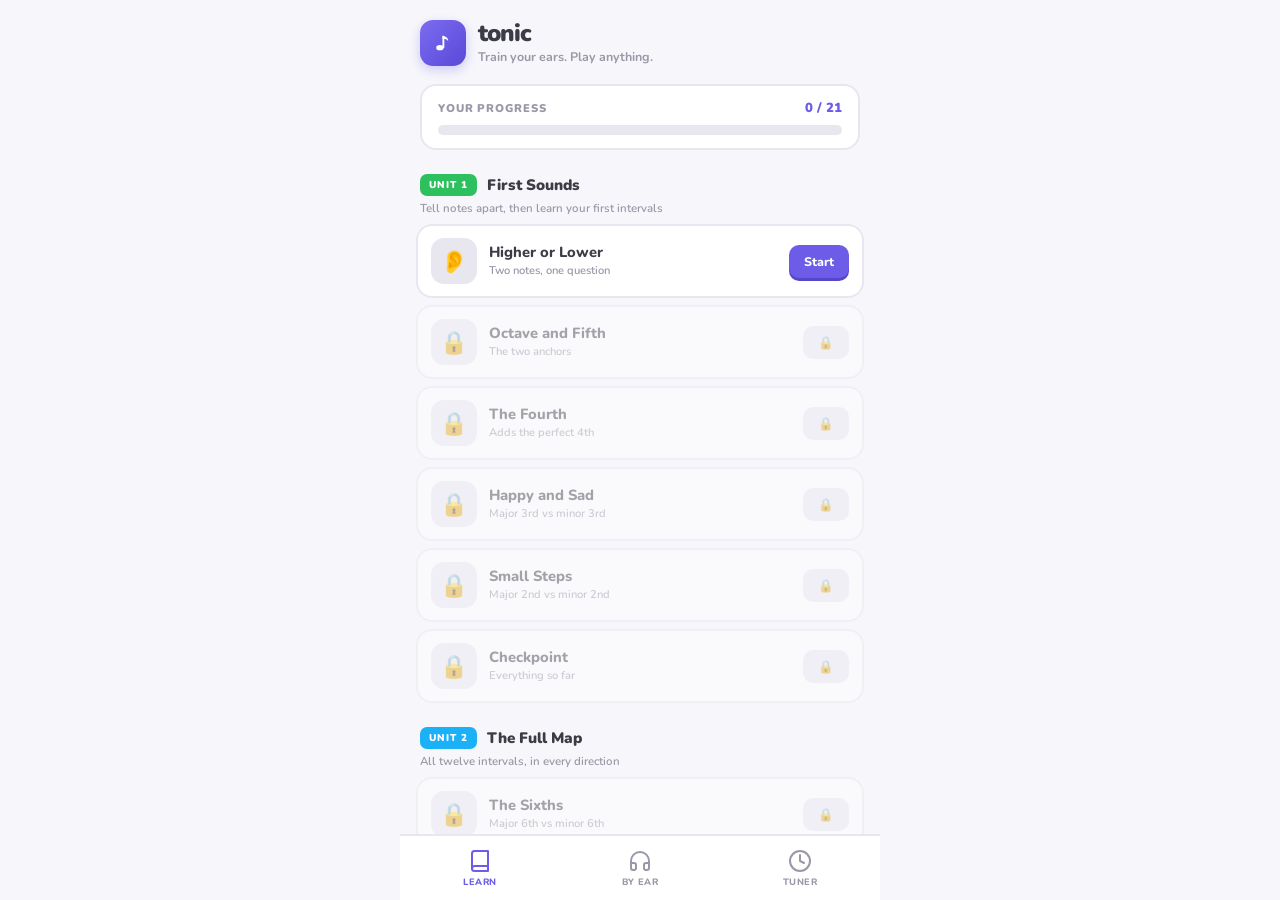
<file: pitch-trainer/index.html>
<!DOCTYPE html>
<html lang="en">
<head>
<meta charset="UTF-8"/>
<meta name="viewport" content="width=device-width,initial-scale=1,maximum-scale=1,user-scalable=no,viewport-fit=cover"/>
<meta name="theme-color" content="#6C5CE7"/>
<meta name="apple-mobile-web-app-capable" content="yes"/>
<meta name="apple-mobile-web-app-status-bar-style" content="default"/>
<meta name="description" content="Tonic. Train your ears, play anything. Learn intervals, chords and the Nashville Number System in minutes a day."/>
<title>Tonic · Train your ears</title>
<link rel="icon" href='data:image/svg+xml,<svg xmlns="http://www.w3.org/2000/svg" viewBox="0 0 100 100"><rect width="100" height="100" rx="24" fill="%236C5CE7"/><ellipse cx="38" cy="68" rx="14" ry="10" fill="white"/><rect x="48" y="22" width="7" height="48" rx="3" fill="white"/><path d="M48 22 q22 4 22 20 q-8 -10 -22 -8 z" fill="white"/></svg>'/>
<link href="https://fonts.googleapis.com/css2?family=Nunito:wght@400;600;700;800;900&display=swap" rel="stylesheet"/>
<style>
*,*::before,*::after{box-sizing:border-box;margin:0;padding:0}
:root{
  --brand:#6C5CE7;--brand-dk:#5547C9;--brand-lt:#EEEBFF;
  --ok:#2EC05E;--ok-dk:#239B4B;--ok-lt:#DDF7E5;
  --bad:#FF4B4B;--bad-dk:#E03131;--bad-lt:#FFE3E3;
  --gold:#FFC800;--blue:#1CB0F6;
  --bg:#F7F7FB;--card:#fff;--border:#E8E7F0;--text:#3C3C46;--muted:#9A98A8;
  --nav-h:66px;--font:'Nunito',system-ui,sans-serif;
}
html,body{height:100%;overflow:hidden;background:var(--bg)}
body{font-family:var(--font);color:var(--text);-webkit-tap-highlight-color:transparent}
#root{height:100%;display:flex;flex-direction:column;max-width:480px;margin:0 auto}
.screen{display:none;flex:1;overflow-y:auto;overflow-x:hidden;-webkit-overflow-scrolling:touch;flex-direction:column}
.screen.on{display:flex}
button{font-family:var(--font)}

/* ===== NAV ===== */
#nav{display:flex;background:#fff;border-top:2px solid var(--border);height:var(--nav-h);flex-shrink:0}
.nav-btn{flex:1;display:flex;flex-direction:column;align-items:center;justify-content:center;gap:3px;border:none;background:none;cursor:pointer;font-size:0.58rem;font-weight:800;color:var(--muted);letter-spacing:0.05em;text-transform:uppercase;padding-bottom:env(safe-area-inset-bottom,0)}
.nav-btn svg{width:24px;height:24px;stroke:var(--muted);fill:none;stroke-width:2;stroke-linecap:round;stroke-linejoin:round}
.nav-btn.on{color:var(--brand)}
.nav-btn.on svg{stroke:var(--brand)}

/* ===== HOME ===== */
.hero{display:flex;align-items:center;gap:12px;padding:20px 20px 6px}
.hero-logo{width:46px;height:46px;border-radius:13px;background:linear-gradient(135deg,#7C6CF0,#5A48D8);display:flex;align-items:center;justify-content:center;flex-shrink:0;box-shadow:0 4px 12px rgba(108,92,231,.3)}
.hero-name{font-size:1.5rem;font-weight:900;letter-spacing:-0.04em;line-height:1}
.hero-tag{font-size:0.78rem;color:var(--muted);font-weight:700;margin-top:3px}
.prog-summary{margin:12px 20px 0;background:#fff;border:2px solid var(--border);border-radius:16px;padding:13px 16px}
.prog-summary-top{display:flex;justify-content:space-between;align-items:baseline;margin-bottom:8px}
.prog-summary-lbl{font-size:0.7rem;font-weight:900;text-transform:uppercase;letter-spacing:.08em;color:var(--muted)}
.prog-summary-val{font-size:0.82rem;font-weight:900;color:var(--brand)}
.prog-track{height:10px;background:var(--border);border-radius:5px;overflow:hidden}
.prog-fill{height:100%;background:linear-gradient(90deg,#7C6CF0,#5A48D8);border-radius:5px;transition:width .5s ease}
.mix-card{margin:12px 20px 0;background:linear-gradient(135deg,#7C6CF0,#5A48D8);border-radius:16px;padding:15px 17px;display:flex;align-items:center;gap:12px;color:#fff}
.mix-card h3{font-size:0.95rem;font-weight:900}
.mix-card p{font-size:0.74rem;font-weight:600;opacity:.85;margin-top:1px}
.mix-card .mix-body{flex:1}
.mix-go{padding:10px 18px;border:none;border-radius:11px;background:#fff;color:var(--brand);font-size:0.82rem;font-weight:900;cursor:pointer;box-shadow:0 3px 0 rgba(0,0,0,.18)}
.mix-go:active{transform:translateY(3px);box-shadow:none}
.unit-hdr{display:flex;align-items:center;gap:10px;padding:24px 20px 10px}
.unit-num{font-size:0.62rem;font-weight:900;letter-spacing:.1em;text-transform:uppercase;color:#fff;padding:4px 9px;border-radius:7px}
.unit-name{font-size:0.95rem;font-weight:900}
.unit-sub{font-size:0.72rem;font-weight:600;color:var(--muted);width:100%;padding:0 20px 8px;margin-top:-6px}
.cards{display:flex;flex-direction:column;gap:7px;padding:0 16px}
.lcard{display:flex;align-items:center;gap:12px;background:var(--card);border:2px solid var(--border);border-radius:16px;padding:12px 13px}
.lcard.locked{opacity:.45}
.lcard-icon{width:46px;height:46px;border-radius:13px;display:flex;align-items:center;justify-content:center;font-size:1.4rem;flex-shrink:0;background:var(--border)}
.lcard-play{width:46px;height:46px;border-radius:13px;display:flex;align-items:center;justify-content:center;flex-shrink:0;border:none;cursor:pointer;padding-left:3px;transition:transform .1s}
.lcard-play:active{transform:scale(.88)}
.lcard-body{flex:1;min-width:0}
.lcard-name{font-size:0.92rem;font-weight:800;line-height:1.2}
.lcard-sub{font-size:0.7rem;color:var(--muted);font-weight:600;margin-top:1px}
.lcard-acc{font-size:0.66rem;color:var(--ok-dk);font-weight:800;margin-top:2px}
.lcard-btn{padding:8px 15px;border:none;border-radius:10px;font-size:0.78rem;font-weight:800;cursor:pointer;white-space:nowrap;flex-shrink:0;background:var(--brand);color:#fff;box-shadow:0 3px 0 var(--brand-dk)}
.lcard-btn:active{transform:translateY(3px);box-shadow:none}
.lcard-btn.review{background:#fff;color:var(--brand);border:2px solid var(--border);box-shadow:0 3px 0 var(--border)}
.lcard-btn.lockbtn{background:var(--border);color:var(--muted);box-shadow:none;cursor:default}

/* ===== TEACH ===== */
.teach-hdr{display:flex;align-items:center;justify-content:space-between;padding:14px 16px}
.x-btn{width:34px;height:34px;border:none;background:none;font-size:1.15rem;color:var(--muted);cursor:pointer;font-weight:700}
.teach-kicker{font-size:0.66rem;font-weight:900;letter-spacing:.1em;text-transform:uppercase;color:var(--muted)}
.teach-body{flex:1;display:flex;flex-direction:column;align-items:center;padding:6px 22px 28px;gap:14px}
.teach-emoji{font-size:3.4rem;line-height:1}
.teach-title{font-size:1.5rem;font-weight:900;letter-spacing:-.03em;text-align:center}
.teach-desc{font-size:0.9rem;font-weight:600;color:var(--muted);text-align:center;line-height:1.55;max-width:320px}
.demo-list{display:flex;flex-direction:column;gap:9px;width:100%;max-width:340px}
.demo-card{display:flex;align-items:center;gap:12px;background:#fff;border:2px solid var(--border);border-radius:15px;padding:12px 14px}
.demo-play{width:44px;height:44px;border-radius:50%;border:none;cursor:pointer;display:flex;align-items:center;justify-content:center;padding-left:3px;flex-shrink:0;transition:transform .1s}
.demo-play:active{transform:scale(.88)}
.demo-name{font-size:0.9rem;font-weight:800}
.demo-sub{font-size:0.7rem;font-weight:600;color:var(--muted);margin-top:1px}
.cta{width:100%;max-width:340px;padding:15px;background:var(--brand);border:none;border-radius:15px;color:#fff;font-size:0.95rem;font-weight:900;cursor:pointer;box-shadow:0 4px 0 var(--brand-dk);margin-top:6px}
.cta:active{transform:translateY(4px);box-shadow:none}

/* ===== QUIZ ===== */
.quiz-top{display:flex;align-items:center;gap:10px;padding:14px 16px 6px}
.hbar{flex:1;height:12px;background:var(--border);border-radius:6px;overflow:hidden}
.hbar-fill{height:100%;background:var(--ok);border-radius:6px;transition:width .35s ease}
.hearts{font-size:0.85rem;letter-spacing:-1px;white-space:nowrap}
.quiz-body{flex:1;display:flex;flex-direction:column;align-items:center;padding:14px 18px 120px;gap:14px}
.q-prompt{font-size:1.05rem;font-weight:900;text-align:center}
.q-play{width:84px;height:84px;border-radius:50%;background:var(--brand-lt);border:3px solid var(--brand);cursor:pointer;display:flex;align-items:center;justify-content:center;padding-left:4px;transition:transform .1s;box-shadow:0 4px 0 rgba(108,92,231,.25)}
.q-play:active{transform:scale(.92)}
.q-play-lbl{font-size:0.7rem;font-weight:800;color:var(--muted);text-transform:uppercase;letter-spacing:.07em;margin-top:-6px}
.choices-wrap{display:flex;flex-direction:column;gap:8px;width:100%;max-width:360px}
.ch{display:flex;align-items:center;gap:12px;background:#fff;border:2px solid var(--border);border-bottom-width:4px;border-radius:14px;padding:13px 15px;cursor:pointer;text-align:left;transition:transform .08s}
.ch:active{transform:scale(.985)}
.ch:disabled{cursor:default}
.ch .ci{font-size:1.3rem;flex-shrink:0;width:30px;text-align:center}
.ch .cn{font-size:0.9rem;font-weight:800}
.ch .cs{font-size:0.68rem;font-weight:600;color:var(--muted);display:block;margin-top:1px}
.ch.ok{background:var(--ok-lt);border-color:var(--ok)}
.ch.bad{background:var(--bad-lt);border-color:var(--bad)}
@keyframes shake{0%,100%{transform:translateX(0)}20%{transform:translateX(-7px)}40%{transform:translateX(7px)}60%{transform:translateX(-4px)}80%{transform:translateX(4px)}}
.shake{animation:shake .33s ease}
@keyframes popk{0%{transform:scale(1)}50%{transform:scale(1.04)}100%{transform:scale(1)}}
.popk{animation:popk .22s ease}

/* feedback bar */
.fb-bar{position:fixed;bottom:0;left:0;right:0;max-width:480px;margin:0 auto;padding:15px 16px calc(15px + env(safe-area-inset-bottom,0));transform:translateY(110%);transition:transform .26s cubic-bezier(.34,1.56,.64,1);z-index:40;border-top:3px solid transparent}
.fb-bar.up{transform:translateY(0)}
.fb-bar.ok-fb{background:var(--ok-lt);border-color:var(--ok)}
.fb-bar.bad-fb{background:var(--bad-lt);border-color:var(--bad)}
.fb-inner{display:flex;align-items:center;gap:10px}
.fb-ico{font-size:1.5rem;flex-shrink:0}
.fb-words{flex:1;min-width:0}
.fb-title{font-size:0.95rem;font-weight:900}
.fb-bar.ok-fb .fb-title,.fb-bar.ok-fb .fb-sub{color:var(--ok-dk)}
.fb-bar.bad-fb .fb-title,.fb-bar.bad-fb .fb-sub{color:var(--bad-dk)}
.fb-sub{font-size:0.74rem;font-weight:600;margin-top:2px;opacity:.9}
.fb-cont{padding:12px 18px;border:none;border-radius:11px;font-size:0.88rem;font-weight:800;cursor:pointer;white-space:nowrap;flex-shrink:0}
.fb-bar.ok-fb .fb-cont{background:var(--ok);color:#fff;box-shadow:0 4px 0 var(--ok-dk)}
.fb-bar.bad-fb .fb-cont{background:var(--bad);color:#fff;box-shadow:0 4px 0 var(--bad-dk)}
.fb-cont:active{transform:translateY(4px);box-shadow:none!important}

/* ===== COMPLETE ===== */
#complete{align-items:center;justify-content:center;gap:15px;padding:40px 22px}
.comp-emoji{font-size:4.6rem;animation:popIn .5s ease .1s both}
@keyframes popIn{0%{transform:scale(0) rotate(-8deg)}70%{transform:scale(1.12) rotate(2deg)}100%{transform:scale(1) rotate(0)}}
.comp-title{font-size:1.8rem;font-weight:900;letter-spacing:-.03em;text-align:center}
.comp-sub{font-size:0.92rem;font-weight:600;color:var(--muted);text-align:center;max-width:300px;line-height:1.5}
.cstat{background:#fff;border-radius:14px;padding:14px;text-align:center;border:2px solid var(--border);width:100%;max-width:280px}
.cstat .cv{font-size:1.6rem;font-weight:900;color:var(--brand)}
.cstat .cl{font-size:0.64rem;font-weight:800;text-transform:uppercase;letter-spacing:.08em;color:var(--muted);margin-top:2px}
.comp-btn{width:100%;max-width:280px;padding:15px;background:var(--brand);border:none;border-radius:15px;color:#fff;font-size:0.95rem;font-weight:900;cursor:pointer;box-shadow:0 4px 0 var(--brand-dk)}
.comp-btn:active{transform:translateY(4px);box-shadow:none}

/* ===== BY EAR ===== */
.be-head{padding:20px 20px 4px}
.be-title{font-size:1.3rem;font-weight:900;letter-spacing:-.02em}
.be-sub{font-size:0.8rem;font-weight:600;color:var(--muted);margin-top:3px;line-height:1.45}
.mode-toggle{display:flex;background:var(--border);border-radius:12px;padding:3px;margin:12px 20px 0}
.mode-btn{flex:1;padding:9px 8px;border:none;border-radius:9px;font-size:0.8rem;font-weight:800;cursor:pointer;background:transparent;color:var(--muted);transition:all .15s}
.mode-btn.on{background:#fff;color:var(--text);box-shadow:0 2px 6px rgba(0,0,0,.09)}
.mode-hint{font-size:0.72rem;font-weight:600;color:var(--muted);line-height:1.5;text-align:center;min-height:32px;padding:6px 26px 0}
.prog-list{display:flex;flex-direction:column;gap:9px;padding:8px 16px 20px}
.pp-card{background:#fff;border:2px solid var(--border);border-radius:16px;padding:14px;display:flex;align-items:center;gap:13px}
.pp-icon{width:50px;height:50px;border-radius:13px;display:flex;align-items:center;justify-content:center;font-size:1.6rem;flex-shrink:0}
.pp-body{flex:1;min-width:0}
.pp-name{font-size:0.92rem;font-weight:800}
.pp-desc{font-size:0.7rem;font-weight:600;color:var(--muted);margin-top:1px}
.pp-chords{font-size:0.68rem;font-weight:800;color:var(--brand);margin-top:4px;font-family:'Courier New',monospace;letter-spacing:.03em}
.pp-go{padding:9px 16px;background:var(--brand);border:none;border-radius:10px;color:#fff;font-size:0.78rem;font-weight:800;cursor:pointer;box-shadow:0 3px 0 var(--brand-dk);white-space:nowrap;flex-shrink:0}
.pp-go:active{transform:translateY(3px);box-shadow:none}

/* by ear game */
#be-game{display:none;flex-direction:column;height:100%;position:relative}
.be-hdr{display:flex;align-items:center;gap:10px;padding:12px 16px;background:#fff;border-bottom:2px solid var(--border);flex-shrink:0}
.be-hdr-title{font-size:0.88rem;font-weight:800;flex:1;text-align:center}
.be-hearts{font-size:0.85rem;letter-spacing:-1px;white-space:nowrap}
.chips{display:flex;align-items:center;justify-content:center;gap:5px;padding:12px 14px 4px;flex-wrap:wrap;flex-shrink:0}
.chip{min-width:36px;padding:5px 9px;border-radius:8px;font-size:0.78rem;font-weight:900;font-family:'Courier New',monospace;text-align:center;background:var(--border);color:var(--muted);border:2px solid transparent;transition:all .2s}
.chip.active{background:var(--blue);color:#fff;transform:scale(1.12);box-shadow:0 3px 10px rgba(28,176,246,.35)}
.chip.correct{background:var(--ok-lt);color:var(--ok-dk);border-color:var(--ok)}
.chip.wrong{background:var(--bad-lt);color:var(--bad-dk);border-color:var(--bad)}
.chip.mystery{background:var(--bg);border-style:dashed;border-color:#ccc}
@keyframes chipReveal{0%{transform:scale(1.4);background:var(--gold);color:#222}100%{transform:scale(1)}}
.chip.revealing{animation:chipReveal .5s ease}
.chip-arrow{color:var(--muted);font-size:0.72rem;font-weight:700}
.be-score-row{display:flex;align-items:center;justify-content:space-between;padding:6px 18px 0;flex-shrink:0}
.be-score{font-size:1.15rem;font-weight:900;font-family:'Courier New',monospace}
.be-combo{font-size:0.78rem;font-weight:800;color:#FF9600}
.stage{display:flex;justify-content:center;padding:8px 16px 4px;flex-shrink:0}
.big-card{width:100%;max-width:330px;background:#fff;border-radius:20px;padding:20px 18px 16px;text-align:center;box-shadow:0 3px 16px rgba(0,0,0,.07);border:3px solid var(--border);transition:border-color .2s;position:relative;overflow:hidden}
.big-card.playing{border-color:var(--blue);animation:cardPop .25s ease}
.big-card.correct-flash{border-color:var(--ok)}
.big-card.wrong-flash{border-color:var(--bad)}
@keyframes cardPop{0%{transform:scale(.96)}60%{transform:scale(1.02)}100%{transform:scale(1)}}
.pair-row{display:flex;align-items:center;justify-content:center;gap:10px}
.from-num{font-size:2.2rem;font-weight:900;font-family:'Courier New',monospace;color:var(--muted);opacity:0;transition:opacity .25s}
.from-num.show{opacity:1}
.from-arr{font-size:1.3rem;color:var(--muted);opacity:0;transition:opacity .25s}
.from-arr.show{opacity:1}
.to-num{font-size:3.4rem;font-weight:900;font-family:'Courier New',monospace;letter-spacing:-.04em;line-height:1}
.big-type{font-size:0.72rem;font-weight:800;text-transform:uppercase;letter-spacing:.1em;color:var(--muted);margin-top:2px;min-height:16px}
.big-sub{font-size:0.76rem;font-weight:700;color:var(--muted);margin-top:5px;min-height:19px}
@keyframes scoreUp{0%{transform:translateY(0);opacity:1}100%{transform:translateY(-30px);opacity:0}}
.score-pop{position:absolute;top:10px;right:12px;font-size:1rem;font-weight:900;color:var(--ok);animation:scoreUp .8s ease forwards;pointer-events:none}
.be-q{flex:1;display:flex;flex-direction:column;align-items:center;padding:8px 16px 18px;gap:8px;min-height:0}
.be-prompt{font-size:0.9rem;font-weight:800;text-align:center;min-height:21px}
.replay-btn{padding:8px 16px;border:2px solid var(--border);border-radius:10px;background:#fff;font-size:0.78rem;font-weight:800;cursor:pointer;color:var(--muted)}
.replay-btn:active{border-color:var(--blue);color:var(--blue);transform:scale(.96)}
.nn-ch{justify-content:flex-start;gap:13px;padding:11px 15px}
.nn-num{font-size:1.6rem;font-weight:900;font-family:'Courier New',monospace;width:42px;text-align:center;flex-shrink:0;line-height:1}
.nn-right{display:flex;flex-direction:column;gap:1px;flex:1}
.nn-desc{font-size:0.76rem;font-weight:700;color:var(--muted)}
.nn-qual{font-size:0.62rem;font-weight:700;text-transform:uppercase;letter-spacing:.07em;color:var(--muted);opacity:.7}
.round-done{position:absolute;inset:0;background:rgba(247,247,251,.97);display:flex;flex-direction:column;align-items:center;justify-content:center;gap:13px;padding:30px;z-index:20}
.rd-emoji{font-size:3.8rem;animation:popIn .4s ease}
.rd-title{font-size:1.6rem;font-weight:900;letter-spacing:-.03em;text-align:center}
.rd-sub{font-size:0.88rem;font-weight:600;color:var(--muted);text-align:center}
.reveal-box{background:var(--ok-lt);border:2px solid var(--ok);border-radius:14px;padding:12px 16px;text-align:center;width:100%;max-width:280px;display:flex;flex-direction:column;gap:3px}
.reveal-label{font-size:0.62rem;font-weight:900;text-transform:uppercase;letter-spacing:.1em;color:var(--ok-dk)}
.reveal-main{font-size:0.95rem;font-weight:900;font-family:'Courier New',monospace}
.reveal-sub{font-size:0.74rem;font-weight:700;color:var(--ok-dk)}
.rd-btns{display:flex;gap:10px;width:100%;max-width:280px}
.rdb{flex:1;padding:14px;border:none;border-radius:13px;font-size:0.88rem;font-weight:800;cursor:pointer}
.rdb.primary{background:var(--brand);color:#fff;box-shadow:0 4px 0 var(--brand-dk)}
.rdb.primary:active{transform:translateY(4px);box-shadow:none}
.rdb.secondary{background:#fff;color:var(--text);border:2px solid var(--border)}

/* ===== TUNER ===== */
#tuner{align-items:center;padding:24px 18px 20px;gap:16px}
.tuner-title{font-size:1.3rem;font-weight:900;text-align:center;letter-spacing:-.02em}
.tuner-sub{font-size:0.78rem;font-weight:600;color:var(--muted);text-align:center;margin-top:-10px}
.tuner-card{background:#fff;border-radius:22px;padding:26px 22px 20px;width:100%;max-width:330px;box-shadow:0 2px 14px rgba(0,0,0,.05);text-align:center;display:flex;flex-direction:column;align-items:center;gap:13px;border:2px solid var(--border)}
.note-big{font-size:5rem;font-weight:900;font-family:'Courier New',monospace;letter-spacing:-.05em;line-height:1}
.note-big.silent{color:var(--border)}
.note-big.in-tune{color:var(--ok)}
.note-big.sharp{color:#FF9600}
.note-big.flat{color:var(--bad)}
.freq-lbl{font-size:0.74rem;font-family:monospace;font-weight:700;color:var(--muted);min-height:17px}
.t-wrap{position:relative;width:100%;max-width:250px;height:48px}
.t-track{position:absolute;top:50%;left:0;right:0;height:6px;transform:translateY(-50%);background:var(--border);border-radius:3px}
.t-zone{position:absolute;top:50%;left:calc(50% - 14px);width:28px;height:11px;transform:translateY(-50%);background:rgba(46,192,94,.2);border-radius:3px}
.t-center{position:absolute;top:6px;bottom:6px;left:50%;transform:translateX(-50%);width:2px;background:var(--ok)}
.t-needle{position:absolute;top:50%;left:50%;transform:translate(-50%,-50%);width:15px;height:15px;border-radius:50%;background:var(--text);transition:left .07s linear}
.t-needle.in-tune{background:var(--ok);box-shadow:0 0 7px rgba(46,192,94,.6)}
.t-needle.sharp{background:#FF9600}
.t-needle.flat{background:var(--bad)}
.t-labels{display:flex;justify-content:space-between;position:absolute;bottom:0;left:0;right:0;font-size:0.58rem;font-family:monospace;color:var(--muted)}
.cents-lbl{font-size:0.76rem;font-family:monospace;font-weight:700;color:var(--muted);min-height:17px}
.mic-btn{padding:13px 24px;background:var(--brand);border:none;border-radius:13px;color:#fff;font-size:0.9rem;font-weight:800;cursor:pointer;display:inline-flex;align-items:center;gap:7px;box-shadow:0 4px 0 var(--brand-dk)}
.mic-btn:active{transform:translateY(4px);box-shadow:none}
.mic-btn.rec{background:var(--bad);box-shadow:0 4px 0 var(--bad-dk)}
.mic-dot{width:9px;height:9px;border-radius:50%;background:rgba(255,255,255,.6)}
.mic-btn.rec .mic-dot{background:#fff;animation:pdot 1s infinite}
@keyframes pdot{0%,100%{transform:scale(1);opacity:1}50%{transform:scale(1.5);opacity:.4}}
.string-row{display:flex;gap:7px;justify-content:center;flex-wrap:wrap}
.str-btn{width:46px;height:46px;border-radius:12px;border:2px solid var(--border);background:#fff;font-size:0.85rem;font-weight:900;cursor:pointer;color:var(--text);display:flex;flex-direction:column;align-items:center;justify-content:center;line-height:1}
.str-btn small{font-size:0.55rem;font-weight:700;color:var(--muted)}
.str-btn:active{border-color:var(--brand);color:var(--brand);transform:scale(.94)}
.tuner-tip{font-size:0.76rem;font-weight:600;color:var(--muted);text-align:center;max-width:280px;line-height:1.55}
</style>
</head>
<body>
<div id="root">

<!-- HOME / LEARN PATH -->
<div id="home" class="screen on">
  <div class="hero">
    <div class="hero-logo">
      <svg width="26" height="26" viewBox="0 0 100 100"><ellipse cx="38" cy="68" rx="14" ry="10" fill="white"/><rect x="48" y="22" width="7" height="48" rx="3" fill="white"/><path d="M48 22 q22 4 22 20 q-8 -10 -22 -8 z" fill="white"/></svg>
    </div>
    <div>
      <div class="hero-name">tonic</div>
      <div class="hero-tag">Train your ears. Play anything.</div>
    </div>
  </div>
  <div class="prog-summary">
    <div class="prog-summary-top">
      <span class="prog-summary-lbl">Your progress</span>
      <span class="prog-summary-val" id="prog-val">0 / 20</span>
    </div>
    <div class="prog-track"><div class="prog-fill" id="prog-fill" style="width:0%"></div></div>
  </div>
  <div class="mix-card" id="mix-card" style="display:none">
    <div class="mix-body">
      <h3>Daily Mix</h3>
      <p>Quick review of everything you know</p>
    </div>
    <button class="mix-go" id="mix-go">Go</button>
  </div>
  <div id="units"></div>
  <div style="height:24px"></div>
</div>

<!-- TEACH -->
<div id="teach" class="screen">
  <div class="teach-hdr">
    <button class="x-btn" id="teach-x">&#10005;</button>
    <span class="teach-kicker" id="teach-kicker"></span>
    <div style="width:34px"></div>
  </div>
  <div class="teach-body">
    <div class="teach-emoji" id="teach-emoji"></div>
    <div class="teach-title" id="teach-title"></div>
    <div class="teach-desc" id="teach-desc"></div>
    <div class="demo-list" id="demo-list"></div>
    <button class="cta" id="teach-start">Start</button>
  </div>
</div>

<!-- QUIZ -->
<div id="quiz" class="screen">
  <div class="quiz-top">
    <button class="x-btn" id="quiz-x">&#10005;</button>
    <div class="hbar"><div class="hbar-fill" id="hbar-fill" style="width:0%"></div></div>
    <div class="hearts" id="hearts"></div>
  </div>
  <div class="quiz-body">
    <div class="q-prompt" id="q-prompt"></div>
    <button class="q-play" id="q-play">
      <svg width="34" height="34" viewBox="0 0 24 24" fill="#6C5CE7"><path d="M8 5v14l11-7z"/></svg>
    </button>
    <div class="q-play-lbl">Tap to hear again</div>
    <div class="choices-wrap" id="choices"></div>
  </div>
</div>

<div class="fb-bar" id="fb-bar">
  <div class="fb-inner">
    <div class="fb-ico" id="fb-ico"></div>
    <div class="fb-words"><div class="fb-title" id="fb-title"></div><div class="fb-sub" id="fb-sub"></div></div>
    <button class="fb-cont" id="fb-cont">Continue</button>
  </div>
</div>

<!-- COMPLETE -->
<div id="complete" class="screen">
  <div id="comp-emoji" class="comp-emoji"></div>
  <div class="comp-title" id="comp-title"></div>
  <div class="comp-sub" id="comp-sub"></div>
  <div class="cstat"><div class="cv" id="cv-acc"></div><div class="cl">Accuracy</div></div>
  <button class="comp-btn" id="comp-btn">Continue</button>
</div>

<!-- BY EAR -->
<div id="byear" class="screen">
  <div id="be-picker">
    <div class="be-head">
      <div class="be-title">Real Progressions</div>
      <div class="be-sub">Hear the chord changes behind real songs. Name each chord by its number and you can play the song in any key.</div>
    </div>
    <div class="mode-toggle">
      <button class="mode-btn on" id="mode-guided">Guided</button>
      <button class="mode-btn" id="mode-mystery">Mystery</button>
    </div>
    <div class="mode-hint" id="mode-hint"></div>
    <div class="prog-list" id="prog-list"></div>
  </div>

  <div id="be-game">
    <div class="be-hdr">
      <button class="x-btn" id="be-x">&#10005;</button>
      <div class="be-hdr-title" id="be-hdr-title"></div>
      <div class="be-hearts" id="be-hearts"></div>
    </div>
    <div class="chips" id="chips"></div>
    <div class="be-score-row">
      <div class="be-score" id="be-score">0</div>
      <div class="be-combo" id="be-combo"></div>
    </div>
    <div class="stage">
      <div class="big-card" id="big-card">
        <div class="pair-row">
          <span class="from-num" id="from-num"></span>
          <span class="from-arr" id="from-arr">&#8594;</span>
          <span class="to-num" id="to-num">-</span>
        </div>
        <div class="big-type" id="big-type"></div>
        <div class="big-sub" id="big-sub"></div>
      </div>
    </div>
    <div class="be-q">
      <div class="be-prompt" id="be-prompt"></div>
      <button class="replay-btn" id="be-replay" style="display:none">&#8617; Hear it again</button>
      <div class="choices-wrap" id="be-choices"></div>
    </div>
    <div class="round-done" id="round-done" style="display:none">
      <div class="rd-emoji" id="rd-emoji"></div>
      <div class="rd-title" id="rd-title"></div>
      <div class="rd-sub" id="rd-sub"></div>
      <div class="reveal-box" id="rd-reveal" style="display:none">
        <div class="reveal-label">The progression</div>
        <div class="reveal-main" id="rd-reveal-main"></div>
        <div class="reveal-sub" id="rd-reveal-sub"></div>
      </div>
      <div class="rd-btns">
        <button class="rdb secondary" id="rd-back">Back</button>
        <button class="rdb primary" id="rd-again">Play Again</button>
      </div>
    </div>
  </div>
</div>

<!-- TUNER -->
<div id="tuner" class="screen">
  <div>
    <div class="tuner-title">Tuner</div>
  </div>
  <div class="tuner-sub">Chromatic tuner with guitar reference tones</div>
  <div class="tuner-card">
    <div id="note-big" class="note-big silent">-</div>
    <div id="freq-lbl" class="freq-lbl"></div>
    <div class="t-wrap">
      <div class="t-track"><div class="t-zone"></div><div class="t-center"></div><div id="t-needle" class="t-needle"></div></div>
      <div class="t-labels"><span>-50&cent;</span><span>0</span><span>+50&cent;</span></div>
    </div>
    <div id="cents-lbl" class="cents-lbl"></div>
    <button id="mic-btn" class="mic-btn"><span class="mic-dot"></span>Start Listening</button>
  </div>
  <div class="string-row" id="string-row"></div>
  <p class="tuner-tip">Tap a string to hear the reference pitch, then tune until the needle sits in the green zone.</p>
</div>

<nav id="nav">
  <button class="nav-btn on" data-go="home">
    <svg viewBox="0 0 24 24"><path d="M4 19.5A2.5 2.5 0 0 1 6.5 17H20"/><path d="M6.5 2H20v20H6.5A2.5 2.5 0 0 1 4 19.5v-15A2.5 2.5 0 0 1 6.5 2z"/></svg>
    Learn
  </button>
  <button class="nav-btn" data-go="byear">
    <svg viewBox="0 0 24 24"><path d="M3 18v-6a9 9 0 0 1 18 0v6"/><path d="M21 19a2 2 0 0 1-2 2h-1a2 2 0 0 1-2-2v-3a2 2 0 0 1 2-2h3zM3 19a2 2 0 0 0 2 2h1a2 2 0 0 0 2-2v-3a2 2 0 0 0-2-2H3z"/></svg>
    By Ear
  </button>
  <button class="nav-btn" data-go="tuner">
    <svg viewBox="0 0 24 24"><circle cx="12" cy="12" r="10"/><path d="M12 6v6l4 2"/></svg>
    Tuner
  </button>
</nav>

</div>
<script>
'use strict';

/* ================= DATA ================= */

var IV_DATA={
  1:{name:'Minor 2nd', abbr:'m2', emoji:'🦈', color:'#555566', song:'Jaws theme',                     feel:'A half step. Tense and creeping.'},
  2:{name:'Major 2nd', abbr:'M2', emoji:'👣', color:'#FF6B6B', song:'Happy Birthday',                 feel:'A whole step. The most natural walk upward.'},
  3:{name:'Minor 3rd', abbr:'m3', emoji:'🌧️', color:'#CE82FF', song:'Smoke on the Water',             feel:'Dark and moody. The minor chord sound.'},
  4:{name:'Major 3rd', abbr:'M3', emoji:'☀️', color:'#F39C12', song:'When the Saints Go Marching In', feel:'Bright and happy. The major chord sound.'},
  5:{name:'Perfect 4th',abbr:'P4',emoji:'💍', color:'#FF9600', song:'Here Comes the Bride',           feel:'Solid and stable. A strong upward step.'},
  6:{name:'Tritone',   abbr:'TT', emoji:'⚡', color:'#666677', song:'The Simpsons theme',             feel:'Halfway through the octave. Unstable, wants to move.'},
  7:{name:'Perfect 5th',abbr:'P5',emoji:'⭐', color:'#E74C3C', song:'Star Wars main theme',           feel:'Open and heroic. The backbone of harmony.'},
  8:{name:'Minor 6th', abbr:'m6', emoji:'🌙', color:'#8E44AD', song:'The Entertainer (bars 1-2)',     feel:'Bittersweet and romantic.'},
  9:{name:'Major 6th', abbr:'M6', emoji:'🌅', color:'#1CB0F6', song:'My Bonnie Lies Over the Ocean',  feel:'Warm and confident. A sweeping leap.'},
  10:{name:'Minor 7th',abbr:'m7', emoji:'🌊', color:'#3498DB', song:'Somewhere (West Side Story)',    feel:'Bluesy and longing. At home in soul and jazz.'},
  11:{name:'Major 7th',abbr:'M7', emoji:'✨', color:'#9B59B6', song:'Take On Me (chorus leap)',       feel:'Almost an octave. Dreamy, unresolved.'},
  12:{name:'Octave',   abbr:'P8', emoji:'⬆️', color:'#2EC05E', song:'Somewhere Over the Rainbow',     feel:'The same note, higher. Total agreement.'}
};

var CHORD_DATA={
  maj: {name:'Major',      emoji:'☀️', color:'#F39C12', notes:[0,4,7],    feel:'Bright, happy, settled.'},
  min: {name:'Minor',      emoji:'🌧️', color:'#CE82FF', notes:[0,3,7],    feel:'Dark, sad, serious.'},
  dim: {name:'Diminished', emoji:'🕸️', color:'#666677', notes:[0,3,6],    feel:'Tense and unstable. Wants to resolve.'},
  dom7:{name:'Dominant 7', emoji:'🎷', color:'#3498DB', notes:[0,4,7,10], feel:'Bluesy with a pull. The blues chord.'},
  maj7:{name:'Major 7',    emoji:'✨', color:'#9B59B6', notes:[0,4,7,11], feel:'Dreamy and smooth. Jazz and neo soul.'},
  min7:{name:'Minor 7',    emoji:'🌊', color:'#1CB0F6', notes:[0,3,7,10], feel:'Mellow and soulful.'}
};

var NASH_DATA={
  0:{roman:'I',  quality:'maj', desc:'home base',     feel:'Settled. Everything resolves here.'},
  2:{roman:'ii', quality:'min', desc:'the soft step', feel:'A gentle minor lift. Loves moving to V.'},
  4:{roman:'iii',quality:'min', desc:'the dreamer',   feel:'Floaty minor color. Less common, very pretty.'},
  5:{roman:'IV', quality:'maj', desc:'the lift',      feel:'Rises away from home. Open and hopeful.'},
  7:{roman:'V',  quality:'maj', desc:'the tension',   feel:'Pulls hard back to I. The engine of pop.'},
  9:{roman:'vi', quality:'min', desc:'the heart',     feel:'The emotional minor chord in every ballad.'}
};
var NOTE_NAMES=['C','C#','D','Eb','E','F','F#','G','Ab','A','Bb','B'];

/* Curriculum. kind: pitch | iv-up | iv-down | iv-harm | iv-mix | chord | nash */
var UNITS=[
  {name:'First Sounds', color:'#2EC05E', sub:'Tell notes apart, then learn your first intervals', lessons:[
    {id:'p1', icon:'👂', name:'Higher or Lower', sub:'Two notes, one question', kind:'pitch',
     teach:{title:'Higher or Lower', emoji:'👂', desc:'Every skill in this app starts here. Two notes play, one after the other. Your only job: was the second one higher or lower?'}},
    {id:'i1', icon:'⬆️', name:'Octave and Fifth', sub:'The two anchors', kind:'iv-up', items:[12,7],
     teach:{title:'Octave and Fifth', emoji:'⬆️', desc:'The octave is the same note repeated higher. The perfect fifth is the most stable interval inside it. Learn these two anchors and everything else falls between them.'}},
    {id:'i2', icon:'💍', name:'The Fourth', sub:'Adds the perfect 4th', kind:'iv-up', items:[5], review:[7,12],
     teach:{title:'The Perfect 4th', emoji:'💍', desc:'One step below the fifth, with a very different mood. Solid, plain, a little formal. Think of the first two notes of Here Comes the Bride.'}},
    {id:'i3', icon:'☀️', name:'Happy and Sad', sub:'Major 3rd vs minor 3rd', kind:'iv-up', items:[4,3], review:[5,7],
     teach:{title:'The Thirds', emoji:'☀️', desc:'This pair decides whether music sounds happy or sad. The major 3rd is bright. The minor 3rd, one semitone smaller, turns the lights down.'}},
    {id:'i4', icon:'👣', name:'Small Steps', sub:'Major 2nd vs minor 2nd', kind:'iv-up', items:[2,1], review:[3,4],
     teach:{title:'The Steps', emoji:'👣', desc:'The two smallest intervals. The major 2nd is one natural walking step, like Happy Birthday. The minor 2nd is a half step, the Jaws theme creeping closer.'}},
    {id:'c1', icon:'🏁', name:'Checkpoint', sub:'Everything so far', kind:'iv-up', items:[1,2,3,4,5,7,12], checkpoint:true}
  ]},
  {name:'The Full Map', color:'#1CB0F6', sub:'All twelve intervals, in every direction', lessons:[
    {id:'i5', icon:'🌅', name:'The Sixths', sub:'Major 6th vs minor 6th', kind:'iv-up', items:[9,8], review:[7,12],
     teach:{title:'The Sixths', emoji:'🌅', desc:'Big warm leaps. The major 6th sweeps upward with confidence. The minor 6th lands somewhere more bittersweet.'}},
    {id:'i6', icon:'✨', name:'The Sevenths', sub:'Major 7th vs minor 7th', kind:'iv-up', items:[11,10], review:[9,12],
     teach:{title:'The Sevenths', emoji:'✨', desc:'Almost an octave but not quite, and that gap is everything. The minor 7th is bluesy. The major 7th is dreamy and tense at once.'}},
    {id:'i7', icon:'⚡', name:'The Tritone', sub:'The devil in music', kind:'iv-up', items:[6], review:[5,7],
     teach:{title:'The Tritone', emoji:'⚡', desc:'Exactly halfway through the octave. Medieval monks avoided it. The Simpsons theme embraced it. Once you can hear it, you cannot unhear it.'}},
    {id:'c2', icon:'🏁', name:'Checkpoint', sub:'All twelve intervals', kind:'iv-up', items:[1,2,3,4,5,6,7,8,9,10,11,12], checkpoint:true},
    {id:'d1', icon:'⬇️', name:'Going Down', sub:'Intervals falling', kind:'iv-down', items:[12,7,5,4,3],
     teach:{title:'Going Down', emoji:'⬇️', desc:'Real melodies fall as often as they rise. Same intervals, opposite direction. It feels different at first. Trust your ear.'}},
    {id:'h1', icon:'🎹', name:'Played Together', sub:'Both notes at once', kind:'iv-harm', items:[12,7,5,4,3,6],
     teach:{title:'Played Together', emoji:'🎹', desc:'When both notes sound at the same time you hear texture instead of movement. This is how intervals live inside chords.'}},
    {id:'c3', icon:'🏁', name:'Checkpoint', sub:'Up, down and together', kind:'iv-mix', items:[3,4,5,6,7,12], checkpoint:true}
  ]},
  {name:'Chords', color:'#FF9600', sub:'Hear the quality of any chord instantly', lessons:[
    {id:'ch1', icon:'🌗', name:'Major vs Minor', sub:'The big split', kind:'chord', items:['maj','min'],
     teach:{title:'Major vs Minor', emoji:'🌗', desc:'Three notes played together make a chord, and one note decides its whole mood. Major sounds bright. Minor sounds dark. This is the most useful split in music.'}},
    {id:'ch2', icon:'🎷', name:'Seventh Chords', sub:'Dom 7, major 7, minor 7', kind:'chord', items:['dom7','maj7','min7'], review:['maj','min'],
     teach:{title:'Seventh Chords', emoji:'🎷', desc:'Add a fourth note and chords get personality. Dominant 7 is bluesy. Major 7 is dreamy. Minor 7 is smooth. You hear these in every style.'}},
    {id:'ch3', icon:'🕸️', name:'Diminished', sub:'The tense one', kind:'chord', items:['dim'], review:['maj','min'],
     teach:{title:'Diminished', emoji:'🕸️', desc:'Stack two minor 3rds and you get a chord that cannot sit still. Horror scores love it. So does jazz, in smaller doses.'}},
    {id:'c4', icon:'🏁', name:'Checkpoint', sub:'All six qualities', kind:'chord', items:['maj','min','dim','dom7','maj7','min7'], checkpoint:true}
  ]},
  {name:'The Numbers', color:'#6C5CE7', sub:'The Nashville Number System. Hear a chord, know its number, play it in any key', lessons:[
    {id:'n1', icon:'🏠', name:'I, IV and V', sub:'The three pillars', kind:'nash', items:[0,5,7],
     teach:{title:'I, IV and V', emoji:'🏠', desc:'Session musicians in Nashville name chords by number instead of letter. I is home. IV is the lift. V is the tension that pulls you back. Thousands of songs use only these three.'}},
    {id:'n2', icon:'💜', name:'The vi', sub:'The emotional one', kind:'nash', items:[9], review:[0,5,7],
     teach:{title:'The vi Chord', emoji:'💜', desc:'The minor six is the heart of modern pop. I, V, vi, IV is the most used progression of the last forty years. Learn to spot the vi and you will hear it everywhere.'}},
    {id:'n3', icon:'🌫️', name:'ii and iii', sub:'The subtle colors', kind:'nash', items:[2,4], review:[0,5,7,9],
     teach:{title:'ii and iii', emoji:'🌫️', desc:'Two more minor chords round out the family. The ii loves to walk toward V. The iii is rarer and floats. After this you know every common chord by number.'}},
    {id:'c5', icon:'🏁', name:'Number Master', sub:'All six numbers', kind:'nash', items:[0,2,4,5,7,9], checkpoint:true}
  ]}
];

var ALL_LESSONS=[];
UNITS.forEach(function(u){u.lessons.forEach(function(l){l.unit=u;ALL_LESSONS.push(l);});});

/* Progressions for By Ear */
var PROGS=[
  {id:'rock', name:'Classic Rock', emoji:'🎸', color:'#E74C3C', bpm:72, rootMidi:48,
   desc:'The foundation of rock and country.',
   chords:[
     {label:'C',rootSt:0,type:'major',notes:[0,4,7]},
     {label:'F',rootSt:5,type:'major',notes:[0,4,7]},
     {label:'G',rootSt:7,type:'major',notes:[0,4,7]},
     {label:'C',rootSt:0,type:'major',notes:[0,4,7]}]},
  {id:'pop', name:'Pop Anthem', emoji:'🎤', color:'#6C5CE7', bpm:84, rootMidi:48,
   desc:'Behind thousands of hits since the 90s.',
   chords:[
     {label:'C',rootSt:0,type:'major',notes:[0,4,7]},
     {label:'G',rootSt:7,type:'major',notes:[0,4,7]},
     {label:'Am',rootSt:9,type:'minor',notes:[0,3,7]},
     {label:'F',rootSt:5,type:'major',notes:[0,4,7]}]},
  {id:'doowop', name:'50s Doo Wop', emoji:'🎙️', color:'#FF9600', bpm:80, rootMidi:48,
   desc:'Stand By Me, Earth Angel, and hundreds more.',
   chords:[
     {label:'C',rootSt:0,type:'major',notes:[0,4,7]},
     {label:'Am',rootSt:9,type:'minor',notes:[0,3,7]},
     {label:'F',rootSt:5,type:'major',notes:[0,4,7]},
     {label:'G',rootSt:7,type:'major',notes:[0,4,7]}]},
  {id:'sadpop', name:'Sad Pop', emoji:'🌧️', color:'#3498DB', bpm:76, rootMidi:48,
   desc:'Same four chords, started from the vi.',
   chords:[
     {label:'Am',rootSt:9,type:'minor',notes:[0,3,7]},
     {label:'F',rootSt:5,type:'major',notes:[0,4,7]},
     {label:'C',rootSt:0,type:'major',notes:[0,4,7]},
     {label:'G',rootSt:7,type:'major',notes:[0,4,7]}]},
  {id:'jazz', name:'Jazz Turnaround', emoji:'🎷', color:'#9B59B6', bpm:66, rootMidi:48,
   desc:'The ii V I, the heart of every standard.',
   chords:[
     {label:'Dm7',rootSt:2,type:'minor 7',notes:[0,3,7,10]},
     {label:'G7',rootSt:7,type:'dom 7',notes:[0,4,7,10]},
     {label:'Cmaj7',rootSt:0,type:'major 7',notes:[0,4,7,11]},
     {label:'Cmaj7',rootSt:0,type:'major 7',notes:[0,4,7,11]}]},
  {id:'blues', name:'12 Bar Blues', emoji:'🎺', color:'#F39C12', bpm:68, rootMidi:48,
   desc:'The heartbeat of blues and early rock.',
   chords:[
     {label:'C7',rootSt:0,type:'dom 7',notes:[0,4,7,10]},
     {label:'C7',rootSt:0,type:'dom 7',notes:[0,4,7,10]},
     {label:'F7',rootSt:5,type:'dom 7',notes:[0,4,7,10]},
     {label:'C7',rootSt:0,type:'dom 7',notes:[0,4,7,10]},
     {label:'G7',rootSt:7,type:'dom 7',notes:[0,4,7,10]},
     {label:'F7',rootSt:5,type:'dom 7',notes:[0,4,7,10]},
     {label:'C7',rootSt:0,type:'dom 7',notes:[0,4,7,10]}]}
];

var ROMAN={0:'I',2:'II',4:'III',5:'IV',7:'V',9:'VI',11:'VII'};
var ROMANm={0:'i',2:'ii',4:'iii',5:'iv',7:'v',9:'vi',11:'vii°'};
function getRoman(st,type){return ((type&&type.indexOf('minor')>=0)?ROMANm:ROMAN)[st]||'?';}
var HINT_KEYS=[{n:'G',o:7},{n:'D',o:2},{n:'E',o:4}];

/* ================= STATE ================= */
var P;
try{P=JSON.parse(localStorage.getItem('tonic_v1')||'{}');}catch(e){P={};}
if(!P.done)P.done={};
if(!P.best)P.best={};
function saveP(){try{localStorage.setItem('tonic_v1',JSON.stringify(P));}catch(e){}}
function lessonUnlocked(i){return i===0||!!P.done[ALL_LESSONS[i-1].id];}
function doneCount(){var n=0;ALL_LESSONS.forEach(function(l){if(P.done[l.id])n++;});return n;}

/* ================= AUDIO ================= */
var actx=null,mGain=null;
function getCtx(){
  if(!actx){
    actx=new (window.AudioContext||window.webkitAudioContext)();
    mGain=actx.createGain();mGain.gain.value=0.55;mGain.connect(actx.destination);
  }
  return actx;
}
function run(fn){
  var ctx=getCtx();
  if(ctx.state==='running'){fn(ctx);}
  else{ctx.resume().then(function(){fn(ctx);}).catch(function(){fn(ctx);});}
}
function _note(ctx,midi,dur,vel,delay){
  var f=440*Math.pow(2,(midi-69)/12),t=ctx.currentTime+(delay||0);
  var o1=ctx.createOscillator(),o2=ctx.createOscillator(),g=ctx.createGain(),fl=ctx.createBiquadFilter();
  o1.type='triangle';o2.type='sine';o1.frequency.value=f;o2.frequency.value=f*2.001;
  fl.type='lowpass';fl.frequency.value=Math.min(f*9,12000);
  var v=vel||0.7,d=dur||1.3;
  g.gain.setValueAtTime(0,t);g.gain.linearRampToValueAtTime(v,t+0.006);
  g.gain.exponentialRampToValueAtTime(v*0.2,t+0.28);g.gain.setValueAtTime(v*0.2,t+Math.max(0.29,d-0.28));
  g.gain.exponentialRampToValueAtTime(0.0001,t+d+0.28);
  var a=ctx.createGain(),b=ctx.createGain();a.gain.value=0.6;b.gain.value=0.4;
  o1.connect(a);a.connect(fl);o2.connect(b);b.connect(fl);fl.connect(g);g.connect(mGain);
  o1.start(t);o2.start(t);o1.stop(t+d+0.32);o2.stop(t+d+0.32);
}
function playTwo(m1,m2,gap){run(function(ctx){_note(ctx,m1,1.1,0.75,0);_note(ctx,m2,1.1,0.75,gap||1.05);});}
function playHarm(m1,m2){run(function(ctx){_note(ctx,m1,1.6,0.62,0);_note(ctx,m2,1.6,0.62,0.02);});}
function playChordNotes(rootMidi,notes,dur){
  run(function(ctx){notes.forEach(function(n,i){_note(ctx,rootMidi+n,dur||1.5,0.55,i*0.03);});});
}
function playOK(){run(function(ctx){[60,64,67,72].forEach(function(m,i){_note(ctx,m,0.22,0.55,i*0.07);});});}
function playBad(){run(function(ctx){_note(ctx,60,0.3,0.4,0);_note(ctx,61,0.3,0.4,0);});}
function rndRoot(lo,hi){return lo+Math.floor(Math.random()*(hi-lo+1));}
function shuffle(a){var b=a.slice();for(var i=b.length-1;i>0;i--){var j=Math.floor(Math.random()*(i+1));var t=b[i];b[i]=b[j];b[j]=t;}return b;}

/* ================= NAV ================= */
var SCREENS=['home','teach','quiz','complete','byear','tuner'];
function go(id){
  SCREENS.forEach(function(s){document.getElementById(s).classList.toggle('on',s===id);});
  document.querySelectorAll('.nav-btn').forEach(function(b){b.classList.toggle('on',b.dataset.go===id);});
  var hideNav=(id==='teach'||id==='quiz'||id==='complete');
  document.getElementById('nav').style.display=hideNav?'none':'flex';
}
document.querySelectorAll('.nav-btn').forEach(function(b){
  b.addEventListener('click',function(){
    run(function(){});
    go(b.dataset.go);
    if(b.dataset.go==='home')renderHome();
    if(b.dataset.go==='byear')showPicker();
  });
});

/* ================= HOME ================= */
function renderHome(){
  var dc=doneCount();
  document.getElementById('prog-val').textContent=dc+' / '+ALL_LESSONS.length;
  document.getElementById('prog-fill').style.width=(dc/ALL_LESSONS.length*100)+'%';
  document.getElementById('mix-card').style.display=dc>=3?'flex':'none';
  var wrap=document.getElementById('units');
  wrap.innerHTML='';
  var gi=0;
  UNITS.forEach(function(u,ui){
    var hdr=document.createElement('div');hdr.className='unit-hdr';
    var num=document.createElement('span');num.className='unit-num';num.style.background=u.color;num.textContent='Unit '+(ui+1);
    var nm=document.createElement('span');nm.className='unit-name';nm.textContent=u.name;
    hdr.appendChild(num);hdr.appendChild(nm);wrap.appendChild(hdr);
    var sub=document.createElement('div');sub.className='unit-sub';sub.textContent=u.sub;wrap.appendChild(sub);
    var cards=document.createElement('div');cards.className='cards';
    u.lessons.forEach(function(l){
      var idx=gi++;
      var unlocked=lessonUnlocked(idx);
      var done=!!P.done[l.id];
      var card=document.createElement('div');card.className='lcard'+(unlocked?'':' locked');
      if(unlocked&&l.kind!=='pitch'&&l.items&&l.items.length){
        var pb=document.createElement('button');pb.className='lcard-play';pb.style.background=u.color+'22';
        pb.innerHTML='<svg width="18" height="18" viewBox="0 0 24 24" fill="'+u.color+'"><path d="M8 5v14l11-7z"/></svg>';
        pb.addEventListener('click',function(e){e.stopPropagation();run(function(){});demoLesson(l);});
        card.appendChild(pb);
      } else {
        var ic=document.createElement('div');ic.className='lcard-icon';ic.textContent=unlocked?l.icon:'🔒';card.appendChild(ic);
      }
      var body=document.createElement('div');body.className='lcard-body';
      var nm2=document.createElement('div');nm2.className='lcard-name';nm2.textContent=l.name;
      var sb=document.createElement('div');sb.className='lcard-sub';sb.textContent=l.sub;
      body.appendChild(nm2);body.appendChild(sb);
      if(done&&P.best[l.id]!=null){
        var acc=document.createElement('div');acc.className='lcard-acc';acc.textContent='Best '+P.best[l.id]+'%';
        body.appendChild(acc);
      }
      card.appendChild(body);
      var btn=document.createElement('button');
      btn.className='lcard-btn'+(unlocked?(done?' review':''):' lockbtn');
      btn.textContent=unlocked?(done?'Review':'Start'):'🔒';
      if(unlocked){btn.addEventListener('click',function(){run(function(){});openLesson(l);});}
      else{btn.disabled=true;}
      card.appendChild(btn);
      cards.appendChild(card);
    });
    wrap.appendChild(cards);
  });
}
function demoLesson(l){
  var root=rndRoot(50,62);
  if(l.kind==='chord'){
    var q=CHORD_DATA[l.items[0]];playChordNotes(root,q.notes,1.4);
  } else if(l.kind==='nash'){
    var st=l.items[0];var nd=NASH_DATA[st];
    playChordNotes(52,CHORD_DATA.maj.notes,1.1);
    setTimeout(function(){playChordNotes(52+st,CHORD_DATA[nd.quality].notes,1.3);},1200);
  } else {
    var st2=l.items[0];
    if(l.kind==='iv-down')playTwo(root+st2,root);
    else if(l.kind==='iv-harm')playHarm(root,root+st2);
    else playTwo(root,root+st2);
  }
}
document.getElementById('mix-go').addEventListener('click',function(){
  run(function(){});startQuiz(buildMixQuestions(),null,'Daily Mix');
});

/* ================= TEACH ================= */
var pendingLesson=null;
function openLesson(l){
  pendingLesson=l;
  if(l.checkpoint||!l.teach){startLesson(l);return;}
  document.getElementById('teach-kicker').textContent=l.unit.name;
  document.getElementById('teach-emoji').textContent=l.teach.emoji;
  document.getElementById('teach-title').textContent=l.teach.title;
  document.getElementById('teach-desc').textContent=l.teach.desc;
  var list=document.getElementById('demo-list');list.innerHTML='';
  (l.items||[]).forEach(function(item){
    var card=document.createElement('div');card.className='demo-card';
    var play=document.createElement('button');play.className='demo-play';
    var nameTxt='',subTxt='',color='#6C5CE7';
    if(l.kind==='chord'){
      var cd=CHORD_DATA[item];nameTxt=cd.name;subTxt=cd.feel;color=cd.color;
      play.addEventListener('click',function(){run(function(){});playChordNotes(rndRoot(50,58),cd.notes,1.5);});
    } else if(l.kind==='nash'){
      var nd=NASH_DATA[item];nameTxt=nd.roman+' · '+nd.desc;subTxt=nd.feel;color='#6C5CE7';
      play.addEventListener('click',function(){
        run(function(){});
        playChordNotes(52,CHORD_DATA.maj.notes,1.0);
        setTimeout(function(){playChordNotes(52+item,CHORD_DATA[nd.quality].notes,1.4);},1150);
      });
    } else {
      var iv=IV_DATA[item];nameTxt=iv.name;subTxt=iv.song?('Sounds like: '+iv.song):iv.feel;color=iv.color;
      play.addEventListener('click',function(){
        run(function(){});
        var r=rndRoot(50,60);
        if(l.kind==='iv-down')playTwo(r+item,r);
        else if(l.kind==='iv-harm')playHarm(r,r+item);
        else playTwo(r,r+item);
      });
    }
    play.style.background=color+'22';
    play.innerHTML='<svg width="18" height="18" viewBox="0 0 24 24" fill="'+color+'"><path d="M8 5v14l11-7z"/></svg>';
    var body=document.createElement('div');
    var n=document.createElement('div');n.className='demo-name';n.textContent=nameTxt;
    var s=document.createElement('div');s.className='demo-sub';s.textContent=subTxt;
    body.appendChild(n);body.appendChild(s);
    card.appendChild(play);card.appendChild(body);
    list.appendChild(card);
  });
  go('teach');
}
document.getElementById('teach-x').addEventListener('click',function(){go('home');renderHome();});
document.getElementById('teach-start').addEventListener('click',function(){run(function(){});if(pendingLesson)startLesson(pendingLesson);});

/* ================= QUESTION GENERATION ================= */
var Q_LEN=7;

function ivChoiceSet(target,pool){
  var set=[target];
  shuffle(pool.filter(function(x){return x!==target;})).forEach(function(x){if(set.length<4)set.push(x);});
  if(set.length<2){
    var alts=[12,7,5,4,3,2,1].filter(function(x){return set.indexOf(x)<0;});
    set.push(alts[0]);
  }
  return shuffle(set);
}

function makeIvQ(st,dir,pool){
  var root=rndRoot(48,62);
  var hi=root+st;
  var playFn;
  var dirWord;
  if(dir==='down'){playFn=function(){playTwo(hi,root);};dirWord='falling';}
  else if(dir==='harm'){playFn=function(){playHarm(root,hi);};dirWord='played together';}
  else{playFn=function(){playTwo(root,hi);};dirWord='rising';}
  var iv=IV_DATA[st];
  return {
    prompt:'What interval is this? ('+dirWord+')',
    play:playFn,
    choices:ivChoiceSet(st,pool).map(function(x){
      var d=IV_DATA[x];
      return {key:String(x),label:d.name,sub:x+' semitone'+(x>1?'s':''),emoji:d.emoji};
    }),
    answer:String(st),
    explain:iv.name+' · '+st+' semitone'+(st>1?'s':'')+(iv.song?' · '+iv.song:'')
  };
}

function makePitchQ(){
  var root=rndRoot(50,66);
  var gap=2+Math.floor(Math.random()*8);
  var up=Math.random()<0.5;
  var n2=up?root+gap:root-gap;
  return {
    prompt:'Was the second note higher or lower?',
    play:function(){playTwo(root,n2,0.95);},
    choices:shuffle([
      {key:'up',label:'Higher',sub:'the second note rose',emoji:'⬆️'},
      {key:'down',label:'Lower',sub:'the second note fell',emoji:'⬇️'}
    ]),
    answer:up?'up':'down',
    explain:up?'The second note was higher.':'The second note was lower.'
  };
}

function makeChordQ(quality,pool){
  var root=rndRoot(48,58);
  var cd=CHORD_DATA[quality];
  var set=[quality];
  shuffle(pool.filter(function(x){return x!==quality;})).forEach(function(x){if(set.length<4)set.push(x);});
  if(set.length<2)set.push(quality==='maj'?'min':'maj');
  return {
    prompt:'What kind of chord is this?',
    play:function(){playChordNotes(root,cd.notes,1.5);},
    choices:shuffle(set).map(function(x){
      var d=CHORD_DATA[x];
      return {key:x,label:d.name,sub:d.feel,emoji:d.emoji};
    }),
    answer:quality,
    explain:cd.name+' · '+cd.feel
  };
}

function makeNashQ(st,pool){
  var key=rndRoot(48,55);
  var nd=NASH_DATA[st];
  var set=[st];
  shuffle(pool.filter(function(x){return x!==st;})).forEach(function(x){if(set.length<4)set.push(x);});
  if(set.length<2)set.push(st===0?7:0);
  return {
    prompt:'You hear I, then a chord. Which number is it?',
    play:function(){
      playChordNotes(key,CHORD_DATA.maj.notes,1.0);
      setTimeout(function(){playChordNotes(key+st,CHORD_DATA[NASH_DATA[st].quality].notes,1.4);},1150);
    },
    choices:shuffle(set).map(function(x){
      var d=NASH_DATA[x];
      return {key:String(x),label:d.roman,sub:d.desc,emoji:''};
    }),
    answer:String(st),
    explain:nd.roman+' · '+nd.desc+' · in C that is '+NOTE_NAMES[st]
  };
}

function buildLessonQuestions(l){
  var qs=[];
  var i;
  if(l.kind==='pitch'){
    for(i=0;i<Q_LEN;i++)qs.push(makePitchQ());
    return qs;
  }
  var items=l.items||[];
  var review=l.review||[];
  var pool=items.concat(review);
  for(i=0;i<Q_LEN;i++){
    var fromNew=(i<2)||Math.random()<0.6||review.length===0;
    var srcArr=fromNew?items:review;
    var target=srcArr[Math.floor(Math.random()*srcArr.length)];
    if(l.kind==='chord')qs.push(makeChordQ(target,pool));
    else if(l.kind==='nash')qs.push(makeNashQ(target,pool));
    else if(l.kind==='iv-down')qs.push(makeIvQ(target,'down',pool));
    else if(l.kind==='iv-harm')qs.push(makeIvQ(target,'harm',pool));
    else if(l.kind==='iv-mix'){
      var dirs=['up','down','harm'];
      qs.push(makeIvQ(target,dirs[Math.floor(Math.random()*3)],pool));
    }
    else qs.push(makeIvQ(target,'up',pool));
  }
  return qs;
}

function buildMixQuestions(){
  var doneLessons=ALL_LESSONS.filter(function(l){return P.done[l.id]&&l.kind!=='pitch';});
  if(!doneLessons.length)doneLessons=ALL_LESSONS.slice(1,2);
  var qs=[];
  for(var i=0;i<8;i++){
    var l=doneLessons[Math.floor(Math.random()*doneLessons.length)];
    var sub=buildLessonQuestions(l);
    qs.push(sub[Math.floor(Math.random()*sub.length)]);
  }
  return qs;
}

/* ================= QUIZ ENGINE ================= */
var QZ=null;

function startLesson(l){
  startQuiz(buildLessonQuestions(l),l,l.name);
}
function startQuiz(questions,lesson,title){
  QZ={qs:questions,idx:0,hearts:3,correct:0,wrong:0,lesson:lesson,answered:false,title:title};
  go('quiz');renderQ();
}
function renderQ(){
  var q=QZ.qs[QZ.idx];QZ.answered=false;
  document.getElementById('hbar-fill').style.width=(QZ.idx/QZ.qs.length*100)+'%';
  renderHearts();
  document.getElementById('q-prompt').textContent=q.prompt;
  document.getElementById('q-play').onclick=function(){run(function(){});q.play();};
  var cw=document.getElementById('choices');cw.innerHTML='';
  q.choices.forEach(function(c){
    var btn=document.createElement('button');btn.className='ch';btn.dataset.key=c.key;
    var ci=document.createElement('span');ci.className='ci';ci.textContent=c.emoji||'🎵';
    var body=document.createElement('span');
    var cn=document.createElement('span');cn.className='cn';cn.textContent=c.label;
    var cs=document.createElement('span');cs.className='cs';cs.textContent=c.sub||'';
    body.appendChild(cn);body.appendChild(cs);
    btn.appendChild(ci);btn.appendChild(body);
    btn.addEventListener('click',function(){onAns(c.key);});
    cw.appendChild(btn);
  });
  document.getElementById('fb-bar').classList.remove('up','ok-fb','bad-fb');
  setTimeout(function(){q.play();},420);
}
function renderHearts(){
  var h='';
  for(var i=0;i<3;i++)h+=(i<QZ.hearts)?'❤️':'🖤';
  document.getElementById('hearts').textContent=h;
}
function onAns(key){
  if(QZ.answered)return;QZ.answered=true;
  var q=QZ.qs[QZ.idx];
  var ok=(key===q.answer);
  document.getElementById('choices').querySelectorAll('.ch').forEach(function(b){
    b.disabled=true;
    if(b.dataset.key===q.answer)b.classList.add('ok');
    else if(b.dataset.key===key&&!ok)b.classList.add('bad');
  });
  if(ok){
    QZ.correct++;playOK();
    var okBtn=document.getElementById('choices').querySelector('.ch.ok');
    if(okBtn)okBtn.classList.add('popk');
  } else {
    QZ.wrong++;QZ.hearts--;playBad();renderHearts();
    var badBtn=document.getElementById('choices').querySelector('.ch.bad');
    if(badBtn)badBtn.classList.add('shake');
  }
  var fb=document.getElementById('fb-bar');
  fb.classList.remove('ok-fb','bad-fb');fb.classList.add(ok?'ok-fb':'bad-fb');
  document.getElementById('fb-ico').textContent=ok?'✅':'❌';
  document.getElementById('fb-title').textContent=ok?'Correct!':'Not quite';
  document.getElementById('fb-sub').textContent=q.explain;
  fb.classList.add('up');
}
document.getElementById('fb-cont').addEventListener('click',function(){
  document.getElementById('fb-bar').classList.remove('up');
  QZ.idx++;
  if(QZ.idx>=QZ.qs.length||QZ.hearts<=0)finishQuiz();
  else renderQ();
});
document.getElementById('quiz-x').addEventListener('click',function(){
  document.getElementById('fb-bar').classList.remove('up');
  go('home');renderHome();
});
function finishQuiz(){
  var total=QZ.qs.length;
  var acc=Math.round(QZ.correct/total*100);
  var survived=QZ.hearts>0&&QZ.idx>=total;
  document.getElementById('fb-bar').classList.remove('up');
  if(QZ.lesson&&survived){
    P.done[QZ.lesson.id]=true;
    if(P.best[QZ.lesson.id]==null||acc>P.best[QZ.lesson.id])P.best[QZ.lesson.id]=acc;
    saveP();
  }
  go('complete');
  document.getElementById('comp-emoji').textContent=survived?(QZ.wrong===0?'🏆':'🎉'):'💔';
  document.getElementById('comp-title').textContent=survived?(QZ.lesson?'Lesson complete!':'Nice work!'):'Out of hearts';
  var subTxt;
  if(!survived)subTxt='No worries. Hearing takes reps. Run it again and it will click.';
  else if(QZ.lesson)subTxt=QZ.wrong===0?'Perfect round. Your ears are getting sharp.':'You finished '+QZ.title+'. Keep stacking these.';
  else subTxt='Daily Mix done. Small sessions, big ears.';
  document.getElementById('comp-sub').textContent=subTxt;
  document.getElementById('cv-acc').textContent=acc+'%';
  document.getElementById('comp-btn').textContent=survived?'Continue':'Try Again';
  document.getElementById('comp-btn').onclick=function(){
    run(function(){});
    if(!survived&&QZ.lesson){startLesson(QZ.lesson);}
    else{go('home');renderHome();}
  };
}

/* ================= BY EAR ================= */
var LG=null;
var beMode='guided';

document.getElementById('mode-guided').addEventListener('click',function(){setBeMode('guided');});
document.getElementById('mode-mystery').addEventListener('click',function(){setBeMode('mystery');});
function setBeMode(m){
  beMode=m;
  document.getElementById('mode-guided').classList.toggle('on',m==='guided');
  document.getElementById('mode-mystery').classList.toggle('on',m==='mystery');
  document.getElementById('mode-hint').textContent=m==='guided'
    ?'Chord names are shown. Focus on connecting each sound to its number.'
    :'Names are hidden. Work out every chord with your ears alone.';
  showPicker();
}

function showPicker(){
  document.getElementById('be-picker').style.display='block';
  document.getElementById('be-game').style.display='none';
  var list=document.getElementById('prog-list');list.innerHTML='';
  PROGS.forEach(function(p){
    var card=document.createElement('div');card.className='pp-card';
    var icon=document.createElement('div');icon.className='pp-icon';icon.style.background=p.color+'22';icon.textContent=p.emoji;
    var body=document.createElement('div');body.className='pp-body';
    var nm=document.createElement('div');nm.className='pp-name';nm.textContent=p.name;
    var ds=document.createElement('div');ds.className='pp-desc';ds.textContent=p.desc;
    var labels=p.chords.map(function(c){return c.label;});
    var disp=labels.length>4?labels.slice(0,4).join(' → ')+' …':labels.join(' → ');
    var romans=p.chords.map(function(c){return getRoman(c.rootSt,c.type);});
    var rdisp=romans.length>4?romans.slice(0,4).join(' ')+' …':romans.join(' ');
    var ch=document.createElement('div');ch.className='pp-chords';
    ch.textContent=beMode==='mystery'?rdisp.replace(/[A-Za-z°ivIV]+/g,'?'):disp;
    body.appendChild(nm);body.appendChild(ds);body.appendChild(ch);
    var goBtn=document.createElement('button');goBtn.className='pp-go';goBtn.textContent='Play';
    goBtn.addEventListener('click',function(){run(function(){});startBeGame(p.id);});
    card.appendChild(icon);card.appendChild(body);card.appendChild(goBtn);
    list.appendChild(card);
  });
}

function buildBeQuestions(prog){
  var qs=[];var prevSt=prog.chords[0].rootSt;
  for(var i=1;i<prog.chords.length;i++){
    var c=prog.chords[i];
    if(c.rootSt!==prevSt){qs.push({idx:i,rootSt:c.rootSt,type:c.type,label:c.label});prevSt=c.rootSt;}
  }
  return qs;
}

function startBeGame(progId){
  var prog=null;
  PROGS.forEach(function(p){if(p.id===progId)prog=p;});
  if(!prog)return;
  var questions=buildBeQuestions(prog);
  LG={prog:prog,questions:questions,qIdx:0,score:0,hearts:3,combo:0,correct:0,total:0,phase:'tonic',
      mode:beMode,revealed:prog.chords.map(function(_,i){return beMode==='guided'||i===0;})};
  document.getElementById('be-picker').style.display='none';
  document.getElementById('be-game').style.display='flex';
  document.getElementById('be-hdr-title').textContent=prog.emoji+' '+prog.name;
  document.getElementById('round-done').style.display='none';
  document.getElementById('be-replay').style.display='none';
  document.getElementById('be-choices').innerHTML='';
  document.getElementById('be-prompt').textContent='';
  renderBeChips();updateBeScore();
  showBigCard('I',null,'major','This is home. Get its sound in your ear.');
  playBeChord(0);
  var tonicMs=Math.max(2400,(60/prog.bpm)*2.5*1000);
  setTimeout(function(){if(LG)playBeQuestion();},tonicMs);
}

function playBeChord(idx){
  var c=LG.prog.chords[idx];
  var beatDur=(60/LG.prog.bpm)*1.8;
  playChordNotes(LG.prog.rootMidi+c.rootSt+12,c.notes,beatDur);
  return beatDur;
}

function playBeQuestion(){
  if(!LG)return;
  var q=LG.questions[LG.qIdx];
  if(!q){showRoundDone(true);return;}
  LG.phase='playing';
  var mystery=LG.mode==='mystery';
  var roman=getRoman(q.rootSt,q.type);
  var card=document.getElementById('big-card');
  card.classList.remove('correct-flash','wrong-flash');
  setChipActive(q.idx);
  showBigCard('I',null,'major','');
  card.classList.add('playing');setTimeout(function(){card.classList.remove('playing');},400);
  var beatDur=playBeChord(0);
  var stepMs=(beatDur+0.2)*1000;
  setTimeout(function(){
    if(!LG||LG.phase!=='playing')return;
    showBigCard('I',mystery?'?':roman,mystery?'':q.type,mystery?'':'in C: '+q.label);
    card.classList.add('playing');setTimeout(function(){card.classList.remove('playing');},400);
    playBeChord(q.idx);
    setTimeout(function(){if(LG&&LG.phase==='playing')showBeQ(q);},stepMs);
  },stepMs);
}

function showBigCard(fromTxt,toTxt,type,sub){
  var fn=document.getElementById('from-num'),fa=document.getElementById('from-arr'),tn=document.getElementById('to-num');
  if(toTxt!=null){
    fn.textContent=fromTxt;fn.classList.add('show');fa.classList.add('show');tn.textContent=toTxt;
  } else {
    fn.textContent='';fn.classList.remove('show');fa.classList.remove('show');tn.textContent=fromTxt;
  }
  document.getElementById('big-type').textContent=type||'';
  document.getElementById('big-sub').textContent=sub||'';
}

function replayBe(){
  if(!LG)return;
  var q=LG.questions[LG.qIdx];if(!q)return;
  var beatDur=playBeChord(0);
  setTimeout(function(){if(LG)playBeChord(q.idx);},(beatDur+0.2)*1000);
}

function showBeQ(q){
  if(!LG)return;
  LG.phase='question';
  var mystery=LG.mode==='mystery';
  var roman=getRoman(q.rootSt,q.type);
  document.getElementById('be-prompt').textContent=mystery?'I then a mystery chord. Which number?':'I then '+roman+'. Lock in the sound. Which number?';
  document.getElementById('be-replay').style.display='inline-block';
  var pool=[];
  LG.questions.forEach(function(x){if(pool.indexOf(x.rootSt)<0)pool.push(x.rootSt);});
  if(pool.indexOf(0)<0)pool.push(0);
  [2,4,5,7,9].forEach(function(st){if(pool.length<4&&pool.indexOf(st)<0)pool.push(st);});
  var set=[q.rootSt];
  shuffle(pool.filter(function(x){return x!==q.rootSt;})).forEach(function(x){if(set.length<4)set.push(x);});
  renderBeChoices(shuffle(set),q);
}

function renderBeChoices(set,q){
  var el=document.getElementById('be-choices');el.innerHTML='';
  var guided=LG.mode==='guided';
  set.forEach(function(st){
    var progChord=null;
    LG.prog.chords.forEach(function(c){if(c.rootSt===st)progChord=c;});
    var type=progChord?progChord.type:(NASH_DATA[st]?(NASH_DATA[st].quality==='min'?'minor':'major'):'major');
    var roman=getRoman(st,type);
    var desc=NASH_DATA[st]?NASH_DATA[st].desc:'';
    var btn=document.createElement('button');btn.className='ch nn-ch';btn.dataset.st=String(st);
    var num=document.createElement('span');num.className='nn-num';num.textContent=roman;
    var right=document.createElement('div');right.className='nn-right';
    var d1=document.createElement('span');d1.className='nn-desc';
    d1.textContent=desc+(guided?(' · '+NOTE_NAMES[st]+' in C'):'');
    var d2=document.createElement('span');d2.className='nn-qual';d2.textContent=type;
    right.appendChild(d1);right.appendChild(d2);
    btn.appendChild(num);btn.appendChild(right);
    btn.addEventListener('click',function(){onBeAns(st,q);});
    el.appendChild(btn);
  });
}

function onBeAns(chosen,q){
  if(!LG||LG.phase!=='question')return;
  LG.phase='feedback';LG.total++;
  var ok=(chosen===q.rootSt);
  document.getElementById('be-choices').querySelectorAll('.ch').forEach(function(b){
    b.disabled=true;
    var st=parseInt(b.dataset.st,10);
    if(st===q.rootSt)b.classList.add('ok');
    else if(st===chosen&&!ok)b.classList.add('bad');
  });
  var card=document.getElementById('big-card');
  document.getElementById('be-replay').style.display='none';
  var roman=getRoman(q.rootSt,q.type);
  if(ok){
    LG.correct++;LG.combo++;
    var mult=LG.combo>=3?3:(LG.combo>=2?2:1);
    var pts=10*mult;LG.score+=pts;
    playOK();card.classList.add('correct-flash');
    if(LG.mode==='mystery'&&!LG.revealed[q.idx]){
      LG.revealed[q.idx]=true;
      var chip=document.getElementById('chip-'+q.idx);
      if(chip){chip.textContent=roman;chip.classList.remove('mystery');chip.classList.add('revealing');
        setTimeout(function(){chip.classList.remove('revealing');},600);}
    }
    markBeChip(q.idx,true);
    showBigCard('I',roman,q.type,'');
    var hints=HINT_KEYS.map(function(k){return 'in '+k.n+': '+NOTE_NAMES[(q.rootSt+k.o)%12];}).join(' · ');
    document.getElementById('big-sub').textContent='in C: '+q.label+' · '+hints;
    var pop=document.createElement('div');pop.className='score-pop';
    pop.textContent='+'+pts+(mult>1?' x'+mult:'');
    card.appendChild(pop);setTimeout(function(){pop.remove();},900);
    var rm=LG.prog.rootMidi+12;
    setTimeout(function(){run(function(ctx){_note(ctx,rm,0.8,0.6,0);_note(ctx,rm+q.rootSt,0.8,0.6,0.9);});},400);
  } else {
    LG.hearts--;LG.combo=0;
    playBad();card.classList.add('wrong-flash');markBeChip(q.idx,false);
    var bb=document.getElementById('be-choices').querySelector('.ch.bad');
    if(bb)bb.classList.add('shake');
    document.getElementById('big-sub').textContent='It was the '+roman+'. In C: '+q.label+'. Listen again.';
    setTimeout(function(){if(LG)replayBe();},600);
  }
  updateBeScore();
  var beatDur=(60/LG.prog.bpm)*1.8;
  var delay=ok?2100:Math.round(900+(beatDur+0.2)*2*1000+600);
  if(LG.hearts<=0){setTimeout(function(){showRoundDone(false);},delay);return;}
  setTimeout(function(){
    if(!LG)return;
    card.classList.remove('correct-flash','wrong-flash');
    LG.qIdx++;
    if(LG.qIdx>=LG.questions.length)showRoundDone(true);
    else playBeQuestion();
  },delay);
}

function renderBeChips(){
  var el=document.getElementById('chips');el.innerHTML='';
  LG.prog.chords.forEach(function(c,i){
    if(i>0){var a=document.createElement('span');a.className='chip-arrow';a.textContent='→';el.appendChild(a);}
    var chip=document.createElement('div');chip.className='chip';chip.id='chip-'+i;
    chip.textContent=LG.revealed[i]?getRoman(c.rootSt,c.type):'?';
    if(!LG.revealed[i])chip.classList.add('mystery');
    el.appendChild(chip);
  });
  setChipActive(0);
}
function setChipActive(idx){
  LG.prog.chords.forEach(function(_,i){
    var chip=document.getElementById('chip-'+i);if(!chip)return;
    chip.classList.remove('active');
    if(i===idx&&!chip.classList.contains('correct')&&!chip.classList.contains('wrong'))chip.classList.add('active');
  });
}
function markBeChip(idx,ok){
  var chip=document.getElementById('chip-'+idx);if(!chip)return;
  chip.classList.remove('active');chip.classList.add(ok?'correct':'wrong');
}
function updateBeScore(){
  document.getElementById('be-score').textContent=LG.score;
  var h='';for(var i=0;i<3;i++)h+=(i<LG.hearts)?'❤️':'🖤';
  document.getElementById('be-hearts').textContent=h;
  document.getElementById('be-combo').textContent=LG.combo>=2?'🔥 x'+LG.combo:'';
}
function showRoundDone(completed){
  if(!LG)return;
  var acc=LG.total>0?Math.round(LG.correct/LG.total*100):0;
  document.getElementById('round-done').style.display='flex';
  document.getElementById('rd-emoji').textContent=completed?(acc===100?'🏆':'🎉'):'💔';
  document.getElementById('rd-title').textContent=completed?'You heard it!':'Out of hearts';
  document.getElementById('rd-sub').textContent=LG.correct+'/'+LG.total+' correct · '+acc+'% · Score '+LG.score;
  var rev=document.getElementById('rd-reveal');
  if(completed){
    rev.style.display='flex';
    var romans=LG.prog.chords.map(function(c){return getRoman(c.rootSt,c.type);}).join(' → ');
    var letters=LG.prog.chords.map(function(c){return c.label;}).join(' → ');
    document.getElementById('rd-reveal-main').textContent=romans;
    document.getElementById('rd-reveal-sub').textContent=letters+' in the key of C';
  } else rev.style.display='none';
}
document.getElementById('rd-again').addEventListener('click',function(){
  if(LG){var id=LG.prog.id;LG=null;run(function(){});startBeGame(id);}
});
document.getElementById('rd-back').addEventListener('click',function(){LG=null;showPicker();});
document.getElementById('be-x').addEventListener('click',function(){LG=null;showPicker();});
document.getElementById('be-replay').addEventListener('click',function(){run(function(){});replayBe();});

/* ================= TUNER ================= */
var TNOTES=['C','C#','D','D#','E','F','F#','G','G#','A','A#','B'];
function f2midi(f){return 69+12*Math.log2(f/440);}
function noteInfo(freq){
  if(!freq||freq<60||freq>2000)return null;
  var mf=f2midi(freq),mr=Math.round(mf);
  return {note:TNOTES[((mr%12)+12)%12],oct:Math.floor(mr/12)-1,cents:Math.round((mf-mr)*100),freq:freq};
}
function nsdf(buf){
  var n=buf.length,res=new Float32Array(n);
  for(var t=0;t<n;t++){var s1=0,s2=0,c=0;for(var j=0;j<n-t;j++){c+=buf[j]*buf[j+t];s1+=buf[j]*buf[j];s2+=buf[j+t]*buf[j+t];}res[t]=(s1+s2)>0?2*c/(s1+s2):0;}
  return res;
}
function pitchDetect(buf,sr){
  var rms=0,i;for(i=0;i<buf.length;i++)rms+=buf[i]*buf[i];rms=Math.sqrt(rms/buf.length);
  if(rms<0.013)return null;
  var ns=nsdf(buf),mx=[],p=0,n=ns.length;
  while(p<n-1&&ns[p]>0)p++;
  while(p<n-1&&ns[p]<=0)p++;
  while(p<n-1){
    while(p<n-1&&ns[p]<=ns[p+1])p++;
    if(p<n-1&&ns[p]>0)mx.push(p);
    while(p<n-1&&ns[p]>=ns[p+1])p++;
    p++;
  }
  if(!mx.length)return null;
  var best=mx[0];for(i=0;i<mx.length;i++)if(ns[mx[i]]>ns[best])best=mx[i];
  if(ns[best]<0.1)return null;
  var thr=0.8*ns[best],ch=-1;
  for(i=0;i<mx.length;i++){if(ns[mx[i]]>=thr){ch=mx[i];break;}}
  if(ch<0)return null;
  var tau=ch;
  if(tau>0&&tau<n-1){
    var av=ns[tau-1],bv=ns[tau],cv=ns[tau+1],dd=2*(2*bv-av-cv);
    if(Math.abs(dd)>1e-10)tau+=(av-cv)/dd;
  }
  if(tau<1)return null;
  var freq=sr/tau;
  if(freq<60||freq>2000)return null;
  return {freq:freq,clarity:ns[ch]};
}
var micOn=false,micStream=null,micAn=null,micRaf=null,micSR=44100,smFreq=null;
function startMic(){
  var ctx=getCtx();micSR=ctx.sampleRate;
  return navigator.mediaDevices.getUserMedia({audio:true,video:false}).then(function(stream){
    micStream=stream;
    micAn=ctx.createAnalyser();micAn.fftSize=2048;micAn.smoothingTimeConstant=0;
    ctx.createMediaStreamSource(stream).connect(micAn);
    micOn=true;micLoop();
  });
}
function micLoop(){
  if(!micOn)return;
  var buf=new Float32Array(micAn.fftSize);
  micAn.getFloatTimeDomainData(buf);
  var res=pitchDetect(buf,micSR);
  if(res){
    if(!smFreq)smFreq=res.freq;
    else{var r=res.freq/smFreq;smFreq=(r>0.83&&r<1.2)?0.85*smFreq+0.15*res.freq:res.freq;}
    var info=noteInfo(smFreq);
    if(info){
      var nd=document.getElementById('note-big');nd.textContent=info.note+info.oct;
      document.getElementById('freq-lbl').textContent=info.freq.toFixed(1)+' Hz';
      var pct=50+(info.cents/100)*50;
      var needle=document.getElementById('t-needle');
      needle.style.left=Math.max(2,Math.min(98,pct))+'%';
      document.getElementById('cents-lbl').textContent=(info.cents>0?'+':'')+info.cents+'c';
      var ac=Math.abs(info.cents),cls=ac<=10?'in-tune':(info.cents>0?'sharp':'flat');
      nd.className='note-big '+cls;needle.className='t-needle '+cls;
    }
  } else {
    smFreq=null;
    resetTunerUI();
  }
  micRaf=requestAnimationFrame(micLoop);
}
function resetTunerUI(){
  document.getElementById('note-big').textContent='-';
  document.getElementById('note-big').className='note-big silent';
  document.getElementById('t-needle').style.left='50%';
  document.getElementById('t-needle').className='t-needle';
  document.getElementById('freq-lbl').textContent='';
  document.getElementById('cents-lbl').textContent='';
}
function stopMic(){
  micOn=false;
  if(micRaf)cancelAnimationFrame(micRaf);
  if(micStream)micStream.getTracks().forEach(function(t){t.stop();});
  smFreq=null;
}
document.getElementById('mic-btn').addEventListener('click',function(){
  var self=this;
  run(function(){});
  if(!micOn){
    startMic().then(function(){
      self.classList.add('rec');
      self.innerHTML='<span class="mic-dot"></span>Stop Listening';
    }).catch(function(){alert('Microphone access was denied.');});
  } else {
    stopMic();
    self.classList.remove('rec');
    self.innerHTML='<span class="mic-dot"></span>Start Listening';
    resetTunerUI();
  }
});
var GTR_STRINGS=[
  {label:'E',sub:'6th',midi:40},{label:'A',sub:'5th',midi:45},{label:'D',sub:'4th',midi:50},
  {label:'G',sub:'3rd',midi:55},{label:'B',sub:'2nd',midi:59},{label:'E',sub:'1st',midi:64}
];
(function(){
  var row=document.getElementById('string-row');
  GTR_STRINGS.forEach(function(s){
    var b=document.createElement('button');b.className='str-btn';
    var t=document.createElement('span');t.textContent=s.label;
    var sm=document.createElement('small');sm.textContent=s.sub;
    b.appendChild(t);b.appendChild(sm);
    b.addEventListener('click',function(){run(function(ctx){_note(ctx,s.midi,1.8,0.7,0);});});
    row.appendChild(b);
  });
})();

/* ================= INIT ================= */
setBeMode('guided');
renderHome();
go('home');
</script>
</body>
</html>
</file>
